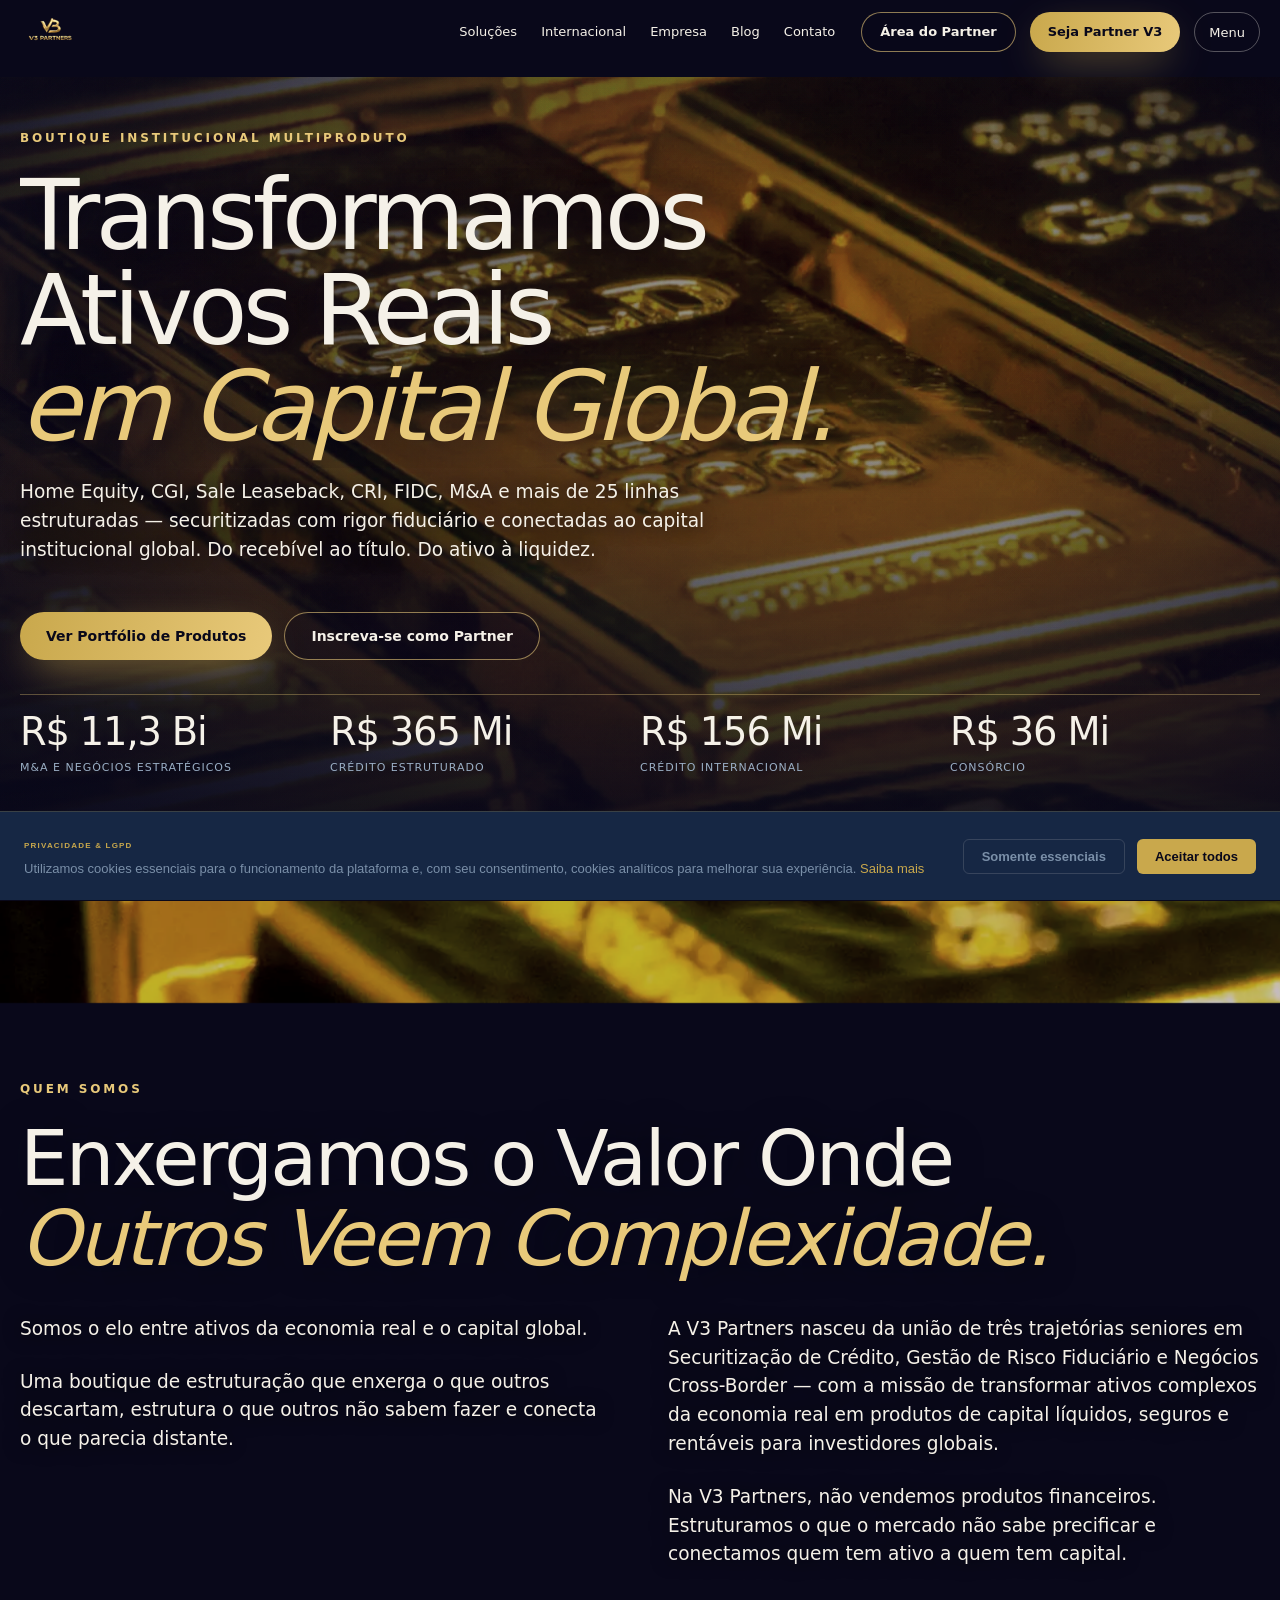
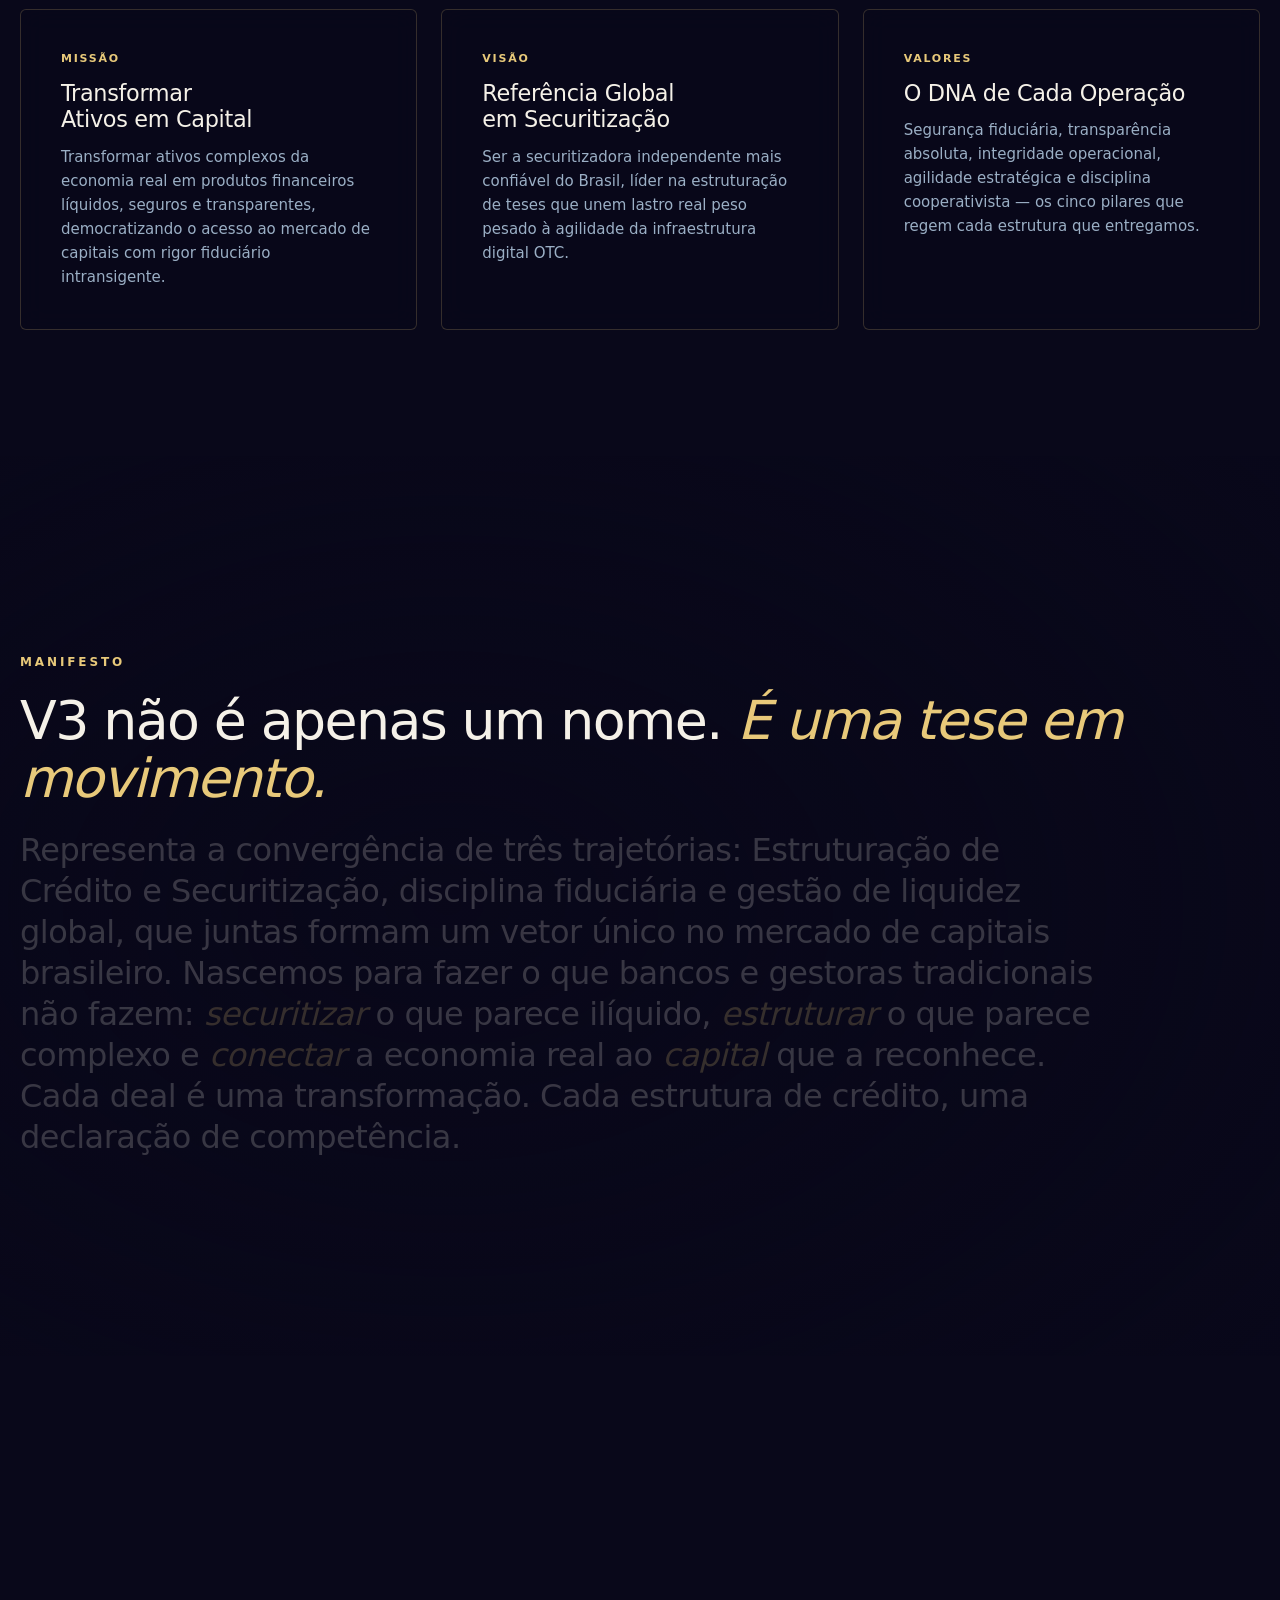
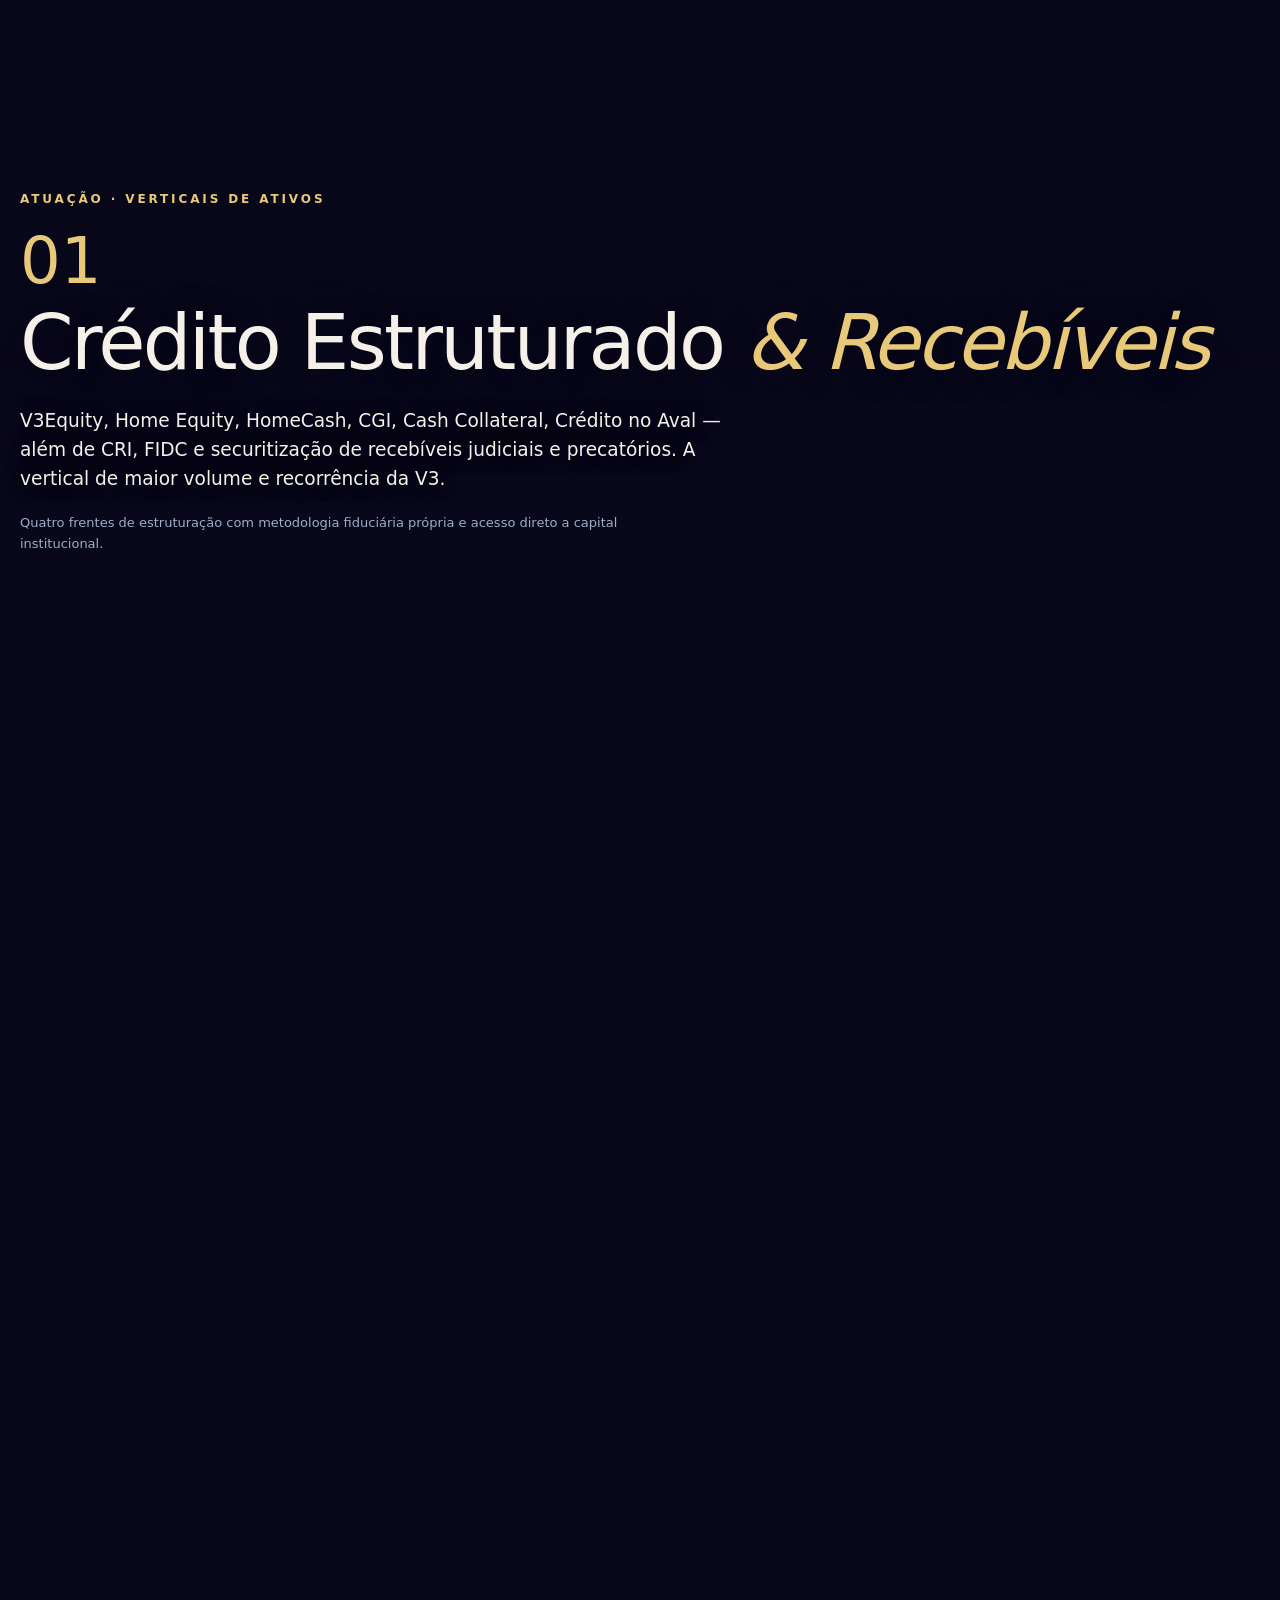
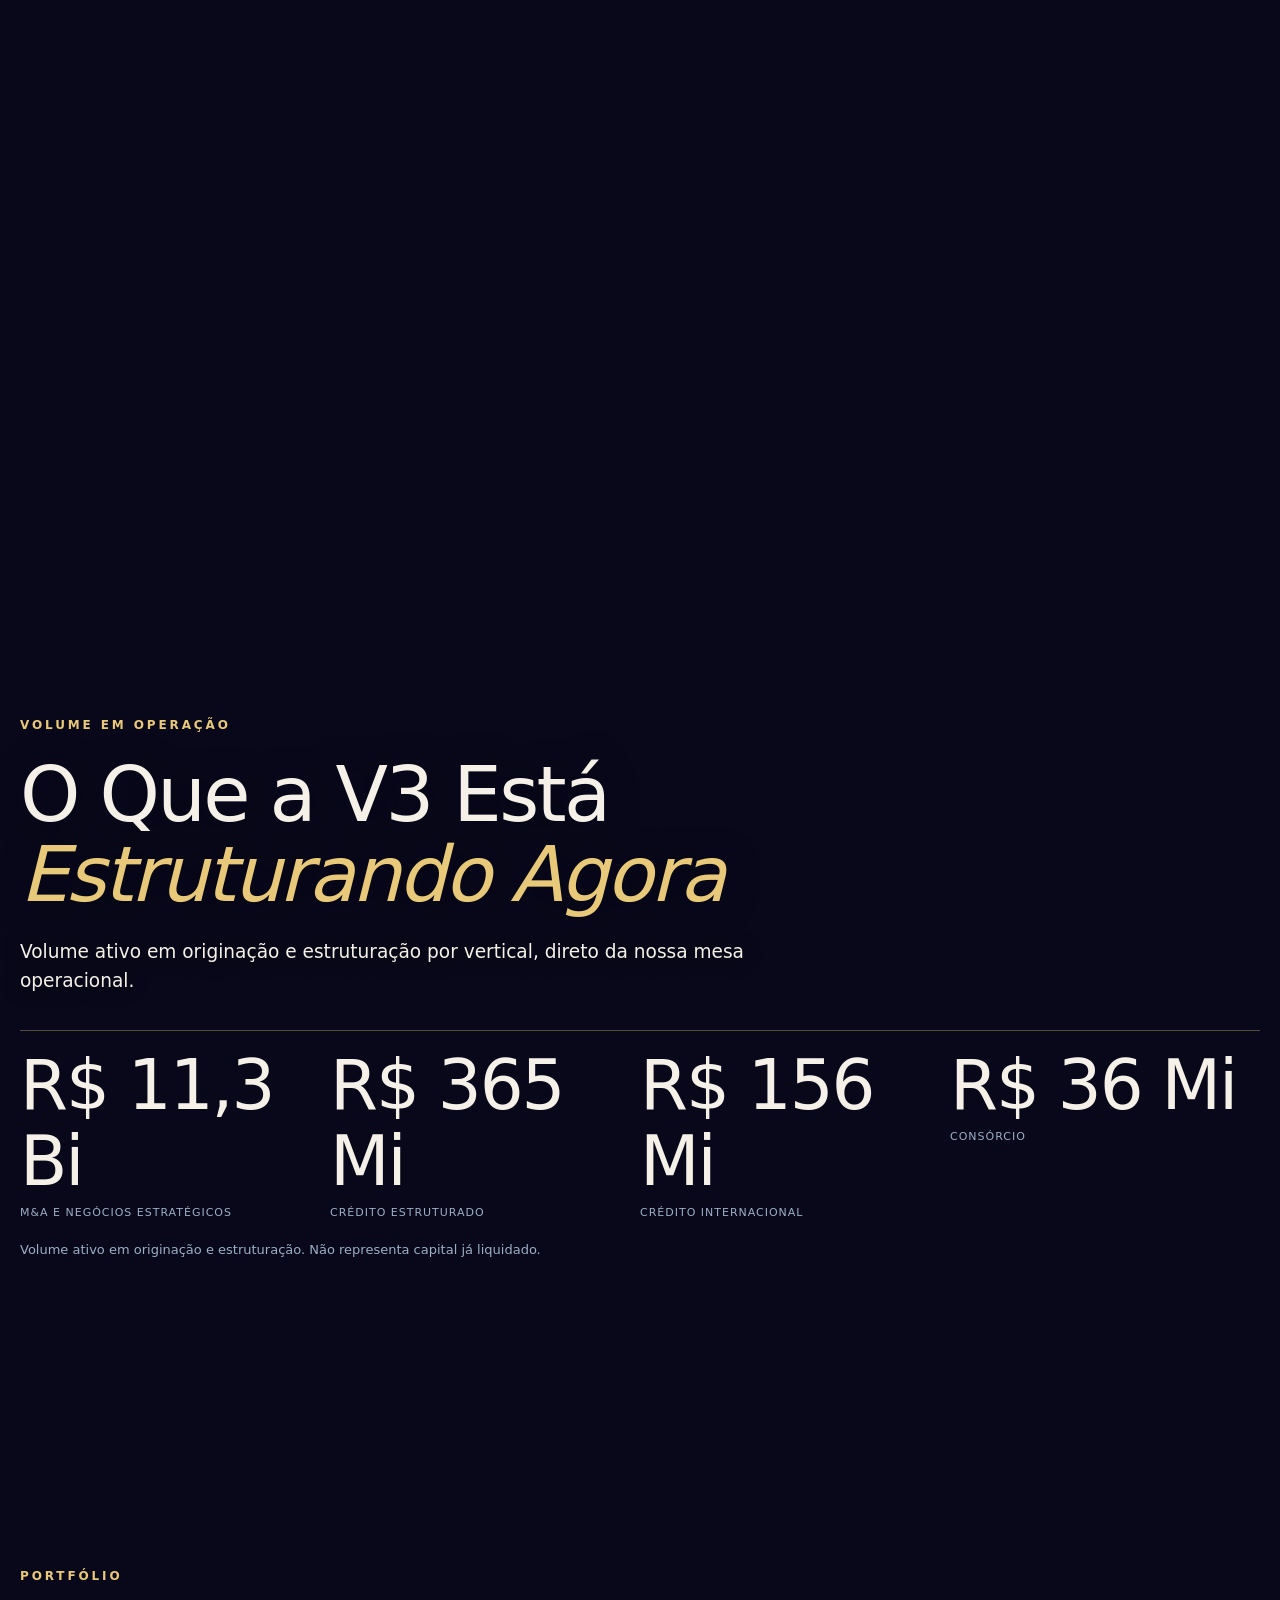
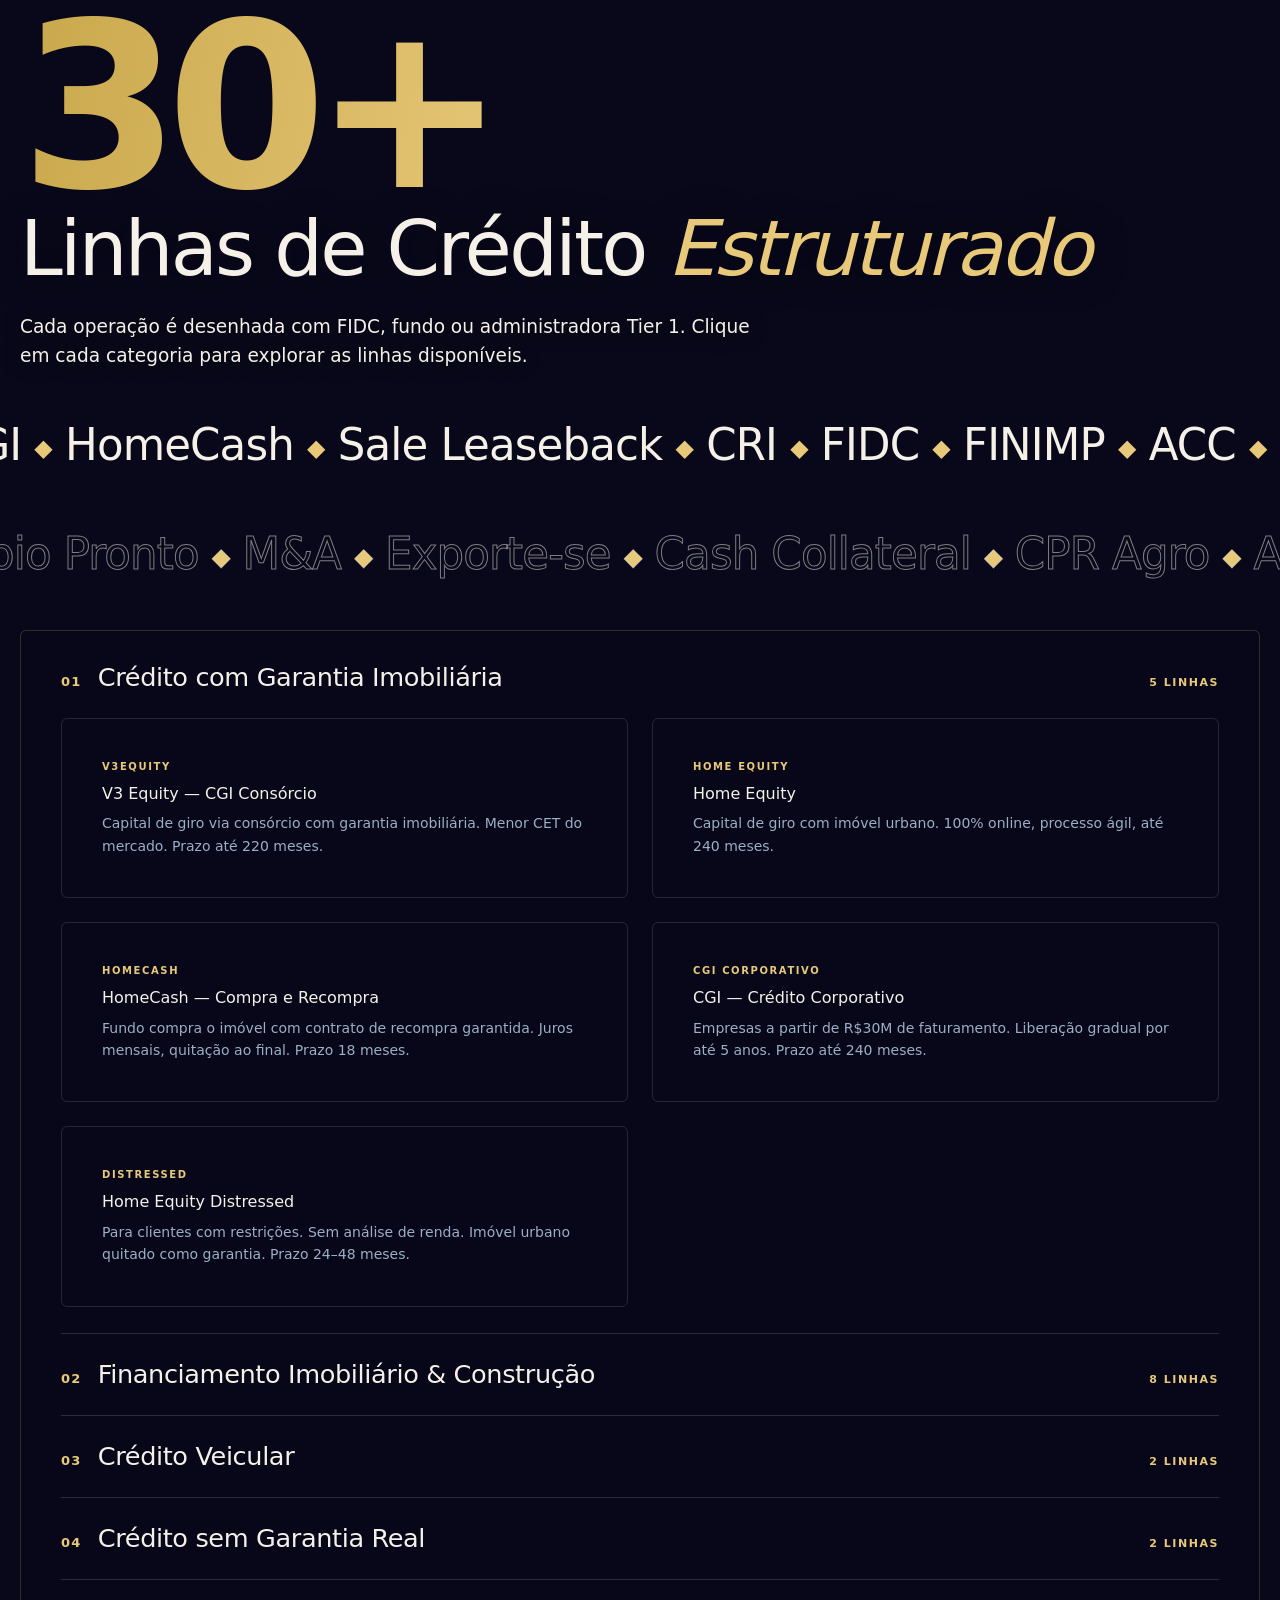
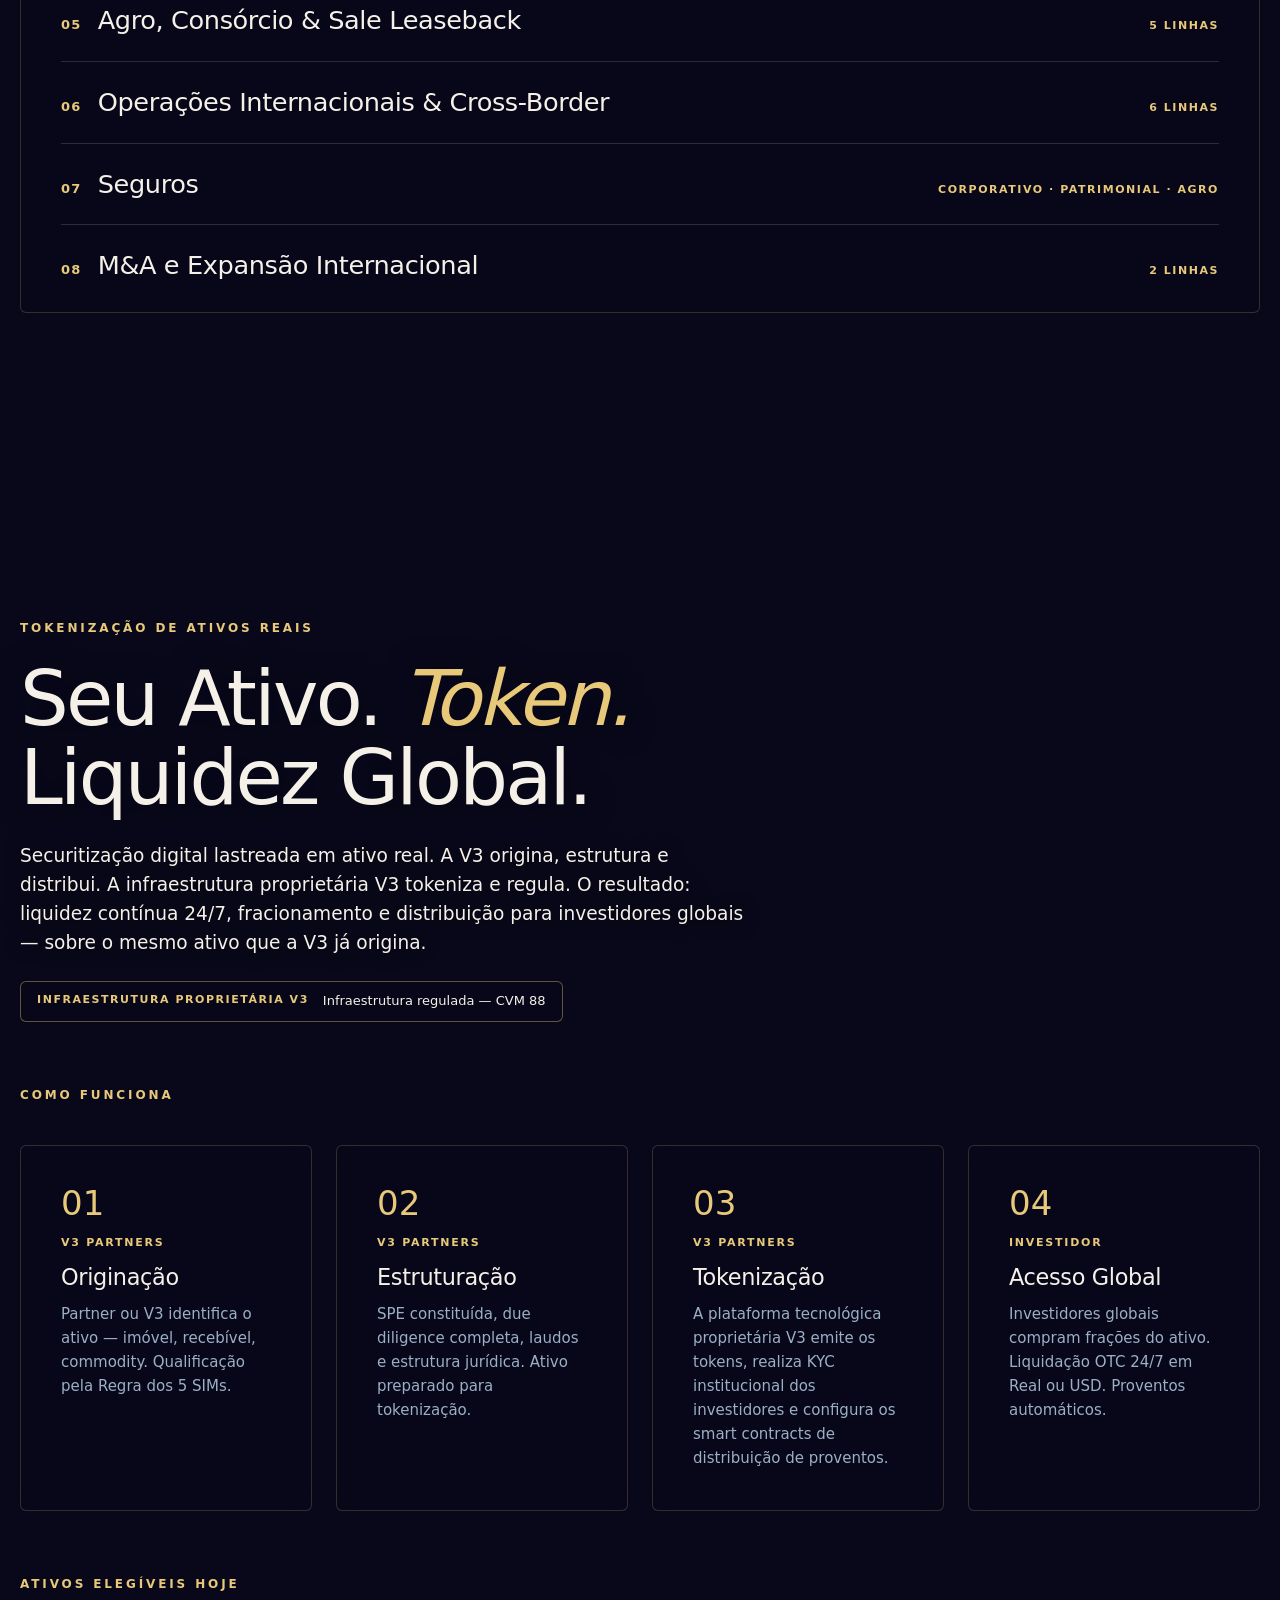
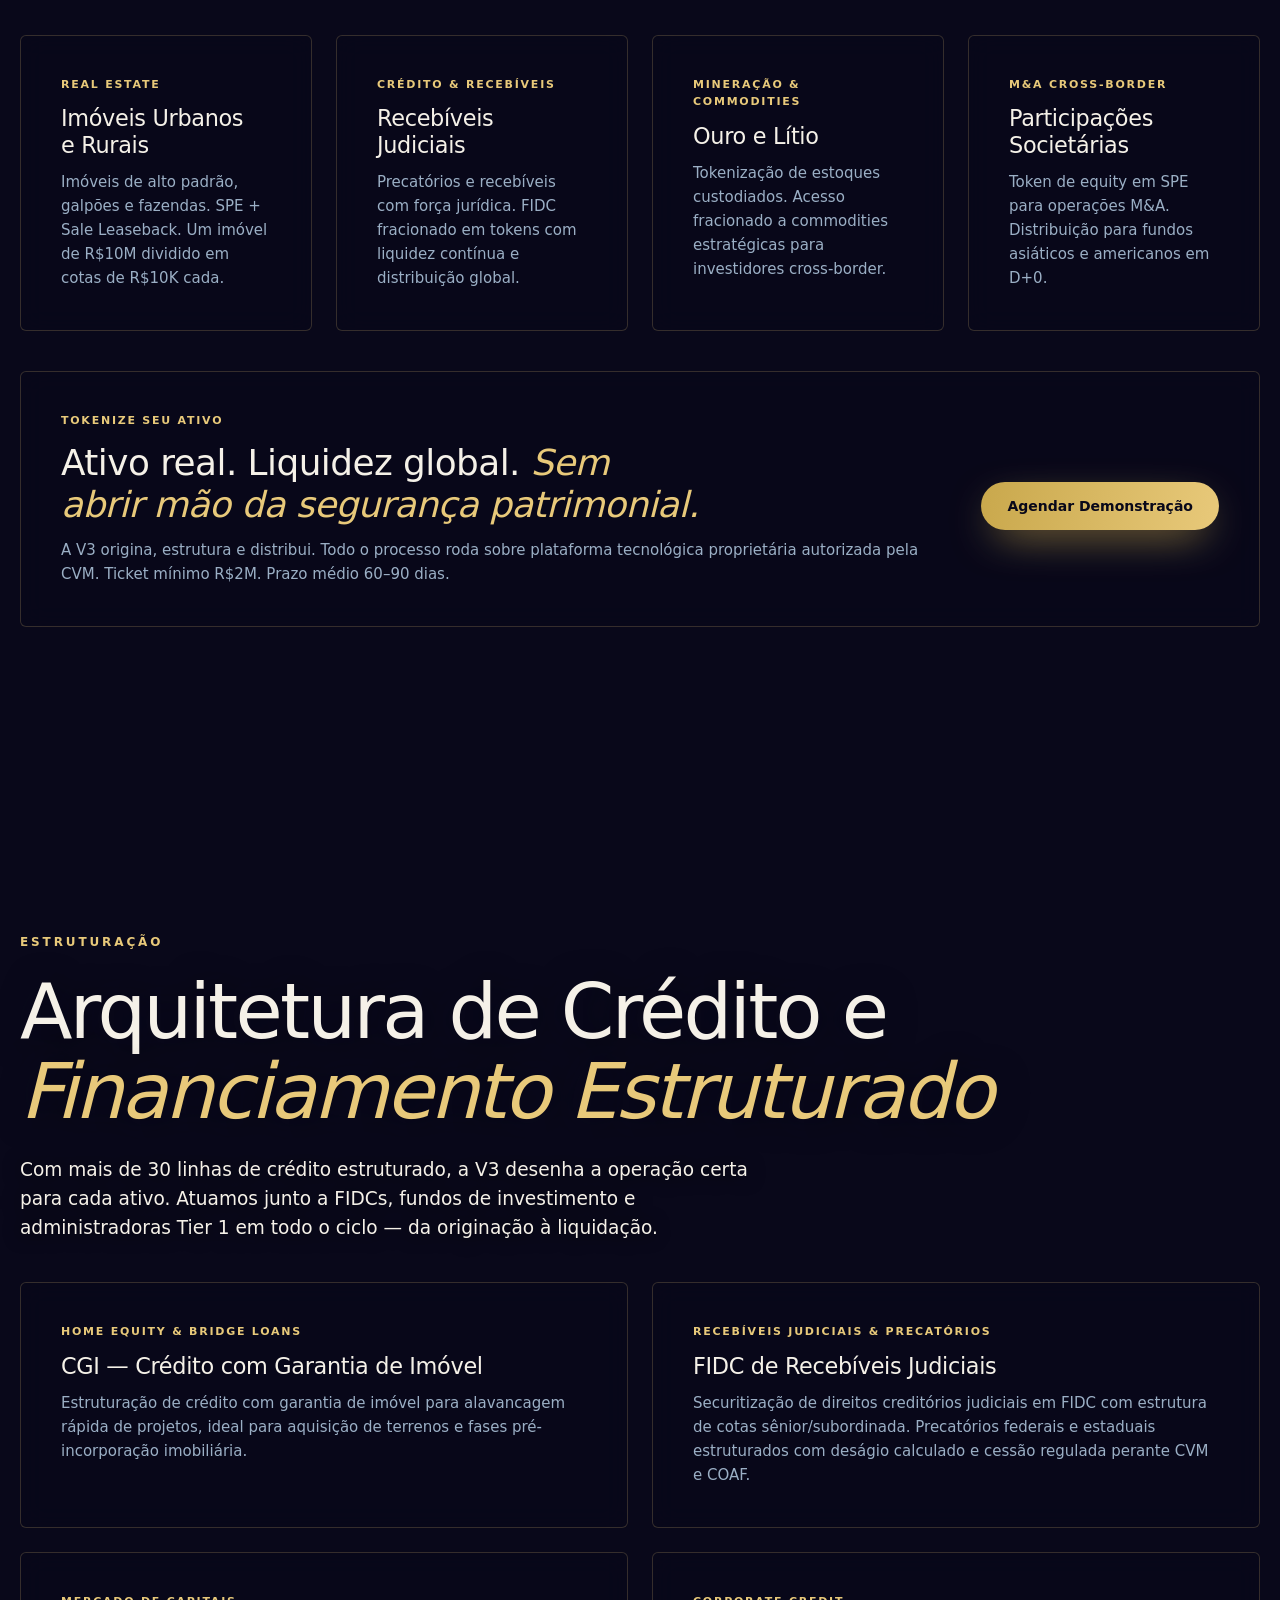
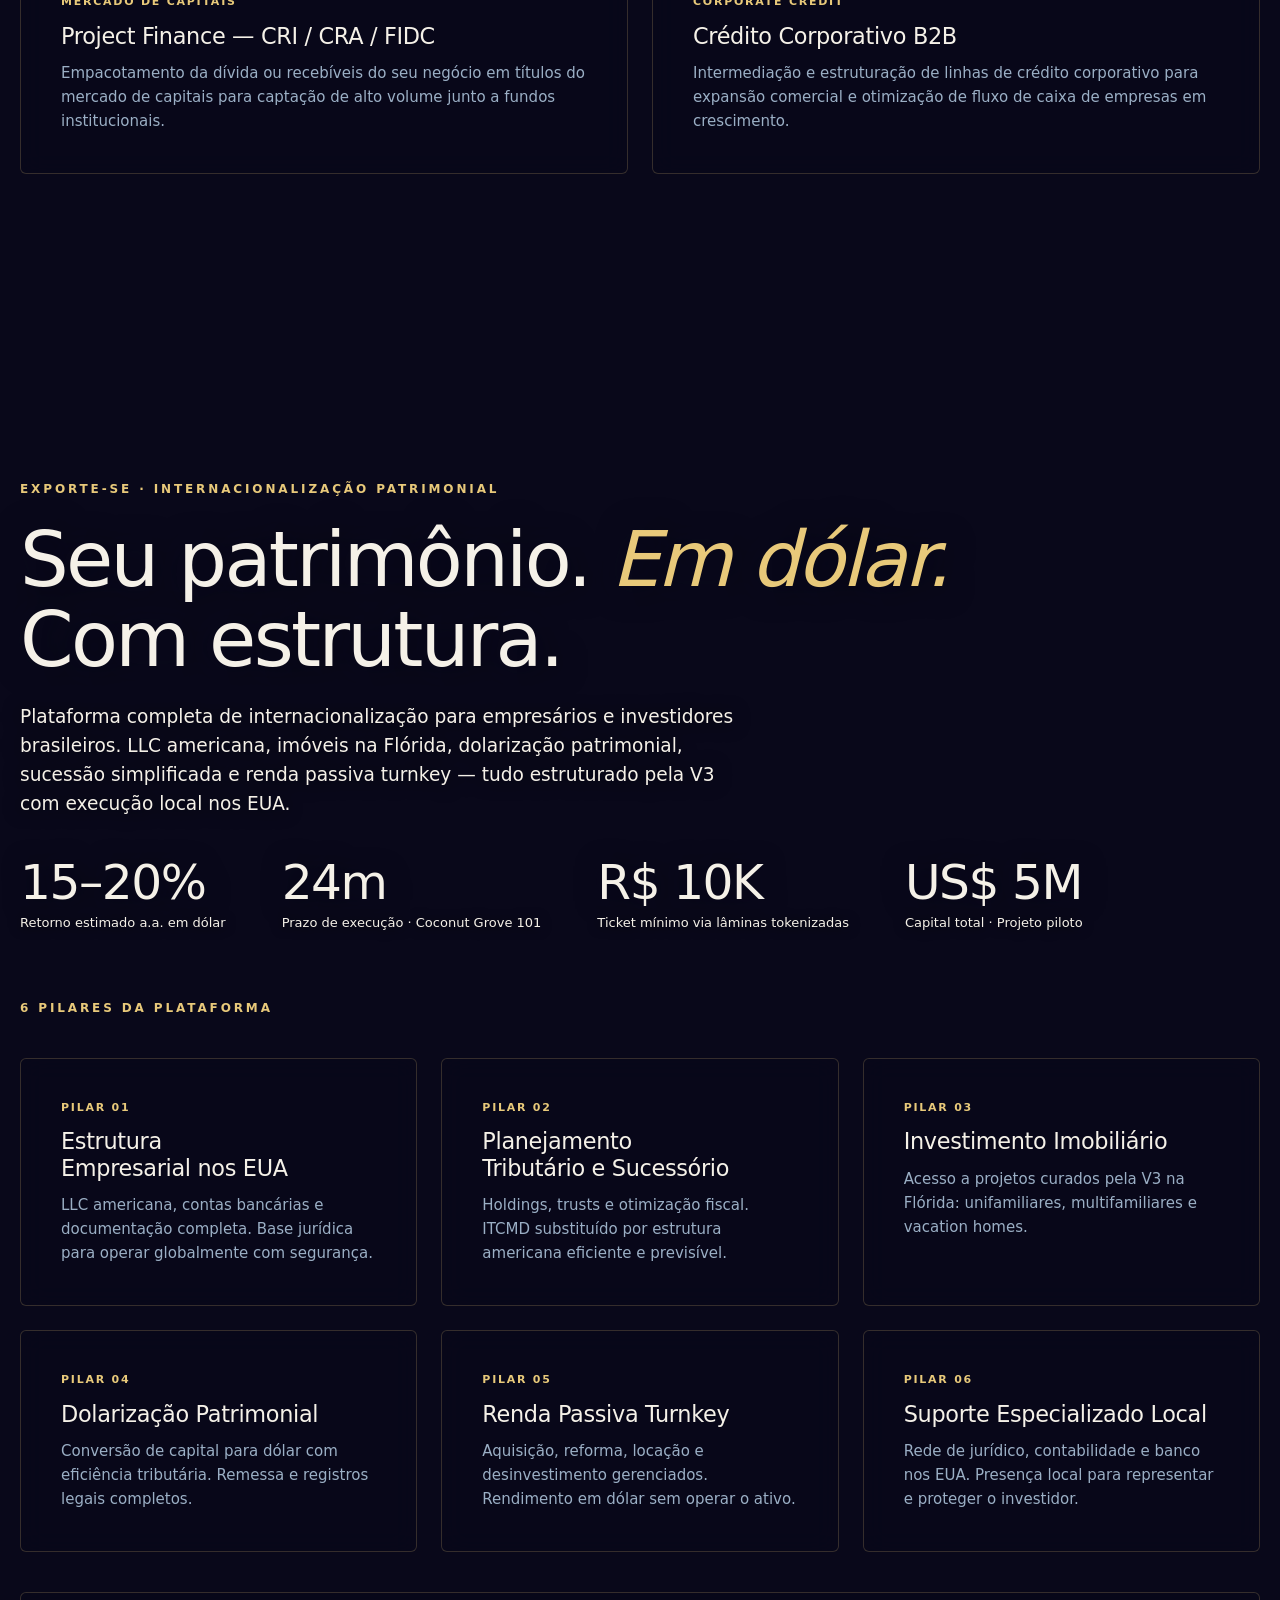
<file: index.html>
<!DOCTYPE html>
<html lang="pt-BR" style="color-scheme: dark;">
<head>
  <meta charset="UTF-8" />
  <meta name="viewport" content="width=device-width, initial-scale=1.0" />
  <meta name="theme-color" content="#09081A" />

  <!-- ══════════════════════════════════════
       SEO — PRIMARY
  ══════════════════════════════════════ -->
  <title>V3 Partners | Securitizadora e Boutique de Estruturação Financeira — Rio de Janeiro</title>
  <meta name="description" content="V3 Partners é uma boutique institucional multiproduto de securitização e estruturação financeira. Atuamos em Real Estate (SLB, BTS, BTR), Crédito e Recebíveis Judiciais, Mineração e Commodities (lítio, ouro) e M&A Cross-Border. Rio de Janeiro, Brasil." />
  <meta name="keywords" content="securitizadora independente Brasil, estruturação financeira boutique, FIDC CRI precatórios, sale leaseback build to suit, M&A cross-border commodities, rede parceiros securitização, recebíveis judiciais precatórios, crédito estruturado garantia imóvel, mineração lítio ouro estruturação, V3 Partners Rio de Janeiro" />
  <meta name="author" content="V3 Partners Soluções Ltda" />
  <meta name="robots" content="index, follow" />
  <link rel="canonical" href="https://www.v3partners.com.br/" />

  <!-- ══════════════════════════════════════
       SEO — OPEN GRAPH (WhatsApp, LinkedIn, Facebook)
  ══════════════════════════════════════ -->
  <meta property="og:type" content="website" />
  <meta property="og:site_name" content="V3 Partners" />
  <meta property="og:title" content="V3 Partners | Securitizadora e Boutique de Estruturação Financeira" />
  <meta property="og:description" content="O elo entre a economia real e o mercado de capitais global. Estruturamos operações de securitização, Real Estate, Mineração e M&A Cross-Border com rigor fiduciário e execução direta." />
  <meta property="og:url" content="https://www.v3partners.com.br/" />
  <meta property="og:image" content="https://www.v3partners.com.br/assets/img/og-image.jpeg" />
  <meta property="og:image:width" content="1200" />
  <meta property="og:image:height" content="630" />
  <meta property="og:locale" content="pt_BR" />

  <!-- ══════════════════════════════════════
       SEO — TWITTER / X CARD
  ══════════════════════════════════════ -->
  <meta name="twitter:card" content="summary_large_image" />
  <meta name="twitter:title" content="V3 Partners | Securitizadora e Boutique de Estruturação Financeira" />
  <meta name="twitter:description" content="O elo entre a economia real e o mercado de capitais global. Securitização, Real Estate, Mineração e M&A Cross-Border." />
  <meta name="twitter:image" content="https://www.v3partners.com.br/assets/img/og-image.jpeg" />

  <!-- ══════════════════════════════════════
       SEO — SCHEMA.ORG (Google Rich Results)
  ══════════════════════════════════════ -->
  <script type="application/ld+json">
  {
    "@context": "https://schema.org",
    "@type": "FinancialService",
    "name": "V3 Partners",
    "legalName": "V3 Partners Soluções Ltda",
    "url": "https://www.v3partners.com.br",
    "logo": "https://www.v3partners.com.br/assets/img/v3-logo-3d-alpha.png",
    "image": "https://www.v3partners.com.br/assets/img/hero-bg.jpeg",
    "description": "Boutique institucional multiproduto de securitização e estruturação financeira. Atuamos em Real Estate estruturado, Crédito e Recebíveis Judiciais, Mineração e Commodities estratégicas e M&A Cross-Border.",
    "foundingDate": "2026",
    "taxID": "14.219.287/0001-50",
    "email": "deal@v3partners.com.br",
    "address": {
      "@type": "PostalAddress",
      "streetAddress": "Rua Visconde de Pirajá, 414, Sala 718",
      "addressLocality": "Ipanema",
      "addressRegion": "RJ",
      "postalCode": "22410-002",
      "addressCountry": "BR"
    },
    "areaServed": ["BR", "US", "JP", "SV"],
    "serviceType": [
      "Securitização de Recebíveis",
      "Estruturação de CRI e FIDC",
      "Sale and Leaseback",
      "Build to Suit",
      "Build to Rent",
      "M&A Cross-Border",
      "Trading de Commodities",
      "Crédito com Garantia de Imóvel"
    ],
    "founder": [
      {
        "@type": "Person",
        "name": "João Lemos Netto",
        "jobTitle": "Managing Partner — Head de M&A e Estruturação"
      },
      {
        "@type": "Person",
        "name": "Robson Lino dos Santos",
        "jobTitle": "Managing Partner — COO e Compliance"
      },
      {
        "@type": "Person",
        "name": "Hamilton Santos",
        "jobTitle": "Managing Partner — CFO e Relações Institucionais"
      }
    ],
    "sameAs": [
      "https://www.instagram.com/V3Partners"
    ]
  }
  </script>

  <!-- ══════════════════════════════════════
       SECURITY HEADERS (meta — reforço client-side)
       Headers definitivos estão em /_headers (Hostinger)
  ══════════════════════════════════════ -->
  <meta http-equiv="X-Content-Type-Options" content="nosniff" />
  <meta http-equiv="X-Frame-Options" content="DENY" />
  <meta http-equiv="Referrer-Policy" content="strict-origin-when-cross-origin" />
  <meta http-equiv="Permissions-Policy" content="camera=(), microphone=(), geolocation=(), payment=()" />
  <meta http-equiv="Content-Security-Policy" content="default-src 'self'; style-src 'self' 'unsafe-inline' https://fonts.googleapis.com; font-src 'self' https://fonts.gstatic.com; script-src 'self' 'unsafe-inline' https://www.googletagmanager.com https://connect.facebook.net https://www.googleadservices.com https://googleads.g.doubleclick.net; img-src 'self' data: https:; connect-src 'self' https://www.google-analytics.com https://analytics.google.com https://www.googletagmanager.com https://www.facebook.com https://connect.facebook.net https://www.googleadservices.com https://googleads.g.doubleclick.net; frame-ancestors 'none';" />

  <!-- ══════════════════════════════════════
       SITEMAP / PRECONNECT
  ══════════════════════════════════════ -->
  <link rel="icon" type="image/png" href="assets/img/favicon.png" />
  <link rel="apple-touch-icon" href="assets/img/favicon.png" />
  <link rel="sitemap" type="application/xml" href="/sitemap.xml" />
  <link rel="preconnect" href="https://fonts.googleapis.com" />
  <link rel="preconnect" href="https://fonts.gstatic.com" crossorigin />
  <link href="https://fonts.googleapis.com/css2?family=DM+Sans:ital,opsz,wght@0,9..40,300;0,9..40,400;0,9..40,500;0,9..40,700;0,9..40,800;1,9..40,300&display=swap" rel="stylesheet" />
  

  <!-- Google Analytics 4 -->
  <script async src="https://www.googletagmanager.com/gtag/js?id=G-40BMZPHQ28"></script>
  <script>
    window.dataLayer = window.dataLayer || [];
    function gtag(){dataLayer.push(arguments);}
    gtag('js', new Date());
    gtag('config', 'G-40BMZPHQ28');
    // TODO Google Ads: quando a conta e a ação de conversão existirem,
    // adicionar aqui: gtag('config', 'AW-CONVERSION_ID');
    // e, no evento de conversão real (ex: envio do formulário de Partner):
    // gtag('event', 'conversion', {'send_to': 'AW-CONVERSION_ID/LABEL'});
    // CSP já libera googleadservices.com e googleads.g.doubleclick.net —
    // não precisa mexer no CSP de novo quando o ID real chegar.
  </script>

  <!-- Meta Pixel Code -->
  <script>
  !function(f,b,e,v,n,t,s)
  {if(f.fbq)return;n=f.fbq=function(){n.callMethod?
  n.callMethod.apply(n,arguments):n.queue.push(arguments)};
  if(!f._fbq)f._fbq=n;n.push=n;n.loaded=!0;n.version='2.0';
  n.queue=[];t=b.createElement(e);t.async=!0;
  t.src=v;s=b.getElementsByTagName(e)[0];
  s.parentNode.insertBefore(t,s)}(window, document,'script',
  'https://connect.facebook.net/en_US/fbevents.js');
  fbq('init', '4044663455835673');
  fbq('track', 'PageView');
  </script>
  <noscript><img height="1" width="1" style="display:none"
  src="https://www.facebook.com/tr?id=4044663455835673&ev=PageView&noscript=1"
  /></noscript>
  <!-- End Meta Pixel Code -->
  <link rel="preload" as="image" href="assets/img/home/predios.webp" />
  <link rel="stylesheet" href="assets/css/home-cinema.css" />
</head>
<body>
<a class="skip" href="#home">Pular para o conteúdo</a>
<div id="plates" class="film" aria-hidden="true"><div class="plate"></div><div class="plate"></div><div class="plate"></div><div class="plate"></div><div class="plate"></div><div class="plate"></div><div class="plate"></div><div class="plate"></div><div class="plate"></div><div class="plate"></div><div class="plate"></div><div class="plate"></div><div class="plate"></div><div class="plate"></div><div class="plate"></div><div class="plate"></div></div>
<div class="film vig"></div><div class="film grain"></div>
<div class="bar t"></div><div class="bar b"></div>
<div id="pre" aria-hidden="true"><div><img src="assets/img/home/logo.webp" alt=""><b id="pc">000</b></div></div>

<nav id="nav" aria-label="Principal">
  <a href="/" class="brand"><img src="assets/img/home/logo.webp" alt="V3 Partners"></a>
  <div class="links"><a href="#estruturacao">Soluções</a><a href="#exporte-se">Internacional</a><a href="#sobre">Empresa</a><a href="blog/">Blog</a><a href="#contato">Contato</a></div>
  <a class="btn l mini hide-m" href="https://app.v3partners.com.br/dashboard">Área do Partner</a>
  <a class="btn g mini" href="partners">Seja Partner V3</a>
  <button id="mbtn" type="button" aria-expanded="false" aria-controls="menu">Menu</button>
</nav>
<div id="menu" hidden>
  <div><p class="eyebrow">Soluções</p><a href="#estruturacao">Estruturação</a><a href="#portfolio">Crédito &amp; Portfólio</a><a href="bolsa-de-ativos">Balcão de Ativos</a><a href="#tokenizacao">Tokenização de Ativos</a></div>
  <div><p class="eyebrow">Internacional</p><a href="#exporte-se">Exporte-se</a><a href="#wealth">Wealth Management</a><a href="#global">Cross-Border</a></div>
  <div><p class="eyebrow">Empresa</p><a href="#sobre">Sobre a V3</a><a href="#verticais">Verticais de Atuação</a><a href="#diretoria">Diretoria</a><a href="#governanca">Governança</a><a href="blog/">Blog</a><a href="#contato">Contato</a><a href="https://app.v3partners.com.br/dashboard">Área do Partner</a></div>
</div>

<main>
<section id="home" data-ph data-cap="Mercado"><div class="wrap">
  <p class="eyebrow">Boutique Institucional Multiproduto</p>
  <h1><span class="mask"><span>Transformamos Ativos Reais</span></span><span class="mask"><span style="--d:.14s"><em>em Capital Global.</em></span></span></h1>
  <div class="row">
    <p class="lead rv" style="--d:.5s">Home Equity, CGI, Sale Leaseback, CRI, FIDC, M&amp;A e mais de 25 linhas estruturadas — securitizadas com rigor fiduciário e conectadas ao capital institucional global. Do recebível ao título. Do ativo à liquidez.</p>
    <div class="cta rv" style="--d:.65s"><a class="btn g" href="#portfolio">Ver Portfólio de Produtos</a><a class="btn l" href="partners">Inscreva-se como Partner</a></div>
  </div>
  <div class="stats rv" id="v3-hero-stats" style="--d:.8s"><div><p class="v3-stat-number" data-stat="ma" data-fallback="11268675200">R$ 0</p><small>M&amp;A e Negócios Estratégicos</small></div><div><p class="v3-stat-number" data-stat="credito" data-fallback="364814000">R$ 0</p><small>Crédito Estruturado</small></div><div><p class="v3-stat-number" data-stat="credito_internacional" data-fallback="156000000">R$ 0</p><small>Crédito Internacional</small></div><div><p class="v3-stat-number" data-stat="consorcio" data-fallback="35796600">R$ 0</p><small>Consórcio</small></div></div>
</div></section>

<section id="sobre" class="sec" data-ph data-cap="Quem Somos"><div class="wrap">
  <p class="eyebrow">Quem Somos</p>
  <h2 class="rv">Enxergamos o Valor Onde <em>Outros Veem Complexidade.</em></h2>
  <div class="two">
    <div class="rv"><p class="lead strong">Somos o elo entre ativos da economia real e o capital global.</p><p class="lead">Uma boutique de estruturação que enxerga o que outros descartam, estrutura o que outros não sabem fazer e conecta o que parecia distante.</p></div>
    <div class="rv" style="--d:.12s"><p class="lead">A V3 Partners nasceu da união de três trajetórias seniores em Securitização de Crédito, Gestão de Risco Fiduciário e Negócios Cross-Border — com a missão de transformar ativos complexos da economia real em produtos de capital líquidos, seguros e rentáveis para investidores globais.</p><p class="lead strong">Na V3 Partners, não vendemos produtos financeiros. Estruturamos o que o mercado não sabe precificar e conectamos quem tem ativo a quem tem capital.</p></div>
  </div>
  <div class="grid g3">
    <article class="sheet rv"><p class="tag">Missão</p><h3>Transformar Ativos em Capital</h3><p>Transformar ativos complexos da economia real em produtos financeiros líquidos, seguros e transparentes, democratizando o acesso ao mercado de capitais com rigor fiduciário intransigente.</p></article>
    <article class="sheet rv" style="--d:.1s"><p class="tag">Visão</p><h3>Referência Global em Securitização</h3><p>Ser a securitizadora independente mais confiável do Brasil, líder na estruturação de teses que unem lastro real peso pesado à agilidade da infraestrutura digital OTC.</p></article>
    <article class="sheet rv" style="--d:.2s"><p class="tag">Valores</p><h3>O DNA de Cada Operação</h3><p>Segurança fiduciária, transparência absoluta, integridade operacional, agilidade estratégica e disciplina cooperativista — os cinco pilares que regem cada estrutura que entregamos.</p></article>
  </div>
</div></section>

<section id="manifesto"><div class="stick"><div class="wrap">
  <p class="eyebrow">Manifesto</p>
  <p id="mtitulo">V3 não é apenas um nome. <em>É uma tese em movimento.</em></p>
  <p id="mtxt">Representa a convergência de três trajetórias: Estruturação de Crédito e Securitização, disciplina fiduciária e gestão de liquidez global, que juntas formam um vetor único no mercado de capitais brasileiro. Nascemos para fazer o que bancos e gestoras tradicionais não fazem: securitizar o que parece ilíquido, estruturar o que parece complexo e conectar a economia real ao capital que a reconhece. Cada deal é uma transformação. Cada estrutura de crédito, uma declaração de competência.</p>
</div></div></section>

<section id="verticais"><div class="stick"><div class="rail" id="rail">
  <article class="panel" data-ph data-cap="Crédito"><div class="wrap"><p class="eyebrow">Atuação · Verticais de Ativos</p><p class="vnum">01</p><h2>Crédito Estruturado <em>&amp; Recebíveis</em></h2><p class="lead">V3Equity, Home Equity, HomeCash, CGI, Cash Collateral, Crédito no Aval — além de CRI, FIDC e securitização de recebíveis judiciais e precatórios. A vertical de maior volume e recorrência da V3.</p><p class="note">Quatro frentes de estruturação com metodologia fiduciária própria e acesso direto a capital institucional.</p></div></article>
  <article class="panel" data-ph data-cap="Real Estate"><div class="wrap"><p class="eyebrow">Atuação · Verticais de Ativos</p><p class="vnum">02</p><h2>Real Estate <em>Estruturado</em></h2><p class="lead">BTS, BTR, SLB, Fundo Construção (Moradia, Reforma, Construtoras e Incorporadoras), CRI e Financiamento Imobiliário — inclusive para brasileiros no exterior e estrangeiros.</p></div></article>
  <article class="panel" data-ph data-cap="Commodities"><div class="wrap"><p class="eyebrow">Atuação · Verticais de Ativos</p><p class="vnum">03</p><h2>Mineração <em>&amp; Commodities</em></h2><p class="lead">Intermediação cross-border, estruturação de negócios e bancarização de metais preciosos e minérios estratégicos — lítio, ouro e commodities globais.</p></div></article>
  <article class="panel" data-ph data-cap="M&amp;A"><div class="wrap"><p class="eyebrow">Atuação · Verticais de Ativos</p><p class="vnum">04</p><h2>M&amp;A e Negócios <em>Estratégicos</em></h2><p class="lead">M&amp;A buy-side e sell-side, Exporte-se (estruturação EUA), Câmbio Pronto, FINIMP, ACC, ACE e Operações Internacionais Cash Collateral a partir de U$2M — com acesso direto a fundos asiáticos, americanos e europeus.</p></div></article>
</div></div></section>

<section id="numeros" class="sec" data-ph data-cap="Volume"><div class="wrap">
  <p class="eyebrow">Volume em Operação</p>
  <h2 class="rv">O Que a V3 Está <em>Estruturando Agora</em></h2>
  <p class="lead rv">Volume ativo em originação e estruturação por vertical, direto da nossa mesa operacional.</p>
  <div class="stats big-stats rv" id="v3-stats-grid"><div><p class="v3-stat-number" data-stat="ma" data-fallback="11268675200">R$ 0</p><small>M&amp;A e Negócios Estratégicos</small></div><div><p class="v3-stat-number" data-stat="credito" data-fallback="364814000">R$ 0</p><small>Crédito Estruturado</small></div><div><p class="v3-stat-number" data-stat="credito_internacional" data-fallback="156000000">R$ 0</p><small>Crédito Internacional</small></div><div><p class="v3-stat-number" data-stat="consorcio" data-fallback="35796600">R$ 0</p><small>Consórcio</small></div></div>
  <p class="note rv">Volume ativo em originação e estruturação. Não representa capital já liquidado. <span id="v3-stats-updated"></span></p>
</div></section>

<section id="portfolio" class="sec" data-ph data-cap="Portfólio"><div class="wrap">
  <p class="eyebrow">Portfólio</p>
  <div class="big rv" aria-hidden="true">30+</div>
  <h2 class="rv">Linhas de Crédito <em>Estruturado</em></h2>
  <p class="lead rv">Cada operação é desenhada com FIDC, fundo ou administradora Tier 1. Clique em cada categoria para explorar as linhas disponíveis.</p>
</div>
<div class="tape" aria-hidden="true"><div id="t1"></div></div>
<div class="tape alt" aria-hidden="true"><div id="t2"></div></div>
<div class="wrap"><div class="cats"><details open><summary><i>01</i>Crédito com Garantia Imobiliária<small>5 linhas</small></summary><div class="linhas"><div class="linha"><p class="tag">V3Equity</p><h4>V3 Equity — CGI Consórcio</h4><p>Capital de giro via consórcio com garantia imobiliária. Menor CET do mercado. Prazo até 220 meses.</p></div><div class="linha"><p class="tag">Home Equity</p><h4>Home Equity</h4><p>Capital de giro com imóvel urbano. 100% online, processo ágil, até 240 meses.</p></div><div class="linha"><p class="tag">HomeCash</p><h4>HomeCash — Compra e Recompra</h4><p>Fundo compra o imóvel com contrato de recompra garantida. Juros mensais, quitação ao final. Prazo 18 meses.</p></div><div class="linha"><p class="tag">CGI Corporativo</p><h4>CGI — Crédito Corporativo</h4><p>Empresas a partir de R$30M de faturamento. Liberação gradual por até 5 anos. Prazo até 240 meses.</p></div><div class="linha"><p class="tag">Distressed</p><h4>Home Equity Distressed</h4><p>Para clientes com restrições. Sem análise de renda. Imóvel urbano quitado como garantia. Prazo 24–48 meses.</p></div></div></details><details><summary><i>02</i>Financiamento Imobiliário &amp; Construção<small>8 linhas</small></summary><div class="linhas"><div class="linha"><p class="tag">CRI</p><h4>CRI — Certificado de Recebíveis Imobiliários</h4><p>Construção para venda. Obra com 10%+ concluída e 35%+ vendida. De R$5M a R$150M.</p></div><div class="linha"><p class="tag">Financiamento PF</p><h4>Financiamento Imobiliário</h4><p>Aquisição residencial ou comercial. SAC ou Price. Imóveis a partir de R$300K. Prazo até 240 meses.</p></div><div class="linha"><p class="tag">Internacional</p><h4>Financiamento para Brasileiros no Exterior</h4><p>Sem tradução juramentada. Disponível em SP, RJ, BH, Curitiba, POA, Florianópolis e Campinas.</p></div><div class="linha"><p class="tag">Construção PF</p><h4>Fundo Construção — Moradia</h4><p>Obra residencial para pessoa física. Até 99% do valor. Projeto aprovado pela prefeitura. Prazo até 240 meses.</p></div><div class="linha"><p class="tag">Reforma</p><h4>Fundo Construção — Reforma</h4><p>Liberação em tranches. Avaliação em até 48h. Imóvel urbano. Prazo até 240 meses com carência de 6 meses.</p></div><div class="linha"><p class="tag">Unifamiliar</p><h4>Fundo Construção — Residencial para Venda</h4><p>Pequenos e médios construtores. Garantia: terreno e/ou VGV. Prazo até 240 meses.</p></div><div class="linha"><p class="tag">Construtoras</p><h4>Fundo Construção — Construtoras (BTS)</h4><p>Estrutura BTS corporativo. De R$2M a R$100M. Amortização SAC ou Price.</p></div><div class="linha"><p class="tag">Incorporadoras</p><h4>Fundo Construção — Incorporadoras</h4><p>Multi-lançamento com holding/subholding. A partir de R$6M. Liberação em tranches conforme avanço da obra.</p></div></div></details><details><summary><i>03</i>Crédito Veicular<small>2 linhas</small></summary><div class="linhas"><div class="linha"><p class="tag">Giro Auto</p><h4>Giro Auto — Capital de Giro com Frota</h4><p>Garantia de veículos ou frotas. Sem consulta ao BACEN. Veículos leves até 9 anos, pesados até 7 anos.</p></div><div class="linha"><p class="tag">V3Auto</p><h4>V3Auto — Refinanciamento e Aquisição</h4><p>100% digital. Caminhões, ônibus, carretas novas (Scania, Volvo, Mercedes, VW, Iveco, Fachini). Prazo até 60 meses.</p></div></div></details><details><summary><i>04</i>Crédito sem Garantia Real<small>2 linhas</small></summary><div class="linhas"><div class="linha"><p class="tag">Aval PJ</p><h4>Crédito no Aval — Pessoa Jurídica</h4><p>Sem avalista ou garantia real. PJ com 3+ anos e faturamento entre R$240K e R$12M. Prazo de 6 a 60 meses.</p></div><div class="linha"><p class="tag">Cash Collateral</p><h4>Cash Collateral</h4><p>Garantia líquida (dinheiro bloqueado, CDB, títulos públicos). Taxas reduzidas. Aprovação em 15–30 dias.</p></div></div></details><details><summary><i>05</i>Agro, Consórcio &amp; Sale Leaseback<small>5 linhas</small></summary><div class="linhas"><div class="linha"><p class="tag">CPR Agro</p><h4>CPR Agro — Antecipação de CPR</h4><p>Produtores rurais. Antecipa CPR emitida para valor presente. A partir de R$500K. Prazo até vencimento da CPR.</p></div><div class="linha"><p class="tag">Maquinários</p><h4>Capital Maquinários</h4><p>Linha amarela, carretas e caminhões com até 5 anos. De R$25K a R$10M. Prazo até 60 meses com carência de 1 ano.</p></div><div class="linha"><p class="tag">Consórcio</p><h4>Consórcio Curado V3</h4><p>PF e PJ. Curadoria das melhores administradoras do mercado. Gestão completa da carteira. Prazo de 24 a 220 meses.</p></div><div class="linha"><p class="tag">Carta Contemplada</p><h4>Cartas de Crédito Contempladas</h4><p>Carta já sorteada ou contemplada por lance. Aquisição planejada e rápida. Estruturação em 7 a 30 dias.</p></div><div class="linha"><p class="tag">Sale Leaseback</p><h4>Sale Leaseback — Imóvel / Agro</h4><p>Fundo compra e arrenda de volta o imóvel rural ou urbano. De R$2M a R$100M. Juros anuais, quitação em 10 anos.</p></div></div></details><details><summary><i>06</i>Operações Internacionais &amp; Cross-Border<small>6 linhas</small></summary><div class="linhas"><div class="linha"><p class="tag">Int. Cash Collateral</p><h4>Op. Internacional — Cash Collateral (25%)</h4><p>Projetos de expansão. A partir de U$2M. 25% em garantia bloqueada em banco AAA. Prazo 10 anos, 3 de carência.</p></div><div class="linha"><p class="tag">Int. Imóvel</p><h4>Op. Internacional — Garantia Imobiliária</h4><p>Faturamento mínimo R$25M/ano. LTV 50%. A partir de U$10M. Prazo 10 anos, 2 de carência.</p></div><div class="linha"><p class="tag">Câmbio</p><h4>Câmbio Pronto</h4><p>Conversão imediata entre moedas. Liquidação D+0 a D+2. Pagamentos internacionais, remessas e investimentos no exterior.</p></div><div class="linha"><p class="tag">FINIMP</p><h4>FINIMP — Financiamento de Importação</h4><p>Crédito em moeda estrangeira com isenção de IOF. Proteção cambial via hedge. Prazo de 90 dias a 5 anos.</p></div><div class="linha"><p class="tag">ACC</p><h4>ACC — Adiantamento Pré-Embarque</h4><p>Exportadores. Antecipa capital antes do envio da mercadoria. Taxas internacionais. Prazo até 360 dias.</p></div><div class="linha"><p class="tag">ACE</p><h4>ACE — Adiantamento Pós-Embarque</h4><p>Antecipa recebíveis internacionais após o embarque. Transforma vendas externas em liquidez imediata. Prazo 180–540 dias.</p></div></div></details><details><summary><i>07</i>Seguros<small>Corporativo · Patrimonial · Agro</small></summary><div class="linhas"><div class="linha"><p class="tag">Corporativo</p><h4>Seguros Corporativos</h4><p>Empresarial · Saúde Empresarial · Vida em Grupo · Auto Frota · RC Profissional · Seguro Garantia · Carga · Risco de Engenharia.</p></div><div class="linha"><p class="tag">Patrimonial</p><h4>Seguros Patrimoniais &amp; Operacionais</h4><p>Automóvel · RD Equipamentos · Náutico · Aeronáutico (Jatos, Turbohélices, Helicópteros).</p></div><div class="linha"><p class="tag">Agro</p><h4>Seguros Agro &amp; Especializados</h4><p>Equino/Bovino · Colheita Garantida (soja, milho, algodão) · Bike.</p></div></div></details><details><summary><i>08</i>M&amp;A e Expansão Internacional<small>2 linhas</small></summary><div class="linhas"><div class="linha"><p class="tag">M&amp;A</p><h4>M&amp;A — Fusões e Aquisições</h4><p>Buy-side e sell-side. Centenas de empresas em esteira. 1/3 da comissão líquida para o partner que captou o ativo.</p></div><div class="linha"><p class="tag">Exporte-se</p><h4>Exporte-se — Estruturação nos EUA</h4><p>LLC americana, conta bancária, dolarização do capital, real estate nos EUA, planejamento sucessório e patrimonial.</p></div></div></details></div></div></section>

<section id="tokenizacao" class="sec" data-ph data-cap="Tokenização"><div class="wrap">
  <p class="eyebrow">Tokenização de Ativos Reais</p>
  <h2 class="rv">Seu Ativo. <em>Token.</em><br>Liquidez Global.</h2>
  <p class="lead rv">Securitização digital lastreada em ativo real. A V3 origina, estrutura e distribui. A infraestrutura proprietária V3 tokeniza e regula. O resultado: liquidez contínua 24/7, fracionamento e distribuição para investidores globais — sobre o mesmo ativo que a V3 já origina.</p>
  <p class="pill rv"><b>Infraestrutura Proprietária V3</b><span>Infraestrutura regulada — CVM 88</span></p>
  <p class="eyebrow mt">Como funciona</p>
  <div class="grid g4">
    <article class="sheet rv"><p class="n">01</p><p class="tag">V3 Partners</p><h3>Originação</h3><p>Partner ou V3 identifica o ativo — imóvel, recebível, commodity. Qualificação pela Regra dos 5 SIMs.</p></article>
    <article class="sheet rv" style="--d:.08s"><p class="n">02</p><p class="tag">V3 Partners</p><h3>Estruturação</h3><p>SPE constituída, due diligence completa, laudos e estrutura jurídica. Ativo preparado para tokenização.</p></article>
    <article class="sheet rv" style="--d:.16s"><p class="n">03</p><p class="tag">V3 Partners</p><h3>Tokenização</h3><p>A plataforma tecnológica proprietária V3 emite os tokens, realiza KYC institucional dos investidores e configura os smart contracts de distribuição de proventos.</p></article>
    <article class="sheet rv" style="--d:.24s"><p class="n">04</p><p class="tag">Investidor</p><h3>Acesso Global</h3><p>Investidores globais compram frações do ativo. Liquidação OTC 24/7 em Real ou USD. Proventos automáticos.</p></article>
  </div>
  <p class="eyebrow mt">Ativos elegíveis hoje</p>
  <div class="grid g4">
    <article class="sheet rv"><p class="tag">Real Estate</p><h3>Imóveis Urbanos e Rurais</h3><p>Imóveis de alto padrão, galpões e fazendas. SPE + Sale Leaseback. Um imóvel de R$10M dividido em cotas de R$10K cada.</p></article>
    <article class="sheet rv" style="--d:.08s"><p class="tag">Crédito &amp; Recebíveis</p><h3>Recebíveis Judiciais</h3><p>Precatórios e recebíveis com força jurídica. FIDC fracionado em tokens com liquidez contínua e distribuição global.</p></article>
    <article class="sheet rv" style="--d:.16s"><p class="tag">Mineração &amp; Commodities</p><h3>Ouro e Lítio</h3><p>Tokenização de estoques custodiados. Acesso fracionado a commodities estratégicas para investidores cross-border.</p></article>
    <article class="sheet rv" style="--d:.24s"><p class="tag">M&amp;A Cross-Border</p><h3>Participações Societárias</h3><p>Token de equity em SPE para operações M&amp;A. Distribuição para fundos asiáticos e americanos em D+0.</p></article>
  </div>
  <div class="sheet wide rv"><div><p class="tag">Tokenize seu ativo</p><h3 class="lg">Ativo real. Liquidez global. <em>Sem abrir mão da segurança patrimonial.</em></h3><p>A V3 origina, estrutura e distribui. Todo o processo roda sobre plataforma tecnológica proprietária autorizada pela CVM. Ticket mínimo R$2M. Prazo médio 60–90 dias.</p></div><a class="btn g" href="https://wa.me/5511937639475?text=Ol%C3%A1!%20Tenho%20interesse%20em%20me%20tornar%20Partner%20e%20gostaria%20de%20agendar%20minha%20demonstra%C3%A7%C3%A3o%20para%20liberar%20meus%2030%20dias%20gr%C3%A1tis%20do%20sistema.%20Como%20podemos%20prosseguir%3F%F0%9F%9A%80%F0%9F%9A%80%F0%9F%9A%80">Agendar Demonstração</a></div>
</div></section>

<section id="estruturacao" class="sec" data-ph data-cap="Estruturação"><div class="wrap">
  <p class="eyebrow">Estruturação</p>
  <h2 class="rv">Arquitetura de Crédito e <em>Financiamento Estruturado</em></h2>
  <p class="lead rv">Com mais de 30 linhas de crédito estruturado, a V3 desenha a operação certa para cada ativo. Atuamos junto a FIDCs, fundos de investimento e administradoras Tier 1 em todo o ciclo — da originação à liquidação.</p>
  <div class="grid g2">
    <article class="sheet rv"><p class="tag">Home Equity &amp; Bridge Loans</p><h3>CGI — Crédito com Garantia de Imóvel</h3><p>Estruturação de crédito com garantia de imóvel para alavancagem rápida de projetos, ideal para aquisição de terrenos e fases pré-incorporação imobiliária.</p></article>
    <article class="sheet rv" style="--d:.1s"><p class="tag">Recebíveis Judiciais &amp; Precatórios</p><h3>FIDC de Recebíveis Judiciais</h3><p>Securitização de direitos creditórios judiciais em FIDC com estrutura de cotas sênior/subordinada. Precatórios federais e estaduais estruturados com deságio calculado e cessão regulada perante CVM e COAF.</p></article>
    <article class="sheet rv"><p class="tag">Mercado de Capitais</p><h3>Project Finance — CRI / CRA / FIDC</h3><p>Empacotamento da dívida ou recebíveis do seu negócio em títulos do mercado de capitais para captação de alto volume junto a fundos institucionais.</p></article>
    <article class="sheet rv" style="--d:.1s"><p class="tag">Corporate Credit</p><h3>Crédito Corporativo B2B</h3><p>Intermediação e estruturação de linhas de crédito corporativo para expansão comercial e otimização de fluxo de caixa de empresas em crescimento.</p></article>
  </div>
</div></section>

<section id="exporte-se" class="sec" data-ph data-cap="Exporte-se"><div class="wrap">
  <p class="eyebrow">Exporte-se · Internacionalização Patrimonial</p>
  <h2 class="rv">Seu patrimônio. <em>Em dólar.</em><br>Com estrutura.</h2>
  <p class="lead rv">Plataforma completa de internacionalização para empresários e investidores brasileiros. LLC americana, imóveis na Flórida, dolarização patrimonial, sucessão simplificada e renda passiva turnkey — tudo estruturado pela V3 com execução local nos EUA.</p>
  <div class="facts rv"><div><b>15–20%</b><span>Retorno estimado a.a. em dólar</span></div><div><b>24m</b><span>Prazo de execução · Coconut Grove 101</span></div><div><b>R$ 10K</b><span>Ticket mínimo via lâminas tokenizadas</span></div><div><b>US$ 5M</b><span>Capital total · Projeto piloto</span></div></div>
  <p class="eyebrow mt">6 Pilares da Plataforma</p>
  <div class="grid g3">
    <article class="sheet rv"><p class="tag">Pilar 01</p><h3>Estrutura Empresarial nos EUA</h3><p>LLC americana, contas bancárias e documentação completa. Base jurídica para operar globalmente com segurança.</p></article>
    <article class="sheet rv" style="--d:.08s"><p class="tag">Pilar 02</p><h3>Planejamento Tributário e Sucessório</h3><p>Holdings, trusts e otimização fiscal. ITCMD substituído por estrutura americana eficiente e previsível.</p></article>
    <article class="sheet rv" style="--d:.16s"><p class="tag">Pilar 03</p><h3>Investimento Imobiliário</h3><p>Acesso a projetos curados pela V3 na Flórida: unifamiliares, multifamiliares e vacation homes.</p></article>
    <article class="sheet rv"><p class="tag">Pilar 04</p><h3>Dolarização Patrimonial</h3><p>Conversão de capital para dólar com eficiência tributária. Remessa e registros legais completos.</p></article>
    <article class="sheet rv" style="--d:.08s"><p class="tag">Pilar 05</p><h3>Renda Passiva Turnkey</h3><p>Aquisição, reforma, locação e desinvestimento gerenciados. Rendimento em dólar sem operar o ativo.</p></article>
    <article class="sheet rv" style="--d:.16s"><p class="tag">Pilar 06</p><h3>Suporte Especializado Local</h3><p>Rede de jurídico, contabilidade e banco nos EUA. Presença local para representar e proteger o investidor.</p></article>
  </div>
  <article class="sheet wide proj rv">
    <div><p class="tag">Projeto Piloto · 2026</p><h3 class="lg">Coconut Grove 101</h3><p class="strong">Miami, Flórida — EUA</p><p>Build-to-Suit em um dos bairros mais valorizados de Miami. Estudo de viabilidade concluído. Captação Fase 1 de R$9,99M via crowdfunding tokenizado + financiamento americano. Estratégia de saída estruturada em 24 meses.</p><a class="btn g" href="https://wa.me/5511937639475?text=Ol%C3%A1!%20Tenho%20interesse%20em%20me%20tornar%20Partner%20e%20gostaria%20de%20agendar%20minha%20demonstra%C3%A7%C3%A3o%20para%20liberar%20meus%2030%20dias%20gr%C3%A1tis%20do%20sistema.%20Como%20podemos%20prosseguir%3F%F0%9F%9A%80%F0%9F%9A%80%F0%9F%9A%80">Solicitar Lâmina de Investimento</a></div>
    <dl><div><dt>Captação Fase 1</dt><dd>R$ 9.990.000</dd></div><div><dt>Retorno estimado</dt><dd>15% – 20% a.a. em dólar</dd></div><div><dt>Prazo de execução</dt><dd>24 meses</dd></div><div><dt>Ticket mínimo</dt><dd>R$ 10.000</dd></div></dl>
  </article>
  <p class="note rv">Projeções baseadas em estudo de viabilidade concluído. Retornos não garantem resultados futuros. Investimento sujeito a riscos de mercado, câmbio e execução.</p>
  <div class="grid g3">
    <article class="sheet rv"><p class="tag">V3 Partners</p><h3>Inteligência que Estrutura</h3><p>Originação, estruturação e distribuição. O elo entre o capital brasileiro e o mercado americano.</p></article>
    <article class="sheet rv" style="--d:.08s"><p class="tag">Nova Corporate Group</p><h3>Execução Local nos EUA</h3><p>Liderado por Eduardo Abreu. 30+ anos de maestria em engenharia e design em Miami.</p></article>
    <article class="sheet rv" style="--d:.16s"><p class="tag">DEXCAP</p><h3>Auditoria Blockchain</h3><p>Smart contracts ERC-3643, KYC/AML e compliance. Cada transação imutável e auditável em tempo real.</p></article>
  </div>
</div></section>

<section id="wealth" class="sec" data-ph data-cap="Wealth"><div class="wrap">
  <p class="eyebrow">Wealth Management</p>
  <h2 class="rv">Proteção, rentabilidade <em>e liberdade patrimonial.</em></h2>
  <p class="lead rv">A V3 Partners oferece duas soluções complementares de wealth management para quem busca blindar e rentabilizar patrimônio com estrutura institucional — em dólar, com segurança jurídica real.</p>
  <div class="grid g2">
    <article class="sheet rv"><p class="tag">Proteção &amp; Crescimento</p><h3 class="lg">IUL — Indexed Universal Life</h3><p>Seguro de vida americano vinculado ao S&amp;P 500. Crescimento patrimonial com <b>0% de perda garantida</b> — o investidor participa da alta do mercado sem exposição às quedas. Estrutura ideal para planejamento sucessório e preservação de longo prazo.</p><ul class="chk"><li>Crescimento vinculado ao S&amp;P 500 com floor de 0%</li><li>Proteção familiar + acumulação + sucessão em uma estrutura</li><li>Produto americano. Capital protegido fora do Brasil.</li></ul><a class="btn g" href="https://wa.me/5511937639475?text=Ol%C3%A1!%20Tenho%20interesse%20em%20me%20tornar%20Partner%20e%20gostaria%20de%20agendar%20minha%20demonstra%C3%A7%C3%A3o%20para%20liberar%20meus%2030%20dias%20gr%C3%A1tis%20do%20sistema.%20Como%20podemos%20prosseguir%3F%F0%9F%9A%80%F0%9F%9A%80%F0%9F%9A%80">Agendar Demonstração</a></article>
    <article class="sheet rv" style="--d:.1s"><p class="tag">Internacionalização &amp; Rentabilidade</p><h3 class="lg">Exporte-se — Patrimônio nos EUA</h3><p>Plataforma completa para quem quer internacionalizar capital com estrutura. LLC americana, imóveis na Flórida, dolarização e renda passiva — com retorno estimado de <b>15% a 20% a.a. em dólar</b>.</p><ul class="chk"><li>Projeto piloto: Coconut Grove 101 — Miami, FL</li><li>Captação tokenizada via plataforma proprietária V3 — CVM 88 — a partir de R$10K</li><li>LLC + Sucessão + Dolarização patrimonial integrados</li></ul><a class="btn l" href="#exporte-se">Ver Detalhes do Projeto</a></article>
  </div>
  <div class="sheet wide rv"><h3>Não sabe qual estrutura faz mais sentido para o seu perfil?</h3><a class="btn g" href="https://wa.me/5511937639475?text=Ol%C3%A1!%20Tenho%20interesse%20em%20me%20tornar%20Partner%20e%20gostaria%20de%20agendar%20minha%20demonstra%C3%A7%C3%A3o%20para%20liberar%20meus%2030%20dias%20gr%C3%A1tis%20do%20sistema.%20Como%20podemos%20prosseguir%3F%F0%9F%9A%80%F0%9F%9A%80%F0%9F%9A%80">Agendar Demonstração</a></div>
</div></section>

<section id="global" class="sec" data-ph data-cap="Cross-Border"><div class="wrap">
  <p class="eyebrow">Cross-Border</p>
  <h2 class="rv">Liquidez Global. <em>Liquidação OTC.</em></h2>
  <p class="lead rv">O capital não tem fronteiras. A V3 Partners conecta a economia real latino-americana à liquidez dos principais polos financeiros mundiais, com trânsito ágil via infraestrutura OTC.</p>
  <div class="grid g2">
    <article class="sheet rv"><p class="tag">Estados Unidos</p><h3>USA Wealth Accelerator</h3><p>Assessoria estratégica e originação de teses focadas na construção de Real Estate de alto padrão e alocação segura de patrimônio institucional nos Estados Unidos.</p></article>
    <article class="sheet rv" style="--d:.1s"><p class="tag">Ásia &amp; Global</p><h3>Conexão com Fundos Globais</h3><p>Estruturação de teses de investimento em ativos reais voltadas para atração de capital de fundos imobiliários japoneses e investidores institucionais internacionais.</p></article>
    <article class="sheet rv"><p class="tag">América Latina</p><h3>Trade Finance &amp; Expansão LatAm</h3><p>Assessoria em comércio exterior, abertura de rotas comerciais e estruturação corporativa internacional para expansão e otimização logística global.</p></article>
    <article class="sheet rv" style="--d:.1s"><p class="tag">Commodities Globais</p><h3>Trading Estratégico</h3><p>Compliance, bancarização e intermediação direta com clientes internacionais em operações de grande volume de Ouro e Carbonato de Lítio.</p></article>
  </div>
</div></section>

<section id="diretoria" class="sec" data-ph data-cap="Diretoria"><div class="wrap">
  <p class="eyebrow">Liderança</p>
  <h2 class="rv">Managing Partners</h2>
  <p class="lead rv">Três trajetórias. Uma tese. Execução sem terceirizar.</p>
  <div class="team">
    <figure class="pc rv"><img src="assets/img/home/joao.webp" alt="João Lemos Netto" loading="lazy"><figcaption><small>Head de Originação &amp; Ativos</small><b>João Lemos Netto</b><span>Lidera a originação de ativos e a estruturação de crédito nas 4 verticais. Expertise em CGI, CRI, FIDC, securitização de recebíveis e operações cross-border. Executor com foco em identificar e estruturar o que o mercado convencional descarta.</span></figcaption></figure>
    <figure class="pc rv" style="--d:.12s"><img src="assets/img/home/robson.webp" alt="Robson Lino dos Santos" loading="lazy"><figcaption><small>COO e Compliance</small><b>Robson Lino dos Santos</b><span>Responsável pela integridade operacional, compliance regulatório e análise de risco fiduciário. Com sólida trajetória na gestão de grandes carteiras PJ e Agro, garante que todas as estruturas operem com blindagem jurídica irretocável perante CVM e COAF.</span></figcaption></figure>
    <figure class="pc rv" style="--d:.24s"><img src="assets/img/home/hamilton.webp" alt="Hamilton Santos" loading="lazy"><figcaption><small>CFO e Relações Institucionais</small><b>Hamilton Santos</b><span>Lidera a gestão de liquidez e as relações com investidores institucionais. Especialista em estruturação de crédito e operações cross-border, conecta o lastro originado à infraestrutura OTC, garantindo agilidade e eficiência transacional para fundos globais.</span></figcaption></figure>
  </div>
</div></section>

<section id="governanca" class="sec" data-ph data-cap="Governança"><div class="wrap">
  <p class="eyebrow">Cultura &amp; Governança</p>
  <h2 class="rv">O Padrão Ouro <em>em Governança</em></h2>
  <p class="lead rv">Operamos sob a premissa de que o mercado de capitais não tolera ineficiência. Nossa cultura interna é o reflexo direto da nossa atuação externa: blindada, técnica, pragmática e orientada exclusivamente a resultados.</p>
  <div class="grid g4">
    <article class="sheet rv"><h3>Meritocracia Implacável</h3><p>Recompensamos a performance técnica, a estruturação de negócios sólidos e a execução impecável. Não há atalhos.</p></article>
    <article class="sheet rv" style="--d:.08s"><h3>Transparência Fiduciária</h3><p>Comunicação direta como pilar de mitigação de risco. Decisões sempre baseadas em dados reais, nunca em suposições.</p></article>
    <article class="sheet rv" style="--d:.16s"><h3>Inteligência Transacional</h3><p>Arquiteturas jurídicas e financeiras modernas para reduzir custo de transação e acelerar a liquidez dos ativos.</p></article>
    <article class="sheet rv" style="--d:.24s"><h3>Neutralidade Institucional</h3><p>Atuação estritamente técnica. Foco absoluto no dever fiduciário e na rentabilidade do capital dos nossos clientes.</p></article>
  </div>
  <div class="facts rv"><div><small>Liquidação</small><b>D+0 OTC</b><span>Liquidação cross-border em tempo real</span></div><div><small>Operação</small><b>24/7</b><span>Infraestrutura operando continuamente, sem janelas de mercado</span></div><div><small>Compliance</small><b>CVM + COAF</b><span>Estruturas blindadas sob as normas regulatórias vigentes</span></div></div>
  <div class="sheet wide rv"><div><p class="tag">Infraestrutura</p><h3 class="lg">Liquidez Global. Liquidação OTC.</h3><p>Nossa infraestrutura de distribuição digital transforma ativos ilíquidos em instrumentos de mercado negociáveis, reduzindo o atrito transacional e conectando sua operação à liquidez global em D+0.</p><p>KYC automatizado, compliance integrado e capacidade de liquidação em múltiplas jurisdições garantem a segurança e a agilidade que operações de alto valor exigem.</p></div><a class="btn g" href="partners">Acessar Plataforma OTC</a></div>
</div></section>

<section id="elo" data-ph data-cap="V3"><div class="wrap">
  <h2 class="rv">Você também pode ser <em>o elo.</em></h2>
  <p class="lead rv">Acesse o portfólio completo de 30+ linhas de crédito estruturado, relatórios diários de inteligência e tecnologia proprietária de originação. Comissão de 25% a 55% por deal fechado — sem cobrança por resultado.</p>
  <div class="cta rv"><a class="btn g" href="partners">Ver planos Partners</a></div>
</div></section>
</main>

<footer id="contato"><div class="wrap">
  <div class="fg">
    <div><img src="assets/img/home/logo.webp" alt="V3 Partners" width="110"><p>O elo entre a economia real e o mercado de capitais global.</p><p>CNPJ 14.219.287/0001-50<br>Rua Visconde de Pirajá, 414, Sala 718<br>Ipanema — Rio de Janeiro, RJ</p></div>
    <div><p class="eyebrow">Verticais</p><a href="#verticais">Real Estate Estruturado</a><a href="#verticais">Crédito &amp; Recebíveis</a><a href="bolsa-de-ativos">Balcão de Ativos</a><a href="#verticais">Mineração &amp; Commodities</a><a href="#verticais">M&amp;A Cross-Border</a><a href="#tokenizacao">Tokenização de Ativos</a><a href="#exporte-se">Exporte-se</a><a href="#wealth">Wealth Management</a></div>
    <div><p class="eyebrow">Plataforma</p><a href="blog/">Blog</a><a href="partners">Planos Partners</a><a href="https://app.v3partners.com.br/dashboard">Área do Partner</a></div>
    <div><p class="eyebrow">Contato</p><a href="mailto:deal@v3partners.com.br">deal@v3partners.com.br</a><span>Rio de Janeiro — RJ</span><a href="https://instagram.com/V3Partners">@V3Partners</a></div>
  </div>
  <p class="legal">Aviso Legal: A V3 Partners Soluções Ltda atua estritamente nos limites da legislação vigente aplicável a companhias securitizadoras e correspondentes não regulados. Fica expressamente vedado à Companhia o exercício de atividades privativas de instituições financeiras que dependam de autorização prévia do Banco Central do Brasil (BACEN) ou captação pública fora das normativas da Comissão de Valores Mobiliários (CVM). As informações disponibilizadas neste site têm caráter exclusivamente institucional e informativo, não constituindo oferta pública de valores mobiliários ou recomendação de investimento.</p>
  <div class="fb"><span>© 2026 V3 Partners Soluções Ltda. Todos os direitos reservados.</span><span><a href="politica-de-privacidade">Privacidade</a><a href="termos-de-uso">Termos de Uso</a><a href="politica-de-cookies">Cookies</a></span></div>
</div></footer>

<div id="hud" aria-hidden="true"><span id="cap">Mercado</span><svg viewBox="0 0 1000 30" preserveAspectRatio="none"><path class="bg" id="sb"/><path id="sf" pathLength="1" stroke-dasharray="1" stroke-dashoffset="1"/></svg></div>

<script>
    (function () {
      var STATS_ENDPOINT = "https://app.v3partners.com.br/api/public/stats-captacao";
      var els = Array.prototype.slice.call(document.querySelectorAll(".v3-stat-number"));
      var grid = document.getElementById("v3-stats-grid");
      var heroStats = document.getElementById("v3-hero-stats");
      var updatedEl = document.getElementById("v3-stats-updated");
      if (!els.length) return;

      var liveData = null;
      var animated = false;

      function fmtBRL(value) {
        if (value >= 1e9) return "R$ " + (value / 1e9).toLocaleString("pt-BR", { maximumFractionDigits: 1 }) + " Bi";
        if (value >= 1e6) return "R$ " + (value / 1e6).toLocaleString("pt-BR", { maximumFractionDigits: 0 }) + " Mi";
        if (value >= 1e3) return "R$ " + (value / 1e3).toLocaleString("pt-BR", { maximumFractionDigits: 0 }) + " Mil";
        return "R$ " + value.toLocaleString("pt-BR");
      }

      var prefersReducedMotion = window.matchMedia &&
        window.matchMedia('(prefers-reduced-motion: reduce)').matches;

      function countUp(el, target) {
        if (prefersReducedMotion) { el.textContent = fmtBRL(target); return; }
        var duration = 1400;
        var start = null;
        function ease(t) { return 1 - Math.pow(1 - t, 3); }
        function step(ts) {
          if (start === null) start = ts;
          var progress = Math.min((ts - start) / duration, 1);
          var current = target * ease(progress);
          el.textContent = fmtBRL(current);
          if (progress < 1) requestAnimationFrame(step);
          else el.textContent = fmtBRL(target);
        }
        requestAnimationFrame(step);
      }

      function runAnimation() {
        if (animated) return;
        animated = true;
        els.forEach(function (el) {
          var key = el.getAttribute("data-stat");
          var fallback = Number(el.getAttribute("data-fallback")) || 0;
          var value = liveData && typeof liveData[key] === "number" ? liveData[key] : fallback;
          countUp(el, value);
        });
      }

      var observer = new IntersectionObserver(function (entries) {
        entries.forEach(function (entry) {
          if (entry.isIntersecting) runAnimation();
        });
      }, { threshold: 0.3 });
      if (heroStats) observer.observe(heroStats);
      if (grid) observer.observe(grid);

      var controller = typeof AbortController !== "undefined" ? new AbortController() : null;
      var timeout = setTimeout(function () { if (controller) controller.abort(); }, 4000);

      fetch(STATS_ENDPOINT, { signal: controller ? controller.signal : undefined })
        .then(function (res) { return res.ok ? res.json() : Promise.reject(res.status); })
        .then(function (data) {
          clearTimeout(timeout);
          liveData = data;
          if (data.updated_at && updatedEl) {
            var d = new Date(data.updated_at);
            updatedEl.textContent = "Atualizado em " + d.toLocaleDateString("pt-BR", { day: "2-digit", month: "long", year: "numeric" }) + ".";
          }
        })
        .catch(function () {
          // Sem dado ao vivo: a animação usa data-fallback embutido no HTML,
          // e a legenda de "atualizado em" fica em branco (nunca afirma uma
          // data que não foi confirmada pela API).
        });
    })();
  </script>
<script>window.V3_FOTOS=["assets/img/home/predios.webp", "assets/img/home/contrato.webp", "assets/img/home/grafico.webp", "assets/img/home/obra.webp", "assets/img/home/ouro.webp", "assets/img/home/acordo.webp", "assets/img/home/avenida.webp", "assets/img/home/metropole.webp", "assets/img/home/datacenter.webp", "assets/img/home/analise.webp", "assets/img/home/miami.webp", "assets/img/home/executivo.webp", "assets/img/home/terra.webp", "assets/img/home/noite.webp", "assets/img/home/sede.webp", "assets/img/home/rio.webp"];</script>
<script src="assets/js/lenis.min.js"></script>
<script src="assets/js/home-cinema.js"></script>
<script src="assets/js/cookies.js"></script>
</body>
</html>
</file>
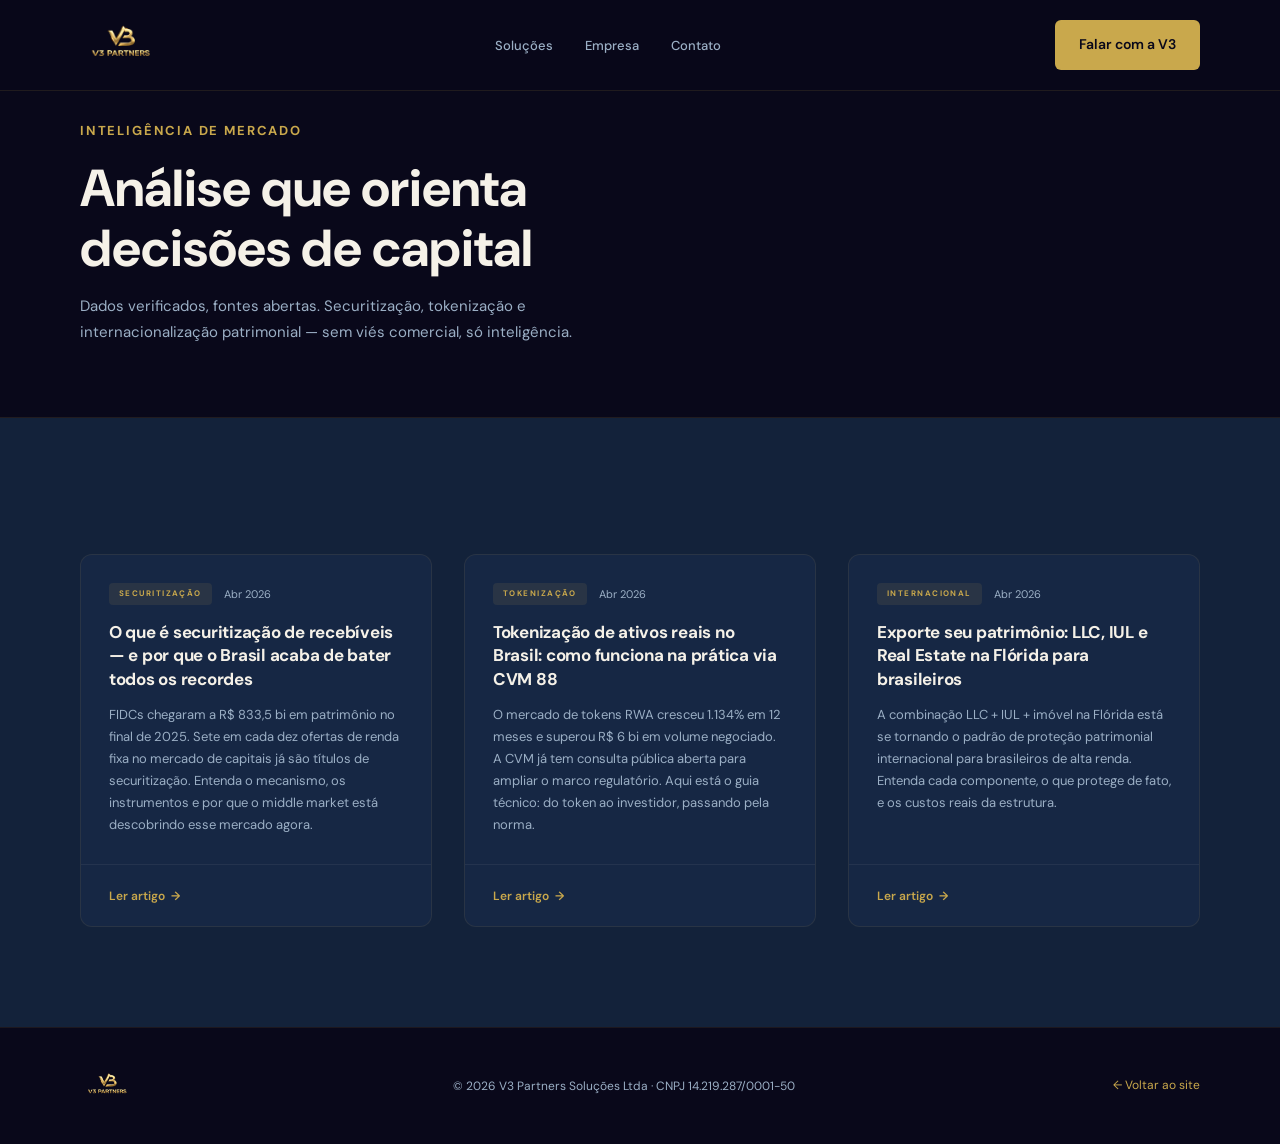
<file: blog/index.html>
<!DOCTYPE html>
<html lang="pt-BR">
<head>
  <meta charset="UTF-8"/>
  <meta name="viewport" content="width=device-width, initial-scale=1.0"/>
  <title>Blog — V3 Partners | Inteligência de Mercado</title>
  <meta name="description" content="Análises, dados e perspectivas sobre securitização, tokenização de ativos e investimentos internacionais. Conteúdo produzido pela equipe V3 Partners."/>
  <meta name="robots" content="index, follow"/>
  <link rel="canonical" href="https://v3partners.com.br/blog/"/>
  <script type="application/ld+json">
  {
    "@context": "https://schema.org",
    "@type": "Blog",
    "name": "Blog V3 Partners",
    "description": "Análises, dados e perspectivas sobre securitização, tokenização de ativos e investimentos internacionais.",
    "url": "https://v3partners.com.br/blog/",
    "publisher": {
      "@type": "Organization",
      "name": "V3 Partners",
      "logo": {
        "@type": "ImageObject",
        "url": "https://www.v3partners.com.br/assets/img/v3-logo-3d-alpha.png"
      }
    },
    "blogPost": [
      {
        "@type": "BlogPosting",
        "headline": "O que é securitização de recebíveis, e por que o Brasil acaba de bater todos os recordes",
        "url": "https://v3partners.com.br/blog/securitizacao-recebiveis-brasil",
        "datePublished": "2026-04"
      },
      {
        "@type": "BlogPosting",
        "headline": "Exporte seu Patrimônio: LLC, IUL e Real Estate na Flórida",
        "url": "https://v3partners.com.br/blog/exporte-se-llc-iul-florida",
        "datePublished": "2026-04"
      },
      {
        "@type": "BlogPosting",
        "headline": "Tokenização de Ativos Reais via CVM 88",
        "url": "https://v3partners.com.br/blog/tokenizacao-ativos-cvm88",
        "datePublished": "2026-04"
      }
    ]
  }
  </script>
  <link rel="stylesheet" href="../assets/css/style.css"/>
  <style>
    .blog-hero {
      background: var(--navy-deep);
      padding: 120px 0 72px;
      border-bottom: 1px solid rgba(201,168,76,0.12);
    }
    .article-grid {
      display: grid;
      grid-template-columns: 1fr;
      gap: 32px;
      margin-top: 56px;
    }
    @media(min-width:768px) {
      .article-grid { grid-template-columns: repeat(2, 1fr); }
    }
    @media(min-width:1024px) {
      .article-grid { grid-template-columns: repeat(3, 1fr); }
    }
    .article-card {
      background: var(--navy-card);
      border: 1px solid rgba(201,168,76,0.1);
      border-radius: 12px;
      overflow: hidden;
      transition: border-color 0.2s, transform 0.2s;
      display: flex;
      flex-direction: column;
    }
    .article-card:hover {
      border-color: rgba(201,168,76,0.35);
      transform: translateY(-3px);
    }
    .article-card-body { padding: 28px; flex: 1; display: flex; flex-direction: column; }
    .article-card-meta {
      display: flex;
      align-items: center;
      gap: 12px;
      margin-bottom: 16px;
    }
    .article-card-tag {
      font-size: 8px;
      font-weight: 700;
      text-transform: uppercase;
      letter-spacing: 0.18em;
      color: var(--gold);
      background: rgba(201,168,76,0.1);
      padding: 4px 10px;
      border-radius: 4px;
    }
    .article-card-date {
      font-size: 11px;
      color: var(--muted);
    }
    .article-card h2 {
      font-size: 17px;
      font-weight: 700;
      color: var(--cream);
      line-height: 1.4;
      margin-bottom: 12px;
    }
    .article-card p {
      font-size: 13px;
      color: var(--muted);
      line-height: 1.7;
      flex: 1;
    }
    .article-card-footer {
      padding: 18px 28px;
      border-top: 1px solid rgba(240,236,228,0.06);
    }
    .read-more {
      font-size: 12px;
      font-weight: 600;
      color: var(--gold);
      text-decoration: none;
      display: inline-flex;
      align-items: center;
      gap: 6px;
      transition: gap 0.2s;
    }
    .read-more:hover { gap: 10px; }
    .read-more::after { content: '→'; }
  </style>
</head>
<body>

  <!-- Navbar -->
  <nav class="navbar" id="navbar">
    <div class="container" style="display:flex;align-items:center;justify-content:space-between;">
      <a href="/" class="navbar-logo">
        <img src="../assets/img/v3-logo-3d-alpha.png" alt="V3 Partners"/>
      </a>
      <ul class="navbar-links" style="display:flex;gap:32px;list-style:none;">
        <li><a href="/#estruturacao" style="font-size:13px;color:var(--muted);text-decoration:none;">Soluções</a></li>
        <li><a href="/#sobre" style="font-size:13px;color:var(--muted);text-decoration:none;">Empresa</a></li>
        <li><a href="/#contato" style="font-size:13px;color:var(--muted);text-decoration:none;">Contato</a></li>
      </ul>
      <a href="/#contato" class="btn btn-primary" style="display:none;" id="blogNavCta">Falar com a V3</a>
    </div>
  </nav>
  <script>
    document.addEventListener('DOMContentLoaded',()=>{
      if(window.innerWidth>=1024) document.getElementById('blogNavCta').style.display='inline-flex';
    });
  </script>

  <!-- Hero -->
  <section class="blog-hero">
    <div class="container">
      <p class="label" style="margin-bottom:16px;">Inteligência de Mercado</p>
      <h1 style="font-size:clamp(32px,5vw,52px);font-weight:700;color:var(--cream);line-height:1.15;max-width:640px;">
        Análise que orienta<br/>decisões de capital
      </h1>
      <p style="font-size:15px;color:var(--muted);margin-top:16px;max-width:520px;line-height:1.7;">
        Dados verificados, fontes abertas. Securitização, tokenização e internacionalização patrimonial — sem viés comercial, só inteligência.
      </p>
    </div>
  </section>

  <!-- Articles -->
  <section style="background:var(--navy-base);padding:80px 0 100px;">
    <div class="container">

      <div class="article-grid">

        <!-- Artigo 1 -->
        <article class="article-card fade-in">
          <div class="article-card-body">
            <div class="article-card-meta">
              <span class="article-card-tag">Securitização</span>
              <span class="article-card-date">Abr 2026</span>
            </div>
            <h2>O que é securitização de recebíveis — e por que o Brasil acaba de bater todos os recordes</h2>
            <p>FIDCs chegaram a R$ 833,5 bi em patrimônio no final de 2025. Sete em cada dez ofertas de renda fixa no mercado de capitais já são títulos de securitização. Entenda o mecanismo, os instrumentos e por que o middle market está descobrindo esse mercado agora.</p>
          </div>
          <div class="article-card-footer">
            <a href="securitizacao-recebiveis-brasil" class="read-more">Ler artigo</a>
          </div>
        </article>

        <!-- Artigo 2 -->
        <article class="article-card fade-in">
          <div class="article-card-body">
            <div class="article-card-meta">
              <span class="article-card-tag">Tokenização</span>
              <span class="article-card-date">Abr 2026</span>
            </div>
            <h2>Tokenização de ativos reais no Brasil: como funciona na prática via CVM 88</h2>
            <p>O mercado de tokens RWA cresceu 1.134% em 12 meses e superou R$ 6 bi em volume negociado. A CVM já tem consulta pública aberta para ampliar o marco regulatório. Aqui está o guia técnico: do token ao investidor, passando pela norma.</p>
          </div>
          <div class="article-card-footer">
            <a href="tokenizacao-ativos-cvm88" class="read-more">Ler artigo</a>
          </div>
        </article>

        <!-- Artigo 3 -->
        <article class="article-card fade-in">
          <div class="article-card-body">
            <div class="article-card-meta">
              <span class="article-card-tag">Internacional</span>
              <span class="article-card-date">Abr 2026</span>
            </div>
            <h2>Exporte seu patrimônio: LLC, IUL e Real Estate na Flórida para brasileiros</h2>
            <p>A combinação LLC + IUL + imóvel na Flórida está se tornando o padrão de proteção patrimonial internacional para brasileiros de alta renda. Entenda cada componente, o que protege de fato, e os custos reais da estrutura.</p>
          </div>
          <div class="article-card-footer">
            <a href="exporte-se-llc-iul-florida" class="read-more">Ler artigo</a>
          </div>
        </article>

      </div>

    </div>
  </section>

  <!-- Footer simples -->
  <footer style="background:var(--navy-deep);border-top:1px solid rgba(201,168,76,0.1);padding:40px 0;">
    <div class="container" style="display:flex;justify-content:space-between;align-items:center;flex-wrap:wrap;gap:16px;">
      <img src="../assets/img/v3-logo-3d-alpha.png" alt="V3 Partners" style="height:36px;"/>
      <p style="font-size:12px;color:var(--muted);">© 2026 V3 Partners Soluções Ltda · CNPJ 14.219.287/0001-50</p>
      <a href="/" style="font-size:12px;color:var(--gold);text-decoration:none;">← Voltar ao site</a>
    </div>
  </footer>

  <script src="../assets/js/main.js"></script>
  <!-- Google Analytics 4 -->
  <script async src="https://www.googletagmanager.com/gtag/js?id=G-40BMZPHQ28"></script>
  <script>
    window.dataLayer = window.dataLayer || [];
    function gtag(){dataLayer.push(arguments);}
    gtag('js', new Date());
    gtag('config', 'G-40BMZPHQ28');
  </script>
</body>
</html>
</file>
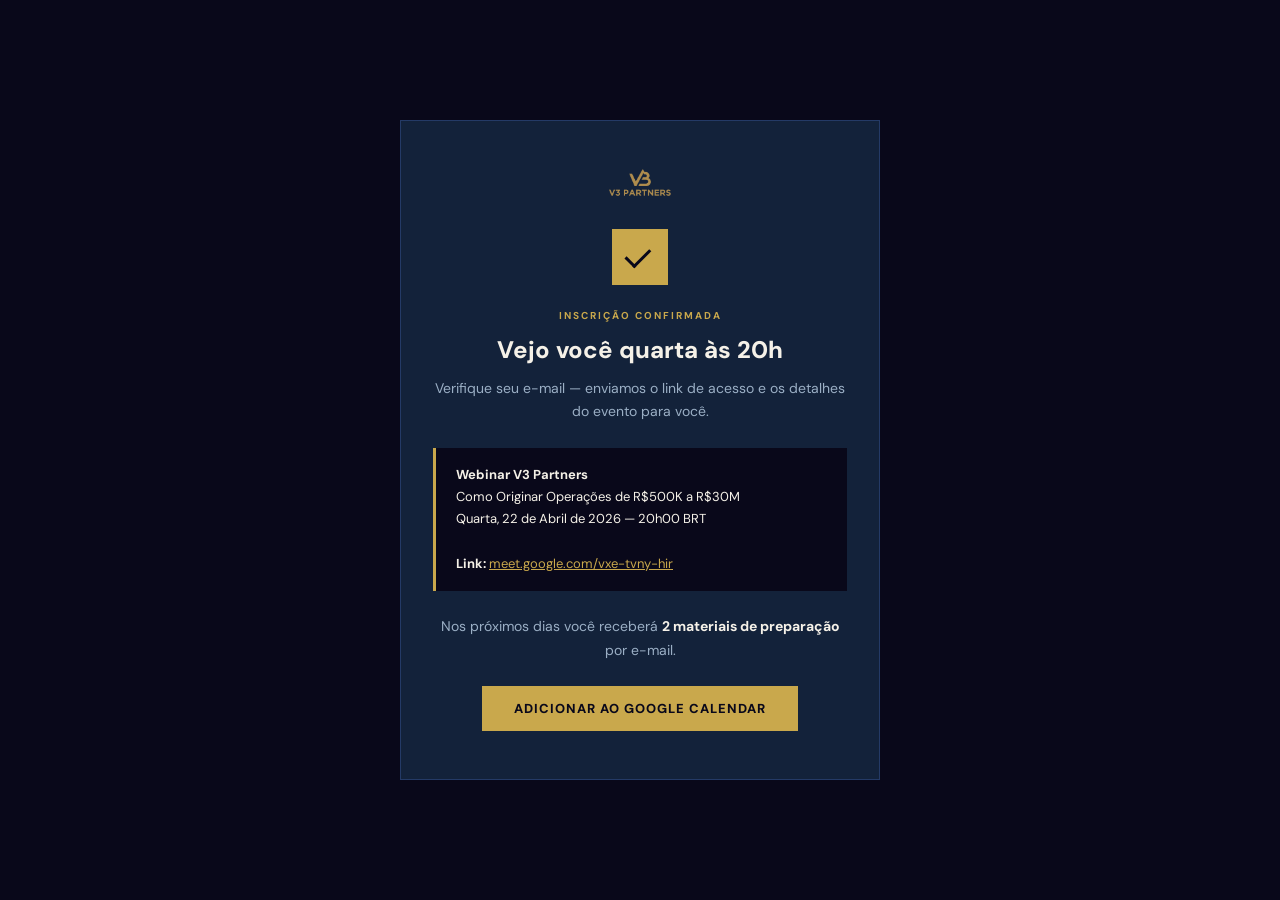
<file: confirmacao.html>
<!DOCTYPE html>
<html lang="pt-BR">
<head>
<meta charset="UTF-8">
<meta name="viewport" content="width=device-width, initial-scale=1.0">
<title>Inscrição Confirmada — V3 Partners</title>
<link href="https://fonts.googleapis.com/css2?family=DM+Sans:wght@400;500;600;700;800&display=swap" rel="stylesheet">
<style>
  *, *::before, *::after { margin: 0; padding: 0; box-sizing: border-box; }
  :root { --navy: #09081A; --navy2: #13223A; --navy3: #162744; --navy4: #243A66; --gold: #C9A84C; --gold2: #E8C97A; --cream: #F5F1E8; --muted: #9BAFC5; }
  body { background: var(--navy); color: var(--cream); font-family: 'DM Sans', sans-serif; min-height: 100vh; display: flex; flex-direction: column; align-items: center; justify-content: center; padding: 40px 20px; -webkit-font-smoothing: antialiased; }
  .card { background: var(--navy2); border: 1px solid var(--navy4); padding: 48px 32px; max-width: 480px; width: 100%; text-align: center; }
  .check-icon { width: 56px; height: 56px; background: var(--gold); margin: 0 auto 24px; display: flex; align-items: center; justify-content: center; }
  .check-icon::after { content: ''; display: block; width: 24px; height: 14px; border-left: 3px solid var(--navy); border-bottom: 3px solid var(--navy); transform: rotate(-45deg) translateY(-3px); }
  .label { font-size: 10px; font-weight: 700; letter-spacing: 2px; text-transform: uppercase; color: var(--gold); margin-bottom: 12px; }
  h1 { font-size: 24px; font-weight: 800; color: var(--cream); margin-bottom: 12px; }
  p { font-size: 14px; color: var(--muted); line-height: 1.7; margin-bottom: 16px; }
  p strong { color: var(--cream); }
  .event-box { background: var(--navy); border-left: 3px solid var(--gold); padding: 16px 20px; margin: 24px 0; text-align: left; }
  .event-box p { margin: 0; color: var(--cream); font-size: 13px; }
  .btn { display: inline-block; background: var(--gold); color: var(--navy); font-family: 'DM Sans', sans-serif; font-size: 13px; font-weight: 800; letter-spacing: 1px; text-transform: uppercase; padding: 14px 32px; text-decoration: none; margin-top: 8px; }
  img { height: 28px; margin: 0 auto 32px; display: block; }
</style>
</head>
<body>
  <div class="card">
    <img src="assets/funnel/logo.png" alt="V3 Partners">
    <div class="check-icon"></div>
    <div class="label">Inscrição confirmada</div>
    <h1>Vejo você quarta às 20h</h1>
    <p>Verifique seu e-mail — enviamos o link de acesso e os detalhes do evento para você.</p>
    <div class="event-box">
      <p><strong>Webinar V3 Partners</strong><br>
      Como Originar Operações de R$500K a R$30M<br>
      Quarta, 22 de Abril de 2026 — 20h00 BRT<br><br>
      <strong>Link:</strong> <a href="https://meet.google.com/vxe-tvny-hir" style="color:#C9A84C;">meet.google.com/vxe-tvny-hir</a></p>
    </div>
    <p>Nos próximos dias você receberá <strong>2 materiais de preparação</strong> por e-mail.</p>
    <a href="https://calendar.google.com/calendar/render?action=TEMPLATE&text=Webinar+V3+Partners&dates=20260422T230000Z/20260423T000000Z&details=Como+Originar+Operações+de+R%24500K+a+R%2430M+no+Mercado+de+Capitais%0ALink%3A+https%3A%2F%2Fmeet.google.com%2Fvxe-tvny-hir&location=https://meet.google.com/vxe-tvny-hir" class="btn">Adicionar ao Google Calendar</a>
  </div>
</body>
</html>
</file>
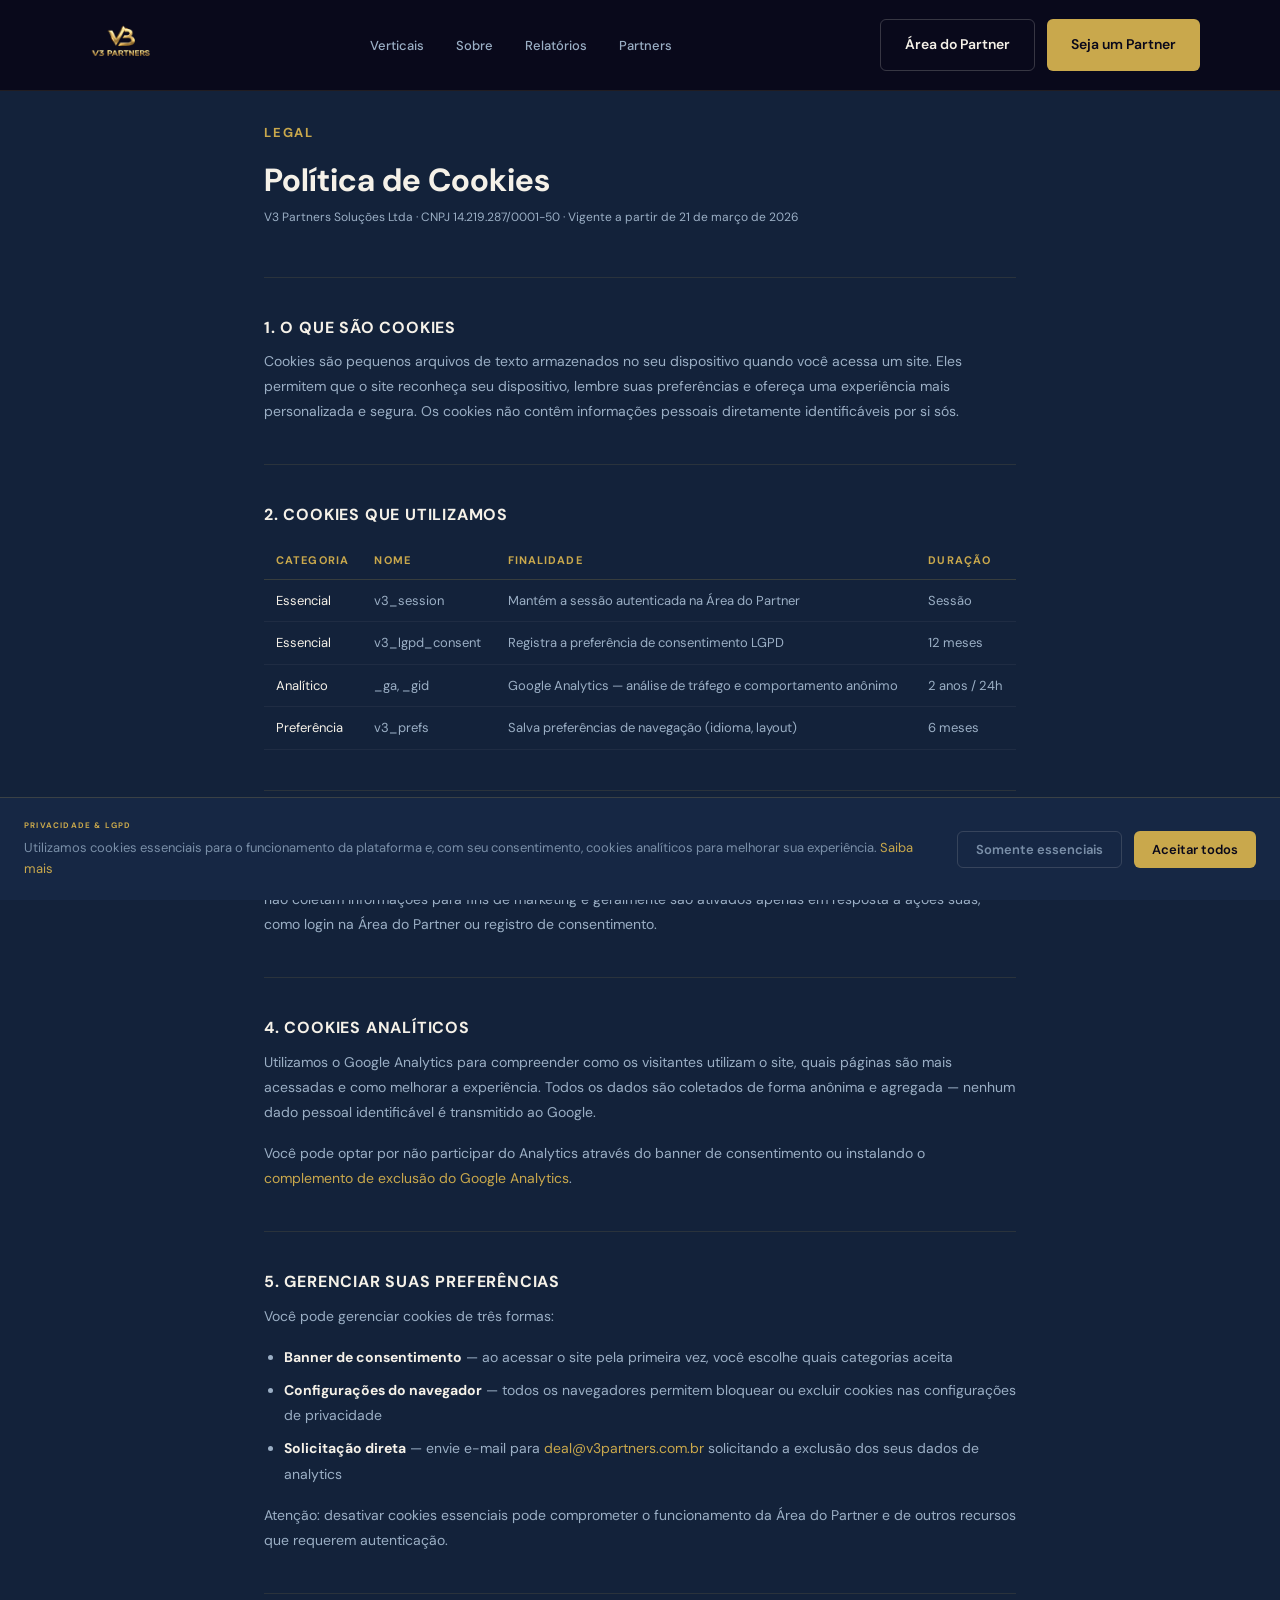
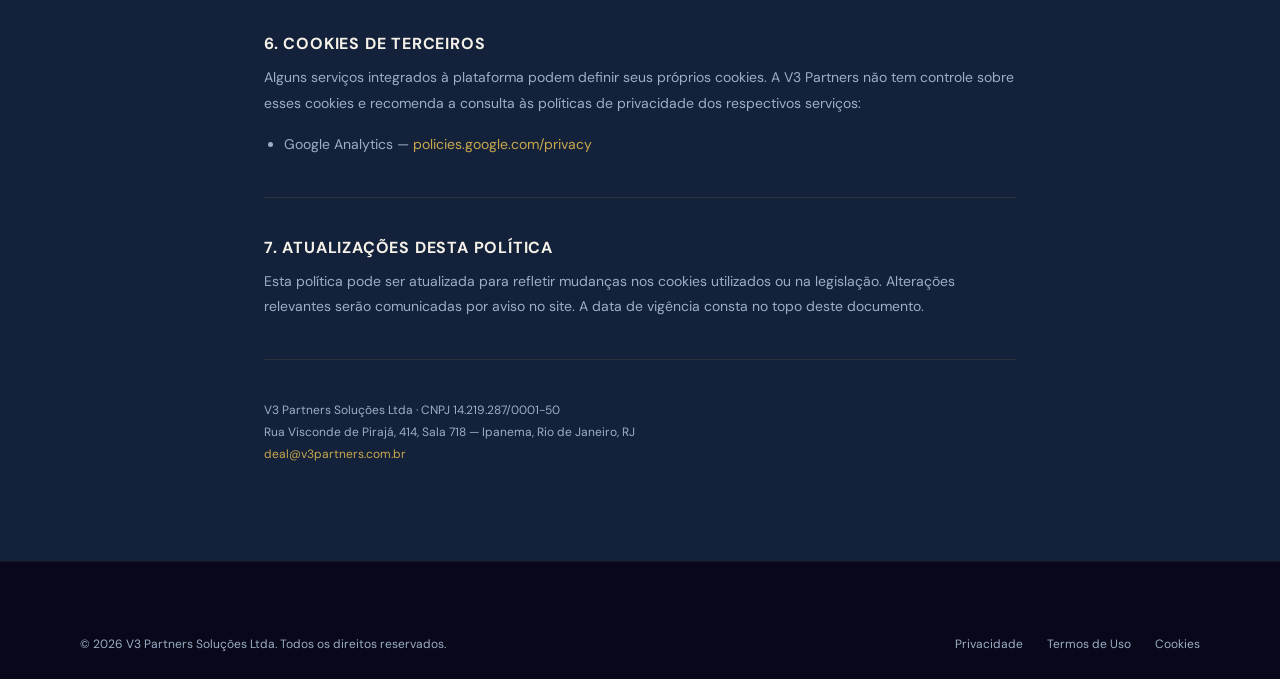
<file: politica-de-cookies.html>
<!DOCTYPE html>
<html lang="pt-BR">
<head>
  <meta charset="UTF-8" />
  <meta name="viewport" content="width=device-width, initial-scale=1.0" />
  <title>Política de Cookies — V3 Partners | Securitizadora</title>
  <meta name="description" content="Política de Cookies da V3 Partners. Saiba quais cookies utilizamos e como gerenciar suas preferências, em conformidade com a LGPD." />
  <meta name="robots" content="noindex, follow" />
  <link rel="canonical" href="https://www.v3partners.com.br/politica-de-cookies" />
  <link rel="icon" type="image/png" href="assets/img/favicon.png" />
  <link rel="apple-touch-icon" href="assets/img/favicon.png" />
  <link rel="preconnect" href="https://fonts.googleapis.com" />
  <link rel="preconnect" href="https://fonts.gstatic.com" crossorigin />
  <link href="https://fonts.googleapis.com/css2?family=DM+Sans:wght@400;500;600;700;800&display=swap" rel="stylesheet" />
  <link rel="stylesheet" href="assets/css/style.css" />
  <style>
    .legal-content { max-width: 800px; margin: 0 auto; padding: 120px 24px 80px; }
    .legal-content h1 { font-size: 32px; font-weight: 700; color: var(--cream); margin-bottom: 8px; }
    .legal-content .meta { font-size: 12px; color: var(--muted); margin-bottom: 48px; }
    .legal-content h2 { font-size: 16px; font-weight: 700; color: var(--cream); margin: 40px 0 12px; text-transform: uppercase; letter-spacing: 0.05em; }
    .legal-content p { font-size: 14px; color: var(--muted); line-height: 1.8; margin-bottom: 16px; }
    .legal-content ul { padding-left: 20px; margin-bottom: 16px; }
    .legal-content ul li { font-size: 14px; color: var(--muted); line-height: 1.8; margin-bottom: 8px; }
    .legal-content a { color: var(--gold); text-decoration: none; }
    .legal-content a:hover { color: var(--gold-light); }
    .divider { height: 1px; background: rgba(201,168,76,0.12); margin: 40px 0; }
    .cookie-table { width: 100%; border-collapse: collapse; margin: 16px 0; }
    .cookie-table th { text-align: left; font-size: 11px; font-weight: 700; text-transform: uppercase; letter-spacing: 0.1em; color: var(--gold); padding: 10px 12px; border-bottom: 1px solid rgba(201,168,76,0.2); }
    .cookie-table td { font-size: 13px; color: var(--muted); padding: 10px 12px; border-bottom: 1px solid rgba(240,236,228,0.05); vertical-align: top; }
  </style>
</head>
<body style="background: var(--navy-base);">

  <!-- NAVBAR -->
  <nav class="navbar">
    <div class="container">
      <a href="/" class="navbar-logo">
        <img src="assets/img/v3-logo-3d-alpha.png" alt="V3 Partners" />
      </a>
      <ul class="navbar-links">
        <li><a href="/#verticais">Verticais</a></li>
        <li><a href="sobre.html">Sobre</a></li>
        <li><a href="relatorios.html">Relatórios</a></li>
        <li><a href="partners">Partners</a></li>
      </ul>
      <div class="navbar-cta">
        <a href="members/dashboard.html" class="btn btn-secondary">Área do Partner</a>
        <a href="partners" class="btn btn-primary">Seja um Partner</a>
      </div>
    </div>
  </nav>

  <!-- CONTEÚDO LEGAL -->
  <div class="legal-content">

    <span class="label">Legal</span>
    <h1 class="mt-16">Política de Cookies</h1>
    <p class="meta">V3 Partners Soluções Ltda · CNPJ 14.219.287/0001-50 · Vigente a partir de 21 de março de 2026</p>

    <div class="divider"></div>

    <h2>1. O que são cookies</h2>
    <p>
      Cookies são pequenos arquivos de texto armazenados no seu dispositivo quando você acessa um site.
      Eles permitem que o site reconheça seu dispositivo, lembre suas preferências e ofereça uma
      experiência mais personalizada e segura. Os cookies não contêm informações pessoais diretamente
      identificáveis por si sós.
    </p>

    <div class="divider"></div>

    <h2>2. Cookies que utilizamos</h2>

    <table class="cookie-table">
      <thead>
        <tr>
          <th>Categoria</th>
          <th>Nome</th>
          <th>Finalidade</th>
          <th>Duração</th>
        </tr>
      </thead>
      <tbody>
        <tr>
          <td style="color: var(--cream);">Essencial</td>
          <td>v3_session</td>
          <td>Mantém a sessão autenticada na Área do Partner</td>
          <td>Sessão</td>
        </tr>
        <tr>
          <td style="color: var(--cream);">Essencial</td>
          <td>v3_lgpd_consent</td>
          <td>Registra a preferência de consentimento LGPD</td>
          <td>12 meses</td>
        </tr>
        <tr>
          <td style="color: var(--cream);">Analítico</td>
          <td>_ga, _gid</td>
          <td>Google Analytics — análise de tráfego e comportamento anônimo</td>
          <td>2 anos / 24h</td>
        </tr>
        <tr>
          <td style="color: var(--cream);">Preferência</td>
          <td>v3_prefs</td>
          <td>Salva preferências de navegação (idioma, layout)</td>
          <td>6 meses</td>
        </tr>
      </tbody>
    </table>

    <div class="divider"></div>

    <h2>3. Cookies essenciais</h2>
    <p>
      Cookies essenciais são necessários para o funcionamento básico da plataforma e não podem ser desativados.
      Eles não coletam informações para fins de marketing e geralmente são ativados apenas em resposta
      a ações suas, como login na Área do Partner ou registro de consentimento.
    </p>

    <div class="divider"></div>

    <h2>4. Cookies analíticos</h2>
    <p>
      Utilizamos o Google Analytics para compreender como os visitantes utilizam o site, quais páginas
      são mais acessadas e como melhorar a experiência. Todos os dados são coletados de forma anônima
      e agregada — nenhum dado pessoal identificável é transmitido ao Google.
    </p>
    <p>
      Você pode optar por não participar do Analytics através do banner de consentimento ou instalando
      o <a href="https://tools.google.com/dlpage/gaoptout" target="_blank" rel="noopener noreferrer">complemento de exclusão do Google Analytics</a>.
    </p>

    <div class="divider"></div>

    <h2>5. Gerenciar suas preferências</h2>
    <p>Você pode gerenciar cookies de três formas:</p>
    <ul>
      <li><strong style="color: var(--cream);">Banner de consentimento</strong> — ao acessar o site pela primeira vez, você escolhe quais categorias aceita</li>
      <li><strong style="color: var(--cream);">Configurações do navegador</strong> — todos os navegadores permitem bloquear ou excluir cookies nas configurações de privacidade</li>
      <li><strong style="color: var(--cream);">Solicitação direta</strong> — envie e-mail para <a href="mailto:deal@v3partners.com.br">deal@v3partners.com.br</a> solicitando a exclusão dos seus dados de analytics</li>
    </ul>
    <p>
      Atenção: desativar cookies essenciais pode comprometer o funcionamento da Área do Partner e de
      outros recursos que requerem autenticação.
    </p>

    <div class="divider"></div>

    <h2>6. Cookies de terceiros</h2>
    <p>
      Alguns serviços integrados à plataforma podem definir seus próprios cookies.
      A V3 Partners não tem controle sobre esses cookies e recomenda a consulta às políticas de privacidade
      dos respectivos serviços:
    </p>
    <ul>
      <li>Google Analytics — <a href="https://policies.google.com/privacy" target="_blank" rel="noopener noreferrer">policies.google.com/privacy</a></li>
    </ul>

    <div class="divider"></div>

    <h2>7. Atualizações desta política</h2>
    <p>
      Esta política pode ser atualizada para refletir mudanças nos cookies utilizados ou na legislação.
      Alterações relevantes serão comunicadas por aviso no site. A data de vigência consta no topo deste documento.
    </p>

    <div class="divider"></div>

    <p style="font-size: 12px; color: var(--muted); margin-top: 40px;">
      V3 Partners Soluções Ltda · CNPJ 14.219.287/0001-50<br />
      Rua Visconde de Pirajá, 414, Sala 718 — Ipanema, Rio de Janeiro, RJ<br />
      <a href="mailto:deal@v3partners.com.br">deal@v3partners.com.br</a>
    </p>

  </div>

  <!-- FOOTER -->
  <footer class="footer">
    <div class="container">
      <div class="footer-bottom">
        <p>© 2026 V3 Partners Soluções Ltda. Todos os direitos reservados.</p>
        <div style="display: flex; gap: 24px;">
          <a href="politica-de-privacidade" style="color: var(--muted); font-size: 12px; text-decoration: none;">Privacidade</a>
          <a href="termos-de-uso" style="color: var(--muted); font-size: 12px; text-decoration: none;">Termos de Uso</a>
          <a href="politica-de-cookies" style="color: var(--muted); font-size: 12px; text-decoration: none;">Cookies</a>
        </div>
      </div>
    </div>
  </footer>

  <script src="assets/js/main.js"></script>
  <script src="assets/js/cookies.js"></script>
</body>
</html>
</file>
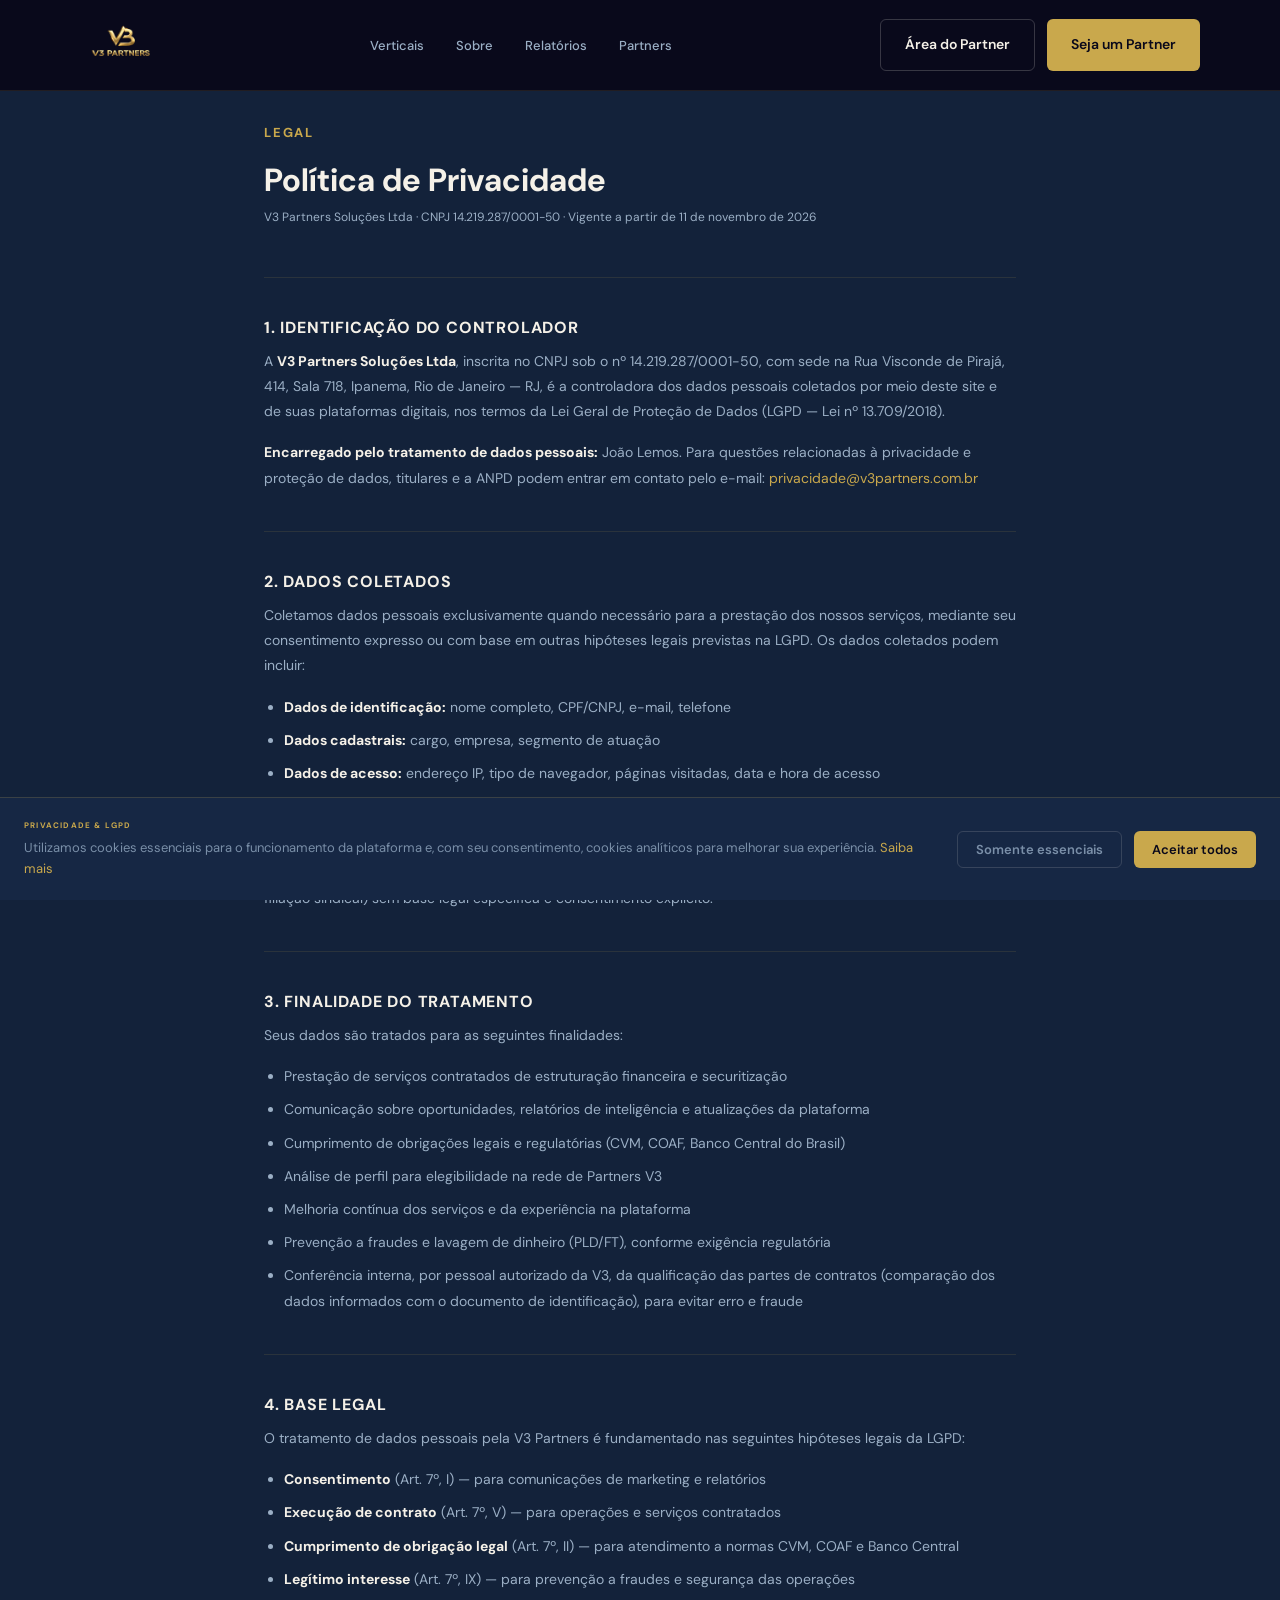
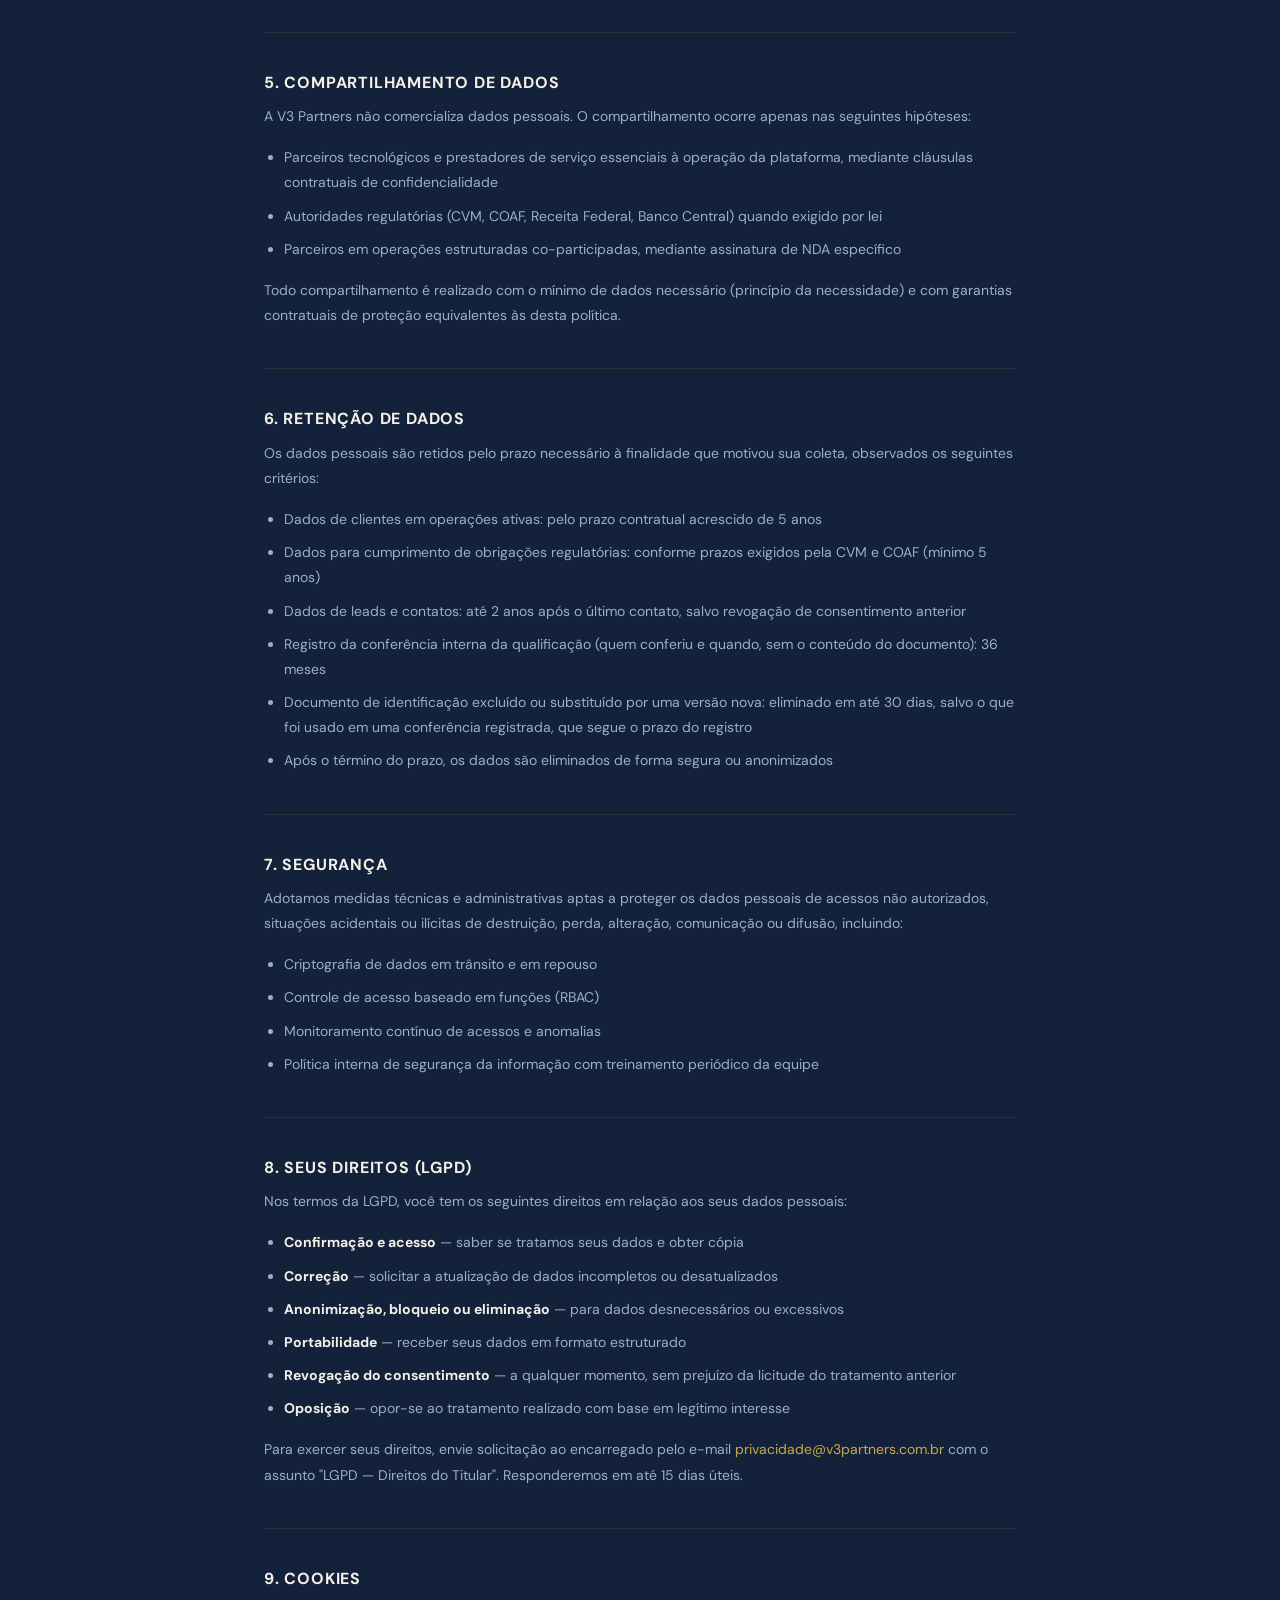
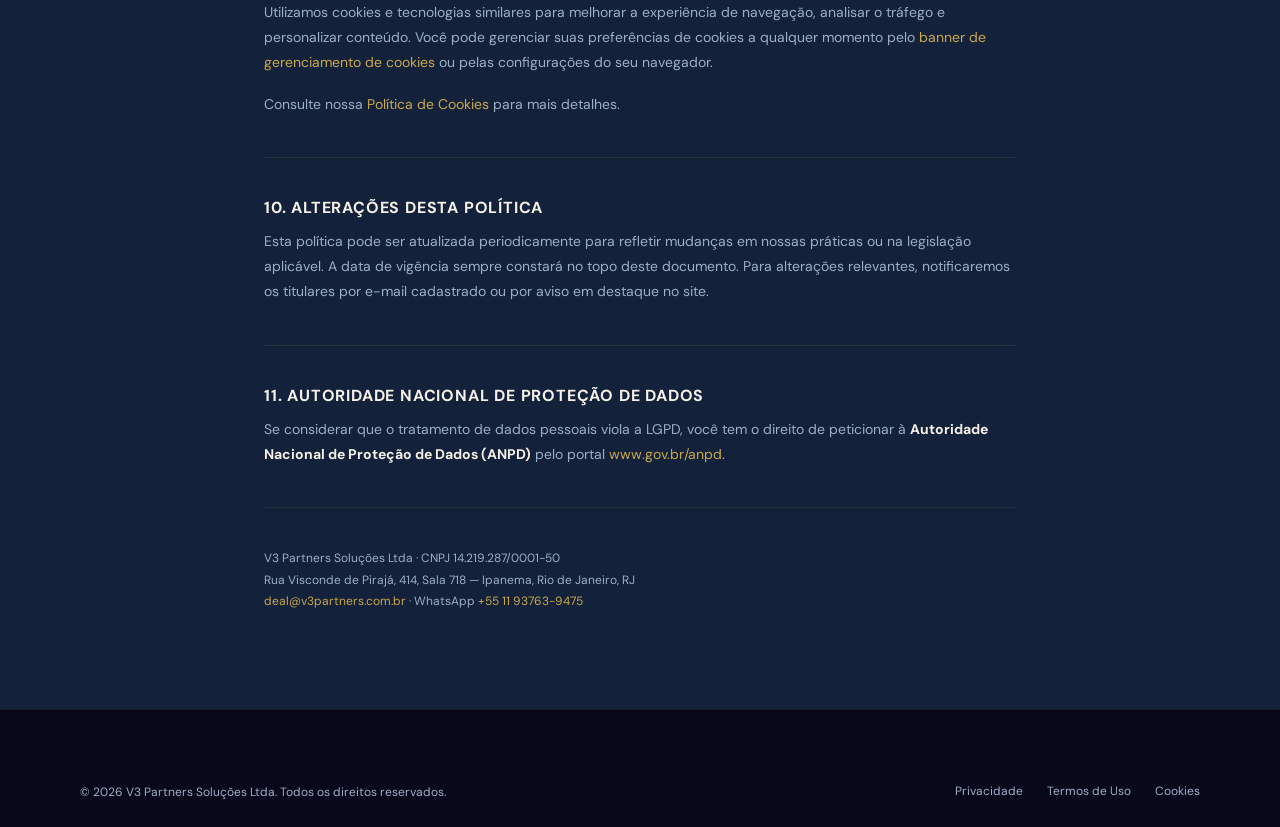
<file: politica-de-privacidade.html>
<!DOCTYPE html>
<html lang="pt-BR">
<head>
  <meta charset="UTF-8" />
  <meta name="viewport" content="width=device-width, initial-scale=1.0" />
  <title>Política de Privacidade — V3 Partners | Securitizadora</title>
  <meta name="description" content="Política de Privacidade da V3 Partners Soluções Ltda, em conformidade com a LGPD (Lei 13.709/2018). Saiba como tratamos seus dados pessoais." />
  <meta name="robots" content="noindex, follow" />
  <link rel="canonical" href="https://www.v3partners.com.br/politica-de-privacidade" />
  <link rel="icon" type="image/png" href="assets/img/favicon.png" />
  <link rel="apple-touch-icon" href="assets/img/favicon.png" />
  <link rel="preconnect" href="https://fonts.googleapis.com" />
  <link rel="preconnect" href="https://fonts.gstatic.com" crossorigin />
  <link href="https://fonts.googleapis.com/css2?family=DM+Sans:wght@400;500;600;700;800&display=swap" rel="stylesheet" />
  <link rel="stylesheet" href="assets/css/style.css" />
  <style>
    .legal-content { max-width: 800px; margin: 0 auto; padding: 120px 24px 80px; }
    .legal-content h1 { font-size: 32px; font-weight: 700; color: var(--cream); margin-bottom: 8px; }
    .legal-content .meta { font-size: 12px; color: var(--muted); margin-bottom: 48px; }
    .legal-content h2 { font-size: 16px; font-weight: 700; color: var(--cream); margin: 40px 0 12px; text-transform: uppercase; letter-spacing: 0.05em; }
    .legal-content p { font-size: 14px; color: var(--muted); line-height: 1.8; margin-bottom: 16px; }
    .legal-content ul { padding-left: 20px; margin-bottom: 16px; }
    .legal-content ul li { font-size: 14px; color: var(--muted); line-height: 1.8; margin-bottom: 8px; }
    .legal-content a { color: var(--gold); text-decoration: none; }
    .legal-content a:hover { color: var(--gold-light); }
    .divider { height: 1px; background: rgba(201,168,76,0.12); margin: 40px 0; }
  </style>
</head>
<body style="background: var(--navy-base);">

  <!-- NAVBAR -->
  <nav class="navbar">
    <div class="container">
      <a href="/" class="navbar-logo">
        <img src="assets/img/v3-logo-3d-alpha.png" alt="V3 Partners" />
      </a>
      <ul class="navbar-links">
        <li><a href="/#verticais">Verticais</a></li>
        <li><a href="sobre.html">Sobre</a></li>
        <li><a href="relatorios.html">Relatórios</a></li>
        <li><a href="partners">Partners</a></li>
      </ul>
      <div class="navbar-cta">
        <a href="members/dashboard.html" class="btn btn-secondary">Área do Partner</a>
        <a href="partners" class="btn btn-primary">Seja um Partner</a>
      </div>
    </div>
  </nav>

  <!-- CONTEÚDO LEGAL -->
  <div class="legal-content">

    <span class="label">Legal</span>
    <h1 class="mt-16">Política de Privacidade</h1>
    <p class="meta">V3 Partners Soluções Ltda · CNPJ 14.219.287/0001-50 · Vigente a partir de 11 de novembro de 2026</p>

    <div class="divider"></div>

    <h2>1. Identificação do Controlador</h2>
    <p>
      A <strong style="color: var(--cream);">V3 Partners Soluções Ltda</strong>, inscrita no CNPJ sob o nº 14.219.287/0001-50,
      com sede na Rua Visconde de Pirajá, 414, Sala 718, Ipanema, Rio de Janeiro — RJ, é a controladora dos dados pessoais
      coletados por meio deste site e de suas plataformas digitais, nos termos da Lei Geral de Proteção de Dados
      (LGPD — Lei nº 13.709/2018).
    </p>
    <p>
      <strong style="color: var(--cream);">Encarregado pelo tratamento de dados pessoais:</strong> João Lemos.
      Para questões relacionadas à privacidade e proteção de dados, titulares e a ANPD podem entrar em contato pelo e-mail:
      <a href="mailto:privacidade@v3partners.com.br">privacidade@v3partners.com.br</a>
    </p>

    <div class="divider"></div>

    <h2>2. Dados Coletados</h2>
    <p>Coletamos dados pessoais exclusivamente quando necessário para a prestação dos nossos serviços, mediante seu consentimento expresso ou com base em outras hipóteses legais previstas na LGPD. Os dados coletados podem incluir:</p>
    <ul>
      <li><strong style="color: var(--cream);">Dados de identificação:</strong> nome completo, CPF/CNPJ, e-mail, telefone</li>
      <li><strong style="color: var(--cream);">Dados cadastrais:</strong> cargo, empresa, segmento de atuação</li>
      <li><strong style="color: var(--cream);">Dados de acesso:</strong> endereço IP, tipo de navegador, páginas visitadas, data e hora de acesso</li>
      <li><strong style="color: var(--cream);">Dados financeiros:</strong> exclusivamente os necessários para análise de elegibilidade em operações estruturadas, mediante contrato específico</li>
    </ul>
    <p>Não coletamos dados sensíveis (origem racial, convicção religiosa, dado genético, biométrico, saúde, vida sexual ou filiação sindical) sem base legal específica e consentimento explícito.</p>

    <div class="divider"></div>

    <h2>3. Finalidade do Tratamento</h2>
    <p>Seus dados são tratados para as seguintes finalidades:</p>
    <ul>
      <li>Prestação de serviços contratados de estruturação financeira e securitização</li>
      <li>Comunicação sobre oportunidades, relatórios de inteligência e atualizações da plataforma</li>
      <li>Cumprimento de obrigações legais e regulatórias (CVM, COAF, Banco Central do Brasil)</li>
      <li>Análise de perfil para elegibilidade na rede de Partners V3</li>
      <li>Melhoria contínua dos serviços e da experiência na plataforma</li>
      <li>Prevenção a fraudes e lavagem de dinheiro (PLD/FT), conforme exigência regulatória</li>
      <li>Conferência interna, por pessoal autorizado da V3, da qualificação das partes de contratos (comparação dos dados informados com o documento de identificação), para evitar erro e fraude</li>
    </ul>

    <div class="divider"></div>

    <h2>4. Base Legal</h2>
    <p>O tratamento de dados pessoais pela V3 Partners é fundamentado nas seguintes hipóteses legais da LGPD:</p>
    <ul>
      <li><strong style="color: var(--cream);">Consentimento</strong> (Art. 7º, I) — para comunicações de marketing e relatórios</li>
      <li><strong style="color: var(--cream);">Execução de contrato</strong> (Art. 7º, V) — para operações e serviços contratados</li>
      <li><strong style="color: var(--cream);">Cumprimento de obrigação legal</strong> (Art. 7º, II) — para atendimento a normas CVM, COAF e Banco Central</li>
      <li><strong style="color: var(--cream);">Legítimo interesse</strong> (Art. 7º, IX) — para prevenção a fraudes e segurança das operações</li>
    </ul>

    <div class="divider"></div>

    <h2>5. Compartilhamento de Dados</h2>
    <p>A V3 Partners não comercializa dados pessoais. O compartilhamento ocorre apenas nas seguintes hipóteses:</p>
    <ul>
      <li>Parceiros tecnológicos e prestadores de serviço essenciais à operação da plataforma, mediante cláusulas contratuais de confidencialidade</li>
      <li>Autoridades regulatórias (CVM, COAF, Receita Federal, Banco Central) quando exigido por lei</li>
      <li>Parceiros em operações estruturadas co-participadas, mediante assinatura de NDA específico</li>
    </ul>
    <p>Todo compartilhamento é realizado com o mínimo de dados necessário (princípio da necessidade) e com garantias contratuais de proteção equivalentes às desta política.</p>

    <div class="divider"></div>

    <h2>6. Retenção de Dados</h2>
    <p>Os dados pessoais são retidos pelo prazo necessário à finalidade que motivou sua coleta, observados os seguintes critérios:</p>
    <ul>
      <li>Dados de clientes em operações ativas: pelo prazo contratual acrescido de 5 anos</li>
      <li>Dados para cumprimento de obrigações regulatórias: conforme prazos exigidos pela CVM e COAF (mínimo 5 anos)</li>
      <li>Dados de leads e contatos: até 2 anos após o último contato, salvo revogação de consentimento anterior</li>
      <li>Registro da conferência interna da qualificação (quem conferiu e quando, sem o conteúdo do documento): 36 meses</li>
      <li>Documento de identificação excluído ou substituído por uma versão nova: eliminado em até 30 dias, salvo o que foi usado em uma conferência registrada, que segue o prazo do registro</li>
      <li>Após o término do prazo, os dados são eliminados de forma segura ou anonimizados</li>
    </ul>

    <div class="divider"></div>

    <h2>7. Segurança</h2>
    <p>
      Adotamos medidas técnicas e administrativas aptas a proteger os dados pessoais de acessos não autorizados,
      situações acidentais ou ilícitas de destruição, perda, alteração, comunicação ou difusão, incluindo:
    </p>
    <ul>
      <li>Criptografia de dados em trânsito e em repouso</li>
      <li>Controle de acesso baseado em funções (RBAC)</li>
      <li>Monitoramento contínuo de acessos e anomalias</li>
      <li>Política interna de segurança da informação com treinamento periódico da equipe</li>
    </ul>

    <div class="divider"></div>

    <h2>8. Seus Direitos (LGPD)</h2>
    <p>Nos termos da LGPD, você tem os seguintes direitos em relação aos seus dados pessoais:</p>
    <ul>
      <li><strong style="color: var(--cream);">Confirmação e acesso</strong> — saber se tratamos seus dados e obter cópia</li>
      <li><strong style="color: var(--cream);">Correção</strong> — solicitar a atualização de dados incompletos ou desatualizados</li>
      <li><strong style="color: var(--cream);">Anonimização, bloqueio ou eliminação</strong> — para dados desnecessários ou excessivos</li>
      <li><strong style="color: var(--cream);">Portabilidade</strong> — receber seus dados em formato estruturado</li>
      <li><strong style="color: var(--cream);">Revogação do consentimento</strong> — a qualquer momento, sem prejuízo da licitude do tratamento anterior</li>
      <li><strong style="color: var(--cream);">Oposição</strong> — opor-se ao tratamento realizado com base em legítimo interesse</li>
    </ul>
    <p>Para exercer seus direitos, envie solicitação ao encarregado pelo e-mail <a href="mailto:privacidade@v3partners.com.br">privacidade@v3partners.com.br</a> com o assunto "LGPD — Direitos do Titular". Responderemos em até 15 dias úteis.</p>

    <div class="divider"></div>

    <h2>9. Cookies</h2>
    <p>
      Utilizamos cookies e tecnologias similares para melhorar a experiência de navegação, analisar o tráfego
      e personalizar conteúdo. Você pode gerenciar suas preferências de cookies a qualquer momento pelo
      <a href="politica-de-cookies">banner de gerenciamento de cookies</a> ou pelas configurações do seu navegador.
    </p>
    <p>Consulte nossa <a href="politica-de-cookies">Política de Cookies</a> para mais detalhes.</p>

    <div class="divider"></div>

    <h2>10. Alterações desta Política</h2>
    <p>
      Esta política pode ser atualizada periodicamente para refletir mudanças em nossas práticas ou na legislação aplicável.
      A data de vigência sempre constará no topo deste documento. Para alterações relevantes, notificaremos os titulares
      por e-mail cadastrado ou por aviso em destaque no site.
    </p>

    <div class="divider"></div>

    <h2>11. Autoridade Nacional de Proteção de Dados</h2>
    <p>
      Se considerar que o tratamento de dados pessoais viola a LGPD, você tem o direito de peticionar à
      <strong style="color: var(--cream);">Autoridade Nacional de Proteção de Dados (ANPD)</strong>
      pelo portal <a href="https://www.gov.br/anpd" target="_blank" rel="noopener noreferrer">www.gov.br/anpd</a>.
    </p>

    <div class="divider"></div>

    <p style="font-size: 12px; color: var(--muted); margin-top: 40px;">
      V3 Partners Soluções Ltda · CNPJ 14.219.287/0001-50<br />
      Rua Visconde de Pirajá, 414, Sala 718 — Ipanema, Rio de Janeiro, RJ<br />
      <a href="mailto:deal@v3partners.com.br">deal@v3partners.com.br</a> · WhatsApp <a href="https://wa.me/5511937639475" target="_blank" rel="noopener">+55 11 93763-9475</a>
    </p>

  </div>

  <!-- FOOTER -->
  <footer class="footer">
    <div class="container">
      <div class="footer-bottom">
        <p>© 2026 V3 Partners Soluções Ltda. Todos os direitos reservados.</p>
        <div style="display: flex; gap: 24px;">
          <a href="politica-de-privacidade" style="color: var(--muted); font-size: 12px; text-decoration: none;">Privacidade</a>
          <a href="termos-de-uso" style="color: var(--muted); font-size: 12px; text-decoration: none;">Termos de Uso</a>
          <a href="politica-de-cookies" style="color: var(--muted); font-size: 12px; text-decoration: none;">Cookies</a>
        </div>
      </div>
    </div>
  </footer>

  <script src="assets/js/main.js"></script>
  <script src="assets/js/cookies.js"></script>
</body>
</html>
</file>
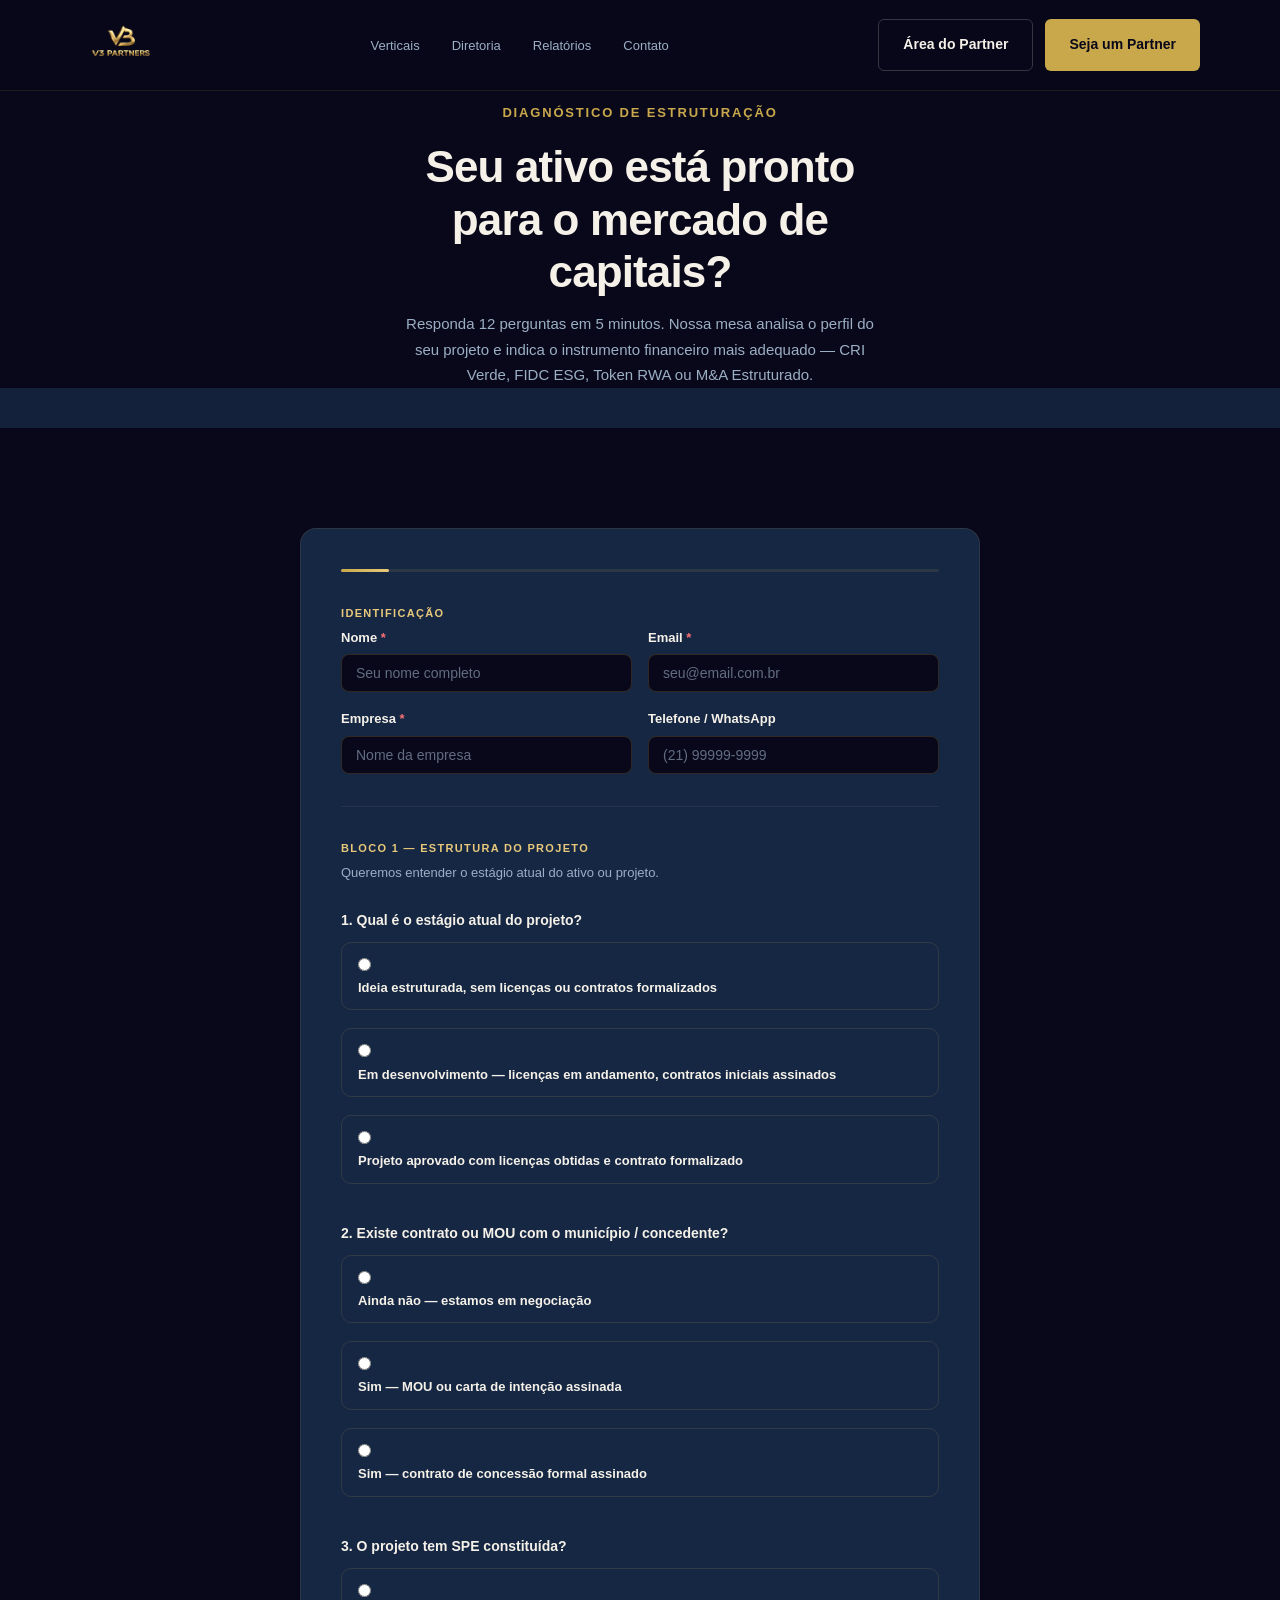
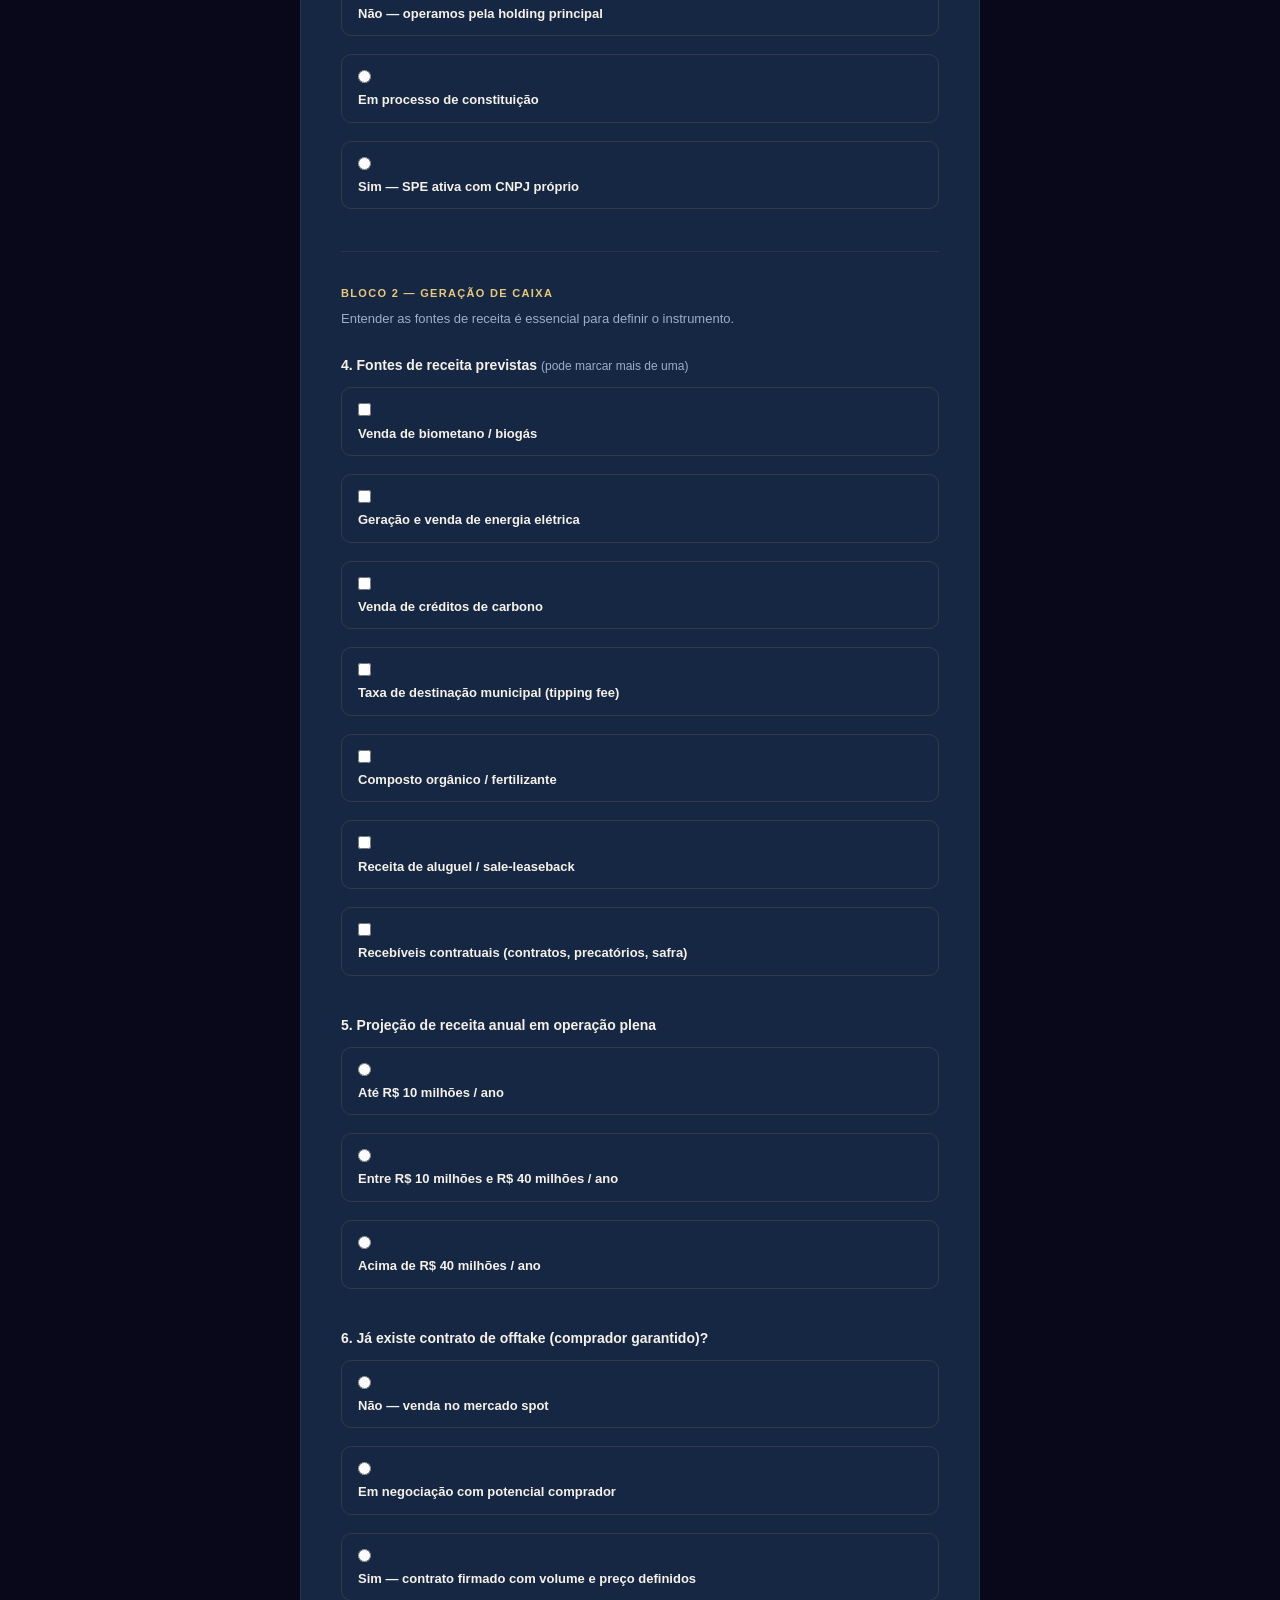
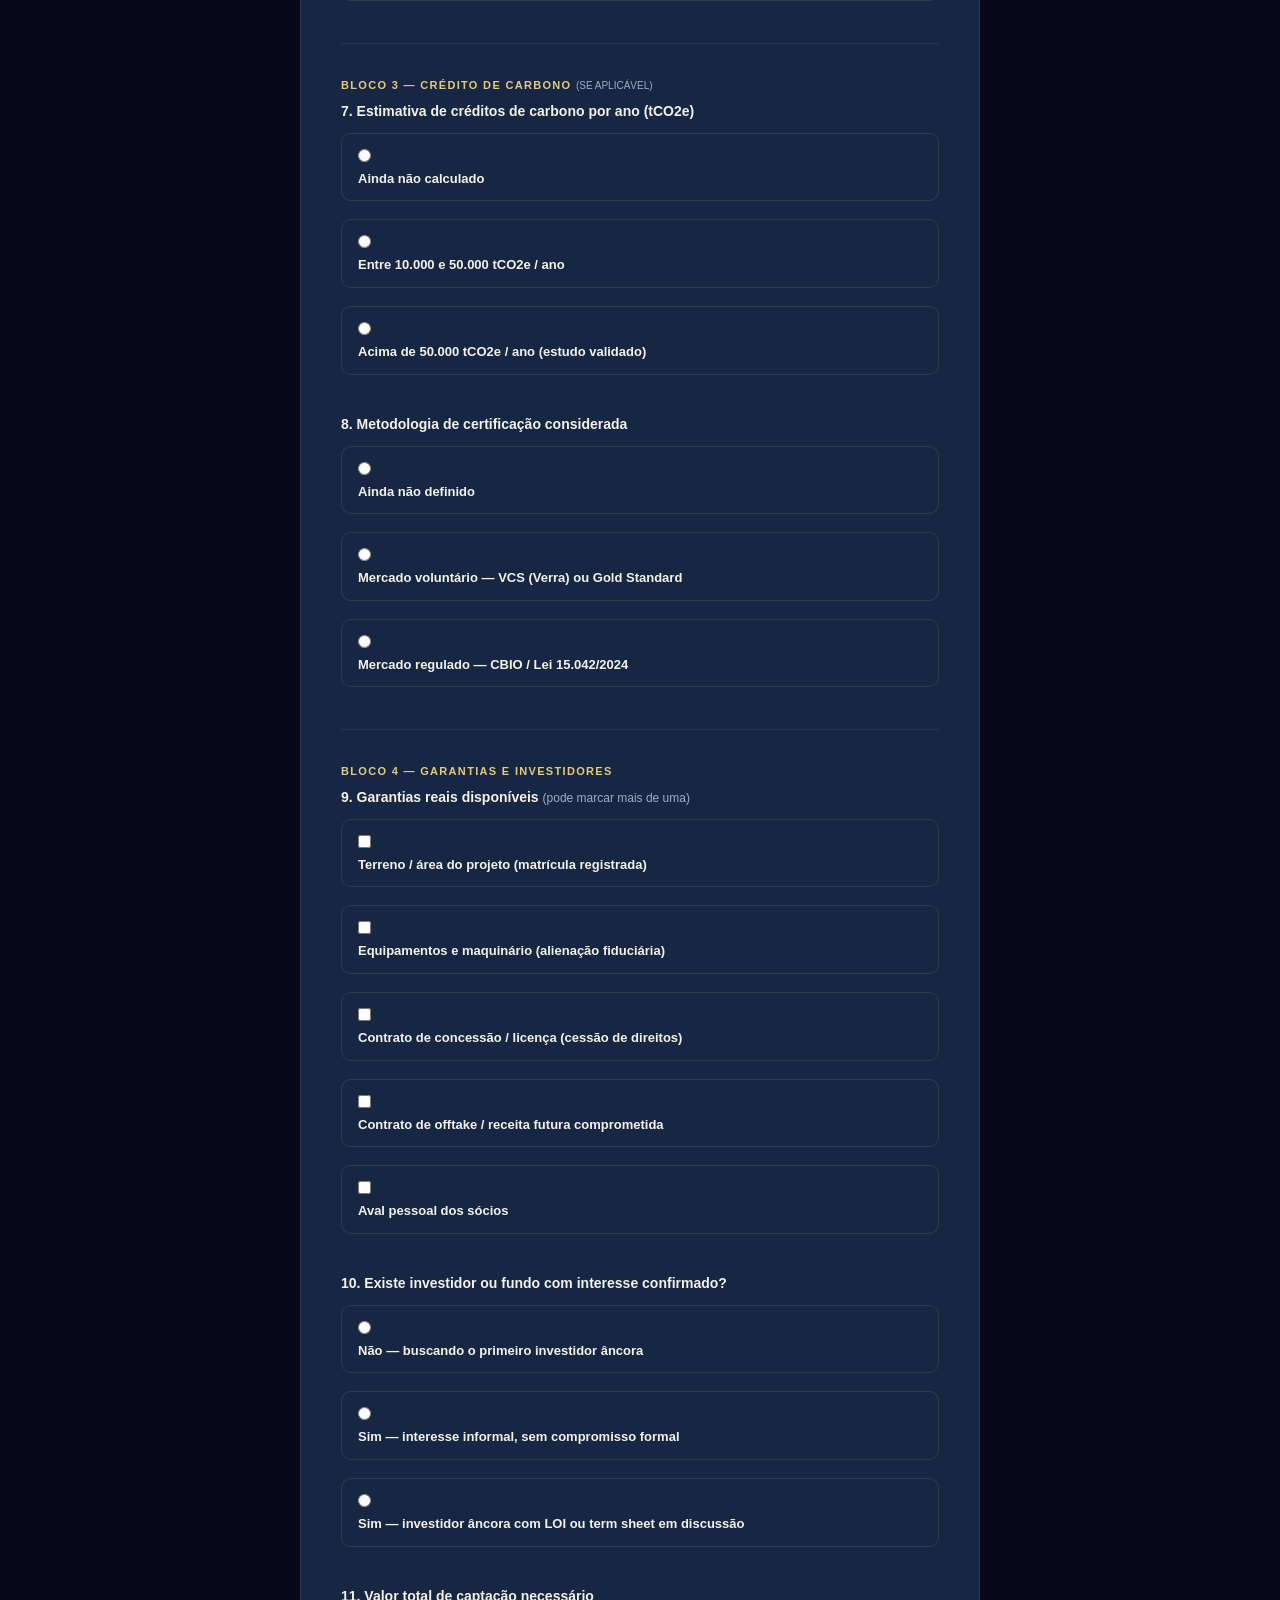
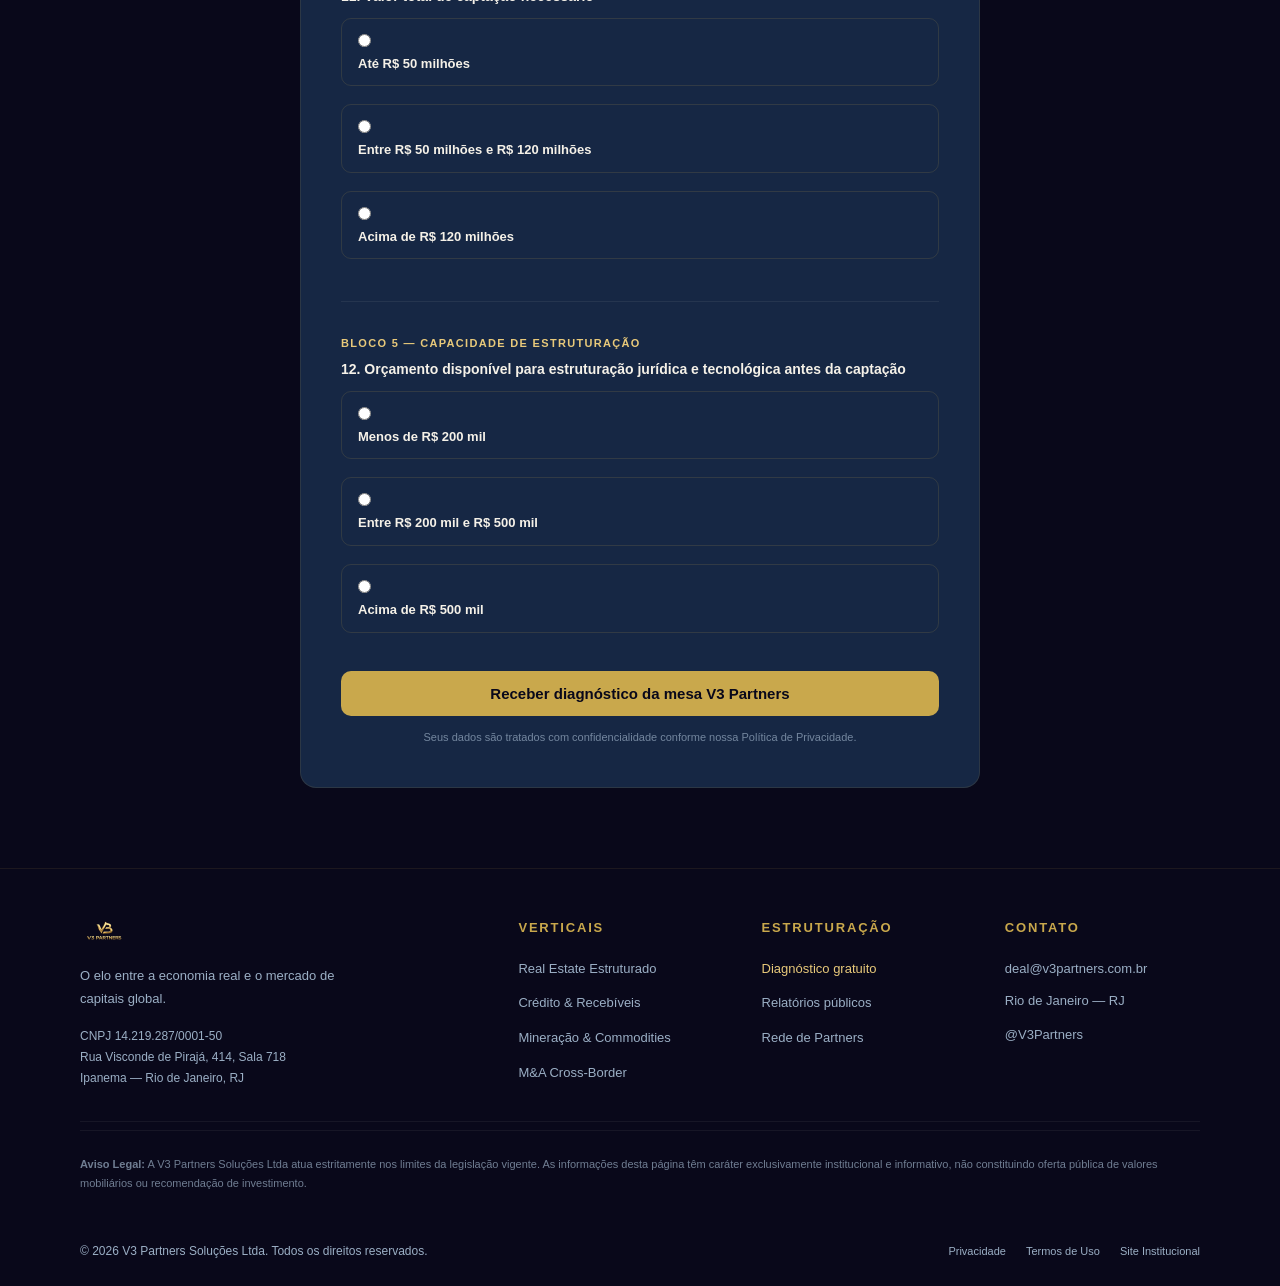
<file: qualificacao.html>
<!DOCTYPE html>
<html lang="pt-BR">
<head>
  <meta charset="UTF-8" />
  <meta name="viewport" content="width=device-width, initial-scale=1.0" />

  <title>Qualificação de Estruturação | V3 Partners</title>
  <meta name="description" content="Descubra em minutos qual instrumento financeiro é ideal para estruturar seu ativo — CRI Verde, FIDC ESG, Token RWA ou M&A Estruturado." />
  <meta name="robots" content="index, follow" />
  <link rel="canonical" href="https://www.v3partners.com.br/qualificacao" />

  <meta property="og:type" content="website" />
  <meta property="og:title" content="Seu ativo está pronto para o mercado de capitais? | V3 Partners" />
  <meta property="og:description" content="Responda 12 perguntas e receba um diagnóstico de estruturação personalizado da mesa V3 Partners." />
  <meta property="og:url" content="https://www.v3partners.com.br/qualificacao" />
  <meta property="og:image" content="https://www.v3partners.com.br/assets/img/og-image.jpeg" />

  <meta http-equiv="X-Content-Type-Options" content="nosniff" />
  <meta http-equiv="Referrer-Policy" content="strict-origin-when-cross-origin" />
  <meta http-equiv="Content-Security-Policy" content="default-src 'self'; style-src 'self' 'unsafe-inline' https://fonts.googleapis.com; font-src 'self' https://fonts.gstatic.com; script-src 'self' 'unsafe-inline'; img-src 'self' data: https:; connect-src 'self' https://v3-partner.vercel.app https://app.v3partners.com.br; frame-ancestors 'none';" />

  <link rel="icon" type="image/png" href="assets/img/favicon.png" />
  <link rel="preconnect" href="https://fonts.googleapis.com" />
  <link rel="preconnect" href="https://fonts.gstatic.com" crossorigin />
  <link href="https://fonts.googleapis.com/css2?family=DM+Sans:wght@400;500;600;700;800&display=swap" rel="stylesheet" />
  <link rel="stylesheet" href="assets/css/v3-design-system.css" />
  <link rel="stylesheet" href="assets/css/style.css" />

  <style>
    .form-section { background: var(--color-navy-900); min-height: 100vh; padding-top: 100px; padding-bottom: 80px; }
    .form-card { background: var(--color-navy-600); border: 1px solid var(--border-default); border-radius: 16px; padding: 40px; max-width: 680px; margin: 0 auto; }
    .bloco-titulo { font-size: 11px; font-weight: 700; letter-spacing: .12em; text-transform: uppercase; color: var(--color-gold-300); margin-bottom: 4px; }
    .bloco-desc { font-size: 13px; color: var(--color-muted); margin-bottom: 24px; }
    .pergunta { margin-bottom: 28px; }
    .pergunta label { display: block; font-size: 14px; font-weight: 600; color: var(--color-cream); margin-bottom: 10px; }
    .opcoes { display: flex; flex-direction: column; gap: 8px; }
    .opcao { display: flex; align-items: flex-start; gap: 12px; padding: 12px 16px; border: 1px solid rgba(201,168,76,.15); border-radius: 10px; cursor: pointer; transition: border-color .2s, background .2s; }
    .opcao:hover { border-color: rgba(201,168,76,.35); background: rgba(201,168,76,.04); }
    .opcao input[type=radio], .opcao input[type=checkbox] { margin-top: 2px; accent-color: #C9A84C; flex-shrink: 0; }
    .opcao.selected { border-color: rgba(201,168,76,.5); background: rgba(201,168,76,.07); }
    .opcao-texto { font-size: 13px; color: var(--color-cream); line-height: 1.5; }
    .input-field { width: 100%; background: var(--color-navy-900); border: 1px solid rgba(201,168,76,.2); border-radius: 8px; padding: 10px 14px; font-size: 14px; color: var(--color-cream); font-family: 'DM Sans', sans-serif; outline: none; box-sizing: border-box; }
    .input-field:focus { border-color: rgba(201,168,76,.5); }
    .input-field::placeholder { color: var(--color-muted); opacity: .6; }
    .divider { border: none; border-top: 1px solid rgba(240,236,228,.07); margin: 32px 0; }
    .progress-bar { height: 3px; background: rgba(201,168,76,.12); border-radius: 2px; margin-bottom: 32px; }
    .progress-fill { height: 100%; background: linear-gradient(90deg, #C9A84C, #E8C97A); border-radius: 2px; transition: width .4s ease; }
    .btn-submit { width: 100%; padding: 14px; background: #C9A84C; color: #09081A; border: none; border-radius: 10px; font-size: 15px; font-weight: 700; font-family: 'DM Sans', sans-serif; cursor: pointer; transition: background .2s, transform .1s; }
    .btn-submit:hover { background: #E8C97A; }
    .btn-submit:active { transform: scale(.99); }
    .btn-submit:disabled { opacity: .5; cursor: not-allowed; }
    .estado-sucesso { text-align: center; padding: 48px 24px; display: none; }
    .instrumento-badge { display: inline-block; padding: 6px 16px; border-radius: 20px; font-size: 12px; font-weight: 700; letter-spacing: .08em; text-transform: uppercase; margin: 12px 0; }
    .erro-msg { background: rgba(248,113,113,.1); border: 1px solid rgba(248,113,113,.3); color: #fca5a5; border-radius: 8px; padding: 12px 16px; font-size: 13px; margin-top: 16px; display: none; }
    .campo-grid { display: grid; grid-template-columns: 1fr 1fr; gap: 16px; }
    @media (max-width: 600px) { .form-card { padding: 24px 20px; } .campo-grid { grid-template-columns: 1fr; } }
  </style>
</head>
<body>

  <nav class="navbar">
    <div class="container">
      <a href="/" class="navbar-logo">
        <img src="assets/img/v3-logo-3d-alpha.png" alt="V3 Partners — Boutique de Securitização" />
      </a>
      <ul class="navbar-links" id="navLinks">
        <li><a href="/#verticais">Verticais</a></li>
        <li><a href="/#diretoria">Diretoria</a></li>
        <li><a href="relatorios.html">Relatórios</a></li>
        <li><a href="/#contato">Contato</a></li>
      </ul>
      <div class="navbar-cta">
        <a href="https://app.v3partners.com.br/dashboard" class="btn btn-secondary">Área do Partner</a>
        <a href="partners" class="btn btn-primary">Seja um Partner</a>
      </div>
      <button class="navbar-menu-btn" id="menuBtn" aria-label="Abrir menu" aria-expanded="false">
        <span></span><span></span><span></span>
      </button>
    </div>
  </nav>

  <section style="background: var(--color-navy-900); padding: 100px 0 0; text-align: center;">
    <div class="container" style="max-width: 600px;">
      <span class="label">Diagnóstico de Estruturação</span>
      <h1 style="font-size: clamp(28px,5vw,44px); font-weight: 800; color: var(--color-cream); margin: 16px 0 12px; line-height: 1.2;">
        Seu ativo está pronto para o mercado de capitais?
      </h1>
      <p style="font-size: 15px; color: var(--color-muted); max-width: 480px; margin: 0 auto 40px; line-height: 1.7;">
        Responda 12 perguntas em 5 minutos. Nossa mesa analisa o perfil do seu projeto e indica o instrumento financeiro mais adequado — CRI Verde, FIDC ESG, Token RWA ou M&A Estruturado.
      </p>
    </div>
  </section>

  <section class="form-section">
    <div class="container">
      <div class="form-card">

        <div class="progress-bar"><div class="progress-fill" id="progressFill" style="width: 8%"></div></div>

        <form id="formQualificacao" novalidate>

          <p class="bloco-titulo">Identificação</p>
          <div class="campo-grid" style="margin-bottom: 28px;">
            <div>
              <label style="font-size:13px; font-weight:600; color:var(--color-cream); display:block; margin-bottom:6px;">Nome <span style="color:#f87171">*</span></label>
              <input type="text" name="lead_nome" class="input-field" placeholder="Seu nome completo" required />
            </div>
            <div>
              <label style="font-size:13px; font-weight:600; color:var(--color-cream); display:block; margin-bottom:6px;">Email <span style="color:#f87171">*</span></label>
              <input type="email" name="lead_email" class="input-field" placeholder="seu@email.com.br" required />
            </div>
            <div>
              <label style="font-size:13px; font-weight:600; color:var(--color-cream); display:block; margin-bottom:6px;">Empresa <span style="color:#f87171">*</span></label>
              <input type="text" name="empresa_nome" class="input-field" placeholder="Nome da empresa" required />
            </div>
            <div>
              <label style="font-size:13px; font-weight:600; color:var(--color-cream); display:block; margin-bottom:6px;">Telefone / WhatsApp</label>
              <input type="tel" name="lead_telefone" class="input-field" placeholder="(21) 99999-9999" />
            </div>
          </div>

          <hr class="divider" />
          <p class="bloco-titulo">Bloco 1 — Estrutura do Projeto</p>
          <p class="bloco-desc">Queremos entender o estágio atual do ativo ou projeto.</p>

          <div class="pergunta">
            <label>1. Qual é o estágio atual do projeto?</label>
            <div class="opcoes">
              <label class="opcao"><input type="radio" name="projeto_estagio" value="inicial" /><div><div class="opcao-texto">Ideia estruturada, sem licenças ou contratos formalizados</div></div></label>
              <label class="opcao"><input type="radio" name="projeto_estagio" value="em_desenvolvimento" /><div><div class="opcao-texto">Em desenvolvimento — licenças em andamento, contratos iniciais assinados</div></div></label>
              <label class="opcao"><input type="radio" name="projeto_estagio" value="aprovado" /><div><div class="opcao-texto">Projeto aprovado com licenças obtidas e contrato formalizado</div></div></label>
            </div>
          </div>

          <div class="pergunta">
            <label>2. Existe contrato ou MOU com o município / concedente?</label>
            <div class="opcoes">
              <label class="opcao"><input type="radio" name="municipio_contrato" value="nao" /><div><div class="opcao-texto">Ainda não — estamos em negociação</div></div></label>
              <label class="opcao"><input type="radio" name="municipio_contrato" value="mou" /><div><div class="opcao-texto">Sim — MOU ou carta de intenção assinada</div></div></label>
              <label class="opcao"><input type="radio" name="municipio_contrato" value="formal" /><div><div class="opcao-texto">Sim — contrato de concessão formal assinado</div></div></label>
            </div>
          </div>

          <div class="pergunta">
            <label>3. O projeto tem SPE constituída?</label>
            <div class="opcoes">
              <label class="opcao"><input type="radio" name="spe_status" value="nao" /><div><div class="opcao-texto">Não — operamos pela holding principal</div></div></label>
              <label class="opcao"><input type="radio" name="spe_status" value="em_constituicao" /><div><div class="opcao-texto">Em processo de constituição</div></div></label>
              <label class="opcao"><input type="radio" name="spe_status" value="ativa" /><div><div class="opcao-texto">Sim — SPE ativa com CNPJ próprio</div></div></label>
            </div>
          </div>

          <hr class="divider" />
          <p class="bloco-titulo">Bloco 2 — Geração de Caixa</p>
          <p class="bloco-desc">Entender as fontes de receita é essencial para definir o instrumento.</p>

          <div class="pergunta">
            <label>4. Fontes de receita previstas <span style="font-weight:400; font-size:12px; color:var(--color-muted)">(pode marcar mais de uma)</span></label>
            <div class="opcoes">
              <label class="opcao"><input type="checkbox" name="fontes_receita" value="biometano" /><div class="opcao-texto">Venda de biometano / biogás</div></label>
              <label class="opcao"><input type="checkbox" name="fontes_receita" value="energia" /><div class="opcao-texto">Geração e venda de energia elétrica</div></label>
              <label class="opcao"><input type="checkbox" name="fontes_receita" value="carbono" /><div class="opcao-texto">Venda de créditos de carbono</div></label>
              <label class="opcao"><input type="checkbox" name="fontes_receita" value="tipping_fee" /><div class="opcao-texto">Taxa de destinação municipal (tipping fee)</div></label>
              <label class="opcao"><input type="checkbox" name="fontes_receita" value="fertilizante" /><div class="opcao-texto">Composto orgânico / fertilizante</div></label>
              <label class="opcao"><input type="checkbox" name="fontes_receita" value="aluguel" /><div class="opcao-texto">Receita de aluguel / sale-leaseback</div></label>
              <label class="opcao"><input type="checkbox" name="fontes_receita" value="recebiveis" /><div class="opcao-texto">Recebíveis contratuais (contratos, precatórios, safra)</div></label>
            </div>
          </div>

          <div class="pergunta">
            <label>5. Projeção de receita anual em operação plena</label>
            <div class="opcoes">
              <label class="opcao"><input type="radio" name="receita_anual_projecao" value="ate_10m" /><div><div class="opcao-texto">Até R$ 10 milhões / ano</div></div></label>
              <label class="opcao"><input type="radio" name="receita_anual_projecao" value="10m_40m" /><div><div class="opcao-texto">Entre R$ 10 milhões e R$ 40 milhões / ano</div></div></label>
              <label class="opcao"><input type="radio" name="receita_anual_projecao" value="acima_40m" /><div><div class="opcao-texto">Acima de R$ 40 milhões / ano</div></div></label>
            </div>
          </div>

          <div class="pergunta">
            <label>6. Já existe contrato de offtake (comprador garantido)?</label>
            <div class="opcoes">
              <label class="opcao"><input type="radio" name="offtake_contrato" value="nao" /><div><div class="opcao-texto">Não — venda no mercado spot</div></div></label>
              <label class="opcao"><input type="radio" name="offtake_contrato" value="em_negociacao" /><div><div class="opcao-texto">Em negociação com potencial comprador</div></div></label>
              <label class="opcao"><input type="radio" name="offtake_contrato" value="assinado" /><div><div class="opcao-texto">Sim — contrato firmado com volume e preço definidos</div></div></label>
            </div>
          </div>

          <hr class="divider" />
          <p class="bloco-titulo">Bloco 3 — Crédito de Carbono <span style="font-weight:400; font-size:10px; color:var(--color-muted); letter-spacing:0">(se aplicável)</span></p>

          <div class="pergunta">
            <label>7. Estimativa de créditos de carbono por ano (tCO2e)</label>
            <div class="opcoes">
              <label class="opcao"><input type="radio" name="carbono_tco2e_estimativa" value="nao_calculado" /><div><div class="opcao-texto">Ainda não calculado</div></div></label>
              <label class="opcao"><input type="radio" name="carbono_tco2e_estimativa" value="10k_50k" /><div><div class="opcao-texto">Entre 10.000 e 50.000 tCO2e / ano</div></div></label>
              <label class="opcao"><input type="radio" name="carbono_tco2e_estimativa" value="acima_50k" /><div><div class="opcao-texto">Acima de 50.000 tCO2e / ano (estudo validado)</div></div></label>
            </div>
          </div>

          <div class="pergunta">
            <label>8. Metodologia de certificação considerada</label>
            <div class="opcoes">
              <label class="opcao"><input type="radio" name="carbono_certificacao" value="nao_definido" /><div><div class="opcao-texto">Ainda não definido</div></div></label>
              <label class="opcao"><input type="radio" name="carbono_certificacao" value="voluntario" /><div><div class="opcao-texto">Mercado voluntário — VCS (Verra) ou Gold Standard</div></div></label>
              <label class="opcao"><input type="radio" name="carbono_certificacao" value="regulado" /><div><div class="opcao-texto">Mercado regulado — CBIO / Lei 15.042/2024</div></div></label>
            </div>
          </div>

          <hr class="divider" />
          <p class="bloco-titulo">Bloco 4 — Garantias e Investidores</p>

          <div class="pergunta">
            <label>9. Garantias reais disponíveis <span style="font-weight:400; font-size:12px; color:var(--color-muted)">(pode marcar mais de uma)</span></label>
            <div class="opcoes">
              <label class="opcao"><input type="checkbox" name="garantias" value="terreno" /><div class="opcao-texto">Terreno / área do projeto (matrícula registrada)</div></label>
              <label class="opcao"><input type="checkbox" name="garantias" value="equipamentos" /><div class="opcao-texto">Equipamentos e maquinário (alienação fiduciária)</div></label>
              <label class="opcao"><input type="checkbox" name="garantias" value="concessao" /><div class="opcao-texto">Contrato de concessão / licença (cessão de direitos)</div></label>
              <label class="opcao"><input type="checkbox" name="garantias" value="offtake" /><div class="opcao-texto">Contrato de offtake / receita futura comprometida</div></label>
              <label class="opcao"><input type="checkbox" name="garantias" value="aval_socios" /><div class="opcao-texto">Aval pessoal dos sócios</div></label>
            </div>
          </div>

          <div class="pergunta">
            <label>10. Existe investidor ou fundo com interesse confirmado?</label>
            <div class="opcoes">
              <label class="opcao"><input type="radio" name="investidores_existentes" value="nao" /><div><div class="opcao-texto">Não — buscando o primeiro investidor âncora</div></div></label>
              <label class="opcao"><input type="radio" name="investidores_existentes" value="interesse_informal" /><div><div class="opcao-texto">Sim — interesse informal, sem compromisso formal</div></div></label>
              <label class="opcao"><input type="radio" name="investidores_existentes" value="loi_assinada" /><div><div class="opcao-texto">Sim — investidor âncora com LOI ou term sheet em discussão</div></div></label>
            </div>
          </div>

          <div class="pergunta">
            <label>11. Valor total de captação necessário</label>
            <div class="opcoes">
              <label class="opcao"><input type="radio" name="valor_captacao_necessario" value="ate_50m" /><div><div class="opcao-texto">Até R$ 50 milhões</div></div></label>
              <label class="opcao"><input type="radio" name="valor_captacao_necessario" value="50m_120m" /><div><div class="opcao-texto">Entre R$ 50 milhões e R$ 120 milhões</div></div></label>
              <label class="opcao"><input type="radio" name="valor_captacao_necessario" value="acima_120m" /><div><div class="opcao-texto">Acima de R$ 120 milhões</div></div></label>
            </div>
          </div>

          <hr class="divider" />
          <p class="bloco-titulo">Bloco 5 — Capacidade de Estruturação</p>

          <div class="pergunta">
            <label>12. Orçamento disponível para estruturação jurídica e tecnológica antes da captação</label>
            <div class="opcoes">
              <label class="opcao"><input type="radio" name="orcamento_estruturacao" value="menos_200k" /><div><div class="opcao-texto">Menos de R$ 200 mil</div></div></label>
              <label class="opcao"><input type="radio" name="orcamento_estruturacao" value="200k_500k" /><div><div class="opcao-texto">Entre R$ 200 mil e R$ 500 mil</div></div></label>
              <label class="opcao"><input type="radio" name="orcamento_estruturacao" value="acima_500k" /><div><div class="opcao-texto">Acima de R$ 500 mil</div></div></label>
            </div>
          </div>

          <div class="erro-msg" id="erroMsg"></div>

          <button type="submit" class="btn-submit" id="btnSubmit">
            Receber diagnóstico da mesa V3 Partners
          </button>

          <p style="font-size:11px; color:var(--color-muted); text-align:center; margin-top:12px; opacity:.7;">
            Seus dados são tratados com confidencialidade conforme nossa <a href="politica-de-privacidade" style="color:var(--color-muted);">Política de Privacidade</a>.
          </p>

        </form>

        <div class="estado-sucesso" id="estadoSucesso">
          <div style="width:56px; height:56px; border-radius:50%; background:rgba(16,185,129,.15); border:1px solid rgba(16,185,129,.3); display:flex; align-items:center; justify-content:center; margin:0 auto 20px; font-size:24px;">✓</div>
          <h2 style="font-size:24px; font-weight:700; color:var(--color-cream); margin-bottom:12px;">Diagnóstico recebido</h2>
          <p style="color:var(--color-muted); font-size:14px; max-width:440px; margin:0 auto 20px; line-height:1.7;" id="msgDiagnostico"></p>
          <span class="instrumento-badge" id="instrumentoBadge"></span>
          <div style="margin-top:32px; padding:20px; background:var(--color-navy-900); border-radius:12px; border:1px solid var(--border-default);">
            <p style="font-size:13px; color:var(--color-muted); line-height:1.7; margin-bottom:16px;">
              Nossa mesa de estruturação entrará em contato em até <strong style="color:var(--color-cream);">48 horas úteis</strong> para aprofundar a análise e apresentar as próximas etapas.
            </p>
            <a href="mailto:deal@v3partners.com.br" class="btn btn-primary" style="display:inline-block; text-decoration:none;">
              Contato direto — deal@v3partners.com.br
            </a>
          </div>
        </div>

      </div>
    </div>
  </section>

  <footer class="footer">
    <div class="container">
      <div class="footer-grid">
        <div>
          <img src="assets/img/v3-logo-3d-alpha.png" alt="V3 Partners" style="height:32px; object-fit:contain;" />
          <p class="mt-16" style="font-size:13px; max-width:280px;">O elo entre a economia real e o mercado de capitais global.</p>
          <p class="mt-16" style="font-size:12px; color:var(--color-muted);">CNPJ 14.219.287/0001-50<br />Rua Visconde de Pirajá, 414, Sala 718<br />Ipanema — Rio de Janeiro, RJ</p>
        </div>
        <div>
          <p class="label" style="margin-bottom:16px;">Verticais</p>
          <ul style="list-style:none; display:flex; flex-direction:column; gap:10px;">
            <li><a href="/#verticais" style="color:var(--color-muted); text-decoration:none; font-size:13px;">Real Estate Estruturado</a></li>
            <li><a href="/#verticais" style="color:var(--color-muted); text-decoration:none; font-size:13px;">Crédito & Recebíveis</a></li>
            <li><a href="/#verticais" style="color:var(--color-muted); text-decoration:none; font-size:13px;">Mineração & Commodities</a></li>
            <li><a href="/#verticais" style="color:var(--color-muted); text-decoration:none; font-size:13px;">M&A Cross-Border</a></li>
          </ul>
        </div>
        <div>
          <p class="label" style="margin-bottom:16px;">Estruturação</p>
          <ul style="list-style:none; display:flex; flex-direction:column; gap:10px;">
            <li><a href="qualificacao" style="color:var(--color-gold-300); text-decoration:none; font-size:13px;">Diagnóstico gratuito</a></li>
            <li><a href="relatorios.html" style="color:var(--color-muted); text-decoration:none; font-size:13px;">Relatórios públicos</a></li>
            <li><a href="partners" style="color:var(--color-muted); text-decoration:none; font-size:13px;">Rede de Partners</a></li>
          </ul>
        </div>
        <div>
          <p class="label" style="margin-bottom:16px;">Contato</p>
          <ul style="list-style:none; display:flex; flex-direction:column; gap:10px;">
            <li><a href="mailto:deal@v3partners.com.br" style="color:var(--color-muted); text-decoration:none; font-size:13px;">deal@v3partners.com.br</a></li>
            <li style="font-size:13px; color:var(--color-muted);">Rio de Janeiro — RJ</li>
            <li><a href="https://instagram.com/V3Partners" target="_blank" rel="noopener noreferrer" style="color:var(--color-muted); text-decoration:none; font-size:13px;">@V3Partners</a></li>
          </ul>
        </div>
      </div>
      <div style="padding:24px 0; border-top:1px solid rgba(240,236,228,.06); margin-top:8px;">
        <p style="font-size:11px; color:var(--color-muted); line-height:1.7; opacity:.7;">
          <strong style="color:var(--color-muted);">Aviso Legal:</strong> A V3 Partners Soluções Ltda atua estritamente nos limites da legislação vigente. As informações desta página têm caráter exclusivamente institucional e informativo, não constituindo oferta pública de valores mobiliários ou recomendação de investimento.
        </p>
      </div>
      <div class="footer-bottom">
        <p>© 2026 V3 Partners Soluções Ltda. Todos os direitos reservados.</p>
        <div style="display:flex; gap:20px; flex-wrap:wrap;">
          <a href="politica-de-privacidade" style="font-size:11px; color:var(--color-muted); text-decoration:none;">Privacidade</a>
          <a href="termos-de-uso" style="font-size:11px; color:var(--color-muted); text-decoration:none;">Termos de Uso</a>
          <a href="/" style="font-size:11px; color:var(--color-muted); text-decoration:none;">Site Institucional</a>
        </div>
      </div>
    </div>
  </footer>

  <script>
    const menuBtn = document.getElementById('menuBtn');
    const navLinks = document.getElementById('navLinks');
    menuBtn.addEventListener('click', () => {
      const open = navLinks.classList.toggle('active');
      menuBtn.setAttribute('aria-expanded', open);
    });

    document.querySelectorAll('.opcao input').forEach(input => {
      input.addEventListener('change', () => {
        if (input.type === 'radio') {
          document.querySelectorAll(`input[name="${input.name}"]`).forEach(r => {
            r.closest('.opcao').classList.remove('selected');
          });
        }
        input.closest('.opcao').classList.toggle('selected', input.checked);
        atualizarProgresso();
      });
    });

    function atualizarProgresso() {
      const radioNames = ['projeto_estagio','municipio_contrato','spe_status','receita_anual_projecao',
        'offtake_contrato','carbono_tco2e_estimativa','carbono_certificacao',
        'investidores_existentes','valor_captacao_necessario','orcamento_estruturacao'];
      let respondidas = radioNames.filter(n => document.querySelector(`input[name="${n}"]:checked`)).length;
      if (document.querySelector('input[name="fontes_receita"]:checked')) respondidas++;
      if (document.querySelector('input[name="garantias"]:checked')) respondidas++;
      document.getElementById('progressFill').style.width = Math.round((respondidas / 12) * 100) + '%';
    }

    const LABELS = {
      CRI_VERDE:      { label: 'CRI Verde',      bg: 'rgba(16,185,129,.15)',  color: '#10b981' },
      TOKEN_RWA:      { label: 'Token RWA',       bg: 'rgba(201,168,76,.15)', color: '#C9A84C' },
      FIDC_ESG:       { label: 'FIDC ESG',        bg: 'rgba(96,165,250,.15)', color: '#60a5fa' },
      EQUITY_TOKEN:   { label: 'Equity Token',    bg: 'rgba(167,139,250,.15)',color: '#a78bfa' },
      MA_ESTRUTURADO: { label: 'M&A Estruturado', bg: 'rgba(251,146,60,.15)', color: '#fb923c' },
      INDEFINIDO:     { label: 'A definir',       bg: 'rgba(155,175,197,.15)',color: '#9BAFC5' },
    };

    document.getElementById('formQualificacao').addEventListener('submit', async (e) => {
      e.preventDefault();
      const erroEl = document.getElementById('erroMsg');
      erroEl.style.display = 'none';

      const fd = new FormData(e.target);
      const lead_nome    = fd.get('lead_nome')?.toString().trim();
      const lead_email   = fd.get('lead_email')?.toString().trim();
      const empresa_nome = fd.get('empresa_nome')?.toString().trim();

      if (!lead_nome || !lead_email || !empresa_nome) {
        erroEl.textContent = 'Nome, email e empresa são obrigatórios.';
        erroEl.style.display = 'block';
        return;
      }

      const payload = {
        lead_nome, lead_email, empresa_nome,
        lead_telefone:            fd.get('lead_telefone') || undefined,
        projeto_estagio:          fd.get('projeto_estagio') || undefined,
        municipio_contrato:       fd.get('municipio_contrato') || undefined,
        spe_status:               fd.get('spe_status') || undefined,
        fontes_receita:           fd.getAll('fontes_receita').length ? fd.getAll('fontes_receita') : undefined,
        receita_anual_projecao:   fd.get('receita_anual_projecao') || undefined,
        offtake_contrato:         fd.get('offtake_contrato') || undefined,
        carbono_tco2e_estimativa: fd.get('carbono_tco2e_estimativa') || undefined,
        carbono_certificacao:     fd.get('carbono_certificacao') || undefined,
        investidores_existentes:  fd.get('investidores_existentes') || undefined,
        valor_captacao_necessario:fd.get('valor_captacao_necessario') || undefined,
        orcamento_estruturacao:   fd.get('orcamento_estruturacao') || undefined,
        garantias:                fd.getAll('garantias').length ? fd.getAll('garantias') : undefined,
      };

      const btn = document.getElementById('btnSubmit');
      btn.disabled = true;
      btn.textContent = 'Enviando...';

      try {
        const res = await fetch('https://v3-partner.vercel.app/api/public/assessment', {
          method: 'POST',
          headers: { 'Content-Type': 'application/json' },
          body: JSON.stringify(payload),
        });
        const json = await res.json();
        if (!res.ok) throw new Error(json.error || 'Erro');

        document.getElementById('formQualificacao').style.display = 'none';
        const sucesso = document.getElementById('estadoSucesso');
        sucesso.style.display = 'block';

        const inst = json.instrumento_recomendado || 'INDEFINIDO';
        const info = LABELS[inst] || LABELS.INDEFINIDO;
        const badge = document.getElementById('instrumentoBadge');
        badge.textContent = info.label;
        badge.style.background = info.bg;
        badge.style.color = info.color;
        badge.style.border = `1px solid ${info.color}40`;
        document.getElementById('msgDiagnostico').textContent = json.mensagem || 'Nossa mesa analisará seu perfil e entrará em contato.';

      } catch {
        erroEl.textContent = 'Erro ao enviar. Tente novamente ou escreva para deal@v3partners.com.br';
        erroEl.style.display = 'block';
        btn.disabled = false;
        btn.textContent = 'Receber diagnóstico da mesa V3 Partners';
      }
    });
  </script>
</body>
</html>
</file>
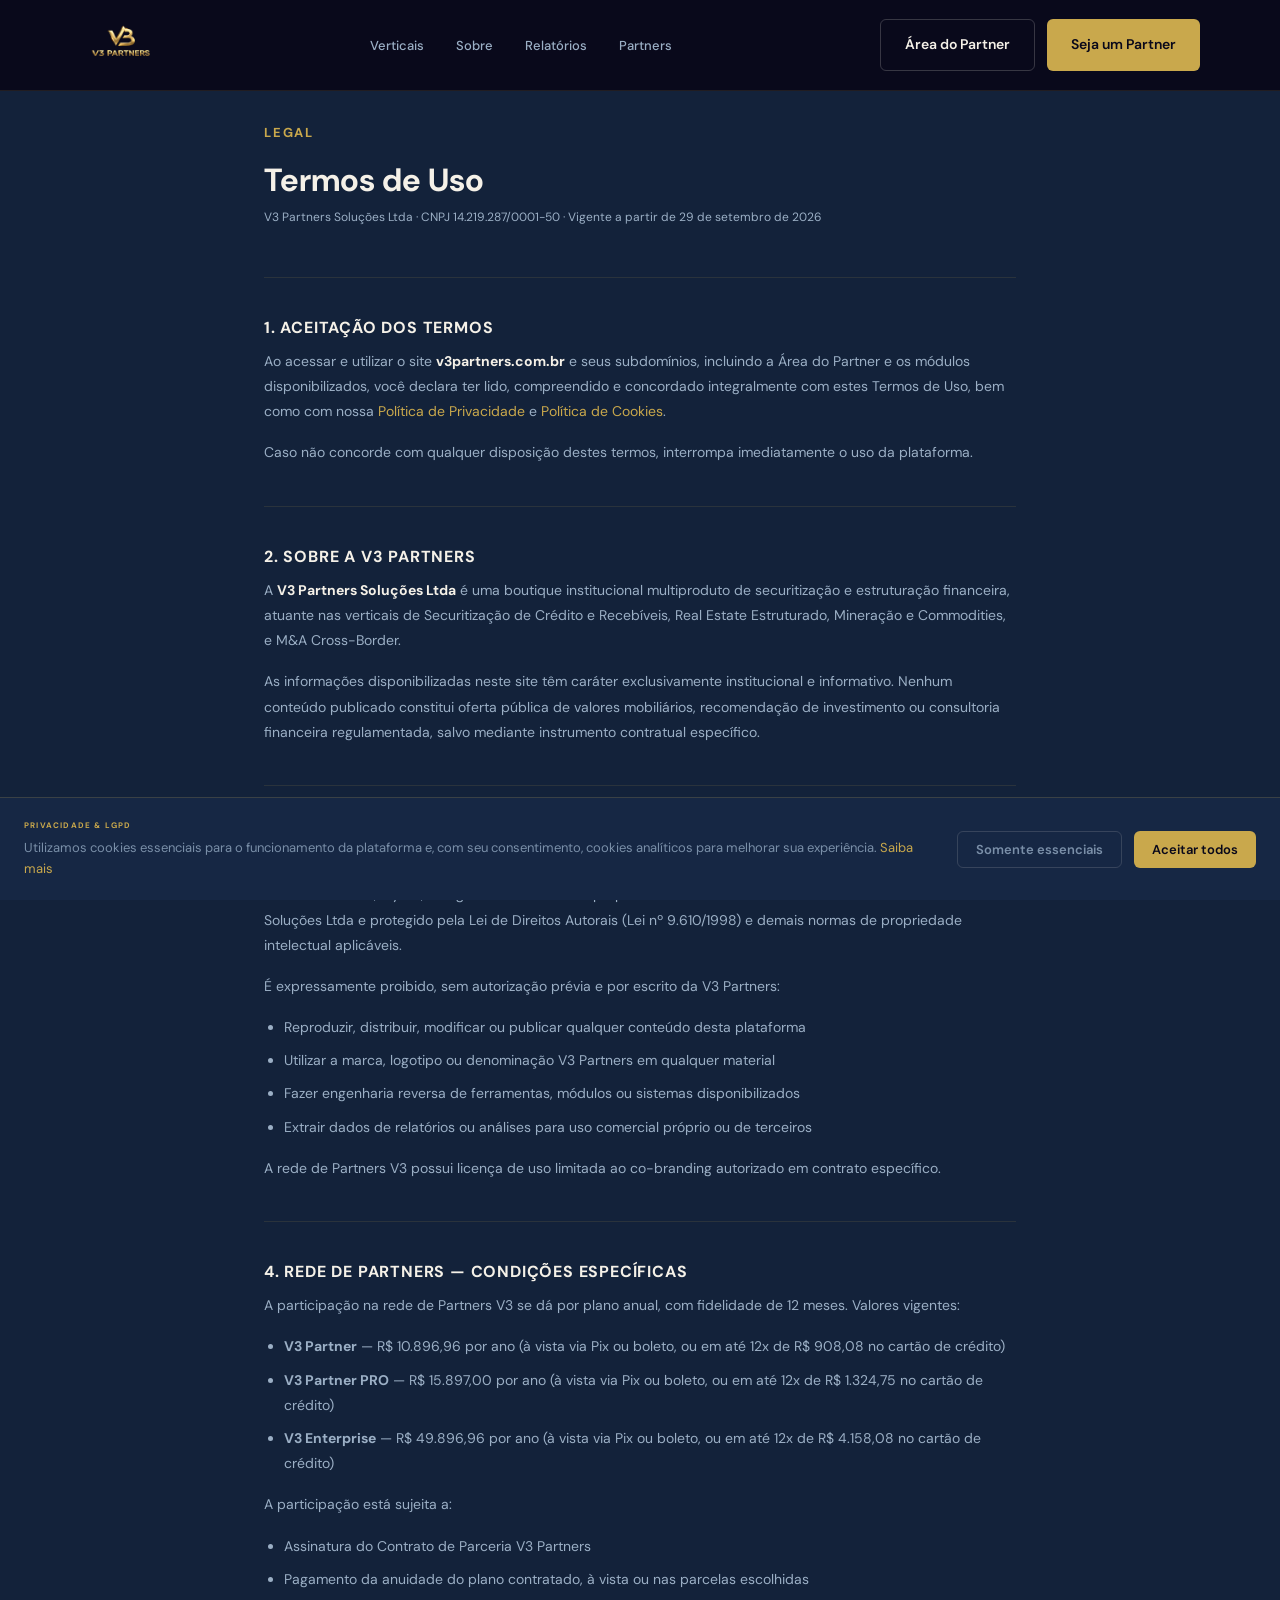
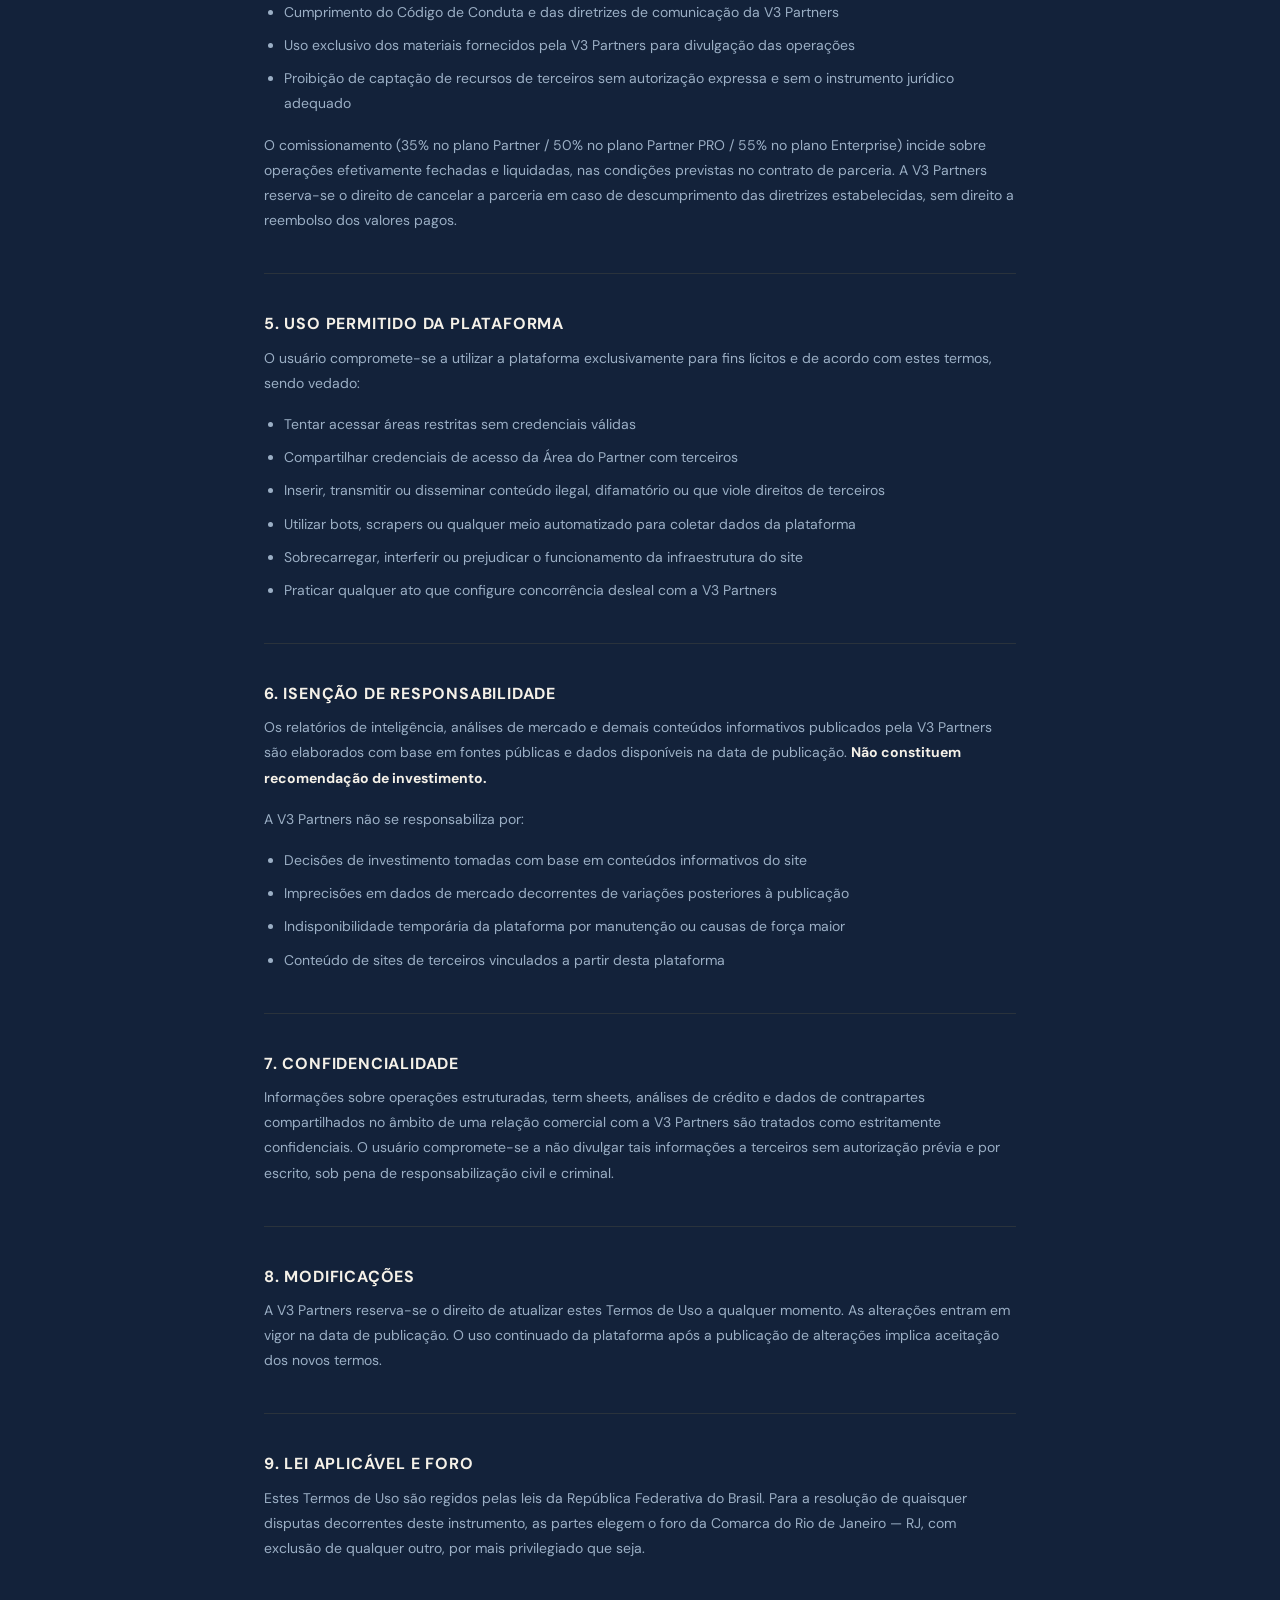
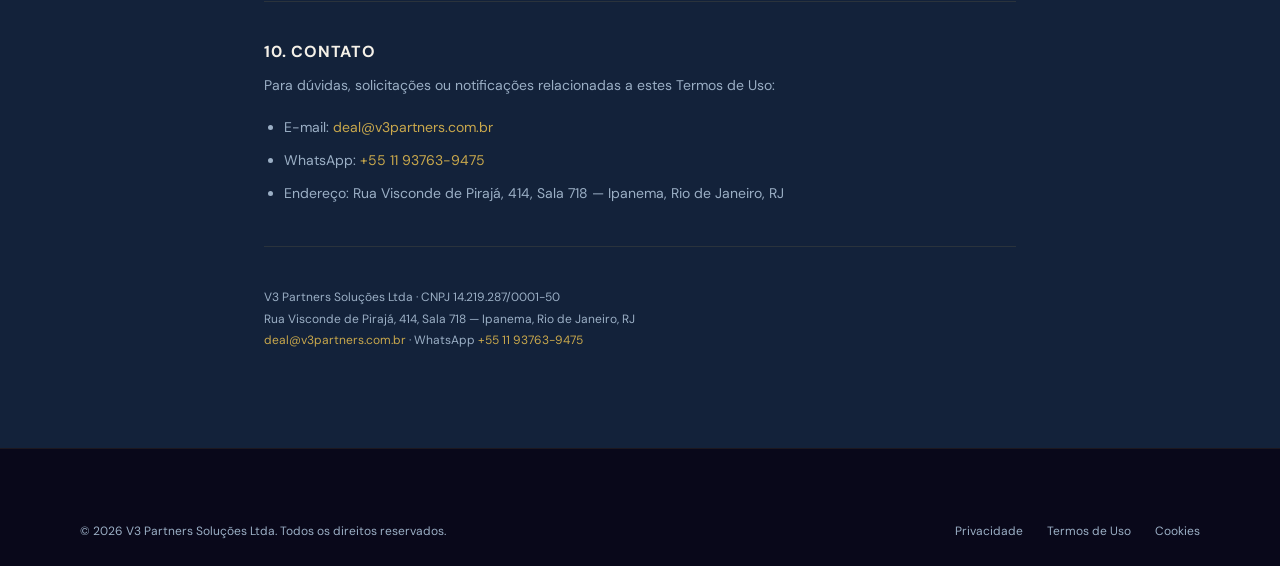
<file: termos-de-uso.html>
<!DOCTYPE html>
<html lang="pt-BR">
<head>
  <meta charset="UTF-8" />
  <meta name="viewport" content="width=device-width, initial-scale=1.0" />
  <title>Termos de Uso — V3 Partners | Securitizadora</title>
  <meta name="description" content="Termos de Uso da plataforma V3 Partners. Condições para acesso ao site, relatórios de inteligência e área restrita de Partners." />
  <meta name="robots" content="noindex, follow" />
  <link rel="canonical" href="https://www.v3partners.com.br/termos-de-uso" />
  <link rel="icon" type="image/png" href="assets/img/favicon.png" />
  <link rel="apple-touch-icon" href="assets/img/favicon.png" />
  <link rel="preconnect" href="https://fonts.googleapis.com" />
  <link rel="preconnect" href="https://fonts.gstatic.com" crossorigin />
  <link href="https://fonts.googleapis.com/css2?family=DM+Sans:wght@400;500;600;700;800&display=swap" rel="stylesheet" />
  <link rel="stylesheet" href="assets/css/style.css" />
  <style>
    .legal-content { max-width: 800px; margin: 0 auto; padding: 120px 24px 80px; }
    .legal-content h1 { font-size: 32px; font-weight: 700; color: var(--cream); margin-bottom: 8px; }
    .legal-content .meta { font-size: 12px; color: var(--muted); margin-bottom: 48px; }
    .legal-content h2 { font-size: 16px; font-weight: 700; color: var(--cream); margin: 40px 0 12px; text-transform: uppercase; letter-spacing: 0.05em; }
    .legal-content p { font-size: 14px; color: var(--muted); line-height: 1.8; margin-bottom: 16px; }
    .legal-content ul { padding-left: 20px; margin-bottom: 16px; }
    .legal-content ul li { font-size: 14px; color: var(--muted); line-height: 1.8; margin-bottom: 8px; }
    .legal-content a { color: var(--gold); text-decoration: none; }
    .legal-content a:hover { color: var(--gold-light); }
    .divider { height: 1px; background: rgba(201,168,76,0.12); margin: 40px 0; }
  </style>
</head>
<body style="background: var(--navy-base);">

  <!-- NAVBAR -->
  <nav class="navbar">
    <div class="container">
      <a href="/" class="navbar-logo">
        <img src="assets/img/v3-logo-3d-alpha.png" alt="V3 Partners" />
      </a>
      <ul class="navbar-links">
        <li><a href="/#verticais">Verticais</a></li>
        <li><a href="sobre.html">Sobre</a></li>
        <li><a href="relatorios.html">Relatórios</a></li>
        <li><a href="partners">Partners</a></li>
      </ul>
      <div class="navbar-cta">
        <a href="members/dashboard.html" class="btn btn-secondary">Área do Partner</a>
        <a href="partners" class="btn btn-primary">Seja um Partner</a>
      </div>
    </div>
  </nav>

  <!-- CONTEÚDO LEGAL -->
  <div class="legal-content">

    <span class="label">Legal</span>
    <h1 class="mt-16">Termos de Uso</h1>
    <p class="meta">V3 Partners Soluções Ltda · CNPJ 14.219.287/0001-50 · Vigente a partir de 29 de setembro de 2026</p>

    <div class="divider"></div>

    <h2>1. Aceitação dos Termos</h2>
    <p>
      Ao acessar e utilizar o site <strong style="color: var(--cream);">v3partners.com.br</strong> e seus subdomínios,
      incluindo a Área do Partner e os módulos disponibilizados, você declara ter lido, compreendido e concordado
      integralmente com estes Termos de Uso, bem como com nossa
      <a href="politica-de-privacidade">Política de Privacidade</a> e
      <a href="politica-de-cookies">Política de Cookies</a>.
    </p>
    <p>Caso não concorde com qualquer disposição destes termos, interrompa imediatamente o uso da plataforma.</p>

    <div class="divider"></div>

    <h2>2. Sobre a V3 Partners</h2>
    <p>
      A <strong style="color: var(--cream);">V3 Partners Soluções Ltda</strong> é uma boutique institucional multiproduto
      de securitização e estruturação financeira, atuante nas verticais de Securitização de Crédito e Recebíveis,
      Real Estate Estruturado, Mineração e Commodities, e M&A Cross-Border.
    </p>
    <p>
      As informações disponibilizadas neste site têm caráter exclusivamente institucional e informativo.
      Nenhum conteúdo publicado constitui oferta pública de valores mobiliários, recomendação de investimento
      ou consultoria financeira regulamentada, salvo mediante instrumento contratual específico.
    </p>

    <div class="divider"></div>

    <h2>3. Propriedade Intelectual</h2>
    <p>
      Todo o conteúdo disponível neste site — incluindo textos, relatórios, análises, metodologias, marca,
      logotipo, identidade visual, layout, código-fonte e materiais proprietários — é de titularidade exclusiva
      da V3 Partners Soluções Ltda e protegido pela Lei de Direitos Autorais (Lei nº 9.610/1998) e demais
      normas de propriedade intelectual aplicáveis.
    </p>
    <p>É expressamente proibido, sem autorização prévia e por escrito da V3 Partners:</p>
    <ul>
      <li>Reproduzir, distribuir, modificar ou publicar qualquer conteúdo desta plataforma</li>
      <li>Utilizar a marca, logotipo ou denominação V3 Partners em qualquer material</li>
      <li>Fazer engenharia reversa de ferramentas, módulos ou sistemas disponibilizados</li>
      <li>Extrair dados de relatórios ou análises para uso comercial próprio ou de terceiros</li>
    </ul>
    <p>A rede de Partners V3 possui licença de uso limitada ao co-branding autorizado em contrato específico.</p>

    <div class="divider"></div>

    <h2>4. Rede de Partners — Condições Específicas</h2>
    <p>A participação na rede de Partners V3 se dá por plano anual, com fidelidade de 12 meses. Valores vigentes:</p>
    <ul>
      <li><strong>V3 Partner</strong> — R$ 10.896,96 por ano (à vista via Pix ou boleto, ou em até 12x de R$ 908,08 no cartão de crédito)</li>
      <li><strong>V3 Partner PRO</strong> — R$ 15.897,00 por ano (à vista via Pix ou boleto, ou em até 12x de R$ 1.324,75 no cartão de crédito)</li>
      <li><strong>V3 Enterprise</strong> — R$ 49.896,96 por ano (à vista via Pix ou boleto, ou em até 12x de R$ 4.158,08 no cartão de crédito)</li>
    </ul>
    <p>A participação está sujeita a:</p>
    <ul>
      <li>Assinatura do Contrato de Parceria V3 Partners</li>
      <li>Pagamento da anuidade do plano contratado, à vista ou nas parcelas escolhidas</li>
      <li>Cumprimento do Código de Conduta e das diretrizes de comunicação da V3 Partners</li>
      <li>Uso exclusivo dos materiais fornecidos pela V3 Partners para divulgação das operações</li>
      <li>Proibição de captação de recursos de terceiros sem autorização expressa e sem o instrumento jurídico adequado</li>
    </ul>
    <p>
      O comissionamento (35% no plano Partner / 50% no plano Partner PRO / 55% no plano Enterprise) incide sobre operações efetivamente
      fechadas e liquidadas, nas condições previstas no contrato de parceria. A V3 Partners reserva-se o direito
      de cancelar a parceria em caso de descumprimento das diretrizes estabelecidas, sem direito a reembolso
      dos valores pagos.
    </p>

    <div class="divider"></div>

    <h2>5. Uso Permitido da Plataforma</h2>
    <p>O usuário compromete-se a utilizar a plataforma exclusivamente para fins lícitos e de acordo com estes termos, sendo vedado:</p>
    <ul>
      <li>Tentar acessar áreas restritas sem credenciais válidas</li>
      <li>Compartilhar credenciais de acesso da Área do Partner com terceiros</li>
      <li>Inserir, transmitir ou disseminar conteúdo ilegal, difamatório ou que viole direitos de terceiros</li>
      <li>Utilizar bots, scrapers ou qualquer meio automatizado para coletar dados da plataforma</li>
      <li>Sobrecarregar, interferir ou prejudicar o funcionamento da infraestrutura do site</li>
      <li>Praticar qualquer ato que configure concorrência desleal com a V3 Partners</li>
    </ul>

    <div class="divider"></div>

    <h2>6. Isenção de Responsabilidade</h2>
    <p>
      Os relatórios de inteligência, análises de mercado e demais conteúdos informativos publicados pela V3 Partners
      são elaborados com base em fontes públicas e dados disponíveis na data de publicação.
      <strong style="color: var(--cream);">Não constituem recomendação de investimento.</strong>
    </p>
    <p>A V3 Partners não se responsabiliza por:</p>
    <ul>
      <li>Decisões de investimento tomadas com base em conteúdos informativos do site</li>
      <li>Imprecisões em dados de mercado decorrentes de variações posteriores à publicação</li>
      <li>Indisponibilidade temporária da plataforma por manutenção ou causas de força maior</li>
      <li>Conteúdo de sites de terceiros vinculados a partir desta plataforma</li>
    </ul>

    <div class="divider"></div>

    <h2>7. Confidencialidade</h2>
    <p>
      Informações sobre operações estruturadas, term sheets, análises de crédito e dados de contrapartes
      compartilhados no âmbito de uma relação comercial com a V3 Partners são tratados como
      estritamente confidenciais. O usuário compromete-se a não divulgar tais informações a terceiros
      sem autorização prévia e por escrito, sob pena de responsabilização civil e criminal.
    </p>

    <div class="divider"></div>

    <h2>8. Modificações</h2>
    <p>
      A V3 Partners reserva-se o direito de atualizar estes Termos de Uso a qualquer momento.
      As alterações entram em vigor na data de publicação. O uso continuado da plataforma após
      a publicação de alterações implica aceitação dos novos termos.
    </p>

    <div class="divider"></div>

    <h2>9. Lei Aplicável e Foro</h2>
    <p>
      Estes Termos de Uso são regidos pelas leis da República Federativa do Brasil.
      Para a resolução de quaisquer disputas decorrentes deste instrumento, as partes elegem o foro
      da Comarca do Rio de Janeiro — RJ, com exclusão de qualquer outro, por mais privilegiado que seja.
    </p>

    <div class="divider"></div>

    <h2>10. Contato</h2>
    <p>
      Para dúvidas, solicitações ou notificações relacionadas a estes Termos de Uso:
    </p>
    <ul>
      <li>E-mail: <a href="mailto:deal@v3partners.com.br">deal@v3partners.com.br</a></li>
      <li>WhatsApp: <a href="https://wa.me/5511937639475" target="_blank" rel="noopener">+55 11 93763-9475</a></li>
      <li>Endereço: Rua Visconde de Pirajá, 414, Sala 718 — Ipanema, Rio de Janeiro, RJ</li>
    </ul>

    <div class="divider"></div>

    <p style="font-size: 12px; color: var(--muted); margin-top: 40px;">
      V3 Partners Soluções Ltda · CNPJ 14.219.287/0001-50<br />
      Rua Visconde de Pirajá, 414, Sala 718 — Ipanema, Rio de Janeiro, RJ<br />
      <a href="mailto:deal@v3partners.com.br">deal@v3partners.com.br</a> · WhatsApp <a href="https://wa.me/5511937639475" target="_blank" rel="noopener">+55 11 93763-9475</a>
    </p>

  </div>

  <!-- FOOTER -->
  <footer class="footer">
    <div class="container">
      <div class="footer-bottom">
        <p>© 2026 V3 Partners Soluções Ltda. Todos os direitos reservados.</p>
        <div style="display: flex; gap: 24px;">
          <a href="politica-de-privacidade" style="color: var(--muted); font-size: 12px; text-decoration: none;">Privacidade</a>
          <a href="termos-de-uso" style="color: var(--muted); font-size: 12px; text-decoration: none;">Termos de Uso</a>
          <a href="politica-de-cookies" style="color: var(--muted); font-size: 12px; text-decoration: none;">Cookies</a>
        </div>
      </div>
    </div>
  </footer>

  <script src="assets/js/main.js"></script>
  <script src="assets/js/cookies.js"></script>
</body>
</html>
</file>
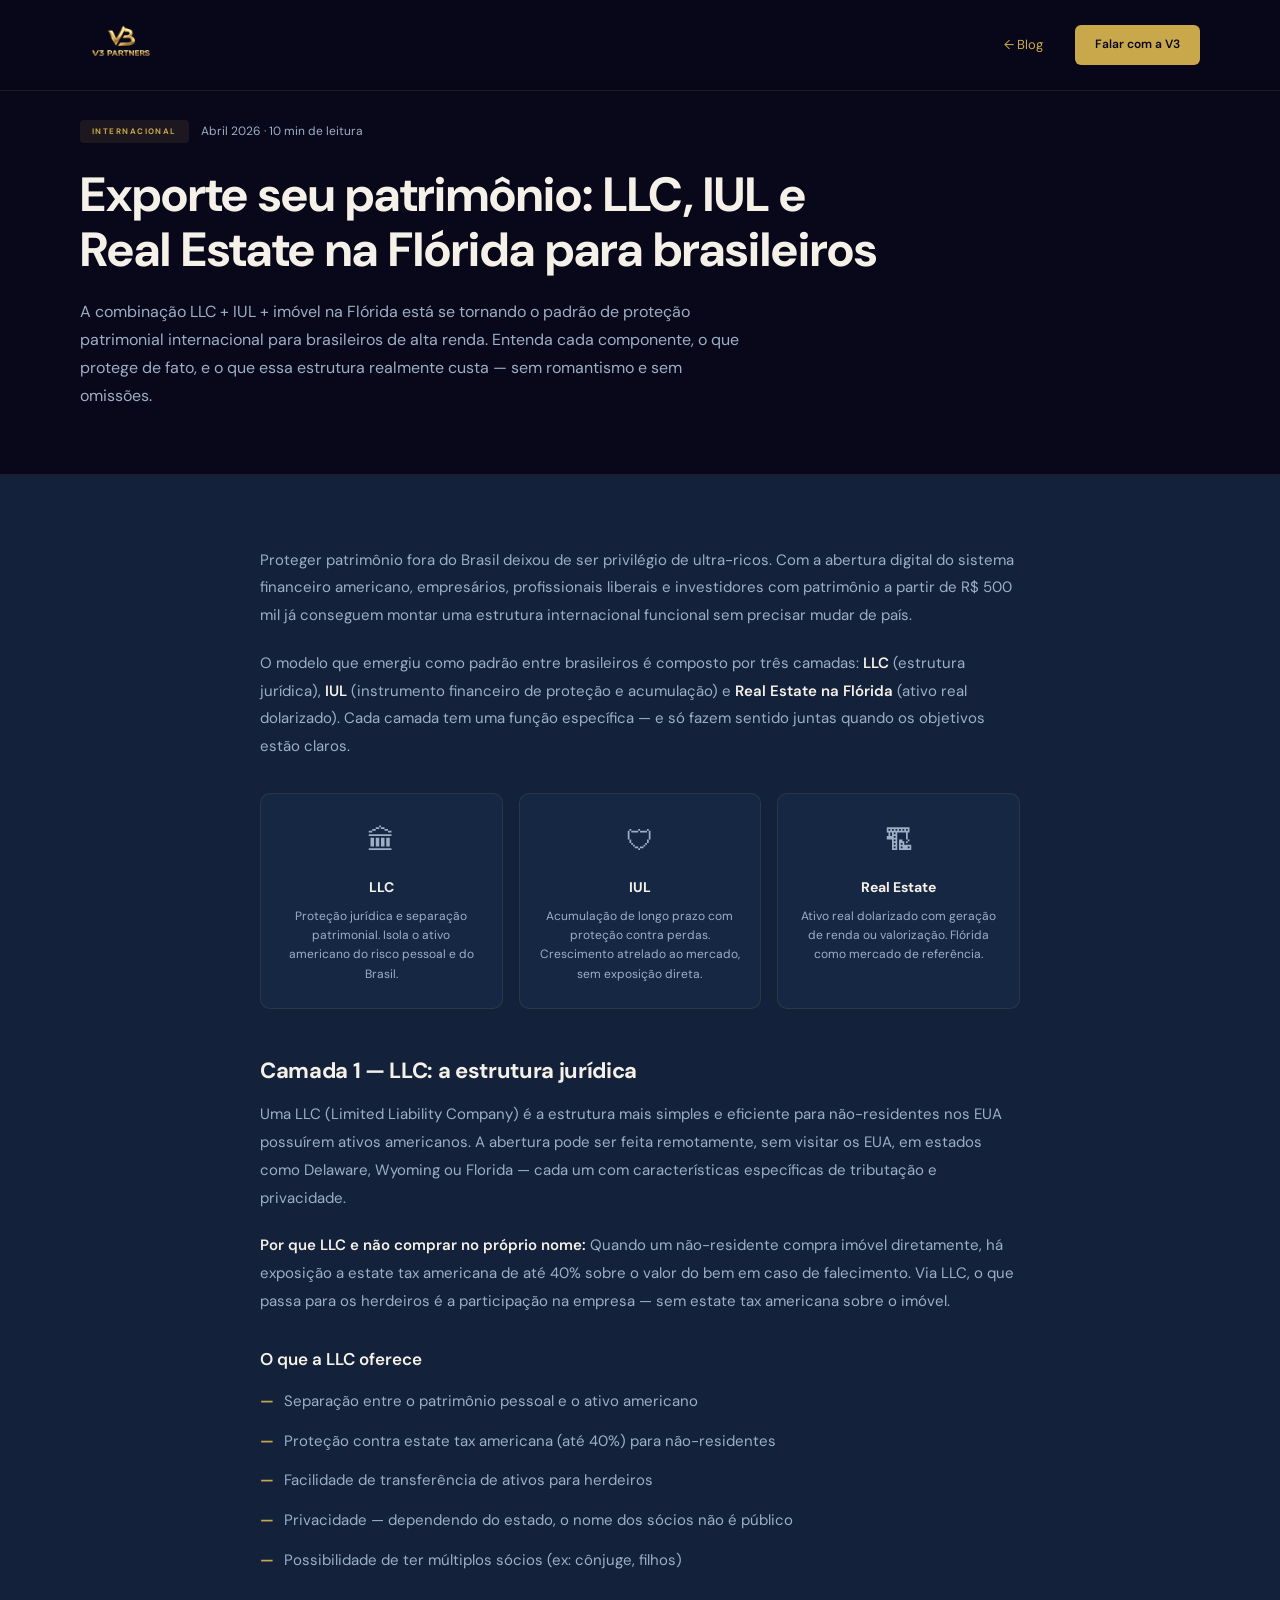
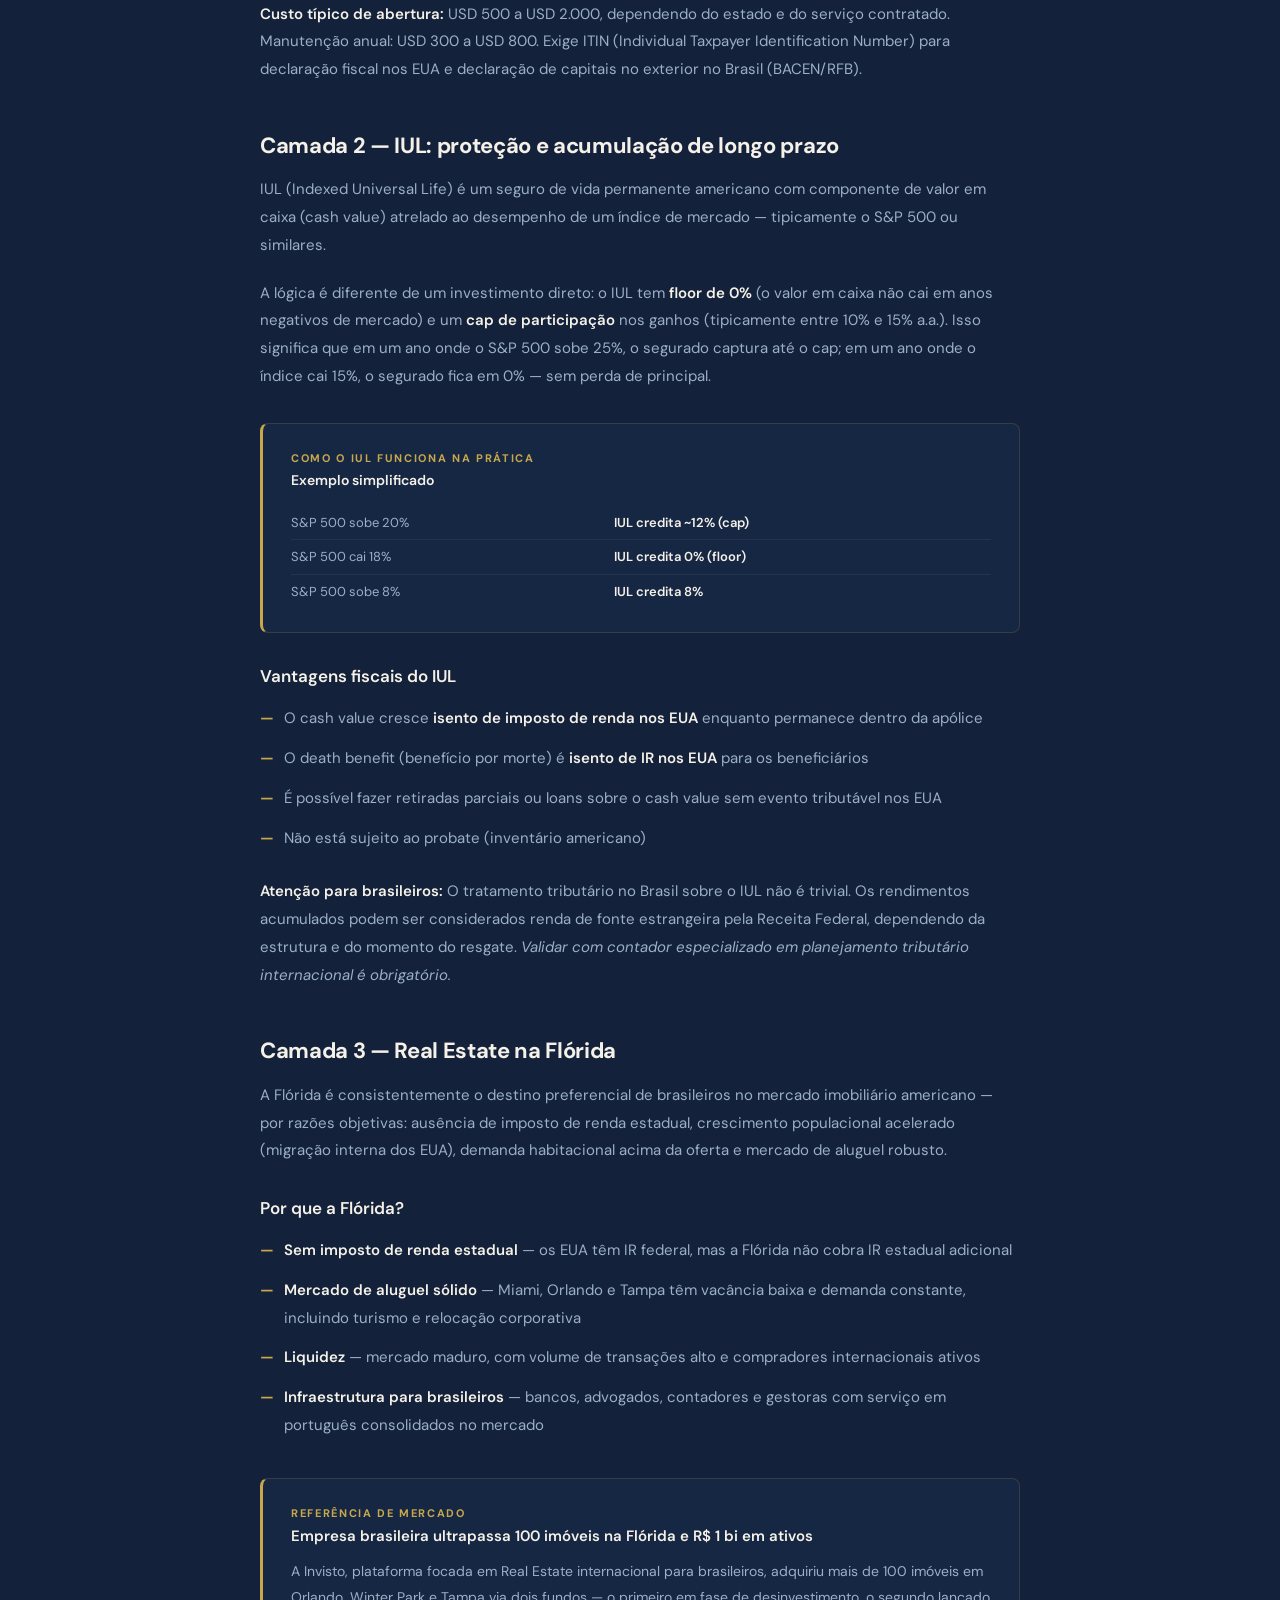
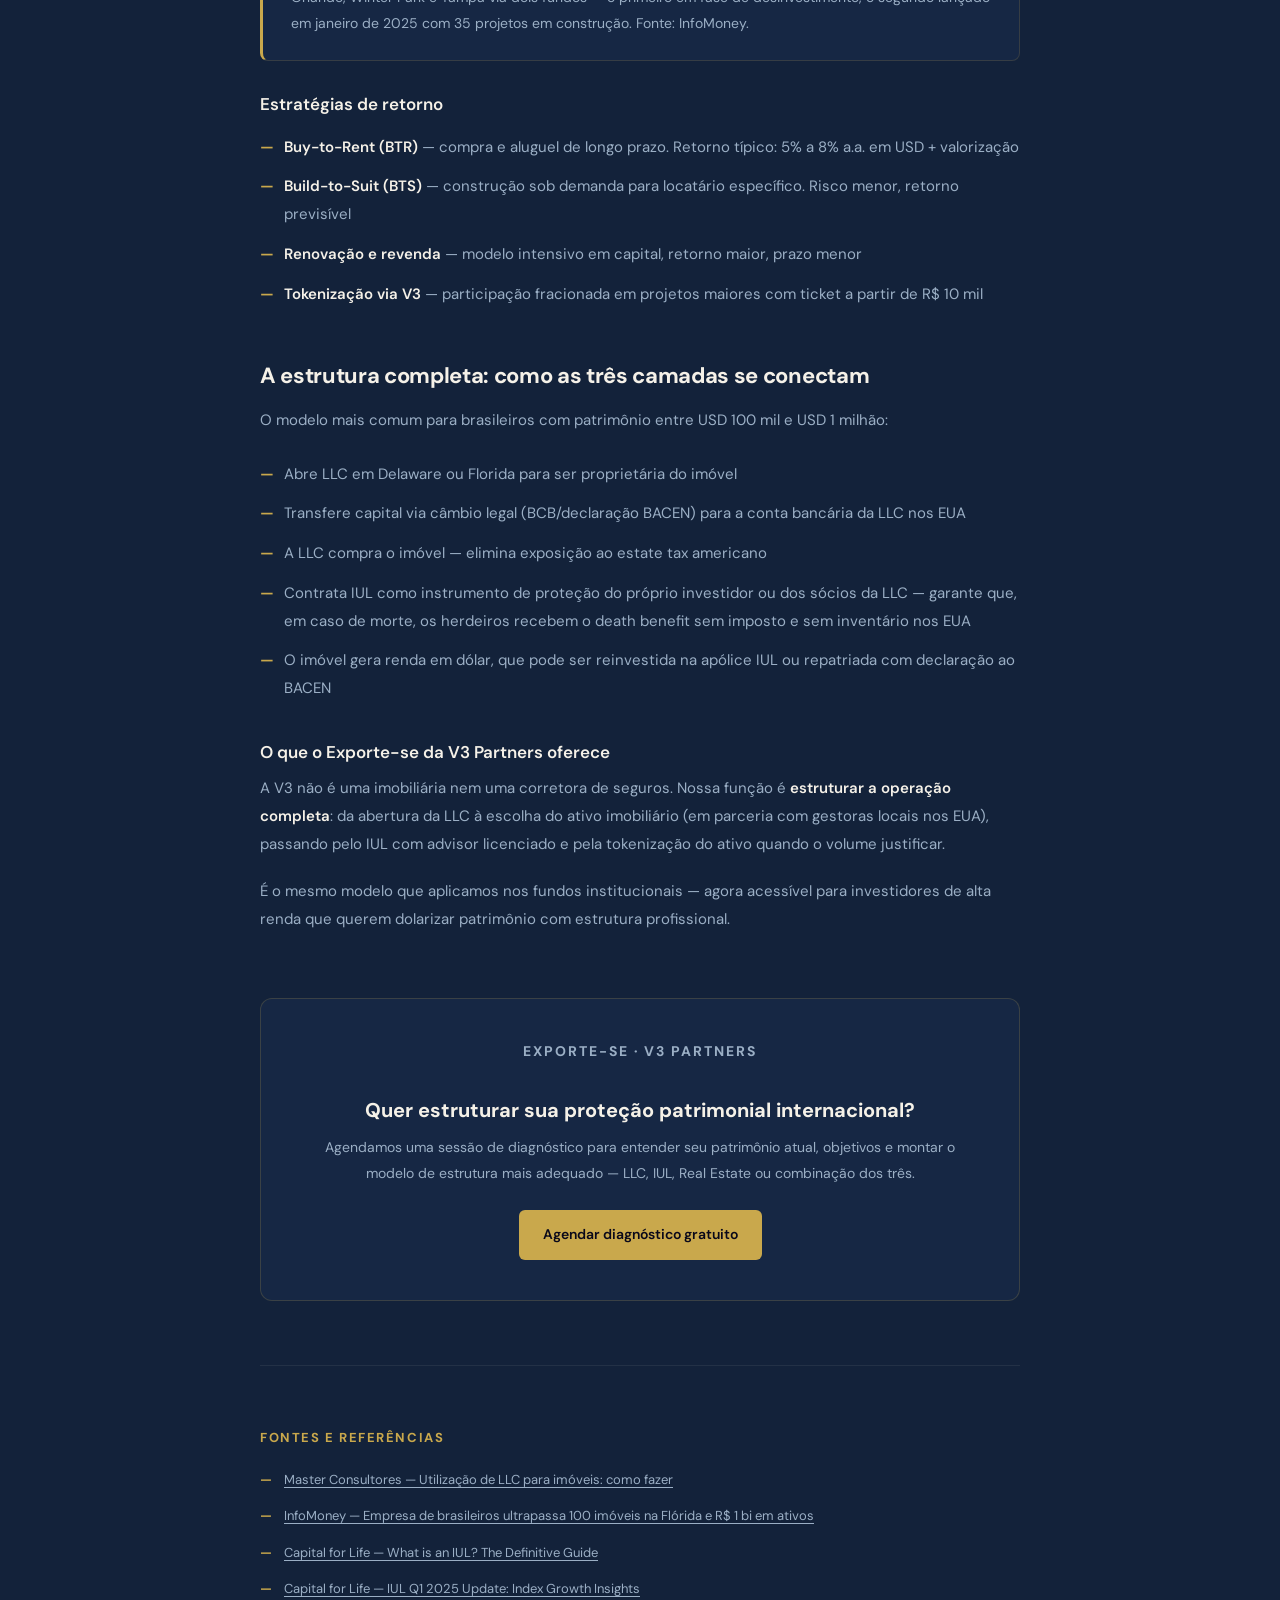
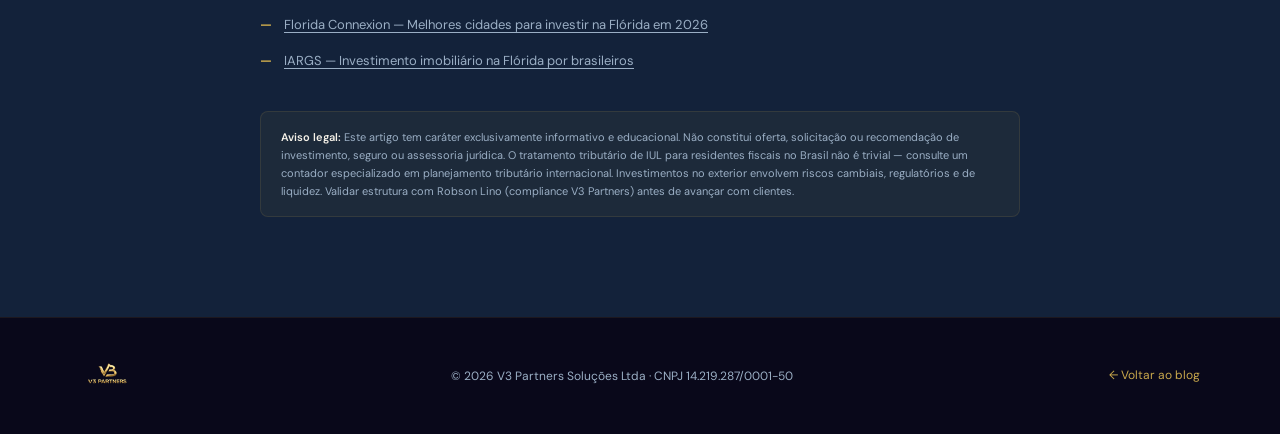
<file: blog/exporte-se-llc-iul-florida.html>
<!DOCTYPE html>
<html lang="pt-BR">
<head>
  <meta charset="UTF-8"/>
  <meta name="viewport" content="width=device-width, initial-scale=1.0"/>
  <title>Exporte seu Patrimônio: LLC, IUL e Real Estate na Flórida — V3 Partners</title>
  <meta name="description" content="LLC + IUL + imóvel na Flórida: como brasileiros de alta renda estruturam proteção patrimonial internacional. Entenda cada componente, o que protege de fato e os custos reais."/>
  <meta name="robots" content="index, follow"/>
  <link rel="canonical" href="https://v3partners.com.br/blog/exporte-se-llc-iul-florida"/>
  <script type="application/ld+json">
  {
    "@context": "https://schema.org",
    "@type": "Article",
    "headline": "Exporte seu Patrimônio: LLC, IUL e Real Estate na Flórida",
    "description": "LLC + IUL + imóvel na Flórida: como brasileiros de alta renda estruturam proteção patrimonial internacional. Entenda cada componente, o que protege de fato e os custos reais.",
    "datePublished": "2026-04",
    "dateModified": "2026-04",
    "author": {
      "@type": "Organization",
      "name": "V3 Partners",
      "url": "https://www.v3partners.com.br"
    },
    "publisher": {
      "@type": "Organization",
      "name": "V3 Partners",
      "logo": {
        "@type": "ImageObject",
        "url": "https://www.v3partners.com.br/assets/img/v3-logo-3d-alpha.png"
      }
    },
    "mainEntityOfPage": {
      "@type": "WebPage",
      "@id": "https://v3partners.com.br/blog/exporte-se-llc-iul-florida"
    },
    "inLanguage": "pt-BR"
  }
  </script>
  <link rel="stylesheet" href="../assets/css/style.css"/>
  <style>
    .article-hero { background: var(--navy-deep); padding: 120px 0 64px; border-bottom: 1px solid rgba(201,168,76,0.12); }
    .article-body { background: var(--navy-base); padding: 72px 0 100px; }
    .article-content { max-width: 760px; margin: 0 auto; }
    .article-content h2 { font-size: 22px; font-weight: 700; color: var(--cream); margin: 48px 0 16px; line-height: 1.3; }
    .article-content h3 { font-size: 17px; font-weight: 600; color: var(--cream); margin: 32px 0 12px; }
    .article-content p { font-size: 15px; color: var(--muted); line-height: 1.85; margin-bottom: 20px; }
    .article-content strong { color: var(--cream); font-weight: 600; }
    .article-content ul { margin: 0 0 20px 0; padding-left: 0; list-style: none; }
    .article-content ul li { font-size: 15px; color: var(--muted); line-height: 1.85; padding: 6px 0 6px 24px; position: relative; }
    .article-content ul li::before { content: '—'; position: absolute; left: 0; color: var(--gold); font-weight: 700; }
    .data-block {
      background: var(--navy-card);
      border: 1px solid rgba(201,168,76,0.18);
      border-left: 3px solid var(--gold);
      border-radius: 8px;
      padding: 24px 28px;
      margin: 32px 0;
    }
    .data-block p { margin-bottom: 0; font-size: 14px; }
    .data-block .data-number { font-size: 36px; font-weight: 800; color: var(--cream); line-height: 1; margin-bottom: 8px; letter-spacing: -0.02em; }
    .data-block .data-label { font-size: 11px; font-weight: 700; text-transform: uppercase; letter-spacing: 0.15em; color: var(--gold); }
    .pillar-grid { display: grid; grid-template-columns: 1fr; gap: 16px; margin: 32px 0; }
    @media(min-width:640px) { .pillar-grid { grid-template-columns: repeat(3,1fr); } }
    .pillar-card {
      background: var(--navy-card);
      border: 1px solid rgba(201,168,76,0.12);
      border-radius: 10px;
      padding: 24px 20px;
      text-align: center;
    }
    .pillar-card .pillar-icon { font-size: 28px; margin-bottom: 12px; }
    .pillar-card h4 { font-size: 14px; font-weight: 700; color: var(--cream); margin-bottom: 8px; }
    .pillar-card p { font-size: 12px; color: var(--muted); line-height: 1.6; margin-bottom: 0; }
    .comparison-table { width: 100%; border-collapse: collapse; margin: 32px 0; }
    .comparison-table th { font-size: 10px; font-weight: 700; text-transform: uppercase; letter-spacing: 0.12em; color: var(--gold); padding: 12px 16px; text-align: left; border-bottom: 1px solid rgba(201,168,76,0.2); }
    .comparison-table td { font-size: 13px; color: var(--muted); padding: 12px 16px; border-bottom: 1px solid rgba(240,236,228,0.05); vertical-align: top; }
    .comparison-table td:first-child { color: var(--cream); font-weight: 600; }
    .comparison-table tr:hover td { background: rgba(201,168,76,0.04); }
    .source-block { margin-top: 64px; padding-top: 32px; border-top: 1px solid rgba(240,236,228,0.07); }
    .source-block h3 { font-size: 13px; font-weight: 700; text-transform: uppercase; letter-spacing: 0.12em; color: var(--gold); margin-bottom: 16px; }
    .source-block ul li { font-size: 13px; }
    .source-block ul li a { color: var(--muted); text-decoration: underline; text-underline-offset: 3px; }
    .source-block ul li a:hover { color: var(--cream); }
    .disclaimer { background: rgba(201,168,76,0.06); border: 1px solid rgba(201,168,76,0.12); border-radius: 8px; padding: 16px 20px; margin-top: 32px; }
    .disclaimer p { font-size: 11px; color: var(--muted); line-height: 1.65; margin-bottom: 0; }
    .cta-block { background: var(--navy-card); border: 1px solid rgba(201,168,76,0.2); border-radius: 12px; padding: 40px; text-align: center; margin-top: 64px; }
    .cta-block h3 { font-size: 20px; font-weight: 700; color: var(--cream); margin-bottom: 12px; }
    .cta-block p { font-size: 14px; color: var(--muted); margin-bottom: 24px; }
  </style>
</head>
<body>

  <nav class="navbar" id="navbar">
    <div class="container" style="display:flex;align-items:center;justify-content:space-between;">
      <a href="/" class="navbar-logo">
        <img src="../assets/img/v3-logo-3d-alpha.png" alt="V3 Partners"/>
      </a>
      <div style="display:flex;align-items:center;gap:32px;">
        <a href="/" style="font-size:13px;color:var(--gold);text-decoration:none;">← Blog</a>
        <a href="/#contato" class="btn btn-primary" style="font-size:12px;padding:10px 20px;">Falar com a V3</a>
      </div>
    </div>
  </nav>

  <section class="article-hero">
    <div class="container">
      <div style="max-width:800px;">
        <div style="display:flex;align-items:center;gap:12px;margin-bottom:24px;">
          <span style="font-size:8px;font-weight:700;text-transform:uppercase;letter-spacing:0.18em;color:var(--gold);background:rgba(201,168,76,0.1);padding:5px 12px;border-radius:4px;">Internacional</span>
          <span style="font-size:12px;color:var(--muted);">Abril 2026 · 10 min de leitura</span>
        </div>
        <h1 style="font-size:clamp(28px,4.5vw,48px);font-weight:700;color:var(--cream);line-height:1.15;margin-bottom:20px;">
          Exporte seu patrimônio: LLC, IUL e Real Estate na Flórida para brasileiros
        </h1>
        <p style="font-size:16px;color:var(--muted);line-height:1.75;max-width:660px;">
          A combinação LLC + IUL + imóvel na Flórida está se tornando o padrão de proteção patrimonial internacional para brasileiros de alta renda. Entenda cada componente, o que protege de fato, e o que essa estrutura realmente custa — sem romantismo e sem omissões.
        </p>
      </div>
    </div>
  </section>

  <section class="article-body">
    <div class="container">
      <div class="article-content">

        <p>
          Proteger patrimônio fora do Brasil deixou de ser privilégio de ultra-ricos. Com a abertura digital do sistema financeiro americano, empresários, profissionais liberais e investidores com patrimônio a partir de R$ 500 mil já conseguem montar uma estrutura internacional funcional sem precisar mudar de país.
        </p>
        <p>
          O modelo que emergiu como padrão entre brasileiros é composto por três camadas: <strong>LLC</strong> (estrutura jurídica), <strong>IUL</strong> (instrumento financeiro de proteção e acumulação) e <strong>Real Estate na Flórida</strong> (ativo real dolarizado). Cada camada tem uma função específica — e só fazem sentido juntas quando os objetivos estão claros.
        </p>

        <div class="pillar-grid">
          <div class="pillar-card">
            <div class="pillar-icon">🏛</div>
            <h4>LLC</h4>
            <p>Proteção jurídica e separação patrimonial. Isola o ativo americano do risco pessoal e do Brasil.</p>
          </div>
          <div class="pillar-card">
            <div class="pillar-icon">🛡</div>
            <h4>IUL</h4>
            <p>Acumulação de longo prazo com proteção contra perdas. Crescimento atrelado ao mercado, sem exposição direta.</p>
          </div>
          <div class="pillar-card">
            <div class="pillar-icon">🏗</div>
            <h4>Real Estate</h4>
            <p>Ativo real dolarizado com geração de renda ou valorização. Flórida como mercado de referência.</p>
          </div>
        </div>

        <h2>Camada 1 — LLC: a estrutura jurídica</h2>
        <p>
          Uma LLC (Limited Liability Company) é a estrutura mais simples e eficiente para não-residentes nos EUA possuírem ativos americanos. A abertura pode ser feita remotamente, sem visitar os EUA, em estados como Delaware, Wyoming ou Florida — cada um com características específicas de tributação e privacidade.
        </p>
        <p>
          <strong>Por que LLC e não comprar no próprio nome:</strong> Quando um não-residente compra imóvel diretamente, há exposição a estate tax americana de até 40% sobre o valor do bem em caso de falecimento. Via LLC, o que passa para os herdeiros é a participação na empresa — sem estate tax americana sobre o imóvel.
        </p>
        <h3>O que a LLC oferece</h3>
        <ul>
          <li>Separação entre o patrimônio pessoal e o ativo americano</li>
          <li>Proteção contra estate tax americana (até 40%) para não-residentes</li>
          <li>Facilidade de transferência de ativos para herdeiros</li>
          <li>Privacidade — dependendo do estado, o nome dos sócios não é público</li>
          <li>Possibilidade de ter múltiplos sócios (ex: cônjuge, filhos)</li>
        </ul>
        <p>
          <strong>Custo típico de abertura:</strong> USD 500 a USD 2.000, dependendo do estado e do serviço contratado. Manutenção anual: USD 300 a USD 800. Exige ITIN (Individual Taxpayer Identification Number) para declaração fiscal nos EUA e declaração de capitais no exterior no Brasil (BACEN/RFB).
        </p>

        <h2>Camada 2 — IUL: proteção e acumulação de longo prazo</h2>
        <p>
          IUL (Indexed Universal Life) é um seguro de vida permanente americano com componente de valor em caixa (cash value) atrelado ao desempenho de um índice de mercado — tipicamente o S&P 500 ou similares.
        </p>
        <p>
          A lógica é diferente de um investimento direto: o IUL tem <strong>floor de 0%</strong> (o valor em caixa não cai em anos negativos de mercado) e um <strong>cap de participação</strong> nos ganhos (tipicamente entre 10% e 15% a.a.). Isso significa que em um ano onde o S&P 500 sobe 25%, o segurado captura até o cap; em um ano onde o índice cai 15%, o segurado fica em 0% — sem perda de principal.
        </p>

        <div class="data-block">
          <p class="data-label">Como o IUL funciona na prática</p>
          <p style="font-size:14px;color:var(--cream);font-weight:600;margin-bottom:12px;">Exemplo simplificado</p>
          <table style="width:100%;border-collapse:collapse;">
            <tr>
              <td style="font-size:13px;color:var(--muted);padding:6px 0;border-bottom:1px solid rgba(240,236,228,0.06);">S&P 500 sobe 20%</td>
              <td style="font-size:13px;color:var(--cream);font-weight:600;padding:6px 0 6px 16px;border-bottom:1px solid rgba(240,236,228,0.06);">IUL credita ~12% (cap)</td>
            </tr>
            <tr>
              <td style="font-size:13px;color:var(--muted);padding:6px 0;border-bottom:1px solid rgba(240,236,228,0.06);">S&P 500 cai 18%</td>
              <td style="font-size:13px;color:var(--cream);font-weight:600;padding:6px 0 6px 16px;border-bottom:1px solid rgba(240,236,228,0.06);">IUL credita 0% (floor)</td>
            </tr>
            <tr>
              <td style="font-size:13px;color:var(--muted);padding:6px 0;">S&P 500 sobe 8%</td>
              <td style="font-size:13px;color:var(--cream);font-weight:600;padding:6px 0 6px 16px;">IUL credita 8%</td>
            </tr>
          </table>
        </div>

        <h3>Vantagens fiscais do IUL</h3>
        <ul>
          <li>O cash value cresce <strong>isento de imposto de renda nos EUA</strong> enquanto permanece dentro da apólice</li>
          <li>O death benefit (benefício por morte) é <strong>isento de IR nos EUA</strong> para os beneficiários</li>
          <li>É possível fazer retiradas parciais ou loans sobre o cash value sem evento tributável nos EUA</li>
          <li>Não está sujeito ao probate (inventário americano)</li>
        </ul>
        <p>
          <strong>Atenção para brasileiros:</strong> O tratamento tributário no Brasil sobre o IUL não é trivial. Os rendimentos acumulados podem ser considerados renda de fonte estrangeira pela Receita Federal, dependendo da estrutura e do momento do resgate. <em>Validar com contador especializado em planejamento tributário internacional é obrigatório.</em>
        </p>

        <h2>Camada 3 — Real Estate na Flórida</h2>
        <p>
          A Flórida é consistentemente o destino preferencial de brasileiros no mercado imobiliário americano — por razões objetivas: ausência de imposto de renda estadual, crescimento populacional acelerado (migração interna dos EUA), demanda habitacional acima da oferta e mercado de aluguel robusto.
        </p>

        <h3>Por que a Flórida?</h3>
        <ul>
          <li><strong>Sem imposto de renda estadual</strong> — os EUA têm IR federal, mas a Flórida não cobra IR estadual adicional</li>
          <li><strong>Mercado de aluguel sólido</strong> — Miami, Orlando e Tampa têm vacância baixa e demanda constante, incluindo turismo e relocação corporativa</li>
          <li><strong>Liquidez</strong> — mercado maduro, com volume de transações alto e compradores internacionais ativos</li>
          <li><strong>Infraestrutura para brasileiros</strong> — bancos, advogados, contadores e gestoras com serviço em português consolidados no mercado</li>
        </ul>

        <div class="data-block">
          <p class="data-label">Referência de mercado</p>
          <p style="font-size:15px;color:var(--cream);font-weight:600;margin-bottom:8px;">Empresa brasileira ultrapassa 100 imóveis na Flórida e R$ 1 bi em ativos</p>
          <p>A Invisto, plataforma focada em Real Estate internacional para brasileiros, adquiriu mais de 100 imóveis em Orlando, Winter Park e Tampa via dois fundos — o primeiro em fase de desinvestimento, o segundo lançado em janeiro de 2025 com 35 projetos em construção. Fonte: InfoMoney.</p>
        </div>

        <h3>Estratégias de retorno</h3>
        <ul>
          <li><strong>Buy-to-Rent (BTR)</strong> — compra e aluguel de longo prazo. Retorno típico: 5% a 8% a.a. em USD + valorização</li>
          <li><strong>Build-to-Suit (BTS)</strong> — construção sob demanda para locatário específico. Risco menor, retorno previsível</li>
          <li><strong>Renovação e revenda</strong> — modelo intensivo em capital, retorno maior, prazo menor</li>
          <li><strong>Tokenização via V3</strong> — participação fracionada em projetos maiores com ticket a partir de R$ 10 mil</li>
        </ul>

        <h2>A estrutura completa: como as três camadas se conectam</h2>
        <p>
          O modelo mais comum para brasileiros com patrimônio entre USD 100 mil e USD 1 milhão:
        </p>
        <ul>
          <li>Abre LLC em Delaware ou Florida para ser proprietária do imóvel</li>
          <li>Transfere capital via câmbio legal (BCB/declaração BACEN) para a conta bancária da LLC nos EUA</li>
          <li>A LLC compra o imóvel — elimina exposição ao estate tax americano</li>
          <li>Contrata IUL como instrumento de proteção do próprio investidor ou dos sócios da LLC — garante que, em caso de morte, os herdeiros recebem o death benefit sem imposto e sem inventário nos EUA</li>
          <li>O imóvel gera renda em dólar, que pode ser reinvestida na apólice IUL ou repatriada com declaração ao BACEN</li>
        </ul>

        <h3>O que o Exporte-se da V3 Partners oferece</h3>
        <p>
          A V3 não é uma imobiliária nem uma corretora de seguros. Nossa função é <strong>estruturar a operação completa</strong>: da abertura da LLC à escolha do ativo imobiliário (em parceria com gestoras locais nos EUA), passando pelo IUL com advisor licenciado e pela tokenização do ativo quando o volume justificar.
        </p>
        <p>
          É o mesmo modelo que aplicamos nos fundos institucionais — agora acessível para investidores de alta renda que querem dolarizar patrimônio com estrutura profissional.
        </p>

        <div class="cta-block">
          <p class="label" style="margin-bottom:12px;">Exporte-se · V3 Partners</p>
          <h3>Quer estruturar sua proteção patrimonial internacional?</h3>
          <p>Agendamos uma sessão de diagnóstico para entender seu patrimônio atual, objetivos e montar o modelo de estrutura mais adequado — LLC, IUL, Real Estate ou combinação dos três.</p>
          <a href="https://wa.me/5511937639475?text=Ol%C3%A1!%20Tenho%20interesse%20em%20me%20tornar%20Partner%20e%20gostaria%20de%20agendar%20minha%20demonstra%C3%A7%C3%A3o%20para%20liberar%20meus%2030%20dias%20gr%C3%A1tis%20do%20sistema.%20Como%20podemos%20prosseguir%3F%F0%9F%9A%80%F0%9F%9A%80%F0%9F%9A%80" class="btn btn-primary" target="_blank" rel="noopener">Agendar diagnóstico gratuito</a>
        </div>

        <div class="source-block">
          <h3>Fontes e referências</h3>
          <ul>
            <li><a href="https://masterconsultores.com.br/utilizacao-de-llc-para-imoveis-como-fazer/" target="_blank" rel="noopener">Master Consultores — Utilização de LLC para imóveis: como fazer</a></li>
            <li><a href="https://www.infomoney.com.br/onde-investir/empresa-de-brasileiros-ultrapassa-100-imoveis-na-florida-e-r-1-bilhao-em-ativos/" target="_blank" rel="noopener">InfoMoney — Empresa de brasileiros ultrapassa 100 imóveis na Flórida e R$ 1 bi em ativos</a></li>
            <li><a href="https://www.capitalforlife.com/blog/what-is-an-iul" target="_blank" rel="noopener">Capital for Life — What is an IUL? The Definitive Guide</a></li>
            <li><a href="https://www.capitalforlife.com/blog/indexed-universal-life-iul-q1-2025-update-index-growth-insights" target="_blank" rel="noopener">Capital for Life — IUL Q1 2025 Update: Index Growth Insights</a></li>
            <li><a href="https://floridaconnexion.com/pt/as-melhores-cidades-para-investir-em-imoveis-na-florida-em-2026/" target="_blank" rel="noopener">Florida Connexion — Melhores cidades para investir na Flórida em 2026</a></li>
            <li><a href="https://iargs.com.br/investimento-imobiliario-na-florida-por-brasileiros/" target="_blank" rel="noopener">IARGS — Investimento imobiliário na Flórida por brasileiros</a></li>
          </ul>
        </div>

        <div class="disclaimer">
          <p><strong>Aviso legal:</strong> Este artigo tem caráter exclusivamente informativo e educacional. Não constitui oferta, solicitação ou recomendação de investimento, seguro ou assessoria jurídica. O tratamento tributário de IUL para residentes fiscais no Brasil não é trivial — consulte um contador especializado em planejamento tributário internacional. Investimentos no exterior envolvem riscos cambiais, regulatórios e de liquidez. Validar estrutura com Robson Lino (compliance V3 Partners) antes de avançar com clientes.</p>
        </div>

      </div>
    </div>
  </section>

  <footer style="background:var(--navy-deep);border-top:1px solid rgba(201,168,76,0.1);padding:40px 0;">
    <div class="container" style="display:flex;justify-content:space-between;align-items:center;flex-wrap:wrap;gap:16px;">
      <img src="../assets/img/v3-logo-3d-alpha.png" alt="V3 Partners" style="height:36px;"/>
      <p style="font-size:12px;color:var(--muted);">© 2026 V3 Partners Soluções Ltda · CNPJ 14.219.287/0001-50</p>
      <a href="/" style="font-size:12px;color:var(--gold);text-decoration:none;">← Voltar ao blog</a>
    </div>
  </footer>

  <script src="../assets/js/main.js"></script>
  <!-- Google Analytics 4 -->
  <script async src="https://www.googletagmanager.com/gtag/js?id=G-40BMZPHQ28"></script>
  <script>
    window.dataLayer = window.dataLayer || [];
    function gtag(){dataLayer.push(arguments);}
    gtag('js', new Date());
    gtag('config', 'G-40BMZPHQ28');
  </script>
</body>
</html>
</file>
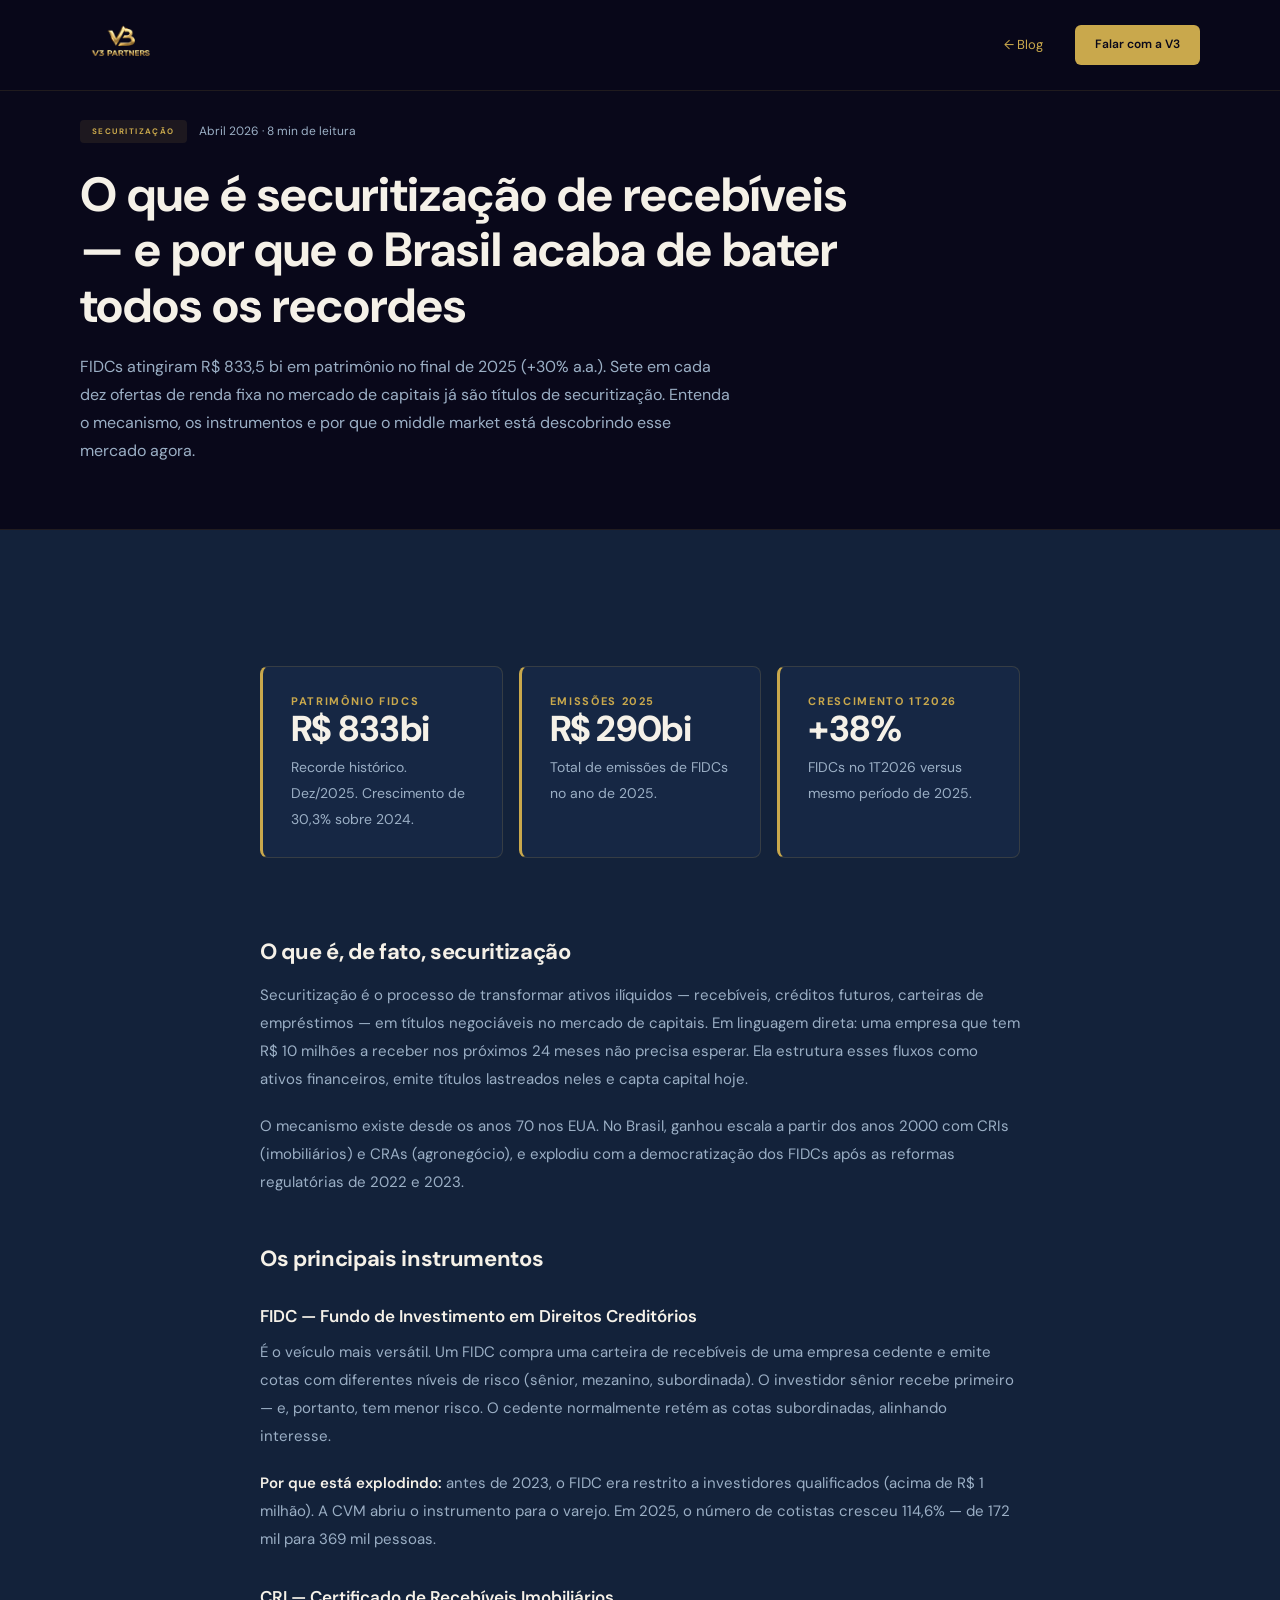
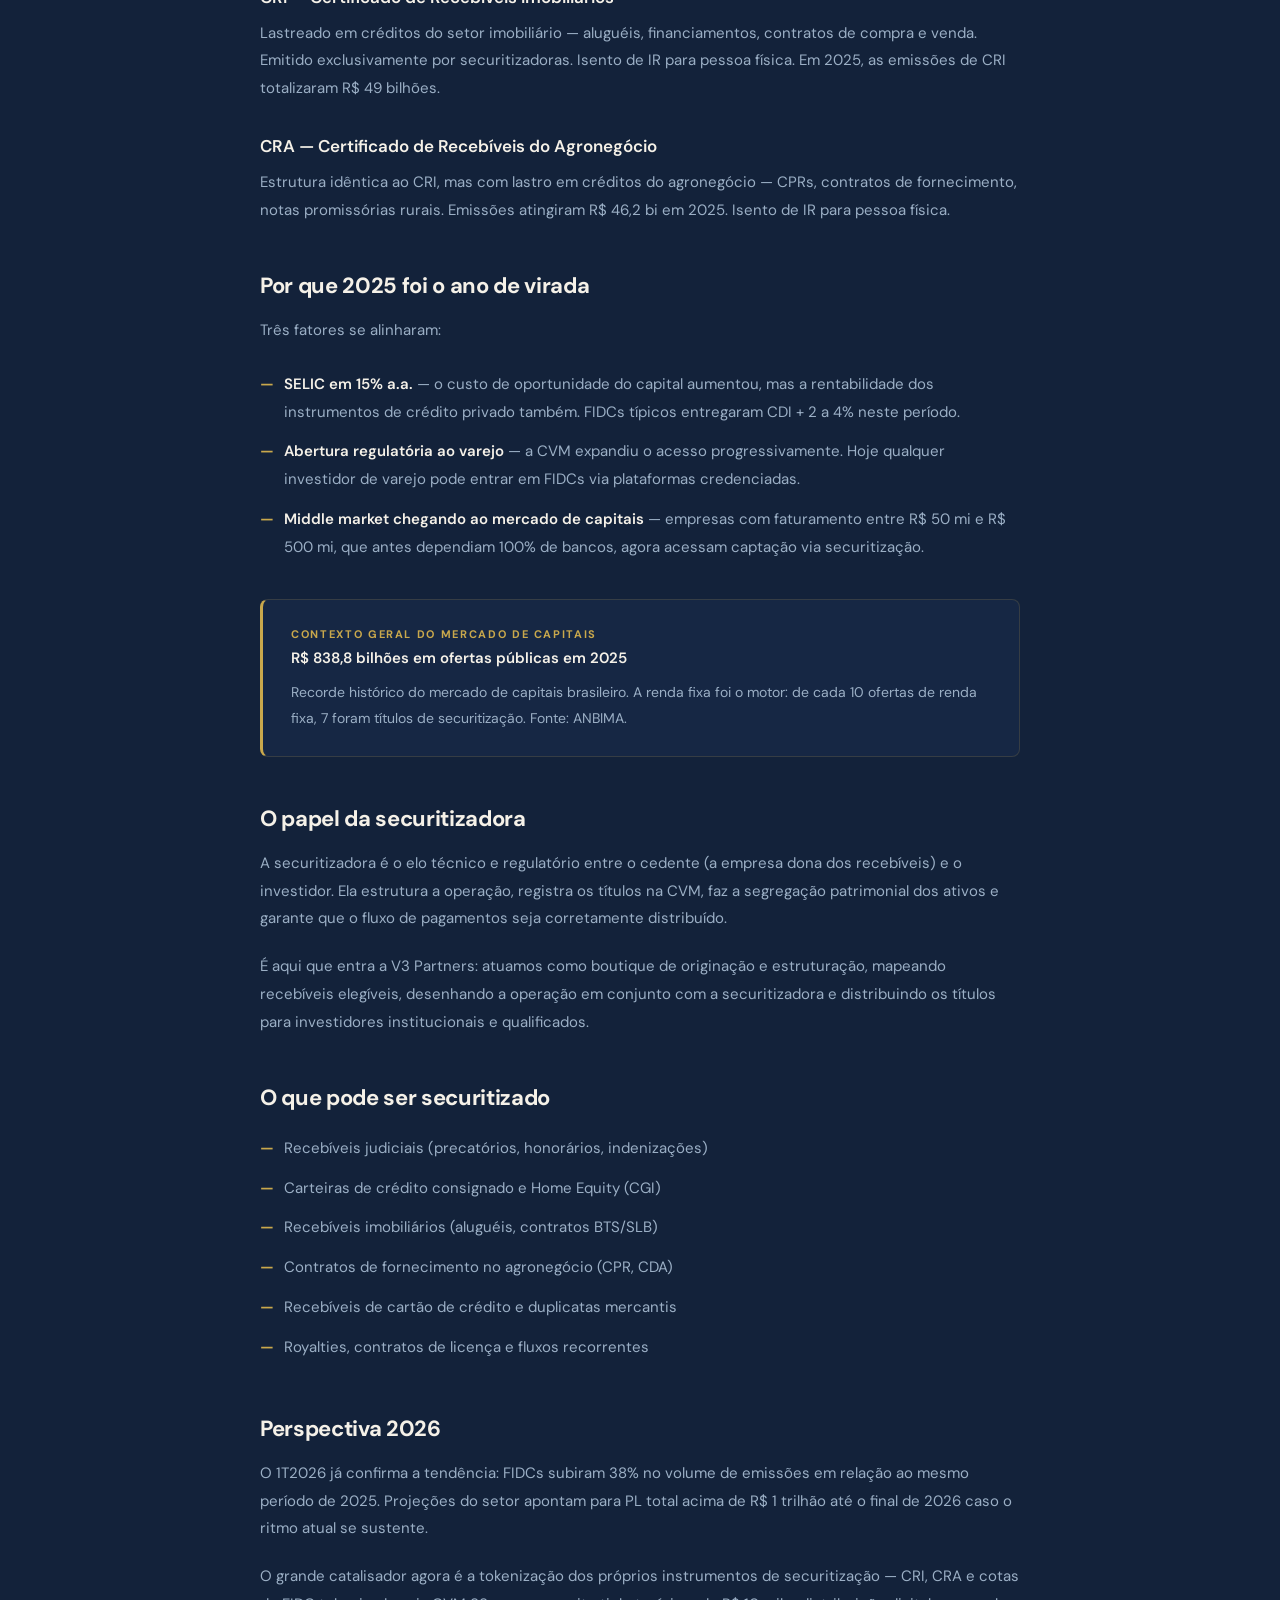
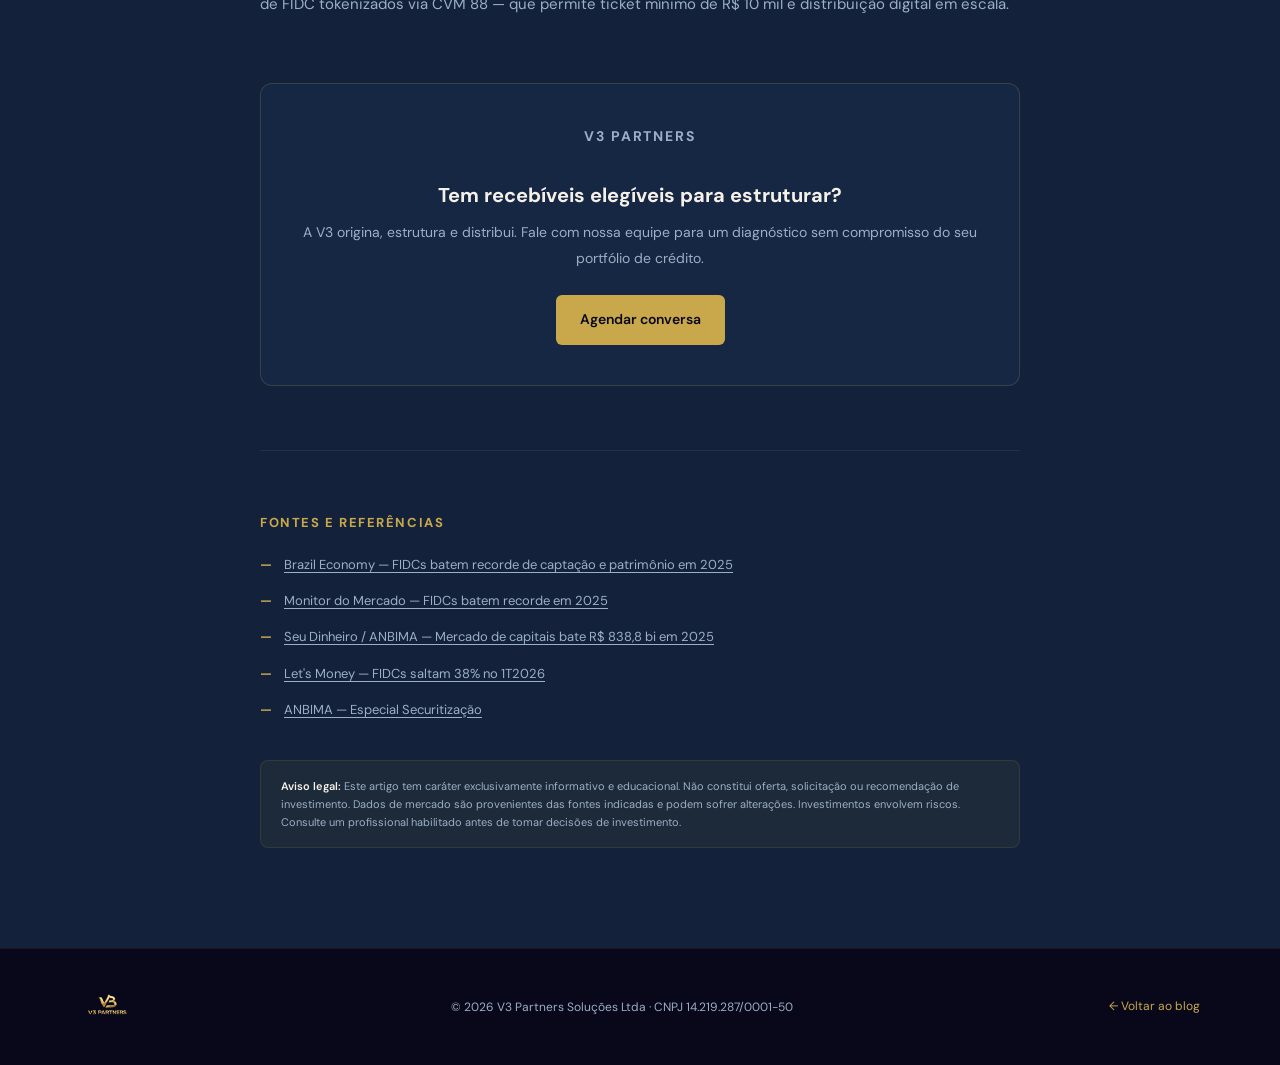
<file: blog/securitizacao-recebiveis-brasil.html>
<!DOCTYPE html>
<html lang="pt-BR">
<head>
  <meta charset="UTF-8"/>
  <meta name="viewport" content="width=device-width, initial-scale=1.0"/>
  <title>Securitização de Recebíveis no Brasil — V3 Partners</title>
  <meta name="description" content="FIDCs atingiram R$ 833,5 bi em patrimônio em 2025. Entenda o mecanismo da securitização, os instrumentos disponíveis e por que o middle market está descobrindo esse mercado agora."/>
  <meta name="robots" content="index, follow"/>
  <link rel="canonical" href="https://v3partners.com.br/blog/securitizacao-recebiveis-brasil"/>
  <script type="application/ld+json">
  {
    "@context": "https://schema.org",
    "@type": "Article",
    "headline": "O que é securitização de recebíveis, e por que o Brasil acaba de bater todos os recordes",
    "description": "FIDCs atingiram R$ 833,5 bi em patrimônio em 2025. Entenda o mecanismo da securitização, os instrumentos disponíveis e por que o middle market está descobrindo esse mercado agora.",
    "datePublished": "2026-04",
    "dateModified": "2026-04",
    "author": {
      "@type": "Organization",
      "name": "V3 Partners",
      "url": "https://www.v3partners.com.br"
    },
    "publisher": {
      "@type": "Organization",
      "name": "V3 Partners",
      "logo": {
        "@type": "ImageObject",
        "url": "https://www.v3partners.com.br/assets/img/v3-logo-3d-alpha.png"
      }
    },
    "mainEntityOfPage": {
      "@type": "WebPage",
      "@id": "https://v3partners.com.br/blog/securitizacao-recebiveis-brasil"
    },
    "inLanguage": "pt-BR"
  }
  </script>
  <link rel="stylesheet" href="../assets/css/style.css"/>
  <style>
    .article-hero { background: var(--navy-deep); padding: 120px 0 64px; border-bottom: 1px solid rgba(201,168,76,0.12); }
    .article-body { background: var(--navy-base); padding: 72px 0 100px; }
    .article-content { max-width: 760px; margin: 0 auto; }
    .article-content h2 { font-size: 22px; font-weight: 700; color: var(--cream); margin: 48px 0 16px; line-height: 1.3; }
    .article-content h3 { font-size: 17px; font-weight: 600; color: var(--cream); margin: 32px 0 12px; }
    .article-content p { font-size: 15px; color: var(--muted); line-height: 1.85; margin-bottom: 20px; }
    .article-content strong { color: var(--cream); font-weight: 600; }
    .article-content ul { margin: 0 0 20px 0; padding-left: 0; list-style: none; }
    .article-content ul li { font-size: 15px; color: var(--muted); line-height: 1.85; padding: 6px 0 6px 24px; position: relative; }
    .article-content ul li::before { content: '—'; position: absolute; left: 0; color: var(--gold); font-weight: 700; }
    .data-block {
      background: var(--navy-card);
      border: 1px solid rgba(201,168,76,0.18);
      border-left: 3px solid var(--gold);
      border-radius: 8px;
      padding: 24px 28px;
      margin: 32px 0;
    }
    .data-block p { margin-bottom: 0; font-size: 14px; }
    .data-block .data-number { font-size: 36px; font-weight: 800; color: var(--cream); line-height: 1; margin-bottom: 8px; letter-spacing: -0.02em; }
    .data-block .data-label { font-size: 11px; font-weight: 700; text-transform: uppercase; letter-spacing: 0.15em; color: var(--gold); }
    .data-grid { display: grid; grid-template-columns: repeat(2,1fr); gap: 16px; margin: 32px 0; }
    @media(min-width:640px) { .data-grid { grid-template-columns: repeat(3,1fr); } }
    .source-block { margin-top: 64px; padding-top: 32px; border-top: 1px solid rgba(240,236,228,0.07); }
    .source-block h3 { font-size: 13px; font-weight: 700; text-transform: uppercase; letter-spacing: 0.12em; color: var(--gold); margin-bottom: 16px; }
    .source-block ul li { font-size: 13px; }
    .source-block ul li a { color: var(--muted); text-decoration: underline; text-underline-offset: 3px; }
    .source-block ul li a:hover { color: var(--cream); }
    .disclaimer { background: rgba(201,168,76,0.06); border: 1px solid rgba(201,168,76,0.12); border-radius: 8px; padding: 16px 20px; margin-top: 32px; }
    .disclaimer p { font-size: 11px; color: var(--muted); line-height: 1.65; margin-bottom: 0; }
    .cta-block { background: var(--navy-card); border: 1px solid rgba(201,168,76,0.2); border-radius: 12px; padding: 40px; text-align: center; margin-top: 64px; }
    .cta-block h3 { font-size: 20px; font-weight: 700; color: var(--cream); margin-bottom: 12px; }
    .cta-block p { font-size: 14px; color: var(--muted); margin-bottom: 24px; }
  </style>
</head>
<body>

  <!-- Navbar -->
  <nav class="navbar" id="navbar">
    <div class="container" style="display:flex;align-items:center;justify-content:space-between;">
      <a href="/" class="navbar-logo">
        <img src="../assets/img/v3-logo-3d-alpha.png" alt="V3 Partners"/>
      </a>
      <div style="display:flex;align-items:center;gap:32px;">
        <a href="/" style="font-size:13px;color:var(--gold);text-decoration:none;">← Blog</a>
        <a href="/#contato" class="btn btn-primary" style="font-size:12px;padding:10px 20px;">Falar com a V3</a>
      </div>
    </div>
  </nav>

  <!-- Hero -->
  <section class="article-hero">
    <div class="container">
      <div style="max-width:800px;">
        <div style="display:flex;align-items:center;gap:12px;margin-bottom:24px;">
          <span style="font-size:8px;font-weight:700;text-transform:uppercase;letter-spacing:0.18em;color:var(--gold);background:rgba(201,168,76,0.1);padding:5px 12px;border-radius:4px;">Securitização</span>
          <span style="font-size:12px;color:var(--muted);">Abril 2026 · 8 min de leitura</span>
        </div>
        <h1 style="font-size:clamp(28px,4.5vw,48px);font-weight:700;color:var(--cream);line-height:1.15;margin-bottom:20px;">
          O que é securitização de recebíveis — e por que o Brasil acaba de bater todos os recordes
        </h1>
        <p style="font-size:16px;color:var(--muted);line-height:1.75;max-width:660px;">
          FIDCs atingiram R$ 833,5 bi em patrimônio no final de 2025 (+30% a.a.). Sete em cada dez ofertas de renda fixa no mercado de capitais já são títulos de securitização. Entenda o mecanismo, os instrumentos e por que o middle market está descobrindo esse mercado agora.
        </p>
      </div>
    </div>
  </section>

  <!-- Body -->
  <section class="article-body">
    <div class="container">
      <div class="article-content">

        <!-- Dados em destaque -->
        <div class="data-grid">
          <div class="data-block">
            <p class="data-label">Patrimônio FIDCs</p>
            <p class="data-number">R$ 833bi</p>
            <p>Recorde histórico. Dez/2025. Crescimento de 30,3% sobre 2024.</p>
          </div>
          <div class="data-block">
            <p class="data-label">Emissões 2025</p>
            <p class="data-number">R$ 290bi</p>
            <p>Total de emissões de FIDCs no ano de 2025.</p>
          </div>
          <div class="data-block">
            <p class="data-label">Crescimento 1T2026</p>
            <p class="data-number">+38%</p>
            <p>FIDCs no 1T2026 versus mesmo período de 2025.</p>
          </div>
        </div>

        <h2>O que é, de fato, securitização</h2>
        <p>
          Securitização é o processo de transformar ativos ilíquidos — recebíveis, créditos futuros, carteiras de empréstimos — em títulos negociáveis no mercado de capitais. Em linguagem direta: uma empresa que tem R$ 10 milhões a receber nos próximos 24 meses não precisa esperar. Ela estrutura esses fluxos como ativos financeiros, emite títulos lastreados neles e capta capital hoje.
        </p>
        <p>
          O mecanismo existe desde os anos 70 nos EUA. No Brasil, ganhou escala a partir dos anos 2000 com CRIs (imobiliários) e CRAs (agronegócio), e explodiu com a democratização dos FIDCs após as reformas regulatórias de 2022 e 2023.
        </p>

        <h2>Os principais instrumentos</h2>

        <h3>FIDC — Fundo de Investimento em Direitos Creditórios</h3>
        <p>
          É o veículo mais versátil. Um FIDC compra uma carteira de recebíveis de uma empresa cedente e emite cotas com diferentes níveis de risco (sênior, mezanino, subordinada). O investidor sênior recebe primeiro — e, portanto, tem menor risco. O cedente normalmente retém as cotas subordinadas, alinhando interesse.
        </p>
        <p>
          <strong>Por que está explodindo:</strong> antes de 2023, o FIDC era restrito a investidores qualificados (acima de R$ 1 milhão). A CVM abriu o instrumento para o varejo. Em 2025, o número de cotistas cresceu 114,6% — de 172 mil para 369 mil pessoas.
        </p>

        <h3>CRI — Certificado de Recebíveis Imobiliários</h3>
        <p>
          Lastreado em créditos do setor imobiliário — aluguéis, financiamentos, contratos de compra e venda. Emitido exclusivamente por securitizadoras. Isento de IR para pessoa física. Em 2025, as emissões de CRI totalizaram R$ 49 bilhões.
        </p>

        <h3>CRA — Certificado de Recebíveis do Agronegócio</h3>
        <p>
          Estrutura idêntica ao CRI, mas com lastro em créditos do agronegócio — CPRs, contratos de fornecimento, notas promissórias rurais. Emissões atingiram R$ 46,2 bi em 2025. Isento de IR para pessoa física.
        </p>

        <h2>Por que 2025 foi o ano de virada</h2>
        <p>
          Três fatores se alinharam:
        </p>
        <ul>
          <li><strong>SELIC em 15% a.a.</strong> — o custo de oportunidade do capital aumentou, mas a rentabilidade dos instrumentos de crédito privado também. FIDCs típicos entregaram CDI + 2 a 4% neste período.</li>
          <li><strong>Abertura regulatória ao varejo</strong> — a CVM expandiu o acesso progressivamente. Hoje qualquer investidor de varejo pode entrar em FIDCs via plataformas credenciadas.</li>
          <li><strong>Middle market chegando ao mercado de capitais</strong> — empresas com faturamento entre R$ 50 mi e R$ 500 mi, que antes dependiam 100% de bancos, agora acessam captação via securitização.</li>
        </ul>

        <div class="data-block">
          <p class="data-label">Contexto geral do mercado de capitais</p>
          <p style="font-size:15px;color:var(--cream);font-weight:600;margin-bottom:8px;">R$ 838,8 bilhões em ofertas públicas em 2025</p>
          <p>Recorde histórico do mercado de capitais brasileiro. A renda fixa foi o motor: de cada 10 ofertas de renda fixa, 7 foram títulos de securitização. Fonte: ANBIMA.</p>
        </div>

        <h2>O papel da securitizadora</h2>
        <p>
          A securitizadora é o elo técnico e regulatório entre o cedente (a empresa dona dos recebíveis) e o investidor. Ela estrutura a operação, registra os títulos na CVM, faz a segregação patrimonial dos ativos e garante que o fluxo de pagamentos seja corretamente distribuído.
        </p>
        <p>
          É aqui que entra a V3 Partners: atuamos como boutique de originação e estruturação, mapeando recebíveis elegíveis, desenhando a operação em conjunto com a securitizadora e distribuindo os títulos para investidores institucionais e qualificados.
        </p>

        <h2>O que pode ser securitizado</h2>
        <ul>
          <li>Recebíveis judiciais (precatórios, honorários, indenizações)</li>
          <li>Carteiras de crédito consignado e Home Equity (CGI)</li>
          <li>Recebíveis imobiliários (aluguéis, contratos BTS/SLB)</li>
          <li>Contratos de fornecimento no agronegócio (CPR, CDA)</li>
          <li>Recebíveis de cartão de crédito e duplicatas mercantis</li>
          <li>Royalties, contratos de licença e fluxos recorrentes</li>
        </ul>

        <h2>Perspectiva 2026</h2>
        <p>
          O 1T2026 já confirma a tendência: FIDCs subiram 38% no volume de emissões em relação ao mesmo período de 2025. Projeções do setor apontam para PL total acima de R$ 1 trilhão até o final de 2026 caso o ritmo atual se sustente.
        </p>
        <p>
          O grande catalisador agora é a tokenização dos próprios instrumentos de securitização — CRI, CRA e cotas de FIDC tokenizados via CVM 88 — que permite ticket mínimo de R$ 10 mil e distribuição digital em escala.
        </p>

        <!-- CTA -->
        <div class="cta-block">
          <p class="label" style="margin-bottom:12px;">V3 Partners</p>
          <h3>Tem recebíveis elegíveis para estruturar?</h3>
          <p>A V3 origina, estrutura e distribui. Fale com nossa equipe para um diagnóstico sem compromisso do seu portfólio de crédito.</p>
          <a href="https://wa.me/5511937639475?text=Ol%C3%A1!%20Tenho%20interesse%20em%20me%20tornar%20Partner%20e%20gostaria%20de%20agendar%20minha%20demonstra%C3%A7%C3%A3o%20para%20liberar%20meus%2030%20dias%20gr%C3%A1tis%20do%20sistema.%20Como%20podemos%20prosseguir%3F%F0%9F%9A%80%F0%9F%9A%80%F0%9F%9A%80" class="btn btn-primary" target="_blank" rel="noopener">Agendar conversa</a>
        </div>

        <!-- Fontes -->
        <div class="source-block">
          <h3>Fontes e referências</h3>
          <ul>
            <li><a href="https://brazileconomy.com.br/2025/12/com-recorde-de-captacao-e-patrimonio-fdics-consolidam-protagonismo-em-2025/" target="_blank" rel="noopener">Brazil Economy — FIDCs batem recorde de captação e patrimônio em 2025</a></li>
            <li><a href="https://monitordomercado.com.br/noticias/mercados/370550-fidcs-batem-recorde-em-2025-com-investidor-mais-aberto-a-riscos/" target="_blank" rel="noopener">Monitor do Mercado — FIDCs batem recorde em 2025</a></li>
            <li><a href="https://www.seudinheiro.com/2026/bolsa-dolar/surpresa-ate-para-a-anbima-mercado-de-capitais-bate-recorde-de-r-8388-bilhoes-em-2025-puxadas-pela-renda-fixa-com-fdics-em-destaque-bdap/" target="_blank" rel="noopener">Seu Dinheiro / ANBIMA — Mercado de capitais bate R$ 838,8 bi em 2025</a></li>
            <li><a href="https://www.letsmoney.com.br/noticias/fidcs-mercado-divida-1t26-middle-market" target="_blank" rel="noopener">Let's Money — FIDCs saltam 38% no 1T2026</a></li>
            <li><a href="https://www.anbima.com.br/pt_br/especial/securitizacao.htm" target="_blank" rel="noopener">ANBIMA — Especial Securitização</a></li>
          </ul>
        </div>

        <div class="disclaimer">
          <p><strong>Aviso legal:</strong> Este artigo tem caráter exclusivamente informativo e educacional. Não constitui oferta, solicitação ou recomendação de investimento. Dados de mercado são provenientes das fontes indicadas e podem sofrer alterações. Investimentos envolvem riscos. Consulte um profissional habilitado antes de tomar decisões de investimento.</p>
        </div>

      </div>
    </div>
  </section>

  <footer style="background:var(--navy-deep);border-top:1px solid rgba(201,168,76,0.1);padding:40px 0;">
    <div class="container" style="display:flex;justify-content:space-between;align-items:center;flex-wrap:wrap;gap:16px;">
      <img src="../assets/img/v3-logo-3d-alpha.png" alt="V3 Partners" style="height:36px;"/>
      <p style="font-size:12px;color:var(--muted);">© 2026 V3 Partners Soluções Ltda · CNPJ 14.219.287/0001-50</p>
      <a href="/" style="font-size:12px;color:var(--gold);text-decoration:none;">← Voltar ao blog</a>
    </div>
  </footer>

  <script src="../assets/js/main.js"></script>
  <!-- Google Analytics 4 -->
  <script async src="https://www.googletagmanager.com/gtag/js?id=G-40BMZPHQ28"></script>
  <script>
    window.dataLayer = window.dataLayer || [];
    function gtag(){dataLayer.push(arguments);}
    gtag('js', new Date());
    gtag('config', 'G-40BMZPHQ28');
  </script>
</body>
</html>
</file>
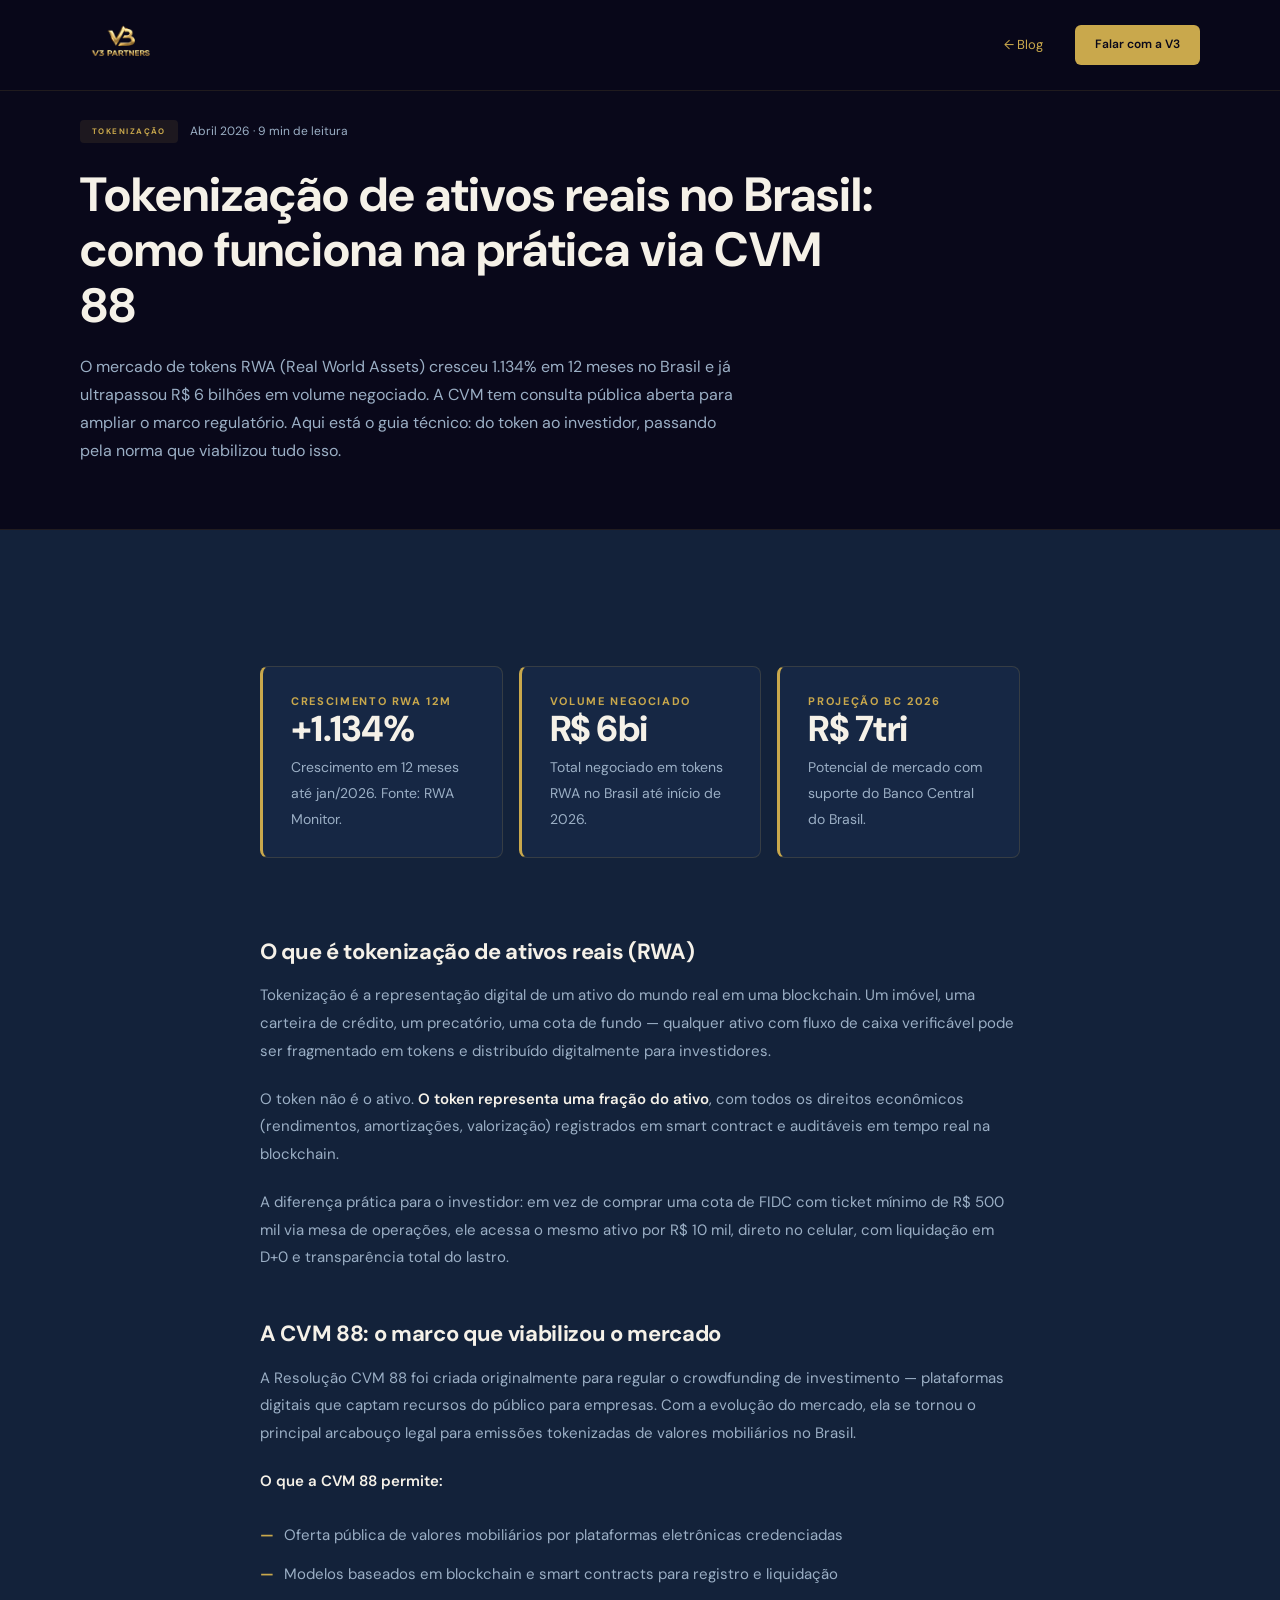
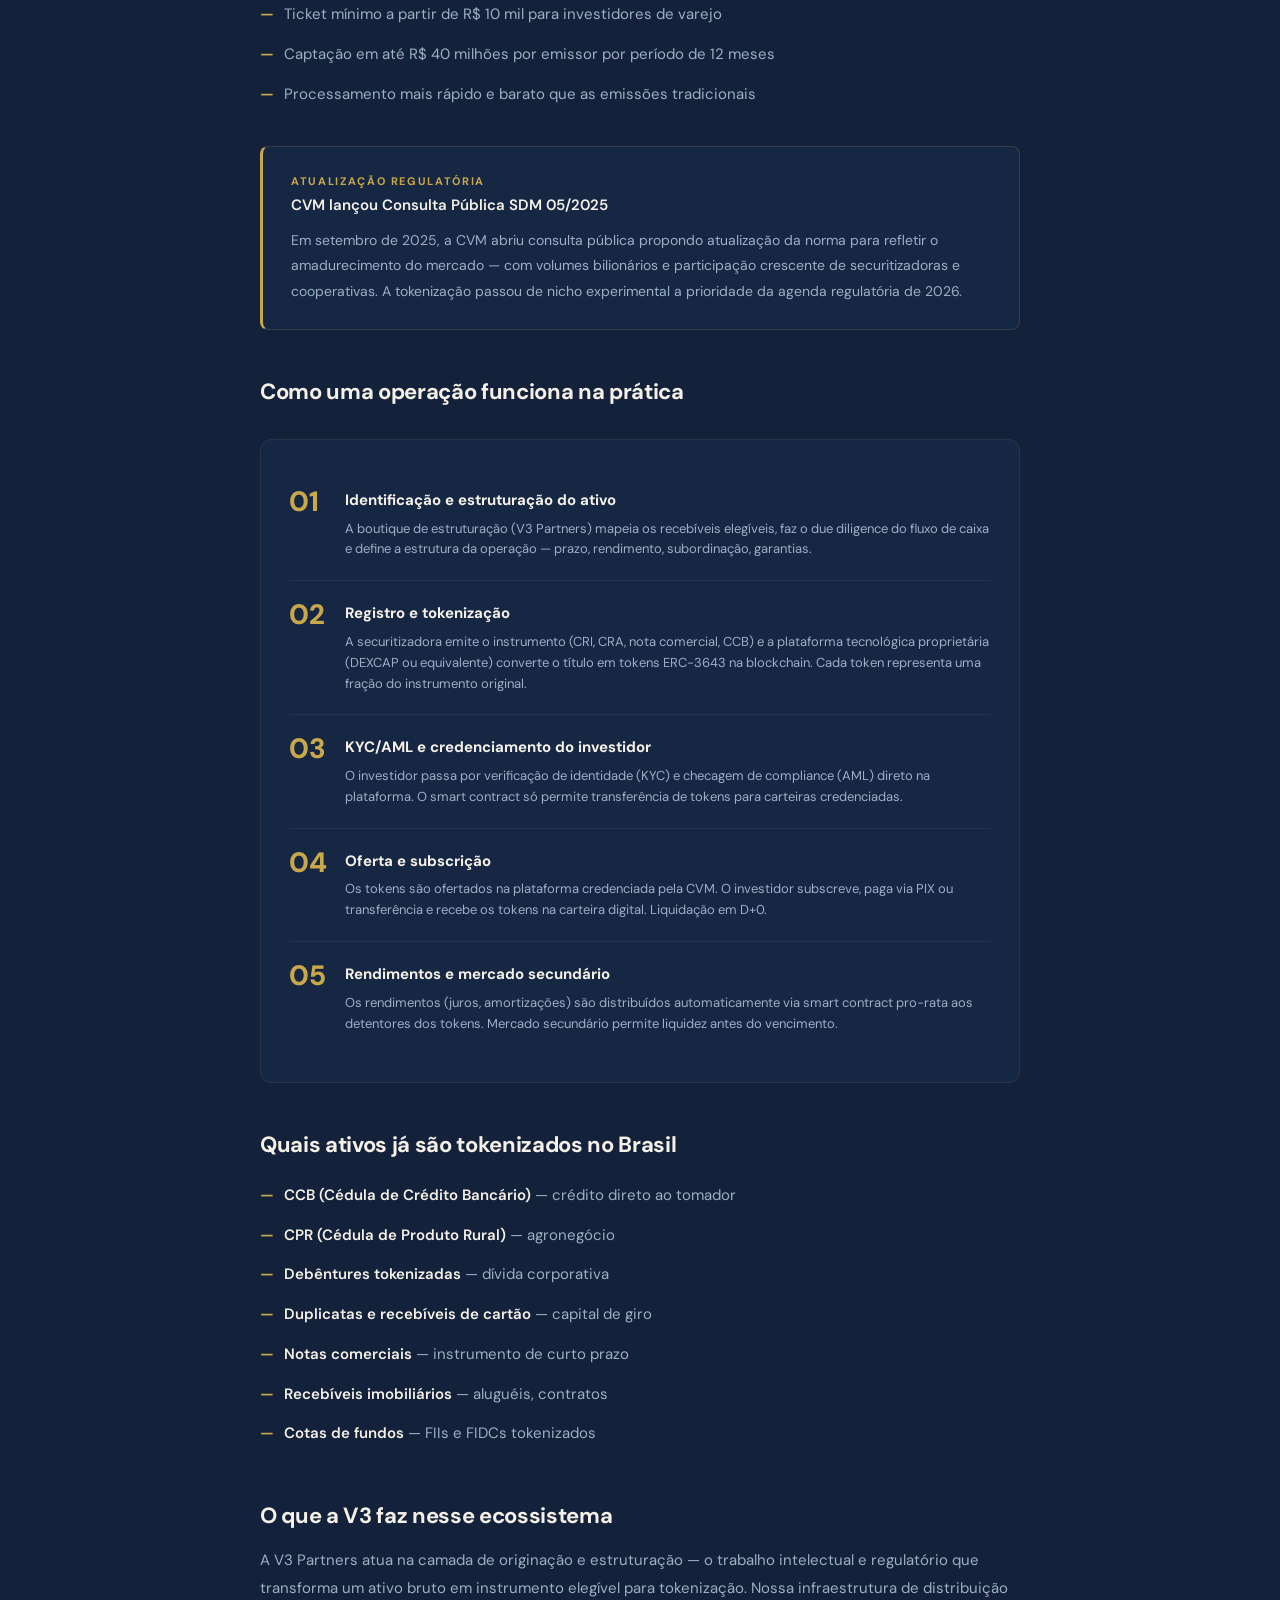
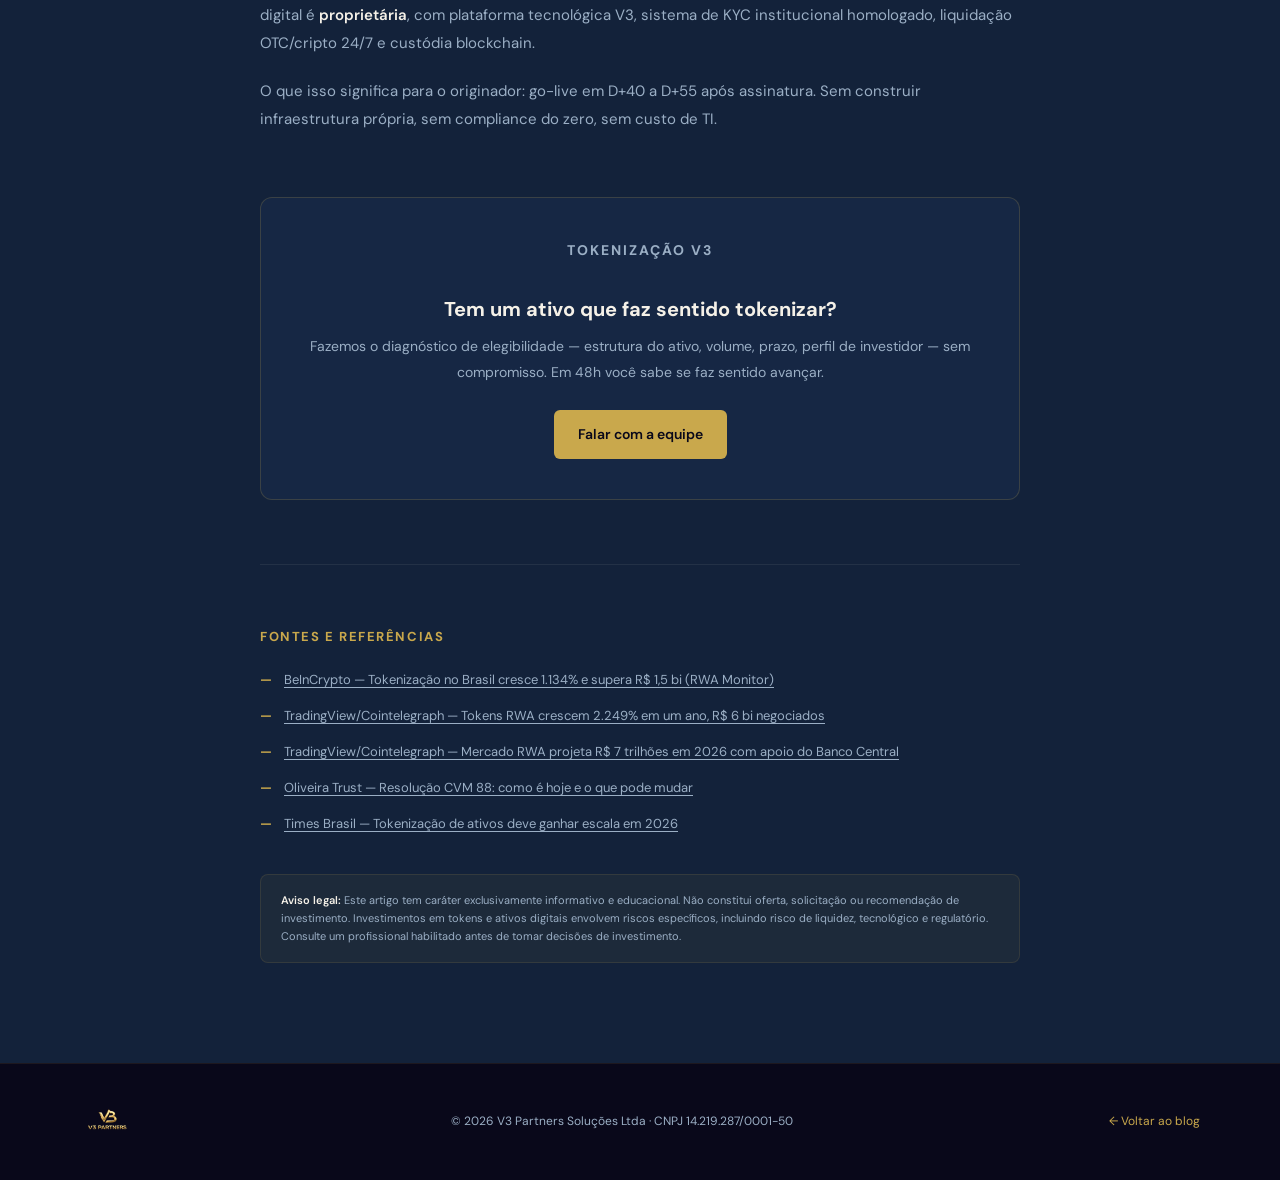
<file: blog/tokenizacao-ativos-cvm88.html>
<!DOCTYPE html>
<html lang="pt-BR">
<head>
  <meta charset="UTF-8"/>
  <meta name="viewport" content="width=device-width, initial-scale=1.0"/>
  <title>Tokenização de Ativos Reais via CVM 88 — V3 Partners</title>
  <meta name="description" content="O mercado de tokens RWA cresceu 1.134% em 12 meses no Brasil e já ultrapassou R$ 6 bi em volume negociado. Guia técnico completo: do token ao investidor, passando pela CVM 88."/>
  <meta name="robots" content="index, follow"/>
  <link rel="canonical" href="https://v3partners.com.br/blog/tokenizacao-ativos-cvm88"/>
  <script type="application/ld+json">
  {
    "@context": "https://schema.org",
    "@type": "Article",
    "headline": "Tokenização de Ativos Reais via CVM 88",
    "description": "O mercado de tokens RWA cresceu 1.134% em 12 meses no Brasil e já ultrapassou R$ 6 bi em volume negociado. Guia técnico completo: do token ao investidor, passando pela CVM 88.",
    "datePublished": "2026-04",
    "dateModified": "2026-04",
    "author": {
      "@type": "Organization",
      "name": "V3 Partners",
      "url": "https://www.v3partners.com.br"
    },
    "publisher": {
      "@type": "Organization",
      "name": "V3 Partners",
      "logo": {
        "@type": "ImageObject",
        "url": "https://www.v3partners.com.br/assets/img/v3-logo-3d-alpha.png"
      }
    },
    "mainEntityOfPage": {
      "@type": "WebPage",
      "@id": "https://v3partners.com.br/blog/tokenizacao-ativos-cvm88"
    },
    "inLanguage": "pt-BR"
  }
  </script>
  <link rel="stylesheet" href="../assets/css/style.css"/>
  <style>
    .article-hero { background: var(--navy-deep); padding: 120px 0 64px; border-bottom: 1px solid rgba(201,168,76,0.12); }
    .article-body { background: var(--navy-base); padding: 72px 0 100px; }
    .article-content { max-width: 760px; margin: 0 auto; }
    .article-content h2 { font-size: 22px; font-weight: 700; color: var(--cream); margin: 48px 0 16px; line-height: 1.3; }
    .article-content h3 { font-size: 17px; font-weight: 600; color: var(--cream); margin: 32px 0 12px; }
    .article-content p { font-size: 15px; color: var(--muted); line-height: 1.85; margin-bottom: 20px; }
    .article-content strong { color: var(--cream); font-weight: 600; }
    .article-content ul { margin: 0 0 20px 0; padding-left: 0; list-style: none; }
    .article-content ul li { font-size: 15px; color: var(--muted); line-height: 1.85; padding: 6px 0 6px 24px; position: relative; }
    .article-content ul li::before { content: '—'; position: absolute; left: 0; color: var(--gold); font-weight: 700; }
    .data-block {
      background: var(--navy-card);
      border: 1px solid rgba(201,168,76,0.18);
      border-left: 3px solid var(--gold);
      border-radius: 8px;
      padding: 24px 28px;
      margin: 32px 0;
    }
    .data-block p { margin-bottom: 0; font-size: 14px; }
    .data-block .data-number { font-size: 36px; font-weight: 800; color: var(--cream); line-height: 1; margin-bottom: 8px; letter-spacing: -0.02em; }
    .data-block .data-label { font-size: 11px; font-weight: 700; text-transform: uppercase; letter-spacing: 0.15em; color: var(--gold); }
    .data-grid { display: grid; grid-template-columns: repeat(2,1fr); gap: 16px; margin: 32px 0; }
    @media(min-width:640px) { .data-grid { grid-template-columns: repeat(3,1fr); } }
    .flow-step {
      display: flex;
      gap: 20px;
      align-items: flex-start;
      padding: 20px 0;
      border-bottom: 1px solid rgba(240,236,228,0.06);
    }
    .flow-step:last-child { border-bottom: none; }
    .flow-number { font-size: 28px; font-weight: 800; color: var(--gold); line-height: 1; min-width: 36px; }
    .flow-text h4 { font-size: 15px; font-weight: 700; color: var(--cream); margin-bottom: 6px; }
    .flow-text p { font-size: 13px; color: var(--muted); line-height: 1.6; margin-bottom: 0; }
    .source-block { margin-top: 64px; padding-top: 32px; border-top: 1px solid rgba(240,236,228,0.07); }
    .source-block h3 { font-size: 13px; font-weight: 700; text-transform: uppercase; letter-spacing: 0.12em; color: var(--gold); margin-bottom: 16px; }
    .source-block ul li { font-size: 13px; }
    .source-block ul li a { color: var(--muted); text-decoration: underline; text-underline-offset: 3px; }
    .source-block ul li a:hover { color: var(--cream); }
    .disclaimer { background: rgba(201,168,76,0.06); border: 1px solid rgba(201,168,76,0.12); border-radius: 8px; padding: 16px 20px; margin-top: 32px; }
    .disclaimer p { font-size: 11px; color: var(--muted); line-height: 1.65; margin-bottom: 0; }
    .cta-block { background: var(--navy-card); border: 1px solid rgba(201,168,76,0.2); border-radius: 12px; padding: 40px; text-align: center; margin-top: 64px; }
    .cta-block h3 { font-size: 20px; font-weight: 700; color: var(--cream); margin-bottom: 12px; }
    .cta-block p { font-size: 14px; color: var(--muted); margin-bottom: 24px; }
  </style>
</head>
<body>

  <nav class="navbar" id="navbar">
    <div class="container" style="display:flex;align-items:center;justify-content:space-between;">
      <a href="/" class="navbar-logo">
        <img src="../assets/img/v3-logo-3d-alpha.png" alt="V3 Partners"/>
      </a>
      <div style="display:flex;align-items:center;gap:32px;">
        <a href="/" style="font-size:13px;color:var(--gold);text-decoration:none;">← Blog</a>
        <a href="/#contato" class="btn btn-primary" style="font-size:12px;padding:10px 20px;">Falar com a V3</a>
      </div>
    </div>
  </nav>

  <section class="article-hero">
    <div class="container">
      <div style="max-width:800px;">
        <div style="display:flex;align-items:center;gap:12px;margin-bottom:24px;">
          <span style="font-size:8px;font-weight:700;text-transform:uppercase;letter-spacing:0.18em;color:var(--gold);background:rgba(201,168,76,0.1);padding:5px 12px;border-radius:4px;">Tokenização</span>
          <span style="font-size:12px;color:var(--muted);">Abril 2026 · 9 min de leitura</span>
        </div>
        <h1 style="font-size:clamp(28px,4.5vw,48px);font-weight:700;color:var(--cream);line-height:1.15;margin-bottom:20px;">
          Tokenização de ativos reais no Brasil: como funciona na prática via CVM 88
        </h1>
        <p style="font-size:16px;color:var(--muted);line-height:1.75;max-width:660px;">
          O mercado de tokens RWA (Real World Assets) cresceu 1.134% em 12 meses no Brasil e já ultrapassou R$ 6 bilhões em volume negociado. A CVM tem consulta pública aberta para ampliar o marco regulatório. Aqui está o guia técnico: do token ao investidor, passando pela norma que viabilizou tudo isso.
        </p>
      </div>
    </div>
  </section>

  <section class="article-body">
    <div class="container">
      <div class="article-content">

        <div class="data-grid">
          <div class="data-block">
            <p class="data-label">Crescimento RWA 12m</p>
            <p class="data-number">+1.134%</p>
            <p>Crescimento em 12 meses até jan/2026. Fonte: RWA Monitor.</p>
          </div>
          <div class="data-block">
            <p class="data-label">Volume negociado</p>
            <p class="data-number">R$ 6bi</p>
            <p>Total negociado em tokens RWA no Brasil até início de 2026.</p>
          </div>
          <div class="data-block">
            <p class="data-label">Projeção BC 2026</p>
            <p class="data-number">R$ 7tri</p>
            <p>Potencial de mercado com suporte do Banco Central do Brasil.</p>
          </div>
        </div>

        <h2>O que é tokenização de ativos reais (RWA)</h2>
        <p>
          Tokenização é a representação digital de um ativo do mundo real em uma blockchain. Um imóvel, uma carteira de crédito, um precatório, uma cota de fundo — qualquer ativo com fluxo de caixa verificável pode ser fragmentado em tokens e distribuído digitalmente para investidores.
        </p>
        <p>
          O token não é o ativo. <strong>O token representa uma fração do ativo</strong>, com todos os direitos econômicos (rendimentos, amortizações, valorização) registrados em smart contract e auditáveis em tempo real na blockchain.
        </p>
        <p>
          A diferença prática para o investidor: em vez de comprar uma cota de FIDC com ticket mínimo de R$ 500 mil via mesa de operações, ele acessa o mesmo ativo por R$ 10 mil, direto no celular, com liquidação em D+0 e transparência total do lastro.
        </p>

        <h2>A CVM 88: o marco que viabilizou o mercado</h2>
        <p>
          A Resolução CVM 88 foi criada originalmente para regular o crowdfunding de investimento — plataformas digitais que captam recursos do público para empresas. Com a evolução do mercado, ela se tornou o principal arcabouço legal para emissões tokenizadas de valores mobiliários no Brasil.
        </p>
        <p>
          <strong>O que a CVM 88 permite:</strong>
        </p>
        <ul>
          <li>Oferta pública de valores mobiliários por plataformas eletrônicas credenciadas</li>
          <li>Modelos baseados em blockchain e smart contracts para registro e liquidação</li>
          <li>Ticket mínimo a partir de R$ 10 mil para investidores de varejo</li>
          <li>Captação em até R$ 40 milhões por emissor por período de 12 meses</li>
          <li>Processamento mais rápido e barato que as emissões tradicionais</li>
        </ul>

        <div class="data-block">
          <p class="data-label">Atualização regulatória</p>
          <p style="font-size:15px;color:var(--cream);font-weight:600;margin-bottom:8px;">CVM lançou Consulta Pública SDM 05/2025</p>
          <p>Em setembro de 2025, a CVM abriu consulta pública propondo atualização da norma para refletir o amadurecimento do mercado — com volumes bilionários e participação crescente de securitizadoras e cooperativas. A tokenização passou de nicho experimental a prioridade da agenda regulatória de 2026.</p>
        </div>

        <h2>Como uma operação funciona na prática</h2>

        <div style="background:var(--navy-card);border:1px solid rgba(201,168,76,0.1);border-radius:12px;padding:28px;margin:32px 0;">
          <div class="flow-step">
            <div class="flow-number">01</div>
            <div class="flow-text">
              <h4>Identificação e estruturação do ativo</h4>
              <p>A boutique de estruturação (V3 Partners) mapeia os recebíveis elegíveis, faz o due diligence do fluxo de caixa e define a estrutura da operação — prazo, rendimento, subordinação, garantias.</p>
            </div>
          </div>
          <div class="flow-step">
            <div class="flow-number">02</div>
            <div class="flow-text">
              <h4>Registro e tokenização</h4>
              <p>A securitizadora emite o instrumento (CRI, CRA, nota comercial, CCB) e a plataforma tecnológica proprietária (DEXCAP ou equivalente) converte o título em tokens ERC-3643 na blockchain. Cada token representa uma fração do instrumento original.</p>
            </div>
          </div>
          <div class="flow-step">
            <div class="flow-number">03</div>
            <div class="flow-text">
              <h4>KYC/AML e credenciamento do investidor</h4>
              <p>O investidor passa por verificação de identidade (KYC) e checagem de compliance (AML) direto na plataforma. O smart contract só permite transferência de tokens para carteiras credenciadas.</p>
            </div>
          </div>
          <div class="flow-step">
            <div class="flow-number">04</div>
            <div class="flow-text">
              <h4>Oferta e subscrição</h4>
              <p>Os tokens são ofertados na plataforma credenciada pela CVM. O investidor subscreve, paga via PIX ou transferência e recebe os tokens na carteira digital. Liquidação em D+0.</p>
            </div>
          </div>
          <div class="flow-step">
            <div class="flow-number">05</div>
            <div class="flow-text">
              <h4>Rendimentos e mercado secundário</h4>
              <p>Os rendimentos (juros, amortizações) são distribuídos automaticamente via smart contract pro-rata aos detentores dos tokens. Mercado secundário permite liquidez antes do vencimento.</p>
            </div>
          </div>
        </div>

        <h2>Quais ativos já são tokenizados no Brasil</h2>
        <ul>
          <li><strong>CCB (Cédula de Crédito Bancário)</strong> — crédito direto ao tomador</li>
          <li><strong>CPR (Cédula de Produto Rural)</strong> — agronegócio</li>
          <li><strong>Debêntures tokenizadas</strong> — dívida corporativa</li>
          <li><strong>Duplicatas e recebíveis de cartão</strong> — capital de giro</li>
          <li><strong>Notas comerciais</strong> — instrumento de curto prazo</li>
          <li><strong>Recebíveis imobiliários</strong> — aluguéis, contratos</li>
          <li><strong>Cotas de fundos</strong> — FIIs e FIDCs tokenizados</li>
        </ul>

        <h2>O que a V3 faz nesse ecossistema</h2>
        <p>
          A V3 Partners atua na camada de originação e estruturação — o trabalho intelectual e regulatório que transforma um ativo bruto em instrumento elegível para tokenização. Nossa infraestrutura de distribuição digital é <strong>proprietária</strong>, com plataforma tecnológica V3, sistema de KYC institucional homologado, liquidação OTC/cripto 24/7 e custódia blockchain.
        </p>
        <p>
          O que isso significa para o originador: go-live em D+40 a D+55 após assinatura. Sem construir infraestrutura própria, sem compliance do zero, sem custo de TI.
        </p>

        <div class="cta-block">
          <p class="label" style="margin-bottom:12px;">Tokenização V3</p>
          <h3>Tem um ativo que faz sentido tokenizar?</h3>
          <p>Fazemos o diagnóstico de elegibilidade — estrutura do ativo, volume, prazo, perfil de investidor — sem compromisso. Em 48h você sabe se faz sentido avançar.</p>
          <a href="https://wa.me/5511937639475?text=Ol%C3%A1!%20Tenho%20interesse%20em%20me%20tornar%20Partner%20e%20gostaria%20de%20agendar%20minha%20demonstra%C3%A7%C3%A3o%20para%20liberar%20meus%2030%20dias%20gr%C3%A1tis%20do%20sistema.%20Como%20podemos%20prosseguir%3F%F0%9F%9A%80%F0%9F%9A%80%F0%9F%9A%80" class="btn btn-primary" target="_blank" rel="noopener">Falar com a equipe</a>
        </div>

        <div class="source-block">
          <h3>Fontes e referências</h3>
          <ul>
            <li><a href="https://br.beincrypto.com/tokenizacao-de-ativos-no-brasil-cresce-1-134-em-um-ano-e-supera-r-15-bilhao/" target="_blank" rel="noopener">BeInCrypto — Tokenização no Brasil cresce 1.134% e supera R$ 1,5 bi (RWA Monitor)</a></li>
            <li><a href="https://br.tradingview.com/news/cointelegraph:eb57b8e1abc81:0/" target="_blank" rel="noopener">TradingView/Cointelegraph — Tokens RWA crescem 2.249% em um ano, R$ 6 bi negociados</a></li>
            <li><a href="https://br.tradingview.com/news/cointelegraph:de2f22d2abc81:0/" target="_blank" rel="noopener">TradingView/Cointelegraph — Mercado RWA projeta R$ 7 trilhões em 2026 com apoio do Banco Central</a></li>
            <li><a href="https://www.oliveiratrust.com.br/blog/resolucao-cvm-88-como-e-hoje-e-o-que-pode-mudar-com-a-atualizacao-da-norma/" target="_blank" rel="noopener">Oliveira Trust — Resolução CVM 88: como é hoje e o que pode mudar</a></li>
            <li><a href="https://timesbrasil.com.br/cripto-brasil/tokenizacao-de-ativos-deve-ganhar-escala-em-2026-e-ampliar-alternativas-ao-mercado-tradicional/" target="_blank" rel="noopener">Times Brasil — Tokenização de ativos deve ganhar escala em 2026</a></li>
          </ul>
        </div>

        <div class="disclaimer">
          <p><strong>Aviso legal:</strong> Este artigo tem caráter exclusivamente informativo e educacional. Não constitui oferta, solicitação ou recomendação de investimento. Investimentos em tokens e ativos digitais envolvem riscos específicos, incluindo risco de liquidez, tecnológico e regulatório. Consulte um profissional habilitado antes de tomar decisões de investimento.</p>
        </div>

      </div>
    </div>
  </section>

  <footer style="background:var(--navy-deep);border-top:1px solid rgba(201,168,76,0.1);padding:40px 0;">
    <div class="container" style="display:flex;justify-content:space-between;align-items:center;flex-wrap:wrap;gap:16px;">
      <img src="../assets/img/v3-logo-3d-alpha.png" alt="V3 Partners" style="height:36px;"/>
      <p style="font-size:12px;color:var(--muted);">© 2026 V3 Partners Soluções Ltda · CNPJ 14.219.287/0001-50</p>
      <a href="/" style="font-size:12px;color:var(--gold);text-decoration:none;">← Voltar ao blog</a>
    </div>
  </footer>

  <script src="../assets/js/main.js"></script>
  <!-- Google Analytics 4 -->
  <script async src="https://www.googletagmanager.com/gtag/js?id=G-40BMZPHQ28"></script>
  <script>
    window.dataLayer = window.dataLayer || [];
    function gtag(){dataLayer.push(arguments);}
    gtag('js', new Date());
    gtag('config', 'G-40BMZPHQ28');
  </script>
</body>
</html>
</file>
<file: assets/css/home-cinema.css>
/* Home V3: fotos reais em tela cheia; cada seção se abre em círculo sobre a anterior. */
:root{
  --navy:#09081A;--base:#13223A;--card:#162744;--gold:#C9A84C;--gold2:#E8C97A;--cream:#F5F1E8;--muted:#9BAFC5;
  --font:"DM Sans","Segoe UI",system-ui,sans-serif;
  --gl:max(20px,env(safe-area-inset-left,0px));--gr:max(20px,env(safe-area-inset-right,0px));
  --ease:cubic-bezier(.16,1,.3,1);color-scheme:dark;
}
*{box-sizing:border-box}
html{background:var(--navy);scroll-padding-top:90px}
body{margin:0;background:var(--navy);color:var(--cream);font-family:var(--font);font-size:16px;line-height:1.6;overflow-x:clip;-webkit-font-smoothing:antialiased}
a{color:inherit}
a:focus-visible,summary:focus-visible,button:focus-visible{outline:2px solid var(--gold2);outline-offset:3px}
.skip{position:fixed;left:12px;top:-60px;z-index:120;background:var(--gold);color:var(--navy);padding:8px 14px;border-radius:6px}
.skip:focus{top:12px}
.film{position:fixed;inset:0;z-index:1;pointer-events:none}
.plate{position:absolute;inset:-5%;background-size:cover;background-position:center;background-color:var(--base);visibility:hidden;filter:brightness(.74) contrast(1.08) saturate(.85) sepia(.1);will-change:transform,clip-path}
#plates::after{content:"";position:absolute;inset:0;z-index:3;background:linear-gradient(90deg,rgba(9,8,26,.72),rgba(9,8,26,.18) 65%),linear-gradient(0deg,rgba(9,8,26,.55),transparent 40%)}
.vig{background:radial-gradient(ellipse at center,transparent 42%,rgba(9,8,26,.82) 100%)}
.grain{opacity:.075;mix-blend-mode:overlay;background-image:url("data:image/svg+xml,%3Csvg xmlns='http://www.w3.org/2000/svg' width='220' height='220'%3E%3Cfilter id='n'%3E%3CfeTurbulence baseFrequency='.85' numOctaves='3' stitchTiles='stitch'/%3E%3C/filter%3E%3Crect width='100%25' height='100%25' filter='url(%23n)'/%3E%3C/svg%3E")}
.bar{position:fixed;left:0;right:0;height:8.5vh;background:var(--navy);z-index:6;pointer-events:none;will-change:transform}
.bar.t{top:0}.bar.b{bottom:0}
main,footer{position:relative;z-index:2}
.wrap{width:100%;max-width:1320px;margin:0 auto;padding-left:var(--gl);padding-right:var(--gr)}
.sec{padding-block:20vh 14vh}
.eyebrow{font-size:12px;font-weight:700;letter-spacing:.24em;text-transform:uppercase;color:var(--gold2);margin:0 0 20px}
.eyebrow.mt{margin-top:64px}
h1,h2,h3{margin:0;font-weight:300;letter-spacing:-.035em;line-height:1.04;text-wrap:balance}
h2{font-size:clamp(38px,6vw,92px);text-shadow:0 2px 30px rgba(9,8,26,.7)}
em{font-style:italic;font-weight:300;color:var(--gold2)}
.lead{font-size:clamp(17px,1.45vw,21px);line-height:1.55;color:var(--cream);max-width:62ch;margin:24px 0 0;text-shadow:0 1px 18px rgba(9,8,26,.95)}
.strong{color:var(--cream);font-weight:500}
.note{font-size:13px;color:var(--muted);max-width:80ch;margin:20px 0 0}
.two{display:grid;grid-template-columns:repeat(2,minmax(0,1fr));gap:24px 56px;margin-top:12px}
.grid{display:grid;gap:24px;margin-top:40px}
.g2{grid-template-columns:repeat(2,minmax(0,1fr))}.g3{grid-template-columns:repeat(3,minmax(0,1fr))}.g4{grid-template-columns:repeat(4,minmax(0,1fr))}
.sheet{background:rgba(9,8,26,.66);backdrop-filter:blur(12px);-webkit-backdrop-filter:blur(12px);border:1px solid rgba(232,201,122,.2);border-radius:6px;padding:40px;min-width:0;transition:border-color .35s,transform .5s var(--ease)}
.sheet:hover{border-color:rgba(232,201,122,.55)}
.sheet h3{font-size:clamp(20px,1.75vw,26px);font-weight:400;letter-spacing:-.015em;line-height:1.18;margin-bottom:12px}
.sheet h3.lg{font-size:clamp(26px,2.8vw,42px);font-weight:300}
.sheet p{margin:0 0 10px;font-size:15px;color:var(--muted)}
.sheet p:last-child{margin-bottom:0}
.sheet b{color:var(--gold2);font-weight:500}
.tag{font-size:11px!important;font-weight:700;letter-spacing:.16em;text-transform:uppercase;color:var(--gold2)!important;margin:0 0 12px!important}
.n{font-size:34px!important;font-weight:300;color:var(--gold2)!important;line-height:1;margin:0 0 14px!important}
.wide{display:flex;flex-wrap:wrap;align-items:center;justify-content:space-between;gap:24px;margin-top:40px}
.wide>div{flex:1 1 420px;min-width:0}
.wide h3{margin-bottom:12px}
.pill{display:inline-flex;flex-wrap:wrap;gap:6px 14px;margin:24px 0 0;padding:9px 16px;border:1px solid rgba(232,201,122,.4);border-radius:6px;background:rgba(9,8,26,.6);font-size:13px}
.pill b{font-size:11px;letter-spacing:.14em;text-transform:uppercase;color:var(--gold2)}
.btn{display:inline-flex;align-items:center;justify-content:center;gap:10px;min-height:48px;padding:0 26px;border-radius:999px;font-weight:700;font-size:14px;text-decoration:none;text-align:center;transition:transform .35s var(--ease),box-shadow .35s,background .3s}
.btn.g{background:linear-gradient(100deg,var(--gold),var(--gold2));color:var(--navy);box-shadow:0 14px 44px -14px var(--gold)}
.btn.g:hover{transform:translateY(-2px);box-shadow:0 22px 54px -12px var(--gold)}
.btn.l{border:1px solid rgba(232,201,122,.6);color:var(--cream);background:rgba(9,8,26,.35)}
.btn.l:hover{background:rgba(232,201,122,.14);transform:translateY(-2px)}
.btn.mini{min-height:40px;padding:0 18px;font-size:13px}
.sheet .btn{margin-top:14px}

#pre{position:fixed;inset:0;z-index:110;background:var(--navy);display:grid;place-items:center;transition:transform 1.1s var(--ease)}
#pre.go{transform:translateY(-101%)}
#pre img{width:120px;display:block;margin:0 auto 18px}
#pre b{display:block;text-align:center;font-weight:300;font-size:13px;letter-spacing:.3em;color:var(--gold2);font-variant-numeric:tabular-nums}

nav{position:fixed;top:0;left:0;right:0;z-index:100;padding:calc(12px + env(safe-area-inset-top,0px)) var(--gr) 12px var(--gl);display:flex;align-items:center;gap:14px;transition:background .4s}
nav.on,nav.open{background:rgba(9,8,26,.82);backdrop-filter:blur(14px);-webkit-backdrop-filter:blur(14px)}
.brand img{height:40px;display:block}
.links{display:flex;gap:24px;margin-left:auto;margin-right:12px}
.links a{font-size:13px;font-weight:500;text-decoration:none;color:var(--cream);transition:color .25s}
.links a:hover{color:var(--gold2)}
#mbtn{min-height:40px;padding:0 14px;background:none;border:1px solid rgba(245,241,232,.32);border-radius:999px;color:var(--cream);font:500 13px var(--font);cursor:pointer}
#menu{position:fixed;inset:0;z-index:11;background:rgba(9,8,26,.96);backdrop-filter:blur(18px);padding:calc(110px + env(safe-area-inset-top,0px)) var(--gr) 48px var(--gl);display:grid;grid-template-columns:repeat(3,minmax(0,1fr));gap:32px;align-content:start;overflow-y:auto}
#menu[hidden]{display:none}
#menu a{display:block;font-size:clamp(20px,2.3vw,32px);font-weight:300;letter-spacing:-.02em;text-decoration:none;padding:6px 0;transition:color .2s}
#menu a:hover{color:var(--gold2)}

#hud{position:fixed;left:var(--gl);right:var(--gr);bottom:calc(14px + env(safe-area-inset-bottom,0px));z-index:1;display:flex;align-items:flex-end;gap:18px;pointer-events:none}
#hud span{font-size:11px;font-weight:700;letter-spacing:.2em;text-transform:uppercase;color:var(--gold2);white-space:nowrap;text-shadow:0 0 12px var(--navy)}
#hud svg{flex:1;height:26px;min-width:0;overflow:visible}
#hud path{fill:none;stroke:var(--gold);stroke-width:1.4;vector-effect:non-scaling-stroke}
#hud .bg{stroke:rgba(245,241,232,.13)}

.js .rv{opacity:0;transform:translateY(40px);transition:opacity 1s var(--ease),transform 1.2s var(--ease);transition-delay:var(--d,0s)}
.js .rv.in{opacity:1;transform:none}
.mask{display:block;overflow:hidden;padding-bottom:.14em;margin-bottom:-.14em}
.mask>span{display:block}
.js .mask>span{transform:translateY(116%);transition:transform 1.5s var(--ease);transition-delay:var(--d,0s)}
.js .live .mask>span{transform:none}

#home{min-height:100svh;display:flex;align-items:flex-end;padding-bottom:calc(9vh + 44px);padding-top:120px;background:linear-gradient(0deg,rgba(9,8,26,.78),transparent 62%)}
#home h1{font-size:clamp(40px,7.6vw,122px);line-height:.98;letter-spacing:-.05em;text-shadow:0 2px 36px rgba(9,8,26,.6)}
.row{display:flex;flex-wrap:wrap;gap:24px 48px;align-items:flex-end;justify-content:space-between}
.cta{display:flex;flex-wrap:wrap;gap:12px;margin-top:24px}
.stats{display:grid;grid-template-columns:repeat(4,minmax(0,1fr));gap:0;margin-top:34px;border-top:1px solid rgba(232,201,122,.35)}
.stats>div{padding:16px 14px 0 0;min-width:0}
.stats p{margin:0}
.v3-stat-number{font-size:clamp(24px,3vw,44px);font-weight:300;letter-spacing:-.03em;line-height:1.1;font-variant-numeric:tabular-nums}
.stats small{display:block;font-size:11px;letter-spacing:.09em;text-transform:uppercase;color:var(--muted);margin-top:6px;line-height:1.4}
.big-stats .v3-stat-number{font-size:clamp(34px,5.4vw,84px)}

#manifesto{height:280vh}
.stick{position:sticky;top:0;height:100svh;display:flex;align-items:center;overflow:hidden}
#manifesto .stick{background:radial-gradient(ellipse 85% 80% at 35% 50%,rgba(9,8,26,.78),transparent)}
#mtitulo{font-size:clamp(28px,4.2vw,64px);font-weight:300;letter-spacing:-.03em;line-height:1.08;margin:0 0 22px}
#mtxt{font-size:clamp(20px,2.5vw,38px);font-weight:300;line-height:1.28;letter-spacing:-.015em;max-width:34em;margin:0}
#mtxt span{opacity:.2;transition:opacity .25s var(--ease)}
#mtxt span.on{opacity:1}
#mtxt span.au{color:var(--gold2);font-style:italic}

#verticais{height:440vh}
.rail{display:flex;width:400vw;height:100%;will-change:transform}
.panel{width:100vw;height:100%;display:flex;align-items:flex-end;padding-bottom:calc(9vh + 40px);padding-top:110px;background:linear-gradient(0deg,rgba(9,8,26,.82),transparent 66%)}
.vnum{font-size:clamp(38px,5vw,76px);font-weight:300;color:var(--gold2);margin:0 0 10px;line-height:1}

.big{font-size:clamp(90px,18vw,280px);font-weight:800;letter-spacing:-.06em;line-height:.88;background:linear-gradient(100deg,var(--gold),var(--gold2) 45%,var(--gold));-webkit-background-clip:text;background-clip:text;color:transparent}
.tape{overflow:hidden;white-space:nowrap;margin:40px 0;font-size:clamp(24px,3.4vw,50px);font-weight:300;letter-spacing:-.02em}
.tape div{display:inline-block;will-change:transform}
.tape i{font-style:normal;color:var(--gold2);margin:0 .55em;font-size:.55em;vertical-align:middle}
.tape.alt{color:transparent;-webkit-text-stroke:1px rgba(245,241,232,.5)}
.cats{background:rgba(9,8,26,.72);backdrop-filter:blur(12px);-webkit-backdrop-filter:blur(12px);border:1px solid rgba(232,201,122,.2);border-radius:6px;padding:6px 40px}
details{border-top:1px solid rgba(245,241,232,.15)}
details:first-child{border-top:0}
summary{list-style:none;cursor:pointer;display:flex;align-items:baseline;gap:16px;padding:20px 0;font-size:clamp(19px,2vw,28px);font-weight:300;letter-spacing:-.015em;transition:color .25s}
summary::-webkit-details-marker{display:none}
summary:hover{color:var(--gold2)}
summary i{font-style:normal;font-size:13px;font-weight:700;color:var(--gold2);letter-spacing:.1em}
summary small{margin-left:auto;font-size:11px;font-weight:700;letter-spacing:.14em;text-transform:uppercase;color:var(--gold2);text-align:right;min-width:0;flex:0 1 auto}
.linhas{display:grid;grid-template-columns:repeat(2,minmax(0,1fr));gap:24px;padding:0 0 26px}
.linha{border:1px solid rgba(245,241,232,.13);border-radius:6px;padding:40px;min-width:0}
.linha .tag{font-size:10px!important;margin:0 0 6px!important}
.linha h4{margin:0 0 6px;font-size:16px;font-weight:500}
.linha p{margin:0;font-size:14px;color:var(--muted)}

.facts{display:flex;flex-wrap:wrap;gap:24px 56px;margin-top:38px}
.facts>div{min-width:0;max-width:260px}
.facts small{display:block;font-size:11px;font-weight:700;letter-spacing:.14em;text-transform:uppercase;color:var(--gold2)}
.facts b{display:block;font-size:clamp(32px,3.8vw,58px);font-weight:300;letter-spacing:-.03em;line-height:1.08;text-shadow:0 2px 24px rgba(9,8,26,.8)}
.facts span{font-size:13px;color:var(--cream);text-shadow:0 1px 12px rgba(9,8,26,.95)}
.proj{align-items:stretch}
.proj dl{flex:1 1 300px;margin:0;display:grid;gap:0;align-content:center}
.proj dl>div{display:flex;justify-content:space-between;gap:16px;padding:12px 0;border-top:1px solid rgba(245,241,232,.15)}
.proj dt{font-size:13px;color:var(--muted)}
.proj dd{margin:0;font-weight:500;text-align:right}
.chk{list-style:none;margin:16px 0 0;padding:0;display:grid;gap:8px;font-size:14px;color:var(--cream)}
.chk li{padding-left:20px;position:relative}
.chk li::before{content:"◆";position:absolute;left:0;top:.2em;font-size:9px;color:var(--gold)}

.team{display:grid;grid-template-columns:repeat(3,minmax(0,1fr));gap:24px;margin-top:44px}
.pc{margin:0;overflow:hidden;border-radius:6px;background:rgba(9,8,26,.82);border:1px solid rgba(232,201,122,.2);min-width:0}
.pc img{display:block;width:100%;aspect-ratio:1/1;object-fit:cover;object-position:top;filter:saturate(.85);transition:transform 1.4s var(--ease),filter .6s}
.pc:hover img{transform:scale(1.04);filter:none}
.pc figcaption{padding:40px}
.pc small{display:block;font-size:11px;font-weight:700;letter-spacing:.12em;text-transform:uppercase;color:var(--gold2);margin-bottom:6px}
.pc b{display:block;font-size:22px;font-weight:500;letter-spacing:-.01em}
.pc span{display:block;font-size:14px;line-height:1.5;color:var(--muted);margin-top:10px}

#elo{min-height:130vh;display:flex;align-items:flex-end;padding-bottom:12vh;background:linear-gradient(0deg,rgba(9,8,26,.85),transparent 60%)}
#elo h2{font-size:clamp(44px,8.2vw,128px)}
footer{background:var(--navy);padding-block:56px 80px;font-size:14px;color:var(--muted)}
.fg{display:grid;grid-template-columns:1.6fr repeat(3,minmax(0,1fr));gap:32px;margin-bottom:36px}
.fg p{margin:12px 0 0;min-width:0}
.fg a,.fg span{display:block;padding:3px 0;text-decoration:none}
.fg a:hover,.fb a:hover{color:var(--gold2)}
.fg .eyebrow{margin:0 0 10px;font-size:11px}
.legal{font-size:12px;line-height:1.6;color:var(--muted);max-width:125ch;margin:0 0 20px}
.fb{display:flex;flex-wrap:wrap;justify-content:space-between;gap:10px 24px;font-size:12px;border-top:1px solid rgba(245,241,232,.12);padding-top:16px}
.fb a{margin-left:16px;text-decoration:none}

@media (max-width:1040px){.links{display:none}.brand{margin-right:auto}.g4{grid-template-columns:repeat(2,minmax(0,1fr))}}
@media (max-width:860px){
  .bar{height:5vh}.hide-m{display:none}
  .two,.g2,.g3,.team,.linhas,#menu{grid-template-columns:minmax(0,1fr)}
  .fg{grid-template-columns:repeat(2,minmax(0,1fr))}.fg>div:first-child{grid-column:1/-1}
  #verticais{height:auto}#verticais .stick{position:static;height:auto;overflow:visible}
  .rail{display:block;width:100%;transform:none!important}
  .panel{width:100%;height:auto;min-height:92svh}
  #manifesto{height:240vh}
  .sec{padding-block:16vh 10vh}
  .cats{padding:4px 16px}
  .stats{grid-template-columns:repeat(2,minmax(0,1fr))}
  .btn{white-space:normal}
}
@media (max-width:440px){.g4{grid-template-columns:minmax(0,1fr)}.btn.mini{padding:0 12px;font-size:12px}}
@media (prefers-reduced-motion:reduce){
  *{transition:none!important}
  .js .rv,.js .mask>span{opacity:1;transform:none}
  #mtxt span{opacity:1}.bar{display:none}
}
</file>
<file: assets/css/style.css>
/* ============================================================
   V3 PARTNERS — Global Stylesheet
   Brandbook V2.0 aprovado — Mobile-First
   ============================================================

   PALETA OFICIAL:
   --navy-deep:    #09081A  (fundos principais / capa)
   --navy-base:    #13223A  (páginas internas)
   --navy-card:    #162744  (cards e seções)
   --navy-mid:     #243A66  (hover, destaques)
   --gold:         #C9A84C  (logo, labels, assinaturas)
   --gold-light:   #E8C97A  (destaque secundário)
   --cream:        #F5F1E8  (títulos, texto primário)
   --muted:        #9BAFC5  (corpo, descrições)

   REGRA 90/8/2: 90% navy · 8% cream/muted · 2% ouro
   NUNCA: branco, preto puro, azul, vermelho, verde, laranja
   FONTE ÚNICA: DM Sans (Google Fonts)
   ============================================================ */

@import url('https://fonts.googleapis.com/css2?family=DM+Sans:wght@400;500;600;700;800&display=swap');

/* ── Reset & Base ── */
*, *::before, *::after {
  box-sizing: border-box;
  margin: 0;
  padding: 0;
}

:root {
  --navy-deep:  #09081A;
  --navy-base:  #13223A;
  --navy-card:  #162744;
  --navy-mid:   #243A66;
  --gold:       #C9A84C;
  --gold-light: #E8C97A;
  --cream:      #F5F1E8;
  --muted:      #9BAFC5;
}

html {
  scroll-behavior: smooth;
  -webkit-text-size-adjust: 100%;
}

body {
  font-family: 'DM Sans', sans-serif;
  font-size: 15px;
  font-weight: 400;
  color: var(--muted);
  background-color: var(--navy-base);
  line-height: 1.65;
  -webkit-font-smoothing: antialiased;
  overflow-x: hidden;
}

/* ══════════════════════════════════════
   TIPOGRAFIA — MOBILE FIRST
   Base: mobile → escala para desktop
══════════════════════════════════════ */

/* Display / Capa hero — mobile: 36px → desktop: 68px */
.text-display {
  font-size: 36px;
  font-weight: 800;
  color: var(--cream);
  line-height: 1.1;
  letter-spacing: -0.02em;
}

/* H1 */
h1, .h1 {
  font-size: 28px;
  font-weight: 700;
  color: var(--cream);
  line-height: 1.2;
}

/* H2 — títulos de seção — mobile: 26px → desktop: 40px */
h2, .h2 {
  font-size: 26px;
  font-weight: 700;
  color: var(--cream);
  line-height: 1.2;
  letter-spacing: -0.015em;
}

/* H3 — títulos de card — mobile: 17px → desktop: 20px */
h3, .h3 {
  font-size: 17px;
  font-weight: 700;
  color: var(--cream);
  line-height: 1.3;
}

/* Corpo */
p, .body-text {
  font-size: 14px;
  font-weight: 400;
  color: var(--muted);
  line-height: 1.75;
}

/* Label / Tag — visível em todos os formatos */
.label {
  font-size: 13px;
  font-weight: 700;
  text-transform: uppercase;
  letter-spacing: 0.14em;
  color: var(--gold);
}

/* ══════════════════════════════════════
   LAYOUT — MOBILE FIRST
══════════════════════════════════════ */

.container {
  width: 100%;
  max-width: 1200px;
  margin: 0 auto;
  padding: 0 20px;
}

/* Seções — mobile: 64px → desktop: 104px */
.section {
  padding: 64px 0;
}

.section-sm {
  padding: 48px 0;
}

/* ══════════════════════════════════════
   NAVBAR — MOBILE FIRST
══════════════════════════════════════ */

.navbar {
  position: fixed;
  top: 0;
  left: 0;
  right: 0;
  z-index: 100;
  background: rgba(9, 8, 26, 0.96);
  backdrop-filter: blur(12px);
  -webkit-backdrop-filter: blur(12px);
  border-bottom: 1px solid rgba(201, 168, 76, 0.12);
  padding: 14px 0;
}

.navbar .container {
  display: flex;
  align-items: center;
  justify-content: space-between;
}

.navbar-logo img {
  height: 44px;
  width: auto;
  object-fit: contain;
  display: block;
}

/* Links ocultos em mobile */
.navbar-links {
  display: none;
  list-style: none;
}

/* CTA oculto em mobile (só botão hamburguer) */
.navbar-cta {
  display: none;
}

/* Botão hamburguer — mobile */
.navbar-menu-btn {
  display: flex;
  flex-direction: column;
  gap: 5px;
  background: none;
  border: none;
  cursor: pointer;
  padding: 4px;
}

.navbar-menu-btn span {
  display: block;
  width: 24px;
  height: 2px;
  background: var(--cream);
  border-radius: 2px;
  transition: transform 0.2s, opacity 0.2s;
}

/* Menu mobile aberto */
.navbar-links.open {
  display: flex;
  flex-direction: column;
  position: fixed;
  top: 60px;
  left: 0;
  right: 0;
  background: var(--navy-deep);
  border-bottom: 1px solid rgba(201, 168, 76, 0.12);
  padding: 24px 20px;
  gap: 20px;
}

.navbar-links a {
  font-size: 15px;
  font-weight: 500;
  color: var(--muted);
  text-decoration: none;
  transition: color 0.2s;
  padding: 4px 0;
  touch-action: manipulation;
}

.navbar-links a:hover {
  color: var(--cream);
}

/* ══════════════════════════════════════
   BOTÕES — MOBILE FIRST
══════════════════════════════════════ */

.btn {
  display: inline-flex;
  align-items: center;
  justify-content: center;
  gap: 8px;
  font-family: 'DM Sans', sans-serif;
  font-size: 14px;
  font-weight: 600;
  text-decoration: none;
  border: none;
  border-radius: 6px;
  cursor: pointer;
  transition: background-color 0.2s, color 0.2s, border-color 0.2s;
  touch-action: manipulation;
  padding: 13px 24px;
  white-space: nowrap;
  -webkit-tap-highlight-color: transparent;
}

.btn-primary {
  background: var(--gold);
  color: var(--navy-deep);
}

.btn-primary:hover,
.btn-primary:active {
  background: var(--gold-light);
}

.btn-secondary {
  background: transparent;
  color: var(--cream);
  border: 1px solid rgba(240, 236, 228, 0.2);
}

.btn-secondary:hover,
.btn-secondary:active {
  border-color: var(--gold);
  color: var(--gold);
}

.btn-ghost {
  background: transparent;
  color: var(--muted);
  padding: 13px 0;
}

.btn-ghost:hover {
  color: var(--cream);
}

/* Botão full-width em mobile */
.btn-full { width: 100%; }

/* ══════════════════════════════════════
   CARDS — MOBILE FIRST
══════════════════════════════════════ */

.card {
  background: var(--navy-card);
  border: 1px solid rgba(201, 168, 76, 0.12);
  border-radius: 12px;
  padding: 28px 24px;
  transition: border-color 0.25s, box-shadow 0.25s;
}

.card:hover {
  border-color: rgba(201, 168, 76, 0.35);
  box-shadow: 0 0 32px rgba(201, 168, 76, 0.06);
}

/* Card com destaque — fundo mais claro sobre seções escuras */
.card-highlight {
  background: var(--navy-mid);
  border: 1px solid rgba(201, 168, 76, 0.2);
  border-radius: 12px;
  padding: 28px 24px;
  transition: border-color 0.25s;
}

.card-highlight:hover {
  border-color: rgba(201, 168, 76, 0.45);
}

/* Grids — empilhados em mobile, expandem em tablet/desktop */
.card-grid {
  display: grid;
  gap: 16px;
}

.card-grid-2 { grid-template-columns: 1fr; }
.card-grid-3 { grid-template-columns: 1fr; }
.card-grid-4 { grid-template-columns: 1fr; }

/* ══════════════════════════════════════
   BADGE / TAG
══════════════════════════════════════ */

.badge {
  display: inline-block;
  font-size: 11px;
  font-weight: 700;
  text-transform: uppercase;
  letter-spacing: 0.16em;
  color: var(--gold);
  background: rgba(201, 168, 76, 0.1);
  border: 1px solid rgba(201, 168, 76, 0.25);
  border-radius: 4px;
  padding: 6px 14px;
}

/* ══════════════════════════════════════
   DIVISOR OURO
══════════════════════════════════════ */

.divider-gold {
  width: 40px;
  height: 2px;
  background: var(--gold);
  margin: 16px 0;
}

/* ══════════════════════════════════════
   HERO — MOBILE FIRST
══════════════════════════════════════ */

.hero {
  min-height: 100svh; /* svh para mobile sem barra de endereço */
  background: var(--navy-deep);
  display: flex;
  align-items: center;
  padding-top: 80px;
  padding-bottom: 64px;
  position: relative;
  overflow: hidden;
}

/* hero::before removido — substituído por foto de fundo real */

/* Linha separadora de stat */
.stat-divider {
  width: 1px;
  height: 40px;
  background: rgba(201, 168, 76, 0.2);
  flex-shrink: 0;
}

/* ══════════════════════════════════════
   GOVERNANÇA BULLETS
══════════════════════════════════════ */

.gov-item {
  display: flex;
  gap: 16px;
  padding: 20px 0;
  border-bottom: 1px solid rgba(240, 236, 228, 0.06);
}

.gov-dot {
  width: 6px;
  height: 6px;
  background: var(--gold);
  border-radius: 50%;
  flex-shrink: 0;
  margin-top: 6px;
}

/* ══════════════════════════════════════
   FOTO PLACEHOLDER
══════════════════════════════════════ */

.photo-placeholder {
  width: 100%;
  aspect-ratio: 1/1;
  background: var(--navy-mid);
  border: 1px solid rgba(201, 168, 76, 0.15);
  border-radius: 8px;
  display: flex;
  flex-direction: column;
  align-items: center;
  justify-content: center;
  gap: 10px;
  color: var(--muted);
  font-size: 12px;
  text-align: center;
}

/* ══════════════════════════════════════
   FOOTER — MOBILE FIRST
══════════════════════════════════════ */

.footer {
  background: var(--navy-deep);
  border-top: 1px solid rgba(201, 168, 76, 0.1);
  padding: 48px 0 24px;
}

.footer-grid {
  display: grid;
  grid-template-columns: 1fr;
  gap: 32px;
  padding-bottom: 32px;
  border-bottom: 1px solid rgba(240, 236, 228, 0.06);
}

.footer-bottom {
  display: flex;
  flex-direction: column;
  align-items: flex-start;
  gap: 12px;
  padding-top: 24px;
}

.footer-bottom p {
  font-size: 12px;
  color: var(--muted);
}

/* ══════════════════════════════════════
   UTILITÁRIOS
══════════════════════════════════════ */

.text-gold    { color: var(--gold); }
.text-cream   { color: var(--cream); }
.text-muted   { color: var(--muted); }

.bg-deep      { background-color: var(--navy-deep); }
.bg-base      { background-color: var(--navy-base); }
.bg-card      { background-color: var(--navy-card); }

.text-center  { text-align: center; }

.mt-8  { margin-top: 8px; }
.mt-12 { margin-top: 12px; }
.mt-16 { margin-top: 16px; }
.mt-24 { margin-top: 24px; }
.mt-32 { margin-top: 32px; }
.mt-48 { margin-top: 48px; }

.mb-8  { margin-bottom: 8px; }
.mb-16 { margin-bottom: 16px; }
.mb-24 { margin-bottom: 24px; }

.flex-center  { display: flex; align-items: center; justify-content: center; }

/* Animação fade-in */
.fade-in {
  opacity: 0;
  transform: translateY(16px);
  transition: opacity 0.55s ease, transform 0.55s ease;
}
.fade-in.visible {
  opacity: 1;
  transform: translateY(0);
}

/* Ícone vertical */
.vertical-icon {
  width: 44px;
  height: 44px;
  border: 1px solid rgba(201, 168, 76, 0.3);
  border-radius: 8px;
  display: flex;
  align-items: center;
  justify-content: center;
  margin-bottom: 16px;
}

/* Número das verticais — 50% menor */
.vertical-number {
  font-size: 28px;
  font-weight: 800;
  color: rgba(201, 168, 76, 0.35);
  line-height: 1;
  letter-spacing: -0.02em;
  margin-bottom: 8px;
}

/* Mapa global — grid de pontos */
.global-bg {
  background-image: radial-gradient(rgba(201, 168, 76, 0.12) 1px, transparent 1px);
  background-size: 28px 28px;
}

/* ══════════════════════════════════════
   TABLET — 600px+
══════════════════════════════════════ */

@media (min-width: 600px) {
  .container { padding: 0 32px; }

  .text-display { font-size: 44px; }

  h2, .h2 { font-size: 32px; }

  .card-grid-2 { grid-template-columns: repeat(2, 1fr); }
  .card-grid-4 { grid-template-columns: repeat(2, 1fr); }

  .footer-grid { grid-template-columns: repeat(2, 1fr); }
  .footer-bottom { flex-direction: row; justify-content: space-between; align-items: center; }
}

/* ══════════════════════════════════════
   DESKTOP — 1024px+
══════════════════════════════════════ */

@media (min-width: 1024px) {
  .container { padding: 0 40px; }

  .section { padding: 104px 0; }
  .section-sm { padding: 64px 0; }

  .text-display { font-size: 68px; letter-spacing: -0.03em; }

  h1, .h1 { font-size: 48px; }
  h2, .h2 { font-size: 40px; }
  h3, .h3 { font-size: 20px; }
  p, .body-text { font-size: 15px; }
  .label { font-size: 13px; }

  /* Navbar desktop */
  .navbar { padding: 18px 0; }
  .navbar-logo img { height: 54px; }
  .navbar-menu-btn { display: none; }
  .navbar-links {
    display: flex;
    flex-direction: row;
    position: static;
    background: none;
    border: none;
    padding: 0;
    gap: 32px;
  }
  .navbar-links a { font-size: 13px; }
  .navbar-cta { display: flex; gap: 12px; }

  /* Dropdown nav */
  .nav-dropdown { position: relative; }
  .nav-dropdown > a { display: flex; align-items: center; gap: 6px; cursor: pointer; }
  .nav-dropdown > a::after {
    content: '';
    display: inline-block;
    width: 5px; height: 5px;
    border-right: 1.5px solid var(--muted);
    border-bottom: 1.5px solid var(--muted);
    transform: rotate(45deg);
    transition: transform 0.2s ease, border-color 0.2s ease;
    flex-shrink: 0;
  }
  .nav-dropdown.open > a { color: var(--cream); }
  .nav-dropdown.open > a::after {
    transform: rotate(-135deg) translateY(2px);
    border-color: var(--gold);
  }

  .dropdown-menu {
    position: absolute;
    top: 100%;
    left: 50%;
    margin-top: 12px;
    background: var(--navy-card);
    border: 1px solid rgba(201,168,76,0.2);
    border-radius: 10px;
    padding: 8px 0;
    min-width: 230px;
    box-shadow: 0 24px 56px rgba(0,0,0,0.55);
    z-index: 200;
    opacity: 0;
    visibility: hidden;
    pointer-events: none;
    transform: translateX(-50%) translateY(-8px);
    transition: opacity 0.2s ease, transform 0.2s ease, visibility 0s linear 0.2s;
  }
  .nav-dropdown.open .dropdown-menu {
    opacity: 1;
    visibility: visible;
    pointer-events: auto;
    transform: translateX(-50%) translateY(0);
    transition: opacity 0.2s ease, transform 0.2s ease, visibility 0s linear 0s;
  }
  .dropdown-menu a {
    display: block;
    padding: 11px 22px;
    font-size: 13px;
    color: var(--muted);
    text-decoration: none;
    transition: color 0.15s, background 0.15s;
    white-space: nowrap;
  }
  .dropdown-menu a:hover { color: var(--cream); background: rgba(201,168,76,0.07); }
  .dropdown-menu .dd-label {
    font-size: 8px;
    font-weight: 700;
    text-transform: uppercase;
    letter-spacing: 0.18em;
    color: var(--gold);
    padding: 12px 22px 4px;
    display: block;
    pointer-events: none;
  }
  .dropdown-menu hr { border: none; border-top: 1px solid rgba(240,236,228,0.07); margin: 6px 0; }

  /* Grids desktop */
  .card-grid-2 { grid-template-columns: repeat(2, 1fr); gap: 24px; }
  .card-grid-3 { grid-template-columns: repeat(3, 1fr); gap: 24px; }
  .card-grid-4 { grid-template-columns: repeat(4, 1fr); gap: 24px; }

  /* Cards com mais padding */
  .card, .card-highlight { padding: 36px; }

  /* Hero desktop */
  .hero { padding-top: 120px; padding-bottom: 100px; }

  /* Footer */
  .footer-grid { grid-template-columns: 2fr 1fr 1fr 1fr; gap: 48px; }

  /* Vertical number desktop */
  .vertical-number { font-size: 36px; }
}
</file>
<file: assets/css/v3-design-system.css>
/* ============================================================
   V3 PARTNERS — Design System v1.0
   Agente: brad-frost + dan-mall | Metodologia: Atomic Design
   Brandbook V2.0 aprovado | WCAG 2.1 AA

   USO: Importar este arquivo em qualquer aplicação V3.
   <link rel="stylesheet" href="/assets/css/v3-design-system.css">

   ÍNDICE:
   1. Tokens — Cores
   2. Tokens — Tipografia
   3. Tokens — Espaçamento
   4. Tokens — Bordas & Sombras
   5. Tokens — Animação
   6. Tokens — Breakpoints
   7. Reset
   8. Base
   9. ATOMS — Tipografia
   10. ATOMS — Botões
   11. ATOMS — Badge / Label / Tag
   12. ATOMS — Inputs & Formulário
   13. ATOMS — Divisores
   14. ATOMS — Ícones
   15. MOLECULES — Cards
   16. MOLECULES — Stat Block
   17. MOLECULES — Alert / Toast
   18. MOLECULES — Table
   19. ORGANISMS — Navbar
   20. ORGANISMS — Hero
   21. ORGANISMS — Footer
   22. ORGANISMS — Sidebar (dashboard)
   23. ORGANISMS — Modal
   24. TEMPLATES — Layout
   25. Utilitários
   26. Acessibilidade
   27. Responsividade
   28. Print (relatórios)
   ============================================================ */

@import url('https://fonts.googleapis.com/css2?family=DM+Sans:wght@400;500;600;700;800&display=swap');

/* ══════════════════════════════════════
   1. TOKENS — CORES
   Hierarquia: Global → Semântico → Componente
══════════════════════════════════════ */

:root {

  /* Global — Paleta Brandbook V2.0 */
  --color-navy-900:   #09081A;   /* Navy Profundo — capas, fundos principais */
  --color-navy-700:   #13223A;   /* Navy Base — páginas internas */
  --color-navy-600:   #162744;   /* Navy Card — cards e seções */
  --color-navy-500:   #243A66;   /* Navy Médio — hover, destaques */
  --color-gold-500:   #C9A84C;   /* Ouro V3 — logo, labels, assinaturas */
  --color-gold-300:   #E8C97A;   /* Ouro Claro — destaque secundário */
  --color-cream:      #F5F1E8;   /* Cream — títulos, texto primário */
  --color-muted:      #9BAFC5;   /* Muted — corpo, descrições */

  /* Feedback — apenas para apps internos (não usar no site institucional) */
  --color-success:    #4ade80;   /* Verde — status ativo, sucesso */
  --color-warning:    #E8C97A;   /* Ouro — alerta, rascunho */
  --color-error:      #f87171;   /* Vermelho suave — erro */
  --color-info:       #60a5fa;   /* Azul suave — info */

  /* Semântico — superfícies */
  --surface-canvas:   var(--color-navy-700);   /* Fundo da página */
  --surface-base:     var(--color-navy-600);   /* Cards, seções */
  --surface-raised:   var(--color-navy-500);   /* Hover, modais, overlays */
  --surface-deep:     var(--color-navy-900);   /* Seções de destaque, hero */

  /* Semântico — texto */
  --text-primary:     var(--color-cream);
  --text-secondary:   var(--color-muted);
  --text-accent:      var(--color-gold-500);
  --text-accent-soft: var(--color-gold-300);

  /* Semântico — bordas */
  --border-default:   rgba(201, 168, 76, 0.12);
  --border-subtle:    rgba(240, 236, 228, 0.06);
  --border-accent:    rgba(201, 168, 76, 0.3);
  --border-strong:    rgba(201, 168, 76, 0.5);

  /* Aliases de compatibilidade (mantém suporte ao style.css existente) */
  --navy-deep:        var(--color-navy-900);
  --navy-base:        var(--color-navy-700);
  --navy-card:        var(--color-navy-600);
  --navy-mid:         var(--color-navy-500);
  --gold:             var(--color-gold-500);
  --gold-light:       var(--color-gold-300);
  --cream:            var(--color-cream);
  --muted:            var(--color-muted);
}

/* ══════════════════════════════════════
   2. TOKENS — TIPOGRAFIA
   Fonte única: DM Sans | Nunca substituir
══════════════════════════════════════ */

:root {
  --font-family:      'DM Sans', sans-serif;

  /* Escala mobile (base) */
  --font-size-xs:     11px;
  --font-size-sm:     13px;
  --font-size-base:   15px;
  --font-size-md:     17px;
  --font-size-lg:     20px;
  --font-size-xl:     26px;
  --font-size-2xl:    32px;
  --font-size-3xl:    40px;
  --font-size-display: 48px;

  /* Pesos */
  --font-weight-regular:  400;
  --font-weight-medium:   500;
  --font-weight-semibold: 600;
  --font-weight-bold:     700;
  --font-weight-black:    800;

  /* Altura de linha */
  --line-height-tight:    1.1;
  --line-height-snug:     1.3;
  --line-height-normal:   1.65;
  --line-height-relaxed:  1.75;
  --line-height-loose:    1.9;

  /* Letter spacing */
  --letter-spacing-tighter: -0.03em;
  --letter-spacing-tight:   -0.02em;
  --letter-spacing-normal:  0;
  --letter-spacing-wide:    0.08em;
  --letter-spacing-wider:   0.14em;
  --letter-spacing-widest:  0.16em;
}

/* ══════════════════════════════════════
   3. TOKENS — ESPAÇAMENTO
   Base: 4px | Escala: 4, 8, 12, 16, 20, 24, 32, 40, 48, 64, 80, 104
══════════════════════════════════════ */

:root {
  --space-1:   4px;
  --space-2:   8px;
  --space-3:   12px;
  --space-4:   16px;
  --space-5:   20px;
  --space-6:   24px;
  --space-8:   32px;
  --space-10:  40px;
  --space-12:  48px;
  --space-16:  64px;
  --space-20:  80px;
  --space-26:  104px;
}

/* ══════════════════════════════════════
   4. TOKENS — BORDAS & SOMBRAS
══════════════════════════════════════ */

:root {
  /* Bordas */
  --radius-sm:   4px;
  --radius-md:   6px;
  --radius-lg:   8px;
  --radius-xl:   12px;
  --radius-full: 9999px;

  --border-width-thin:   1px;
  --border-width-normal: 2px;
  --border-width-thick:  3px;
  --border-width-accent: 4px;

  /* Sombras */
  --shadow-sm:  0 1px 4px rgba(0,0,0,0.2);
  --shadow-md:  0 4px 16px rgba(0,0,0,0.25);
  --shadow-lg:  0 8px 32px rgba(0,0,0,0.3);
  --shadow-gold-sm: 0 0 16px rgba(201,168,76,0.08);
  --shadow-gold-md: 0 0 32px rgba(201,168,76,0.12);
  --shadow-gold-lg: 0 0 48px rgba(201,168,76,0.18);
}

/* ══════════════════════════════════════
   5. TOKENS — ANIMAÇÃO
══════════════════════════════════════ */

:root {
  --duration-fast:    150ms;
  --duration-normal:  200ms;
  --duration-slow:    350ms;
  --duration-slower:  550ms;
  --ease-default:     ease;
  --ease-in-out:      cubic-bezier(0.4, 0, 0.2, 1);
  --ease-bounce:      cubic-bezier(0.34, 1.56, 0.64, 1);
}

/* ══════════════════════════════════════
   6. TOKENS — BREAKPOINTS
   (Usar em @media queries)
   sm: 480px | md: 600px | lg: 1024px | xl: 1280px
══════════════════════════════════════ */

/* Referência (não usável como variável CSS em @media):
   --bp-sm:   480px;
   --bp-md:   600px;
   --bp-lg:  1024px;
   --bp-xl:  1280px;
*/

/* ══════════════════════════════════════
   7. RESET
══════════════════════════════════════ */

*, *::before, *::after {
  box-sizing: border-box;
  margin: 0;
  padding: 0;
}

/* ══════════════════════════════════════
   8. BASE
══════════════════════════════════════ */

html {
  scroll-behavior: smooth;
  -webkit-text-size-adjust: 100%;
}

body {
  font-family: var(--font-family);
  font-size: var(--font-size-base);
  font-weight: var(--font-weight-regular);
  color: var(--text-secondary);
  background-color: var(--surface-canvas);
  line-height: var(--line-height-normal);
  -webkit-font-smoothing: antialiased;
  -moz-osx-font-smoothing: grayscale;
  overflow-x: hidden;
}

img, video {
  max-width: 100%;
  display: block;
}

a {
  color: inherit;
  text-decoration: none;
}

button {
  font-family: var(--font-family);
  cursor: pointer;
}

/* ══════════════════════════════════════
   9. ATOMS — TIPOGRAFIA
══════════════════════════════════════ */

/* Display — hero headlines */
.v3-display {
  font-family: var(--font-family);
  font-size: clamp(32px, 6vw, var(--font-size-display));
  font-weight: var(--font-weight-black);
  color: var(--text-primary);
  line-height: var(--line-height-tight);
  letter-spacing: var(--letter-spacing-tight);
}

/* H1 */
h1, .v3-h1 {
  font-size: clamp(28px, 5vw, 48px);
  font-weight: var(--font-weight-bold);
  color: var(--text-primary);
  line-height: var(--line-height-tight);
  letter-spacing: var(--letter-spacing-tight);
}

/* H2 — seção */
h2, .v3-h2 {
  font-size: clamp(24px, 4vw, 40px);
  font-weight: var(--font-weight-bold);
  color: var(--text-primary);
  line-height: var(--line-height-snug);
  letter-spacing: -0.015em;
}

/* H3 — card */
h3, .v3-h3 {
  font-size: clamp(17px, 2vw, 20px);
  font-weight: var(--font-weight-bold);
  color: var(--text-primary);
  line-height: var(--line-height-snug);
}

/* H4 — sub-item */
h4, .v3-h4 {
  font-size: var(--font-size-base);
  font-weight: var(--font-weight-bold);
  color: var(--text-primary);
  line-height: var(--line-height-normal);
}

/* Corpo */
p, .v3-body {
  font-size: var(--font-size-sm);
  font-weight: var(--font-weight-regular);
  color: var(--text-secondary);
  line-height: var(--line-height-relaxed);
}

/* Label / Eyebrow — uppercase acima de títulos */
.v3-label {
  font-size: var(--font-size-sm);
  font-weight: var(--font-weight-bold);
  text-transform: uppercase;
  letter-spacing: var(--letter-spacing-wider);
  color: var(--text-accent);
}

/* Caption — texto auxiliar */
.v3-caption {
  font-size: var(--font-size-xs);
  font-weight: var(--font-weight-medium);
  color: var(--text-secondary);
  letter-spacing: var(--letter-spacing-wide);
}

/* Compatibilidade com style.css */
.label { font-size: var(--font-size-sm); font-weight: var(--font-weight-bold); text-transform: uppercase; letter-spacing: var(--letter-spacing-wider); color: var(--text-accent); }
.text-cream  { color: var(--text-primary); }
.text-gold   { color: var(--text-accent); }
.text-muted  { color: var(--text-secondary); }
.text-center { text-align: center; }

/* ══════════════════════════════════════
   10. ATOMS — BOTÕES
   Variantes: primary, secondary, ghost, danger
   Tamanhos: sm, md (default), lg
══════════════════════════════════════ */

.btn {
  display: inline-flex;
  align-items: center;
  justify-content: center;
  gap: var(--space-2);
  font-family: var(--font-family);
  font-size: var(--font-size-sm);
  font-weight: var(--font-weight-semibold);
  text-decoration: none;
  border: none;
  border-radius: var(--radius-md);
  cursor: pointer;
  transition: background-color var(--duration-normal) var(--ease-default),
    color var(--duration-normal) var(--ease-default),
    border-color var(--duration-normal) var(--ease-default),
    transform var(--duration-normal) var(--ease-default);
  touch-action: manipulation;
  padding: 13px 24px;
  white-space: nowrap;
  -webkit-tap-highlight-color: transparent;
  position: relative;
  overflow: hidden;
}

/* Foco acessível — WCAG 2.1 AA */
.btn:focus-visible {
  outline: 2px solid var(--color-gold-500);
  outline-offset: 3px;
}

/* Primary */
.btn-primary {
  background: var(--color-gold-500);
  color: var(--color-navy-900);
}
.btn-primary:hover  { background: var(--color-gold-300); }
.btn-primary:active { background: var(--color-gold-500); transform: scale(0.98); }

/* Secondary */
.btn-secondary {
  background: transparent;
  color: var(--text-primary);
  border: var(--border-width-thin) solid rgba(240, 236, 228, 0.2);
}
.btn-secondary:hover  { border-color: var(--color-gold-500); color: var(--color-gold-500); }
.btn-secondary:active { transform: scale(0.98); }

/* Ghost */
.btn-ghost {
  background: transparent;
  color: var(--text-secondary);
  padding: 13px 0;
}
.btn-ghost:hover { color: var(--text-primary); }

/* Danger */
.btn-danger {
  background: rgba(248, 113, 113, 0.12);
  color: var(--color-error);
  border: var(--border-width-thin) solid rgba(248, 113, 113, 0.25);
}
.btn-danger:hover { background: rgba(248, 113, 113, 0.2); }

/* Tamanhos */
.btn-sm { padding: 8px 16px; font-size: var(--font-size-xs); border-radius: var(--radius-sm); }
.btn-lg { padding: 16px 32px; font-size: var(--font-size-md); }
.btn-full { width: 100%; }

/* Desabilitado */
.btn:disabled,
.btn[aria-disabled="true"] {
  opacity: 0.4;
  cursor: not-allowed;
  pointer-events: none;
}

/* ══════════════════════════════════════
   11. ATOMS — BADGE / LABEL / TAG
══════════════════════════════════════ */

/* Badge — status pills */
.v3-badge {
  display: inline-flex;
  align-items: center;
  gap: var(--space-1);
  font-size: var(--font-size-xs);
  font-weight: var(--font-weight-bold);
  text-transform: uppercase;
  letter-spacing: var(--letter-spacing-widest);
  padding: 4px 12px;
  border-radius: var(--radius-sm);
}

.v3-badge-active  { background: rgba(74,222,128,0.1);  border: 1px solid rgba(74,222,128,0.3);  color: var(--color-success); }
.v3-badge-pending { background: rgba(201,168,76,0.1);  border: 1px solid rgba(201,168,76,0.3);  color: var(--color-gold-500); }
.v3-badge-error   { background: rgba(248,113,113,0.1); border: 1px solid rgba(248,113,113,0.3); color: var(--color-error); }
.v3-badge-info    { background: rgba(96,165,250,0.1);  border: 1px solid rgba(96,165,250,0.3);  color: var(--color-info); }

/* Hero badge (maior, com borda) */
.badge {
  display: inline-block;
  font-size: var(--font-size-xs);
  font-weight: var(--font-weight-bold);
  text-transform: uppercase;
  letter-spacing: var(--letter-spacing-widest);
  color: var(--color-gold-500);
  background: rgba(201, 168, 76, 0.1);
  border: var(--border-width-thin) solid rgba(201, 168, 76, 0.25);
  border-radius: var(--radius-sm);
  padding: 6px 14px;
}

/* ══════════════════════════════════════
   12. ATOMS — INPUTS & FORMULÁRIO
   (Área de membros, contato, partners)
══════════════════════════════════════ */

.v3-field {
  display: flex;
  flex-direction: column;
  gap: var(--space-2);
}

.v3-field-label {
  font-size: var(--font-size-xs);
  font-weight: var(--font-weight-bold);
  text-transform: uppercase;
  letter-spacing: var(--letter-spacing-wider);
  color: var(--text-accent);
}

.v3-input,
.v3-select,
.v3-textarea {
  width: 100%;
  font-family: var(--font-family);
  font-size: var(--font-size-base);
  font-weight: var(--font-weight-regular);
  color: var(--text-primary);
  background: var(--surface-base);
  border: var(--border-width-thin) solid var(--border-default);
  border-radius: var(--radius-lg);
  padding: 12px 16px;
  transition: border-color var(--duration-normal);
  appearance: none;
  -webkit-appearance: none;
}

.v3-input::placeholder,
.v3-textarea::placeholder {
  color: var(--text-secondary);
  opacity: 0.6;
}

.v3-input:focus,
.v3-select:focus,
.v3-textarea:focus {
  outline: none;
  border-color: var(--color-gold-500);
  box-shadow: 0 0 0 3px rgba(201, 168, 76, 0.12);
}

.v3-input.error,
.v3-select.error,
.v3-textarea.error {
  border-color: var(--color-error);
}

.v3-textarea { resize: vertical; min-height: 120px; }

.v3-field-hint {
  font-size: var(--font-size-xs);
  color: var(--text-secondary);
  line-height: 1.5;
}

.v3-field-error {
  font-size: var(--font-size-xs);
  color: var(--color-error);
  line-height: 1.5;
}

/* Checkbox / Radio */
.v3-checkbox,
.v3-radio {
  display: flex;
  align-items: flex-start;
  gap: var(--space-3);
  cursor: pointer;
}

.v3-checkbox input[type="checkbox"],
.v3-radio input[type="radio"] {
  width: 18px;
  height: 18px;
  flex-shrink: 0;
  accent-color: var(--color-gold-500);
  cursor: pointer;
  margin-top: 2px;
}

.v3-checkbox-label,
.v3-radio-label {
  font-size: var(--font-size-sm);
  color: var(--text-secondary);
  line-height: 1.5;
}

/* ══════════════════════════════════════
   13. ATOMS — DIVISORES
══════════════════════════════════════ */

.v3-divider {
  width: 100%;
  height: var(--border-width-thin);
  background: var(--border-subtle);
  border: none;
  margin: var(--space-6) 0;
}

.v3-divider-gold {
  width: 40px;
  height: 2px;
  background: var(--color-gold-500);
  border: none;
  margin: var(--space-4) 0;
}

.v3-divider-vertical {
  width: var(--border-width-thin);
  height: 48px;
  background: rgba(201, 168, 76, 0.2);
  flex-shrink: 0;
}

/* Compatibilidade */
.divider-gold { width: 40px; height: 2px; background: var(--color-gold-500); margin: var(--space-4) 0; }
.stat-divider { width: 1px; height: 40px; background: rgba(201, 168, 76, 0.2); flex-shrink: 0; }

/* ══════════════════════════════════════
   14. ATOMS — ÍCONES (wrapper)
══════════════════════════════════════ */

.v3-icon {
  display: inline-flex;
  align-items: center;
  justify-content: center;
  flex-shrink: 0;
}

/* Container de ícone com borda (usado nas verticais) */
.v3-icon-box {
  width: 44px;
  height: 44px;
  border: var(--border-width-thin) solid var(--border-accent);
  border-radius: var(--radius-lg);
  display: flex;
  align-items: center;
  justify-content: center;
  flex-shrink: 0;
}

/* Compatibilidade */
.vertical-icon { width: 44px; height: 44px; border: 1px solid rgba(201, 168, 76, 0.3); border-radius: var(--radius-lg); display: flex; align-items: center; justify-content: center; margin-bottom: var(--space-4); }

/* ══════════════════════════════════════
   15. MOLECULES — CARDS
   Variantes: default, highlight, frente
══════════════════════════════════════ */

/* Card base */
.card {
  background: var(--surface-base);
  border: var(--border-width-thin) solid var(--border-default);
  border-radius: var(--radius-xl);
  padding: 28px 24px;
  transition: border-color var(--duration-slow), box-shadow var(--duration-slow);
}

.card:hover {
  border-color: var(--border-accent);
  box-shadow: var(--shadow-gold-sm);
}

/* Card destaque — fundo mais profundo */
.card-highlight {
  background: var(--color-navy-500);
  border: var(--border-width-thin) solid rgba(201, 168, 76, 0.2);
  border-radius: var(--radius-xl);
  padding: 28px 24px;
  transition: border-color var(--duration-slow);
}

.card-highlight:hover {
  border-color: rgba(201, 168, 76, 0.45);
}

/* Card accent — borda esquerda dourada (portais, frentes) */
.v3-card-accent {
  background: var(--surface-base);
  border: var(--border-width-thin) solid var(--border-default);
  border-left: var(--border-width-accent) solid var(--color-gold-500);
  padding: 24px 28px;
  transition: background var(--duration-normal), border-color var(--duration-normal);
}

.v3-card-accent:hover {
  background: var(--color-navy-500);
  border-color: var(--border-accent);
}

/* Grids de cards */
.card-grid   { display: grid; gap: 16px; }
.card-grid-2 { grid-template-columns: 1fr; }
.card-grid-3 { grid-template-columns: 1fr; }
.card-grid-4 { grid-template-columns: 1fr; }

/* ══════════════════════════════════════
   16. MOLECULES — STAT BLOCK
   (Usado no hero, dashboard, relatórios)
══════════════════════════════════════ */

.v3-stat {
  display: flex;
  flex-direction: column;
  gap: var(--space-2);
  text-align: center;
  padding: 0 var(--space-8);
}

.v3-stat-value {
  font-size: clamp(28px, 4vw, 40px);
  font-weight: var(--font-weight-black);
  color: var(--text-primary);
  line-height: 1;
  letter-spacing: var(--letter-spacing-tight);
}

.v3-stat-label {
  font-size: 11px;
  color: var(--text-secondary);
  text-transform: uppercase;
  letter-spacing: var(--letter-spacing-wide);
  line-height: 1.4;
}

/* ══════════════════════════════════════
   17. MOLECULES — ALERT / TOAST
   (Notificações em apps internos)
══════════════════════════════════════ */

.v3-alert {
  display: flex;
  align-items: flex-start;
  gap: var(--space-3);
  padding: var(--space-4) var(--space-6);
  border-radius: var(--radius-lg);
  border-left: var(--border-width-accent) solid;
  font-size: var(--font-size-sm);
  line-height: 1.5;
}

.v3-alert-success { background: rgba(74,222,128,0.08);  border-color: var(--color-success); color: #a7f3c0; }
.v3-alert-warning { background: rgba(232,201,122,0.08); border-color: var(--color-warning); color: var(--color-gold-300); }
.v3-alert-error   { background: rgba(248,113,113,0.08); border-color: var(--color-error);   color: #fca5a5; }
.v3-alert-info    { background: rgba(96,165,250,0.08);  border-color: var(--color-info);    color: #93c5fd; }

/* Toast — fixed bottom-right */
.v3-toast-container {
  position: fixed;
  bottom: var(--space-6);
  right: var(--space-6);
  z-index: 9999;
  display: flex;
  flex-direction: column;
  gap: var(--space-3);
  max-width: 360px;
}

.v3-toast {
  background: var(--surface-base);
  border: var(--border-width-thin) solid var(--border-default);
  border-radius: var(--radius-lg);
  padding: var(--space-4) var(--space-5);
  box-shadow: var(--shadow-lg);
  font-size: var(--font-size-sm);
  color: var(--text-secondary);
  animation: v3-toast-in var(--duration-slow) var(--ease-bounce);
}

@keyframes v3-toast-in {
  from { opacity: 0; transform: translateX(100%); }
  to   { opacity: 1; transform: translateX(0); }
}

/* ══════════════════════════════════════
   18. MOLECULES — TABLE
   (Relatórios, dashboard de deals)
══════════════════════════════════════ */

.v3-table-wrapper {
  width: 100%;
  overflow-x: auto;
  border-radius: var(--radius-xl);
  border: var(--border-width-thin) solid var(--border-default);
}

.v3-table {
  width: 100%;
  border-collapse: collapse;
  font-size: var(--font-size-sm);
}

.v3-table thead tr {
  background: var(--surface-deep);
  border-bottom: var(--border-width-thin) solid var(--border-accent);
}

.v3-table th {
  text-align: left;
  padding: var(--space-3) var(--space-5);
  font-size: var(--font-size-xs);
  font-weight: var(--font-weight-bold);
  text-transform: uppercase;
  letter-spacing: var(--letter-spacing-wider);
  color: var(--text-accent);
  white-space: nowrap;
}

.v3-table tbody tr {
  border-bottom: var(--border-width-thin) solid var(--border-subtle);
  transition: background var(--duration-fast);
}

.v3-table tbody tr:last-child { border-bottom: none; }

.v3-table tbody tr:hover { background: rgba(201, 168, 76, 0.04); }

.v3-table td {
  padding: var(--space-4) var(--space-5);
  color: var(--text-secondary);
  vertical-align: middle;
}

.v3-table td strong { color: var(--text-primary); font-weight: var(--font-weight-semibold); }

/* ══════════════════════════════════════
   19. ORGANISMS — NAVBAR
══════════════════════════════════════ */

.navbar {
  position: fixed;
  top: 0; left: 0; right: 0;
  z-index: 100;
  background: rgba(9, 8, 26, 0.96);
  backdrop-filter: blur(12px);
  -webkit-backdrop-filter: blur(12px);
  border-bottom: var(--border-width-thin) solid var(--border-default);
  padding: 14px 0;
}

.navbar .container {
  display: flex;
  align-items: center;
  justify-content: space-between;
}

.navbar-logo img { height: 32px; width: auto; object-fit: contain; display: block; }
.navbar-links    { display: none; list-style: none; }
.navbar-cta      { display: none; }

.navbar-menu-btn {
  display: flex;
  flex-direction: column;
  gap: 5px;
  background: none;
  border: none;
  cursor: pointer;
  padding: 4px;
}

.navbar-menu-btn span {
  display: block;
  width: 24px;
  height: 2px;
  background: var(--text-primary);
  border-radius: 2px;
  transition: transform var(--duration-normal), opacity var(--duration-normal);
}

.navbar-links.open {
  display: flex;
  flex-direction: column;
  position: fixed;
  top: 60px; left: 0; right: 0;
  background: var(--surface-deep);
  border-bottom: var(--border-width-thin) solid var(--border-default);
  padding: 24px 20px;
  gap: 20px;
}

.navbar-links a {
  font-size: var(--font-size-base);
  font-weight: var(--font-weight-medium);
  color: var(--text-secondary);
  text-decoration: none;
  transition: color var(--duration-normal);
  padding: 4px 0;
}

.navbar-links a:hover           { color: var(--text-primary); }
.navbar-links a:focus-visible   { outline: 2px solid var(--color-gold-500); outline-offset: 4px; border-radius: 2px; }

/* ══════════════════════════════════════
   20. ORGANISMS — HERO
══════════════════════════════════════ */

.hero {
  min-height: 100svh;
  background: var(--surface-deep);
  display: flex;
  align-items: center;
  padding-top: 80px;
  padding-bottom: 64px;
  position: relative;
  overflow: hidden;
}

.global-bg {
  background-image: radial-gradient(rgba(201, 168, 76, 0.12) 1px, transparent 1px);
  background-size: 28px 28px;
}

/* Foto de diretores */
.photo-placeholder {
  width: 100%;
  aspect-ratio: 1/1;
  background: var(--color-navy-500);
  border: var(--border-width-thin) solid rgba(201, 168, 76, 0.15);
  border-radius: var(--radius-lg);
  display: flex;
  flex-direction: column;
  align-items: center;
  justify-content: center;
  gap: 10px;
  color: var(--text-secondary);
  font-size: 12px;
  overflow: hidden;
}

/* ══════════════════════════════════════
   21. ORGANISMS — FOOTER
══════════════════════════════════════ */

.footer {
  background: var(--surface-deep);
  border-top: var(--border-width-thin) solid rgba(201, 168, 76, 0.1);
  padding: 48px 0 24px;
}

.footer-grid {
  display: grid;
  grid-template-columns: 1fr;
  gap: var(--space-8);
  padding-bottom: var(--space-8);
  border-bottom: var(--border-width-thin) solid var(--border-subtle);
}

.footer-bottom {
  display: flex;
  flex-direction: column;
  align-items: flex-start;
  gap: var(--space-3);
  padding-top: var(--space-6);
}

.footer-bottom p { font-size: 12px; color: var(--text-secondary); }

/* Governança bullet list */
.gov-item {
  display: flex;
  gap: var(--space-4);
  padding: 20px 0;
  border-bottom: var(--border-width-thin) solid var(--border-subtle);
}

.gov-dot {
  width: 6px;
  height: 6px;
  background: var(--color-gold-500);
  border-radius: var(--radius-full);
  flex-shrink: 0;
  margin-top: 6px;
}

/* ══════════════════════════════════════
   22. ORGANISMS — SIDEBAR (dashboard)
   (Área de members, portais internos)
══════════════════════════════════════ */

.v3-sidebar {
  width: 240px;
  flex-shrink: 0;
  background: var(--surface-deep);
  border-right: var(--border-width-thin) solid var(--border-default);
  display: flex;
  flex-direction: column;
  height: 100vh;
  position: fixed;
  top: 0;
  left: 0;
  z-index: 50;
  padding: var(--space-6) 0;
  overflow-y: auto;
}

.v3-sidebar-logo {
  padding: 0 var(--space-6) var(--space-6);
  border-bottom: var(--border-width-thin) solid var(--border-default);
}

.v3-sidebar-nav {
  flex: 1;
  padding: var(--space-4) 0;
  display: flex;
  flex-direction: column;
  gap: var(--space-1);
}

.v3-sidebar-link {
  display: flex;
  align-items: center;
  gap: var(--space-3);
  padding: 10px var(--space-6);
  font-size: var(--font-size-sm);
  font-weight: var(--font-weight-medium);
  color: var(--text-secondary);
  text-decoration: none;
  transition: background-color var(--duration-fast), color var(--duration-fast);
  border-radius: 0;
}

.v3-sidebar-link:hover {
  color: var(--text-primary);
  background: rgba(201, 168, 76, 0.06);
}

.v3-sidebar-link.active {
  color: var(--text-accent);
  background: rgba(201, 168, 76, 0.08);
  border-right: 3px solid var(--color-gold-500);
}

.v3-sidebar-section {
  padding: var(--space-4) var(--space-6) var(--space-2);
  font-size: 10px;
  font-weight: var(--font-weight-bold);
  text-transform: uppercase;
  letter-spacing: var(--letter-spacing-widest);
  color: var(--text-secondary);
  opacity: 0.5;
}

/* Layout com sidebar */
.v3-app-layout {
  display: flex;
  min-height: 100vh;
}

.v3-app-content {
  flex: 1;
  margin-left: 240px;
  overflow-x: hidden;
}

/* ══════════════════════════════════════
   23. ORGANISMS — MODAL
   (Área de membros, confirmações)
══════════════════════════════════════ */

.v3-modal-overlay {
  position: fixed;
  inset: 0;
  background: rgba(9, 8, 26, 0.85);
  backdrop-filter: blur(4px);
  z-index: 200;
  display: flex;
  align-items: center;
  justify-content: center;
  padding: var(--space-5);
  animation: v3-fade-in var(--duration-slow) var(--ease-default);
}

.v3-modal {
  background: var(--surface-base);
  border: var(--border-width-thin) solid var(--border-accent);
  border-radius: var(--radius-xl);
  width: 100%;
  max-width: 560px;
  max-height: 90vh;
  overflow-y: auto;
  box-shadow: var(--shadow-gold-lg);
  animation: v3-modal-in var(--duration-slow) var(--ease-bounce);
}

.v3-modal-header {
  padding: var(--space-6) var(--space-8);
  border-bottom: var(--border-width-thin) solid var(--border-subtle);
  display: flex;
  align-items: center;
  justify-content: space-between;
}

.v3-modal-title {
  font-size: var(--font-size-md);
  font-weight: var(--font-weight-bold);
  color: var(--text-primary);
}

.v3-modal-body    { padding: var(--space-8); }
.v3-modal-footer  { padding: var(--space-5) var(--space-8); border-top: var(--border-width-thin) solid var(--border-subtle); display: flex; gap: var(--space-3); justify-content: flex-end; }

.v3-modal-close {
  background: none;
  border: none;
  color: var(--text-secondary);
  cursor: pointer;
  padding: var(--space-1);
  font-size: 20px;
  line-height: 1;
  transition: color var(--duration-fast);
}

.v3-modal-close:hover { color: var(--text-primary); }

@keyframes v3-modal-in {
  from { opacity: 0; transform: scale(0.95) translateY(16px); }
  to   { opacity: 1; transform: scale(1) translateY(0); }
}

/* ══════════════════════════════════════
   24. TEMPLATES — LAYOUT
══════════════════════════════════════ */

.container {
  width: 100%;
  max-width: 1200px;
  margin: 0 auto;
  padding: 0 20px;
}

.section    { padding: 64px 0; }
.section-sm { padding: 48px 0; }

/* Seção com acento visual esquerdo */
.v3-section-eyebrow {
  display: flex;
  align-items: center;
  gap: 10px;
  margin-bottom: var(--space-3);
}

.v3-eyebrow-line {
  width: 24px;
  height: 1px;
  background: var(--color-gold-500);
}

/* ══════════════════════════════════════
   25. UTILITÁRIOS
══════════════════════════════════════ */

/* Backgrounds */
.bg-deep  { background-color: var(--surface-deep); }
.bg-base  { background-color: var(--surface-canvas); }
.bg-card  { background-color: var(--surface-base); }

/* Margins */
.mt-4  { margin-top: var(--space-1); }
.mt-8  { margin-top: var(--space-2); }
.mt-12 { margin-top: var(--space-3); }
.mt-16 { margin-top: var(--space-4); }
.mt-24 { margin-top: var(--space-6); }
.mt-32 { margin-top: var(--space-8); }
.mt-48 { margin-top: var(--space-12); }
.mb-8  { margin-bottom: var(--space-2); }
.mb-16 { margin-bottom: var(--space-4); }
.mb-24 { margin-bottom: var(--space-6); }

/* Flex */
.flex-center { display: flex; align-items: center; justify-content: center; }
.flex-between { display: flex; align-items: center; justify-content: space-between; }

/* Verticais */
.vertical-number { font-size: 28px; font-weight: var(--font-weight-black); color: rgba(201, 168, 76, 0.35); line-height: 1; letter-spacing: var(--letter-spacing-tight); margin-bottom: var(--space-2); }

/* Fade-in scroll */
.fade-in { opacity: 0; transform: translateY(16px); transition: opacity var(--duration-slower) var(--ease-default), transform var(--duration-slower) var(--ease-default); }
.fade-in.visible { opacity: 1; transform: translateY(0); }

@keyframes v3-fade-in {
  from { opacity: 0; }
  to   { opacity: 1; }
}

/* ══════════════════════════════════════
   26. ACESSIBILIDADE — WCAG 2.1 AA
══════════════════════════════════════ */

/* Skip link */
.v3-skip-link {
  position: absolute;
  top: -100%;
  left: var(--space-4);
  z-index: 9999;
  background: var(--color-gold-500);
  color: var(--color-navy-900);
  padding: var(--space-3) var(--space-6);
  font-weight: var(--font-weight-bold);
  border-radius: var(--radius-md);
  text-decoration: none;
  transition: top var(--duration-fast);
}

.v3-skip-link:focus { top: var(--space-4); }

/* Focus global */
:focus-visible {
  outline: 2px solid var(--color-gold-500);
  outline-offset: 3px;
  border-radius: 2px;
}

/* Reduzir movimento */
@media (prefers-reduced-motion: reduce) {
  *, *::before, *::after {
    animation-duration: 0.01ms !important;
    animation-iteration-count: 1 !important;
    transition-duration: 0.01ms !important;
  }
  html { scroll-behavior: auto; }
  .fade-in { opacity: 1; transform: none; }
}

/* ══════════════════════════════════════
   27. RESPONSIVIDADE
══════════════════════════════════════ */

/* Tablet — 600px+ */
@media (min-width: 600px) {
  .container { padding: 0 32px; }

  h2, .v3-h2 { font-size: 32px; }

  .card-grid-2 { grid-template-columns: repeat(2, 1fr); }
  .card-grid-4 { grid-template-columns: repeat(2, 1fr); }

  .footer-grid   { grid-template-columns: repeat(2, 1fr); }
  .footer-bottom { flex-direction: row; justify-content: space-between; align-items: center; }
}

/* Desktop — 1024px+ */
@media (min-width: 1024px) {
  .container  { padding: 0 40px; }
  .section    { padding: var(--space-26) 0; }
  .section-sm { padding: var(--space-16) 0; }

  h2, .v3-h2 { font-size: 40px; }
  h3, .v3-h3 { font-size: 20px; }
  p, .v3-body { font-size: var(--font-size-base); }

  /* Navbar desktop */
  .navbar           { padding: 18px 0; }
  .navbar-logo img  { height: 38px; }
  .navbar-menu-btn  { display: none; }
  .navbar-links     { display: flex; flex-direction: row; position: static; background: none; border: none; padding: 0; gap: 36px; }
  .navbar-links a   { font-size: var(--font-size-sm); }
  .navbar-cta       { display: flex; gap: 12px; }

  /* Grids desktop */
  .card-grid-2 { grid-template-columns: repeat(2, 1fr); gap: 24px; }
  .card-grid-3 { grid-template-columns: repeat(3, 1fr); gap: 24px; }
  .card-grid-4 { grid-template-columns: repeat(4, 1fr); gap: 24px; }

  .card, .card-highlight { padding: 36px; }

  .hero { padding-top: 120px; padding-bottom: 100px; }

  .footer-grid { grid-template-columns: 2fr 1fr 1fr 1fr; gap: 48px; }

  .vertical-number { font-size: 36px; }
}

/* Large — 1280px+ */
@media (min-width: 1280px) {
  .container { max-width: 1280px; }
}

/* Mobile sidebar — ocultar em telas pequenas */
@media (max-width: 1023px) {
  .v3-sidebar     { display: none; }
  .v3-app-content { margin-left: 0; }
}

/* ══════════════════════════════════════
   28. PRINT — RELATÓRIOS V3
   Aplicar em relatórios de inteligência e CIMs
══════════════════════════════════════ */

@media print {
  * {
    -webkit-print-color-adjust: exact;
    print-color-adjust: exact;
  }

  body {
    background: #09081A !important;
    color: #F5F1E8 !important;
  }

  .navbar, .footer, .v3-sidebar,
  .btn, .fade-in, .v3-toast-container {
    display: none !important;
  }

  .hero { min-height: auto; padding: 48px 0; }

  .section    { padding: 32px 0; }
  .section-sm { padding: 24px 0; }

  .card, .card-highlight {
    break-inside: avoid;
    border: 1px solid rgba(201, 168, 76, 0.3) !important;
  }

  h1, h2, h3 { break-after: avoid; }

  a[href]::after {
    content: none;
  }
}
</file>
